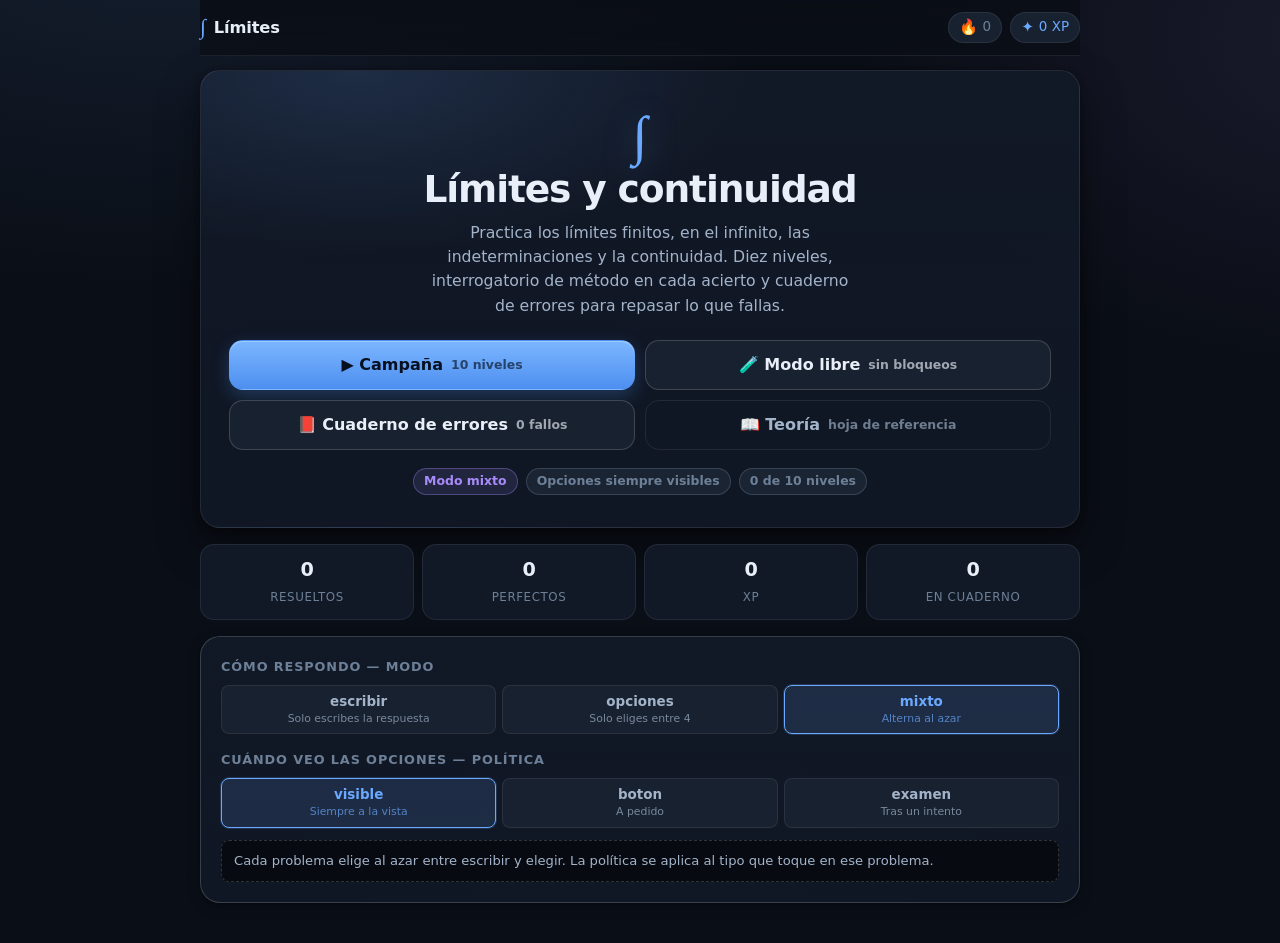
<file: index.html>
<!DOCTYPE html>
<html lang="es">
<head>
<meta charset="utf-8">
<meta name="viewport" content="width=device-width, initial-scale=1, viewport-fit=cover">
<meta name="color-scheme" content="dark">
<meta name="description" content="Juego interactivo para practicar y dominar el cálculo de límites y continuidad de 2º de Bachillerato.">
<title>Límites — Juego de cálculo</title>
<link rel="icon" href="data:image/svg+xml,<svg xmlns='http://www.w3.org/2000/svg' viewBox='0 0 100 100'><text y='.9em' font-size='90'>&#8734;</text></svg>">
<style>
/* =========================================================================
 * styles.css — Interfaz del juego de límites (2º de Bachillerato)
 * -------------------------------------------------------------------------
 * Tema oscuro, mobile-first, sin dependencias.
 * Todas las variables del contrato §10 están definidas aquí.
 * ========================================================================= */

/* =========================================================================
 * 1. Tokens
 * ========================================================================= */

:root {
  color-scheme: dark;

  /* --- Superficies --- */
  --bg: #0a0e16;
  --bg-elev: #111826;
  --bg-elev-2: #18212f;
  --bg-sunken: #070a10;

  /* --- Texto --- */
  --fg: #e9eff8;
  --fg-dim: #a3b4ca;
  --fg-faint: #6d8098;

  /* --- Acento --- */
  --accent: #6aa9ff;
  --accent-2: #a78bfa;
  --ok: #3ddc97;
  --warn: #ffb454;
  --err: #ff6b7f;

  /* --- Variantes suaves (fondos de chips y estados) --- */
  --ok-soft: rgba(61, 220, 151, 0.14);
  --err-soft: rgba(255, 107, 127, 0.14);
  --warn-soft: rgba(255, 180, 84, 0.14);
  --accent-soft: rgba(106, 169, 255, 0.14);
  --accent-2-soft: rgba(167, 139, 250, 0.14);

  /* --- Bordes --- */
  --border: rgba(255, 255, 255, 0.08);
  --border-strong: rgba(255, 255, 255, 0.17);

  /* --- Colores por tópico (CONTRATO §7) --- */
  --c-sustitucion: #5ac8fa;
  --c-infinito: #a78bfa;
  --c-indet: #ffb454;
  --c-continuidad: #3ddc97;

  /* --- Radios --- */
  --r-sm: 8px;
  --r-md: 14px;
  --r-lg: 20px;
  --r-full: 999px;

  /* --- Sombras --- */
  --shadow-1: 0 1px 2px rgba(0, 0, 0, 0.35), 0 4px 14px rgba(0, 0, 0, 0.22);
  --shadow-2: 0 2px 6px rgba(0, 0, 0, 0.4), 0 18px 44px rgba(0, 0, 0, 0.42);

  /* --- Tipografías --- */
  --font: system-ui, -apple-system, "Segoe UI", Roboto, "Helvetica Neue", Arial, "Noto Sans", sans-serif;
  --font-math: "Cambria Math", "Latin Modern Math", "STIX Two Math", "TeX Gyre Termes Math",
    "DejaVu Math TeX Gyre", "XITS Math", Cambria, Georgia, "Times New Roman", serif;
  --font-mono: ui-monospace, SFMono-Regular, "SF Mono", Menlo, Consolas,
    "Liberation Mono", "Courier New", monospace;

  /* --- Ritmo --- */
  --gap: 12px;
  --pad: 16px;
  --maxw: 760px;
  --t-fast: 150ms;
  --t: 200ms;
  --t-slow: 250ms;
  --ease: cubic-bezier(0.2, 0.7, 0.3, 1);
}

/* =========================================================================
 * 2. Reset
 * ========================================================================= */

*,
*::before,
*::after { box-sizing: border-box; }

html,
body {
  margin: 0;
  padding: 0;
  min-height: 100%;
  overflow-x: hidden;
}

html { -webkit-text-size-adjust: 100%; }

body {
  font-family: var(--font);
  font-size: 16px;
  line-height: 1.55;
  color: var(--fg);
  background-color: var(--bg);
  /* Degradado muy sutil: dos focos suaves sobre el fondo base. */
  background-image:
    radial-gradient(1100px 620px at 12% -10%, rgba(106, 169, 255, 0.11), transparent 62%),
    radial-gradient(900px 560px at 108% 4%, rgba(167, 139, 250, 0.10), transparent 60%),
    radial-gradient(800px 520px at 50% 112%, rgba(61, 220, 151, 0.06), transparent 64%);
  background-attachment: fixed;
  -webkit-font-smoothing: antialiased;
  text-rendering: optimizeLegibility;
}

h1, h2, h3, h4, p, ol, ul, figure, blockquote {
  margin: 0;
  padding: 0;
}

ol, ul { list-style: none; }

button, input, select, textarea {
  font: inherit;
  color: inherit;
}

button { cursor: pointer; }

button:disabled { cursor: not-allowed; }

a { color: var(--accent); }

::selection { background: rgba(106, 169, 255, 0.32); }

:focus-visible {
  outline: 2px solid var(--accent);
  outline-offset: 2px;
  border-radius: var(--r-sm);
}

/* =========================================================================
 * 3. Utilidades de composición
 * ========================================================================= */

.app {
  width: 100%;
  max-width: var(--maxw);
  margin: 0 auto;
  padding: 0 var(--pad) calc(40px + env(safe-area-inset-bottom, 0px));
}

.row {
  display: flex;
  align-items: center;
  gap: var(--gap);
}

.row-wrap { flex-wrap: wrap; }

.row-top { align-items: flex-start; }

.grow { flex: 1 1 auto; min-width: 0; }

.spacer { flex: 1 1 auto; }

.muted { color: var(--fg-dim); }

.faint { color: var(--fg-faint); }

.mono { font-family: var(--font-mono); font-variant-numeric: tabular-nums; }

.small { font-size: 0.86rem; }

.tiny { font-size: 0.78rem; }

.center { text-align: center; }

.right { text-align: right; }

.divider {
  height: 1px;
  background: var(--border);
  border: 0;
  margin: 14px 0;
}

.visually-hidden {
  position: absolute;
  width: 1px; height: 1px;
  padding: 0; margin: -1px;
  overflow: hidden;
  clip: rect(0 0 0 0);
  white-space: nowrap;
  border: 0;
}

.stack > * + * { margin-top: 12px; }

/* =========================================================================
 * 4. Cabecera
 * ========================================================================= */

.topbar {
  position: sticky;
  top: 0;
  z-index: 30;
  display: flex;
  align-items: center;
  gap: 10px;
  min-height: 56px;
  padding: 10px 0;
  margin-bottom: 14px;
  background: linear-gradient(to bottom, rgba(10, 14, 22, 0.94), rgba(10, 14, 22, 0.78));
  backdrop-filter: blur(12px);
  -webkit-backdrop-filter: blur(12px);
  border-bottom: 1px solid var(--border);
}

.topbar .brand {
  font-weight: 700;
  letter-spacing: -0.01em;
  font-size: 1.02rem;
  display: flex;
  align-items: center;
  gap: 8px;
}

.topbar .brand-mark {
  font-family: var(--font-math);
  font-size: 1.35rem;
  color: var(--accent);
  line-height: 1;
}

.topbar-stats {
  display: flex;
  align-items: center;
  gap: 8px;
  margin-left: auto;
}

.stat {
  display: inline-flex;
  align-items: center;
  gap: 5px;
  padding: 4px 10px;
  border-radius: var(--r-full);
  background: var(--bg-elev-2);
  border: 1px solid var(--border);
  font-size: 0.84rem;
  font-variant-numeric: tabular-nums;
  white-space: nowrap;
}

.stat .stat-ico { font-size: 0.95rem; line-height: 1; }

.stat-xp { color: var(--accent); }
.stat-streak { color: var(--warn); }
.stat-streak.cold { color: var(--fg-faint); }

/* =========================================================================
 * 5. Pantallas y tarjetas
 * ========================================================================= */

.screen {
  display: block;
}

/* Sólo al cambiar de pantalla: el resto de renders no parpadean */
.screen-enter { animation: fadeUp var(--t) var(--ease); }

.screen-head {
  margin-bottom: 16px;
}

.screen-title {
  font-size: 1.45rem;
  font-weight: 750;
  letter-spacing: -0.02em;
  line-height: 1.2;
}

.screen-sub {
  margin-top: 4px;
  color: var(--fg-dim);
  font-size: 0.93rem;
}

.card {
  background: linear-gradient(180deg, var(--bg-elev) 0%, rgba(17, 24, 38, 0.92) 100%);
  border: 1px solid var(--border);
  border-radius: var(--r-lg);
  box-shadow: var(--shadow-1);
  padding: var(--pad);
}

.card + .card { margin-top: 12px; }

.card-tight { padding: 12px; }

.card-head {
  display: flex;
  align-items: center;
  gap: 8px;
  flex-wrap: wrap;
  margin-bottom: 12px;
}

/* =========================================================================
 * 6. Botones
 * ========================================================================= */

.btn {
  --btn-bg: var(--bg-elev-2);
  --btn-fg: var(--fg);
  --btn-bd: var(--border-strong);
  display: inline-flex;
  align-items: center;
  justify-content: center;
  gap: 8px;
  min-height: 42px;
  padding: 9px 16px;
  border-radius: var(--r-md);
  border: 1px solid var(--btn-bd);
  background: var(--btn-bg);
  color: var(--btn-fg);
  font-size: 0.93rem;
  font-weight: 600;
  line-height: 1.2;
  text-align: center;
  transition: background var(--t) var(--ease), border-color var(--t) var(--ease),
    transform var(--t-fast) var(--ease), opacity var(--t) var(--ease);
  user-select: none;
  -webkit-tap-highlight-color: transparent;
}

.btn:hover:not(:disabled) {
  background: color-mix(in srgb, var(--btn-bg) 70%, #ffffff 8%);
  border-color: var(--border-strong);
}

.btn:active:not(:disabled) { transform: translateY(1px) scale(0.995); }

.btn:disabled {
  opacity: 0.42;
  transform: none;
}

.btn-primary {
  --btn-bg: linear-gradient(180deg, #7cb6ff, #4d8ff0);
  --btn-fg: #06101f;
  --btn-bd: transparent;
  box-shadow: 0 1px 0 rgba(255, 255, 255, 0.25) inset, 0 6px 18px rgba(77, 143, 240, 0.28);
}

.btn-primary:hover:not(:disabled) {
  background: linear-gradient(180deg, #8ec1ff, #5a99f5);
}

.btn-ghost {
  --btn-bg: transparent;
  --btn-fg: var(--fg-dim);
  --btn-bd: var(--border);
}

.btn-ghost:hover:not(:disabled) {
  --btn-fg: var(--fg);
  --btn-bd: var(--border-strong);
  background: rgba(255, 255, 255, 0.04);
}

.btn-danger {
  --btn-bg: transparent;
  --btn-fg: var(--err);
  --btn-bd: rgba(255, 107, 127, 0.4);
}

.btn-danger:hover:not(:disabled) {
  --btn-bg: var(--err-soft);
  --btn-bd: var(--err);
}

.btn-ok {
  --btn-bg: linear-gradient(180deg, #4ee6a6, #27c184);
  --btn-fg: #04160e;
  --btn-bd: transparent;
  box-shadow: 0 1px 0 rgba(255, 255, 255, 0.25) inset, 0 6px 18px rgba(39, 193, 132, 0.26);
}

.btn-sm {
  min-height: 34px;
  padding: 5px 12px;
  font-size: 0.84rem;
  border-radius: var(--r-sm);
}

.btn-block { width: 100%; }

.btn-row {
  display: flex;
  flex-wrap: wrap;
  gap: 8px;
}

.btn-row > .btn { flex: 1 1 132px; }

.icon-btn {
  width: 42px;
  min-height: 42px;
  padding: 0;
  flex: 0 0 auto;
}

.kbd {
  display: inline-block;
  min-width: 18px;
  padding: 1px 5px;
  border-radius: 5px;
  border: 1px solid var(--border-strong);
  background: var(--bg-elev-2);
  font-family: var(--font-mono);
  font-size: 0.7rem;
  line-height: 1.5;
  color: var(--fg-faint);
  text-align: center;
}

/* =========================================================================
 * 7. Chips
 * ========================================================================= */

.chip {
  --chip-c: var(--fg-dim);
  --chip-bg: rgba(255, 255, 255, 0.045);
  display: inline-flex;
  align-items: center;
  gap: 6px;
  padding: 3px 10px;
  border-radius: var(--r-full);
  border: 1px solid color-mix(in srgb, var(--chip-c) 35%, transparent);
  background: color-mix(in srgb, var(--chip-c) 12%, transparent);
  color: var(--chip-c);
  font-size: 0.78rem;
  font-weight: 600;
  line-height: 1.5;
  white-space: nowrap;
  max-width: 100%;
  overflow: hidden;
  text-overflow: ellipsis;
}

.chip-ok { --chip-c: var(--ok); }
.chip-err { --chip-c: var(--err); }
.chip-warn { --chip-c: var(--warn); }
.chip-accent { --chip-c: var(--accent); }
.chip-accent2 { --chip-c: var(--accent-2); }
.chip-mute { --chip-c: var(--fg-faint); }

.chip-solid {
  background: var(--chip-c);
  color: #06101f;
  border-color: transparent;
}

.chip-lvl { --chip-c: var(--accent); }
.chip-modo { --chip-c: var(--accent-2); }
.chip-facil { --chip-c: var(--ok); }
.chip-media { --chip-c: var(--warn); }
.chip-dificil { --chip-c: var(--err); }

/* Chips por tópico: el color lo fija app.js con la variable del contrato. */
.chip-topic[data-topic="sustitucion"] { --chip-c: var(--c-sustitucion); }
.chip-topic[data-topic="infinito"] { --chip-c: var(--c-infinito); }
.chip-topic[data-topic="indeterminacion"] { --chip-c: var(--c-indet); }
.chip-topic[data-topic="continuidad"] { --chip-c: var(--c-continuidad); }

/* Puntos de dificultad ●●○○○ */
.diff-dots {
  font-family: var(--font-mono);
  font-size: 0.72rem;
  letter-spacing: 1px;
  color: var(--chip-c, var(--warn));
}

.diff-dots .off { opacity: 0.28; }

/* =========================================================================
 * 8. Portada
 * ========================================================================= */

.hero {
  padding: 26px 20px 24px;
  border-radius: var(--r-lg);
  border: 1px solid var(--border);
  background:
    radial-gradient(560px 260px at 18% 0%, rgba(106, 169, 255, 0.14), transparent 70%),
    linear-gradient(180deg, var(--bg-elev), rgba(17, 24, 38, 0.9));
  box-shadow: var(--shadow-2);
  text-align: center;
  margin-bottom: 16px;
}

.hero-mark {
  font-family: var(--font-math);
  font-size: 3.4rem;
  line-height: 1;
  color: var(--accent);
  margin-bottom: 6px;
  filter: drop-shadow(0 4px 16px rgba(106, 169, 255, 0.35));
}

.hero-title {
  font-size: clamp(1.7rem, 7vw, 2.35rem);
  font-weight: 800;
  letter-spacing: -0.03em;
  line-height: 1.1;
}

.hero-sub {
  margin: 10px auto 0;
  max-width: 44ch;
  color: var(--fg-dim);
  font-size: 0.98rem;
}

.hero-actions {
  display: grid;
  grid-template-columns: 1fr;
  gap: 10px;
  margin-top: 22px;
}

.hero-actions .btn { min-height: 50px; font-size: 1rem; }

.hero-foot {
  margin-top: 18px;
  display: flex;
  justify-content: center;
  gap: 8px;
  flex-wrap: wrap;
}

.stat-strip {
  display: grid;
  grid-template-columns: repeat(auto-fit, minmax(96px, 1fr));
  gap: 8px;
  margin-bottom: 16px;
}

.stat-cell {
  text-align: center;
  padding: 10px 6px;
  border-radius: var(--r-md);
  background: var(--bg-elev);
  border: 1px solid var(--border);
}

.stat-cell b {
  display: block;
  font-size: 1.2rem;
  font-variant-numeric: tabular-nums;
  letter-spacing: -0.02em;
}

.stat-cell span {
  font-size: 0.74rem;
  color: var(--fg-faint);
  text-transform: uppercase;
  letter-spacing: 0.05em;
}

/* =========================================================================
 * 9. Campaña: rejilla de niveles
 * ========================================================================= */

.levels {
  display: grid;
  grid-template-columns: repeat(auto-fill, minmax(150px, 1fr));
  gap: 10px;
}

.level {
  position: relative;
  display: block;
  width: 100%;
  text-align: left;
  padding: 13px 14px;
  border-radius: var(--r-md);
  border: 1px solid var(--border);
  background: linear-gradient(180deg, var(--bg-elev), rgba(17, 24, 38, 0.9));
  box-shadow: var(--shadow-1);
  transition: transform var(--t-fast) var(--ease), border-color var(--t) var(--ease),
    box-shadow var(--t) var(--ease);
}

.level:hover:not(:disabled) {
  transform: translateY(-2px);
  border-color: var(--border-strong);
  box-shadow: var(--shadow-2);
}

.level:disabled {
  opacity: 0.5;
  box-shadow: none;
}

.level.passed {
  border-color: color-mix(in srgb, var(--ok) 45%, transparent);
  background:
    linear-gradient(180deg, rgba(61, 220, 151, 0.10), rgba(17, 24, 38, 0.92));
}

.level-top {
  display: flex;
  align-items: center;
  gap: 8px;
  margin-bottom: 2px;
}

.level-n {
  display: inline-grid;
  place-items: center;
  width: 24px;
  height: 24px;
  border-radius: var(--r-full);
  background: var(--bg-elev-2);
  border: 1px solid var(--border-strong);
  font-family: var(--font-mono);
  font-size: 0.78rem;
  font-weight: 700;
  color: var(--fg-dim);
  flex: 0 0 auto;
}

.level.passed .level-n {
  background: var(--ok);
  color: #04160e;
  border-color: transparent;
}

.level-name {
  font-weight: 700;
  font-size: 0.96rem;
  letter-spacing: -0.01em;
  min-width: 0;
  overflow-wrap: anywhere;
  line-height: 1.25;
}

.level-meta {
  margin-top: 6px;
  display: flex;
  align-items: center;
  gap: 8px;
  flex-wrap: wrap;
  font-size: 0.76rem;
  color: var(--fg-faint);
}

.stars {
  margin-left: auto;
  font-size: 0.9rem;
  letter-spacing: 2px;
  color: var(--fg-faint);
  white-space: nowrap;
}

.stars .off {
  filter: grayscale(1);
  opacity: 0.32;
}

.stars .on {
  color: var(--warn);
  text-shadow: 0 0 10px rgba(255, 180, 84, 0.45);
}

.level-lock {
  font-size: 0.82rem;
  opacity: 0.8;
  flex: 0 0 auto;
}

.level-bar {
  margin-top: 8px;
  height: 5px;
  border-radius: var(--r-full);
  background: rgba(255, 255, 255, 0.07);
  overflow: hidden;
}

.level-bar > i {
  display: block;
  height: 100%;
  border-radius: var(--r-full);
  background: linear-gradient(90deg, var(--accent), var(--accent-2));
  transition: width var(--t-slow) var(--ease);
}

/* Barra de progreso genérica */
.bar {
  height: 7px;
  border-radius: var(--r-full);
  background: rgba(255, 255, 255, 0.07);
  overflow: hidden;
}

.bar > i {
  display: block;
  height: 100%;
  border-radius: var(--r-full);
  background: linear-gradient(90deg, var(--accent), var(--accent-2));
  transition: width var(--t-slow) var(--ease);
}

.bar.bar-ok > i { background: linear-gradient(90deg, var(--ok), #7fe7c2); }
.bar.bar-warn > i { background: linear-gradient(90deg, var(--warn), #ffd7a0); }

.progress-line {
  display: flex;
  align-items: center;
  gap: 10px;
  margin-bottom: 10px;
  font-size: 0.8rem;
  color: var(--fg-dim);
}

/* =========================================================================
 * 10. Juego: enunciado
 * ========================================================================= */

.stmt {
  text-align: center;
  padding: 6px 0 2px;
}

.stmt-lead {
  color: var(--fg-dim);
  font-size: 0.88rem;
  margin-bottom: 4px;
}

.stmt-eq {
  margin-top: 10px;
  display: flex;
  align-items: center;
  justify-content: center;
  gap: 10px;
  flex-wrap: wrap;
  padding-top: 10px;
  border-top: 1px dashed var(--border);
  color: var(--fg-dim);
  font-size: 0.9rem;
}

/* Enunciado: la fórmula se desplaza si no cabe, pero el "= ?" siempre se ve */
.stmt-eqbox {
  display: flex;
  align-items: center;
  justify-content: center;
  gap: 8px;
  max-width: 100%;
  margin-top: 2px;
}

.stmt-math {
  flex: 0 1 auto;
  min-width: 0;
  max-width: 100%;
  overflow-x: auto;
  overflow-y: hidden;
}

.eq-tail {
  flex: 0 0 auto;
  font-family: var(--font-math);
  font-size: 1.3em;
  color: var(--accent);
  white-space: nowrap;
}

.stmt-eq .what { color: var(--fg); font-weight: 700; }

.piecewise {
  display: flex;
  flex-direction: column;
  align-items: center;
  gap: 2px;
  margin: 4px 0 2px;
  overflow-x: auto;
  max-width: 100%;
}

.piece {
  display: flex;
  align-items: center;
  gap: 10px;
  padding: 4px 10px;
  border-radius: var(--r-sm);
}

.piece .brace {
  align-self: stretch;
  display: flex;
  align-items: center;
  font-family: var(--font-math);
  font-size: 2.1em;
  color: var(--fg-faint);
  line-height: 0.85;
}

.piece .cond {
  font-family: var(--font-math);
  color: var(--fg-dim);
  font-size: 0.92em;
}

.piece-ask {
  margin-top: 8px;
  color: var(--accent);
  font-weight: 600;
  font-size: 0.95rem;
}

/* Objetivo: x → a, x → a⁻, x → a⁺, x → +∞, x → −∞ */
.target {
  display: inline-flex;
  align-items: center;
  gap: 10px;
  padding: 8px 14px;
  margin-top: 10px;
  border-radius: var(--r-md);
  background: var(--bg-elev-2);
  border: 1px solid var(--border);
  max-width: 100%;
  overflow-x: auto;
}

.target-label {
  font-size: 0.74rem;
  text-transform: uppercase;
  letter-spacing: 0.08em;
  color: var(--fg-faint);
  white-space: nowrap;
}

.target-eq {
  color: var(--fg-dim);
  font-size: 1rem;
  white-space: nowrap;
}

.target-answer {
  color: var(--accent);
  font-weight: 700;
}

/* =========================================================================
 * 11. MathML
 * ========================================================================= */

.math,
math {
  font-family: var(--font-math);
  font-size: 1.35em;
  line-height: 1.5;
  display: block;
  max-width: 100%;
  overflow-x: auto;
  overflow-y: hidden;
  vertical-align: middle;
  white-space: nowrap;          /* una fórmula larga se desplaza, no se parte */
  -webkit-overflow-scrolling: touch;
}

.stmt .math,
.stmt math,
.piecewise math,
.step-m math,
.formula math { display: inline-block; width: auto; max-width: 100%; }

math {
  display: block;
  overflow-x: auto;
  max-width: 100%;
  padding: 2px 0;
}

/* Scrollbars discretas: un límite largo se desplaza, pero sin cantar */
.math, math, .table-wrap, .target, .piecewise, .step-m, .formula, .toc,
.qopt, .opt, .field, .nb-title {
  scrollbar-width: thin;
  scrollbar-color: rgba(255, 255, 255, 0.2) transparent;
}

*::-webkit-scrollbar { width: 6px; height: 6px; }
*::-webkit-scrollbar-track { background: transparent; }
*::-webkit-scrollbar-thumb {
  background: rgba(255, 255, 255, 0.16);
  border-radius: 3px;
}
*::-webkit-scrollbar-thumb:hover { background: rgba(255, 255, 255, 0.28); }

math mrow { display: inline-block; }

math mfrac {
  display: inline-block;
  vertical-align: middle;
  margin: 0 0.12em;
  font-size: 0.95em;
}

/* La barra de fracción la dibuja el navegador: no la duplicamos */
math mfrac > * { padding: 0 0.28em; }
math mfrac > *:first-child { padding-bottom: 0.1em; }
math mfrac > *:last-child { padding-top: 0.1em; }

math msqrt {
  padding: 0 0.15em;
  border-top: 1px solid currentColor;
}

math mn, math mi, math mo, math mtext {
  font-family: var(--font-math);
  font-size: 1em;
}

math mo { padding: 0 0.12em; }

math mtable { margin: 0 auto; }

/* Tabla normal (no MathML) con la misma paleta */
.table-wrap {
  overflow-x: auto;
  border-radius: var(--r-md);
  border: 1px solid var(--border);
  -webkit-overflow-scrolling: touch;
}

.table {
  width: 100%;
  border-collapse: collapse;
  font-size: 0.88rem;
}

.table th,
.table td {
  padding: 9px 11px;
  text-align: left;
  border-bottom: 1px solid var(--border);
  vertical-align: top;
}

.table thead th {
  background: var(--bg-elev-2);
  color: var(--fg-dim);
  font-weight: 600;
  font-size: 0.78rem;
  text-transform: uppercase;
  letter-spacing: 0.05em;
  white-space: nowrap;
}

.table tbody tr:last-child td { border-bottom: 0; }

.table tbody tr:hover td { background: rgba(255, 255, 255, 0.025); }

.table .t-math { font-family: var(--font-math); font-size: 1.05em; white-space: nowrap; }

/* Dentro de las tablas la fórmula no lleva caja ni scroll propio:
   manda el scroll horizontal de .table-wrap */
.table td .formula {
  display: block;
  overflow: visible;
  padding: 0;
  margin: 0;
  background: none;
  border: 0;
  border-radius: 0;
  min-width: 0;
}

.table td .formula math { overflow: visible; max-width: none; }

/* =========================================================================
 * 12. Entrada y opciones
 * ========================================================================= */

.answer-row {
  display: flex;
  gap: 8px;
  align-items: stretch;
}

.field-wrap {
  display: flex;
  flex: 1 1 auto;
  min-width: 0;
  position: relative;
}

.field {
  flex: 1 1 auto;
  width: 100%;
  min-width: 0;
  min-height: 46px;
  padding: 11px 14px;
  border-radius: var(--r-md);
  border: 1px solid var(--border-strong);
  background: var(--bg-sunken);
  color: var(--fg);
  font-family: var(--font-mono);
  font-size: 1.02rem;
  font-variant-numeric: tabular-nums;
  transition: border-color var(--t) var(--ease), box-shadow var(--t) var(--ease),
    background var(--t) var(--ease);
}

.field::placeholder {
  color: var(--fg-faint);
  font-family: var(--font);
  font-size: 0.92rem;
}

.field:focus {
  outline: none;
  border-color: var(--accent);
  box-shadow: 0 0 0 3px rgba(106, 169, 255, 0.2);
  background: #050810;
}

.field:disabled { opacity: 0.5; }

.field-wrap { flex: 1 1 auto; min-width: 0; position: relative; }

.field-hint {
  margin-top: 6px;
  font-size: 0.78rem;
  color: var(--fg-faint);
}

.field-hint code {
  font-family: var(--font-mono);
  background: var(--bg-elev-2);
  border: 1px solid var(--border);
  border-radius: 5px;
  padding: 0 4px;
}

.answer-row > .btn { flex: 0 0 auto; }

/* Opciones múltiples */
.opts {
  display: grid;
  grid-template-columns: 1fr;
  gap: 8px;
  margin-top: 12px;
}

.opt {
  display: flex;
  align-items: center;
  gap: 10px;
  width: 100%;
  min-height: 48px;
  padding: 10px 13px;
  border-radius: var(--r-md);
  border: 1px solid var(--border-strong);
  background: var(--bg-elev-2);
  color: var(--fg);
  font-family: var(--font-mono);
  font-size: 1rem;
  font-variant-numeric: tabular-nums;
  text-align: left;
  transition: background var(--t) var(--ease), border-color var(--t) var(--ease),
    transform var(--t-fast) var(--ease), opacity var(--t) var(--ease);
}

.opt:hover:not(:disabled) {
  background: rgba(106, 169, 255, 0.1);
  border-color: var(--accent);
  transform: translateY(-1px);
}

.opt:active:not(:disabled) { transform: translateY(0) scale(0.995); }

.opt:disabled { opacity: 0.55; }

.opt-key {
  display: inline-grid;
  place-items: center;
  flex: 0 0 auto;
  width: 22px;
  height: 22px;
  border-radius: var(--r-sm);
  background: var(--bg-sunken);
  border: 1px solid var(--border);
  font-family: var(--font-mono);
  font-size: 0.72rem;
  color: var(--fg-faint);
}

.opt-text { flex: 1 1 auto; min-width: 0; overflow-wrap: anywhere; }

.opt-mark { flex: 0 0 auto; font-size: 1rem; opacity: 0; transition: opacity var(--t) var(--ease); }

.opt.correct {
  border-color: var(--ok);
  background: var(--ok-soft);
  animation: pop var(--t-slow) var(--ease);
}

.opt.correct .opt-mark { opacity: 1; color: var(--ok); }

.opt.correct .opt-key {
  background: var(--ok);
  border-color: transparent;
  color: #04160e;
  font-weight: 700;
}

.opt.wrong {
  border-color: var(--err);
  background: var(--err-soft);
  animation: shake 260ms var(--ease);
}

.opt.wrong .opt-mark { opacity: 1; color: var(--err); }

.opt.wrong .opt-key {
  background: var(--err);
  border-color: transparent;
  color: #2a0308;
  font-weight: 700;
}

.opt.dimmed { opacity: 0.4; }

/* Barra de herramientas */
.tools {
  display: flex;
  flex-wrap: wrap;
  gap: 8px;
  margin-top: 12px;
  padding-top: 12px;
  border-top: 1px dashed var(--border);
}

.tools .btn { flex: 0 1 auto; }

.tools .icon-btn { flex: 0 0 auto; }

.tools-right { margin-left: auto; }

.locked-note {
  display: inline-flex;
  align-items: center;
  gap: 6px;
  color: var(--fg-faint);
  font-size: 0.8rem;
}

/* =========================================================================
 * 13. Feedback
 * ========================================================================= */

.feedback {
  display: flex;
  gap: 10px;
  align-items: flex-start;
  padding: 12px 14px;
  border-radius: var(--r-md);
  border: 1px solid var(--border-strong);
  background: var(--bg-elev-2);
  animation: fadeUp var(--t) var(--ease);
}

.feedback-ico {
  flex: 0 0 auto;
  width: 26px;
  height: 26px;
  display: grid;
  place-items: center;
  border-radius: var(--r-full);
  font-size: 0.9rem;
  font-weight: 700;
}

.feedback-body { flex: 1 1 auto; min-width: 0; }

.feedback-title { font-weight: 700; font-size: 0.97rem; }

.feedback-reason { font-size: 0.89rem; color: var(--fg-dim); margin-top: 2px; }

.feedback.gone { border-color: color-mix(in srgb, var(--ok) 50%, transparent); background: var(--ok-soft); }
.feedback.gone .feedback-ico { background: var(--ok); color: #04160e; }
.feedback.gone .feedback-title { color: var(--ok); }

.feedback.miss { border-color: color-mix(in srgb, var(--err) 50%, transparent); background: var(--err-soft); }
.feedback.miss .feedback-ico { background: var(--err); color: #2a0308; }
.feedback.miss .feedback-title { color: var(--err); }

.feedback.faded {
  border-color: color-mix(in srgb, var(--warn) 45%, transparent);
  background: var(--warn-soft);
}
.feedback.faded .feedback-ico { background: var(--warn); color: #241301; }
.feedback.faded .feedback-title { color: var(--warn); }

.fb-xp {
  display: inline-flex;
  align-items: center;
  gap: 4px;
  margin-top: 6px;
  padding: 2px 8px;
  border-radius: var(--r-full);
  background: rgba(106, 169, 255, 0.16);
  border: 1px solid rgba(106, 169, 255, 0.35);
  color: var(--accent);
  font-size: 0.78rem;
  font-weight: 700;
  animation: pop var(--t-slow) var(--ease);
}

/* =========================================================================
 * 14. Interrogatorio de método
 * ========================================================================= */

.quiz {
  border-color: rgba(167, 139, 250, 0.34);
  background:
    radial-gradient(560px 200px at 80% 0%, rgba(167, 139, 250, 0.10), transparent 70%),
    linear-gradient(180deg, var(--bg-elev), rgba(17, 24, 38, 0.92));
}

.quiz-head {
  display: flex;
  align-items: center;
  gap: 8px;
  margin-bottom: 10px;
}

.quiz-q {
  font-size: 1.02rem;
  font-weight: 700;
  letter-spacing: -0.01em;
  line-height: 1.35;
  margin-bottom: 12px;
}

.quiz-q .method-name { color: var(--accent-2); }

.quiz-opts {
  display: grid;
  grid-template-columns: 1fr;
  gap: 8px;
}

.qopt {
  display: flex;
  align-items: flex-start;
  gap: 10px;
  width: 100%;
  min-height: 46px;
  padding: 11px 13px;
  border-radius: var(--r-md);
  border: 1px solid var(--border-strong);
  background: var(--bg-elev-2);
  color: var(--fg);
  font-family: var(--font);
  font-size: 0.92rem;
  line-height: 1.45;
  text-align: left;
  transition: background var(--t) var(--ease), border-color var(--t) var(--ease),
    transform var(--t-fast) var(--ease), opacity var(--t) var(--ease);
}

.qopt:hover:not(:disabled) {
  background: rgba(167, 139, 250, 0.12);
  border-color: var(--accent-2);
  transform: translateY(-1px);
}

.qopt:disabled { cursor: default; }

.qopt .opt-key { margin-top: 1px; }

.qopt.correct {
  border-color: var(--ok);
  background: var(--ok-soft);
  animation: pop var(--t-slow) var(--ease);
}

.qopt.wrong {
  border-color: var(--err);
  background: var(--err-soft);
  animation: shake 260ms var(--ease);
}

.qopt.dimmed { opacity: 0.38; }

.explain {
  margin-top: 12px;
  padding: 11px 13px;
  border-radius: var(--r-md);
  border-left: 3px solid var(--accent-2);
  background: var(--accent-2-soft);
  font-size: 0.9rem;
  color: var(--fg);
  animation: fadeUp var(--t) var(--ease);
}

.explain b { color: var(--accent-2); }

/* =========================================================================
 * 15. Panel de solución
 * ========================================================================= */

.panel-solution {
  border-color: rgba(106, 169, 255, 0.3);
  background:
    radial-gradient(620px 220px at 12% 0%, rgba(106, 169, 255, 0.09), transparent 70%),
    linear-gradient(180deg, var(--bg-elev), rgba(17, 24, 38, 0.94));
}

.panel-solution .sol-head {
  font-size: 0.9rem;
  color: var(--fg-dim);
  margin-bottom: 12px;
  padding-bottom: 10px;
  border-bottom: 1px dashed var(--border);
}

.panel-solution .sol-head strong { color: var(--accent); font-family: var(--font-mono); }

.sol-steps {
  counter-reset: sol;
  display: flex;
  flex-direction: column;
  gap: 10px;
}

/* Alias: el motor real usa <ol class="steps"> con .step-n / .step-body */
.steps {
  counter-reset: none;
  display: flex;
  flex-direction: column;
  gap: 10px;
  list-style: none;
  margin: 12px 0 0;
}

.step-body { min-width: 0; }

.step-n {
  position: absolute;
  left: 11px;
  top: 11px;
  display: grid;
  place-items: center;
  width: 20px;
  height: 20px;
  border-radius: var(--r-full);
  background: var(--bg-sunken);
  border: 1px solid var(--border-strong);
  font-family: var(--font-mono);
  font-size: 0.7rem;
  font-weight: 700;
  color: var(--fg-dim);
}

.step.is-key .step-n,
.step.key .step-n {
  background: var(--accent);
  color: #06101f;
  border-color: transparent;
}

.sol-statement {
  display: flex;
  align-items: center;
  justify-content: center;
  gap: 12px;
  flex-wrap: wrap;
  padding: 10px;
  margin-bottom: 4px;
  border-radius: var(--r-md);
  background: var(--bg-sunken);
  border: 1px solid var(--border);
  overflow-x: auto;
}

.sol-target {
  font-family: var(--font-math);
  font-size: 1.05em;
  color: var(--accent);
  white-space: nowrap;
}

.step {
  position: relative;
  padding: 11px 13px 11px 40px;
  border-radius: var(--r-md);
  border: 1px solid var(--border);
  background: var(--bg-elev-2);
  counter-increment: sol;
  animation: fadeUp var(--t) var(--ease);
}

.step::before {
  content: counter(sol);
  position: absolute;
  left: 11px;
  top: 11px;
  display: grid;
  place-items: center;
  width: 20px;
  height: 20px;
  border-radius: var(--r-full);
  background: var(--bg-sunken);
  border: 1px solid var(--border-strong);
  font-family: var(--font-mono);
  font-size: 0.7rem;
  font-weight: 700;
  color: var(--fg-dim);
}

.step-t,
.step-title { font-weight: 700; font-size: 0.95rem; letter-spacing: -0.01em; }

.step-d,
.step-detail {
  margin-top: 3px;
  font-size: 0.88rem;
  color: var(--fg-dim);
  line-height: 1.5;
}

.step-m,
.step-math {
  margin-top: 8px;
  padding: 8px 10px;
  border-radius: var(--r-sm);
  background: var(--bg-sunken);
  border: 1px solid var(--border);
  overflow-x: auto;
  max-width: 100%;
}

.step-math > math,
.step-m > math { display: inline-block; }

.steps .step { padding-left: 40px; }

.step.is-key {
  border-color: color-mix(in srgb, var(--accent) 55%, transparent);
  background: linear-gradient(180deg, rgba(106, 169, 255, 0.12), var(--bg-elev-2));
  box-shadow: 0 0 0 1px rgba(106, 169, 255, 0.14);
}

.step.is-key::before {
  background: var(--accent);
  color: #06101f;
  border-color: transparent;
}

.step.is-key .step-t,
.step.is-key .step-title,
.step.key .step-title { color: var(--accent); }

/* Si el motor numera los pasos por su cuenta, quitamos nuestro contador
   (su .step-n ya hace de número) pero dejamos el hueco para que no solape */
.engine-numbered .step { padding-left: 40px; }

.engine-numbered .step::before { display: none; }

.step-badge {
  display: inline-block;
  margin-left: 8px;
  padding: 1px 7px;
  border-radius: var(--r-full);
  background: var(--accent);
  color: #06101f;
  font-size: 0.66rem;
  font-weight: 800;
  text-transform: uppercase;
  letter-spacing: 0.06em;
  vertical-align: 2px;
}

.sol-note {
  margin-top: 12px;
  padding: 11px 13px;
  border-radius: var(--r-md);
  border-left: 3px solid var(--warn);
  background: var(--warn-soft);
  font-size: 0.89rem;
}

/* =========================================================================
 * 16. Ajustes
 * ========================================================================= */

.settings {
  border-color: var(--border-strong);
}

.settings h3 {
  font-size: 0.8rem;
  text-transform: uppercase;
  letter-spacing: 0.07em;
  color: var(--fg-faint);
  margin-bottom: 8px;
  font-weight: 700;
}

.seg {
  display: grid;
  grid-template-columns: repeat(3, 1fr);
  gap: 6px;
}

.seg-btn {
  min-height: 40px;
  padding: 8px 6px;
  border-radius: var(--r-sm);
  border: 1px solid var(--border);
  background: var(--bg-elev-2);
  color: var(--fg-dim);
  font-size: 0.84rem;
  font-weight: 600;
  line-height: 1.25;
  transition: all var(--t) var(--ease);
}

.seg-btn:hover { border-color: var(--border-strong); color: var(--fg); }

.seg-btn.on {
  background: var(--accent-soft);
  border-color: var(--accent);
  color: var(--accent);
  box-shadow: 0 0 0 1px rgba(106, 169, 255, 0.2);
}

.seg-btn small {
  display: block;
  font-size: 0.68rem;
  font-weight: 500;
  opacity: 0.7;
  margin-top: 1px;
}

.settings-note {
  margin-top: 12px;
  padding: 10px 12px;
  border-radius: var(--r-sm);
  background: var(--bg-sunken);
  border: 1px dashed var(--border-strong);
  font-size: 0.82rem;
  color: var(--fg-dim);
}

/* =========================================================================
 * 17. Cuaderno de errores
 * ========================================================================= */

.nb-summary {
  display: grid;
  grid-template-columns: repeat(auto-fit, minmax(110px, 1fr));
  gap: 8px;
  margin-bottom: 14px;
}

.nb-group { margin-bottom: 16px; }

.nb-group-head {
  display: flex;
  align-items: center;
  gap: 8px;
  margin-bottom: 8px;
}

.nb-list {
  display: flex;
  flex-direction: column;
  gap: 8px;
}

.nb-item {
  display: block;
  padding: 11px 12px;
  border-radius: var(--r-md);
  border: 1px solid var(--border);
  background: var(--bg-elev-2);
  transition: border-color var(--t) var(--ease);
}

.nb-item:hover { border-color: var(--border-strong); }

.nb-top {
  display: flex;
  align-items: center;
  gap: 6px;
  flex-wrap: wrap;
  margin-bottom: 6px;
}

.nb-why {
  flex: 0 0 auto;
}

.nb-info { min-width: 0; }

.nb-title {
  font-size: 0.93rem;
  font-weight: 600;
  line-height: 1.35;
  overflow-wrap: anywhere;
}

.nb-meta {
  margin-top: 4px;
  font-size: 0.76rem;
  color: var(--fg-faint);
  display: flex;
  gap: 6px 10px;
  flex-wrap: wrap;
}

.how-fallo { --chip-c: var(--err); }
.how-metodo { --chip-c: var(--accent-2); }
.how-saltado { --chip-c: var(--fg-faint); }
.how-solucion { --chip-c: var(--warn); }
.how-ayudado { --chip-c: var(--accent); }
.how-acierto { --chip-c: var(--ok); }

.empty {
  text-align: center;
  padding: 30px 16px;
  color: var(--fg-dim);
}

.empty-mark {
  font-family: var(--font-math);
  font-size: 2.6rem;
  color: var(--ok);
  opacity: 0.55;
  margin-bottom: 8px;
}

.empty-title { font-weight: 700; color: var(--fg); margin-bottom: 4px; }

/* =========================================================================
 * 18. Avisos
 * ========================================================================= */

.notice {
  display: flex;
  align-items: flex-start;
  gap: 9px;
  padding: 9px 12px;
  border-radius: var(--r-md);
  font-size: 0.85rem;
  border: 1px solid var(--border);
  background: var(--bg-elev-2);
  color: var(--fg-dim);
}

.notice-ico { flex: 0 0 auto; }

.notice-warn {
  border-color: rgba(255, 180, 84, 0.4);
  background: var(--warn-soft);
  color: #ffd9a8;
}

.notice-accent {
  border-color: rgba(106, 169, 255, 0.36);
  background: var(--accent-soft);
  color: #bcd7ff;
}

.notice-info {
  border-color: rgba(167, 139, 250, 0.36);
  background: var(--accent-2-soft);
  color: #d6c8ff;
}

.review-banner {
  margin-bottom: 12px;
  border-left: 3px solid var(--warn);
}

/* Fin de partida */
.finish {
  text-align: center;
}

.finish-title {
  font-size: 1.6rem;
  font-weight: 800;
  letter-spacing: -0.03em;
}

.finish-score {
  margin: 14px 0;
  display: flex;
  justify-content: center;
  gap: 18px;
  flex-wrap: wrap;
}

.finish-score b {
  display: block;
  font-size: 1.6rem;
  font-variant-numeric: tabular-nums;
  letter-spacing: -0.02em;
}

.finish-score span {
  font-size: 0.75rem;
  color: var(--fg-faint);
  text-transform: uppercase;
  letter-spacing: 0.05em;
}

.finish-stars { font-size: 1.7rem; letter-spacing: 6px; margin: 6px 0 4px; }

/* =========================================================================
 * 19. Teoría
 * ========================================================================= */

.theory {
  display: grid;
  grid-template-columns: 1fr;
  gap: 14px;
}

.toc {
  position: sticky;
  top: 66px;
  align-self: start;
  padding: 12px;
  border-radius: var(--r-md);
  border: 1px solid var(--border);
  background: var(--bg-elev);
}

.toc-title {
  font-size: 0.72rem;
  text-transform: uppercase;
  letter-spacing: 0.08em;
  color: var(--fg-faint);
  font-weight: 700;
  margin-bottom: 8px;
}

.toc-list { display: flex; flex-direction: column; gap: 2px; }

.toc a {
  display: block;
  padding: 6px 9px;
  border-radius: var(--r-sm);
  font-size: 0.85rem;
  color: var(--fg-dim);
  text-decoration: none;
  transition: background var(--t) var(--ease), color var(--t) var(--ease);
}

.toc a:hover { background: var(--bg-elev-2); color: var(--fg); }

.toc a.on { background: var(--accent-soft); color: var(--accent); font-weight: 600; }

.theory-body { display: flex; flex-direction: column; gap: 14px; min-width: 0; }

.theory-sec {
  scroll-margin-top: 70px;
  padding: 16px;
  border-radius: var(--r-lg);
  border: 1px solid var(--border);
  background: linear-gradient(180deg, var(--bg-elev), rgba(17, 24, 38, 0.9));
  box-shadow: var(--shadow-1);
}

.theory-sec > h2 {
  font-size: 1.1rem;
  font-weight: 750;
  letter-spacing: -0.02em;
  margin-bottom: 10px;
  display: flex;
  align-items: center;
  gap: 8px;
}

.theory-sec h3 {
  font-size: 0.93rem;
  font-weight: 700;
  margin: 14px 0 6px;
  color: var(--accent);
}

.theory-sec p {
  font-size: 0.93rem;
  color: var(--fg-dim);
  line-height: 1.6;
  margin-bottom: 8px;
}

.theory-sec p b,
.theory-sec li b { color: var(--fg); }

.theory-sec ul,
.theory-sec ol {
  margin: 0 0 10px;
  padding-left: 2px;
  display: flex;
  flex-direction: column;
  gap: 6px;
}

.theory-sec li {
  position: relative;
  padding-left: 20px;
  font-size: 0.91rem;
  color: var(--fg-dim);
  line-height: 1.55;
}

.theory-sec li::before {
  content: "";
  position: absolute;
  left: 4px;
  top: 0.62em;
  width: 6px;
  height: 6px;
  border-radius: 50%;
  background: var(--accent);
  opacity: 0.65;
}

.theory-sec ol { counter-reset: th; }
.theory-sec ol li { counter-increment: th; padding-left: 26px; }
.theory-sec ol li::before {
  content: counter(th);
  inset: auto;
  left: 0;
  top: 0;
  width: 18px;
  height: 18px;
  display: grid;
  place-items: center;
  font-family: var(--font-mono);
  font-size: 0.66rem;
  color: var(--accent);
  background: var(--accent-soft);
  border-radius: var(--r-full);
  opacity: 1;
}

.formula {
  display: flex;
  justify-content: center;
  align-items: baseline;
  gap: 0.55em;
  flex-wrap: wrap;
  padding: 12px 10px;
  margin: 10px 0;
  border-radius: var(--r-md);
  background: var(--bg-sunken);
  border: 1px solid var(--border);
  overflow-x: auto;
  max-width: 100%;
}

/* Jerarquía: es texto con separadores, no una fórmula que deba ir en <math> */
.formula-text {
  font-family: var(--font-math);
  font-size: 1.12em;
  font-weight: 700;
  color: var(--fg);
  text-align: center;
  line-height: 1.9;
}

.formula-text mo {
  padding: 0 0.1em;
  color: var(--accent);
  font-weight: 700;
}

.callout {
  margin: 10px 0;
  padding: 11px 13px;
  border-radius: var(--r-md);
  border-left: 3px solid var(--accent);
  background: var(--accent-soft);
  font-size: 0.89rem;
  color: var(--fg);
  line-height: 1.55;
}

.callout-warn { border-left-color: var(--warn); background: var(--warn-soft); }
.callout-ok { border-left-color: var(--ok); background: var(--ok-soft); }

.callout b { color: var(--fg); }

/* =========================================================================
 * 20. Animaciones
 * ========================================================================= */

@keyframes fadeUp {
  from { opacity: 0; transform: translateY(6px); }
  to { opacity: 1; transform: translateY(0); }
}

@keyframes pop {
  0% { transform: scale(1); }
  45% { transform: scale(1.035); }
  100% { transform: scale(1); }
}

@keyframes shake {
  0%, 100% { transform: translateX(0); }
  22% { transform: translateX(-5px); }
  46% { transform: translateX(4px); }
  70% { transform: translateX(-2px); }
}

@keyframes barGrow {
  from { transform: scaleX(0); }
  to { transform: scaleX(1); }
}

/* =========================================================================
 * 21. Responsive
 * ========================================================================= */

@media (min-width: 560px) {
  :root { --pad: 20px; }

  .hero-actions { grid-template-columns: repeat(2, 1fr); }

  .opts { grid-template-columns: repeat(2, 1fr); }

  .quiz-opts { grid-template-columns: repeat(2, 1fr); }
}

/* En pantallas estrechas las fórmulas se achican un poco para que quepan */
@media (max-width: 420px) {
  .math, math { font-size: 1.1em; }

  .formula math, .step-m math { font-size: 1.05em; }

  .stmt-lead { font-size: 0.84rem; }
}

@media (min-width: 900px) {
  :root { --maxw: 920px; }

  .theory { grid-template-columns: 210px 1fr; align-items: start; }

  .hero { padding: 38px 28px 32px; }

  .opts { grid-template-columns: repeat(2, 1fr); }

  .levels { grid-template-columns: repeat(auto-fill, minmax(200px, 1fr)); }
}

/* =========================================================================
 * 22. Accesibilidad: sin movimiento si el usuario lo pide
 * ========================================================================= */

@media (prefers-reduced-motion: reduce) {
  *,
  *::before,
  *::after {
    animation-duration: 0.001ms !important;
    animation-iteration-count: 1 !important;
    transition-duration: 0.001ms !important;
    scroll-behavior: auto !important;
  }

  .opt.correct,
  .opt.wrong,
  .qopt.correct,
  .qopt.wrong {
    animation: none;
  }

  .screen, .screen-enter { animation: none; }
}

/* =========================================================================
 * 23. Impresión (por si alguien saca el tema en papel)
 * ========================================================================= */

@media print {
  body {
    background: #fff;
    color: #000;
  }

  .topbar, .tools, .btn, .toc { display: none !important; }

  .card, .theory-sec {
    box-shadow: none;
    border-color: #ccc;
    background: #fff;
  }
}
</style>
</head>
<body>
<noscript>
  <p style="padding:2rem;font-family:system-ui">
    Este juego necesita JavaScript activado para funcionar.
  </p>
</noscript>
<div id="app"></div>

<script>
/* =====================================================================
 * engine.js — Motor matemático exacto y generador de ejercicios
 *             de límites (2º Bachillerato, LOMLOE).
 *
 * Expone un único global: window.Lim
 * Sin dependencias. Sin import/export. Sin eval ni new Function.
 *
 * Estructura del fichero:
 *   §1  Q        Racionales exactos sobre BigInt
 *   §2  Poly     Polinomios con coeficientes racionales
 *   §3  ast      AST de expresiones + render MathML / LaTeX / plano
 *   §4  limit    Motor de límites
 *   §5  rng      Generador pseudoaleatorio determinista
 *   §6  utils    Ayudas internas (formatos, quiz, distractores)
 *   §7  generadores (los 23)
 *   §8  niveles, tópicos y métodos
 *   §9  API de alto nivel (generate, checkAnswer, ...)
 *   §10 extensión al contrato (documentada)
 *
 * Para poder cargarse también en Node (tests) se deja al final:
 *   if (typeof module !== "undefined" && module.exports) module.exports = Lim;
 * ===================================================================== */

'use strict';

/* Para Node: si no existe window, la variable global sigue siendo válida.
 * En navegador, `window.Lim = Lim` se hace al final del fichero. */
var Lim = {};

/* =====================================================================
 * §1  RACIONALES EXACTOS SOBRE BigInt
 * ===================================================================== */

/** Máximo común divisor de dos BigInt (siempre positivo). */
function bgcd(a, b) {
  if (a < 0n) a = -a;
  if (b < 0n) b = -b;
  while (b !== 0n) {
    const t = a % b;
    a = b;
    b = t;
  }
  return a;
}

/** Mínimo común múltiplo de dos BigInt positivos. */
function blcm(a, b) {
  if (a === 0n || b === 0n) return 0n;
  return (a / bgcd(a, b)) * b;
}

/** Racional exacto n/d normalizado: d > 0 y gcd(n,d) = 1. */
function Q(n, d) {
  if (!(this instanceof Q)) return new Q(n, d);
  if (n instanceof Q && d === undefined) {
    this.n = n.n;
    this.d = n.d;
    return;
  }
  if (n instanceof Q && d !== undefined) {
    return Q(n.mul(Q(d)));
  }
  let nn, dd;
  if (typeof n === "string" && n.indexOf("/") >= 0 && d === undefined) {
    const parts = n.split("/");
    const a = decimalToRatio(parts[0]);
    const b = decimalToRatio(parts[1]);
    nn = a[0];
    dd = a[1] * b[0];
  } else {
    const a = decimalToRatio(n);
    nn = a[0];
    dd = a[1];
    if (d !== undefined) {
      const b = decimalToRatio(d);
      dd = dd * b[0];
      nn = nn * b[1];
    }
  }
  if (dd === 0n) throw new Error("División por cero: denominador 0");
  if (dd < 0n) {
    nn = -nn;
    dd = -dd;
  }
  const g = bgcd(nn, dd);
  if (g > 1n) {
    nn = nn / g;
    dd = dd / g;
  }
  this.n = nn;
  this.d = dd;
}

/**
 * Convierte un número decimal (posible notación exponencial) al par
 * [numerador, denominador] exacto en BigInt.
 */
function decimalToRatio(x) {
  if (typeof x === "bigint") return [x, 1n];
  if (typeof x === "number") {
    if (!isFinite(x)) throw new TypeError("Número no finito");
    if (Number.isInteger(x)) return [BigInt(x), 1n];
    return decimalToRatio(String(x)); // "2.5" | "1e-7" | "1.25e+21"
  }
  let s = String(x).trim().replace(",", ".");
  let exp = 0;
  const e = s.search(/[eE]/);
  if (e >= 0) {
    exp = parseInt(s.slice(e + 1), 10) || 0;
    s = s.slice(0, e);
  }
  if (s.indexOf(".") >= 0) {
    const parts = s.split(".");
    exp -= parts[1].length;
    s = parts[0] + parts[1];
  }
  if (s === "" || s === "-" || s === "+") return [0n, 1n];
  const n = BigInt(s);
  if (exp > 0) return [n * 10n ** BigInt(exp), 1n];
  if (exp < 0) return [n, 10n ** BigInt(-exp)];
  return [n, 1n];
}

Q.prototype = {
  constructor: Q,
  num() { return this.n; },
  den() { return this.d; },
  add(r) { r = Q(r); return new Q(this.n * r.d + r.n * this.d, this.d * r.d); },
  sub(r) { r = Q(r); return new Q(this.n * r.d - r.n * this.d, this.d * r.d); },
  mul(r) { r = Q(r); return new Q(this.n * r.n, this.d * r.d); },
  div(r) {
    r = Q(r);
    if (r.n === 0n) throw new Error("División por cero en un racional");
    return new Q(this.n * r.d, this.d * r.n);
  },
  neg() { return new Q(-this.n, this.d); },
  inv() {
    if (this.n === 0n) throw new Error("El 0 no tiene inverso");
    return new Q(this.d, this.n);
  },
  abs() { return this.n < 0n ? this.neg() : this; },
  sign() { return this.n === 0n ? 0 : (this.n < 0n ? -1 : 1); },
  cmp(r) {
    r = Q(r);
    const l = this.n * r.d;
    const rr = r.n * this.d;
    return l < rr ? -1 : (l > rr ? 1 : 0);
  },
  eq(r) { return this.cmp(r) === 0; },
  lt(r) { return this.cmp(r) < 0; },
  le(r) { return this.cmp(r) <= 0; },
  gt(r) { return this.cmp(r) > 0; },
  ge(r) { return this.cmp(r) >= 0; },
  isZero() { return this.n === 0n; },
  isPos() { return this.n > 0n; },
  isNeg() { return this.n < 0n; },
  isOne() { return this.n === 1n && this.d === 1n; },
  isInt() { return this.d === 1n; },
  toString() {
    return this.d === 1n ? String(this.n) : String(this.n) + "/" + String(this.d);
  },
  toDisplay() { return this.toString(); },
  toNumber() { return Number(this.n) / Number(this.d); },
  pow(k) {
    if (k instanceof Q) {
      if (!k.isInt()) throw new Error("Exponente racional no entero");
      k = Number(k.n / k.d);
    }
    k = typeof k === "bigint" ? Number(k) : k;
    if (!Number.isInteger(k)) throw new Error("Exponente no entero: " + k);
    if (k >= 0) return new Q(this.n ** BigInt(k), this.d ** BigInt(k));
    if (this.n === 0n) throw new Error("0 elevado a exponente negativo");
    return new Q(this.d ** BigInt(-k), this.n ** BigInt(-k));
  },
  toJSON() { return this.toString(); }
};

/* Estáticos */
Q.ZERO = new Q(0n, 1n);
Q.ONE = new Q(1n, 1n);
Q.TWO = new Q(2n, 1n);
Q.minusOne = new Q(-1n, 1n);
Q.fromNumber = function (f) { const pr = decimalToRatio(f); return new Q(pr[0], pr[1]); };
Q.fromString = function (s) { return new Q(s); };
/** Raíz cuadrada exacta si el racional es un cuadrado perfecto; si no, null. */
Q.sqrtExact = function (q) {
  q = Q(q);
  if (q.n < 0n) return null;
  const rn = isqrt(q.n);
  const rd = isqrt(q.d);
  if (rn * rn !== q.n || rd * rd !== q.d) return null;
  return new Q(rn, rd);
};
/** Raíz entera por Newton (BigInt). */
function isqrt(n) {
  if (n < 0n) throw new Error("Raíz de un número negativo");
  if (n < 2n) return n;
  let x = n;
  let y = (x + 1n) / 2n;
  while (y < x) {
    x = y;
    y = (x + n / x) / 2n;
  }
  return x;
}

/* =====================================================================
 * §2  POLINOMIOS CON COEFICIENTES RACIONALES
 *     coefs[0] = término independiente
 * ===================================================================== */

/** Normaliza una lista de coeficientes: a Q, sin ceros finales. */
function normCoeffs(list) {
  const out = [];
  for (let i = 0; i < list.length; i++) {
    const c = list[i];
    out.push(c === undefined || c === null ? Q.ZERO : Q(c));
  }
  while (out.length > 0 && out[out.length - 1].isZero()) out.pop();
  return out;
}

function Poly(coeffs) {
  if (!(this instanceof Poly)) return new Poly(coeffs);
  this.coeffs = normCoeffs(coeffs || []);
}

Poly.prototype = {
  constructor: Poly,
  degree() { return this.coeffs.length - 1; },
  isZero() { return this.coeffs.length === 0; },
  isOne() { return this.coeffs.length === 1 && this.coeffs[0].isOne(); },
  isConstant() { return this.coeffs.length === 1; },
  /** Coeficiente de grado k (0 si no existe). */
  coef(k) { return k >= 0 && k < this.coeffs.length ? this.coeffs[k] : Q.ZERO; },
  leading() { return this.coeffs.length ? this.coeffs[this.coeffs.length - 1] : Q.ZERO; },
  eval(q) {
    q = Q(q);
    let acc = Q.ZERO;
    for (let i = this.coeffs.length - 1; i >= 0; i--) acc = acc.mul(q).add(this.coeffs[i]);
    return acc;
  },
  deriv() {
    if (this.coeffs.length <= 1) return Poly.zero;
    const out = [];
    for (let i = 1; i < this.coeffs.length; i++) out.push(this.coeffs[i].mul(Q(BigInt(i))));
    return new Poly(out);
  },
  add(o) {
    o = asPoly(o);
    const n = Math.max(this.coeffs.length, o.coeffs.length);
    const out = [];
    for (let i = 0; i < n; i++) out.push(this.coef(i).add(o.coef(i)));
    return new Poly(out);
  },
  sub(o) {
    o = asPoly(o);
    const n = Math.max(this.coeffs.length, o.coeffs.length);
    const out = [];
    for (let i = 0; i < n; i++) out.push(this.coef(i).sub(o.coef(i)));
    return new Poly(out);
  },
  mul(o) {
    o = asPoly(o);
    if (this.isZero() || o.isZero()) return Poly.zero;
    const out = new Array(this.coeffs.length + o.coeffs.length - 1);
    for (let i = 0; i < out.length; i++) out[i] = Q.ZERO;
    for (let i = 0; i < this.coeffs.length; i++) {
      for (let j = 0; j < o.coeffs.length; j++) {
        out[i + j] = out[i + j].add(this.coeffs[i].mul(o.coeffs[j]));
      }
    }
    return new Poly(out);
  },
  /** Multiplica por una constante racional. */
  scale(c) { c = Q(c); return this.mul(Poly.constant(c)); },
  /** División euclídea: devuelve { q, r }. */
  divmod(o) {
    o = asPoly(o);
    if (o.isZero()) return { q: Poly.zero, r: Poly.zero };
    let r = this;
    let q = [];
    const nd = o.degree();
    const lr = o.leading();
    while (!r.isZero() && r.degree() >= nd) {
      const k = r.degree() - nd;
      const c = r.leading().div(lr);
      q[k] = (q[k] || Q.ZERO).add(c);
      r = r.sub(o.mul(new Poly([...Array(k).fill(Q.ZERO), c])));
    }
    return { q: new Poly(q), r: r };
  },
  /** División exacta: lanza Error si el resto no es cero. */
  divExact(o) {
    const d = this.divmod(o);
    if (!d.r.isZero()) throw new Error("La división no es exacta");
    return d.q;
  },
  degreeDiff(o) { o = asPoly(o); return this.degree() - o.degree(); },
  /** Divide por x^grado(o) (para comparar infinitos). */
  scaleToFit(o) {
    o = asPoly(o);
    const k = o.degree();
    if (k <= 0) return this;
    return new Poly(this.coeffs.slice(k));
  },
  /** División interna por (x - root); devuelve null si el resto no es 0. */
  _divLinear(root) {
    root = Q(root);
    if (this.isZero()) return null;
    const k = this.coeffs.length - 1;
    const out = new Array(k + 1);
    out[k] = this.coeffs[k];
    for (let i = k - 1; i >= 0; i--) {
      out[i] = this.coeffs[i].add(out[i + 1].mul(root));
    }
    if (!out[0].isZero()) return null;
    return new Poly(out.slice(1));
  },
  /** Divide por (x - root). Lanza si no es exacta. */
  factorLinear(root) {
    const r = this._divLinear(root);
    if (!r) throw new Error("(x - " + Q(root).toString() + ") no divide " + this.toString());
    return r;
  },
  /** Raíces racionales SIMPLES (teorema de las raíces racionales).
   *  a_n/p·q:  p | |a_0|  y  q | |a_n|  (considerando los coef. como fracción). */
  rationalRoots() {
    if (this.isZero()) return [];
    /* Se pasan los coeficientes a enteros (mcm de los denominadores)
       para poder aplicar el teorema de las raíces racionales. */
    let lcmD = 1n;
    for (const c of this.coeffs) lcmD = blcm(lcmD, c.d);
    const ic = this.coeffs.map((c) => c.mul(Q(lcmD)));
    const c0 = ic[0];
    const cd = ic[ic.length - 1];
    const n0 = c0.n < 0n ? -c0.n : c0.n;
    const nn = cd.n < 0n ? -cd.n : cd.n;
    const ps = divisorsOf(n0 === 0n ? 1n : n0);
    const qs = (nn === 1n) ? [1n] : divisorsOf(nn);
    const found = [];
    for (const p of ps) {
      for (const q of qs) {
        for (const s of [1n, -1n]) {
          const cand = new Q(s * p, q);
          if (this.eval(cand).isZero()) {
            let dup = false;
            for (const f of found) if (f.eq(cand)) { dup = true; break; }
            if (!dup) found.push(cand);
          }
        }
      }
    }
    found.sort((a, b) => a.cmp(b));
    return found;
  },
  /** Factorización completa sobre Q: { linear:[{root,mult}], rest }. */
  factorAll() {
    let rest = this;
    const linear = [];
    for (const r of this.rationalRoots()) {
      let mult = 0;
      for (;;) {
        const d = rest._divLinear(r);
        if (!d) break;
        rest = d;
        mult++;
        if (rest.isZero()) break;
      }
      if (mult > 0) linear.push({ root: r, mult: mult });
    }
    return { linear: linear, rest: rest };
  },
  toAST() { return polyToAST(this); },
  toString() { return this.isZero() ? "0" : AST.toPlain(this.toAST()); }
};

/* Divisores positivos de un BigInt pequeño (trial por sqrt). */
function divisorsOf(n) {
  const out = [];
  let i = 1n;
  while (i * i <= n) {
    if (n % i === 0n) {
      out.push(i);
      const j = n / i;
      if (j !== i) out.push(j);
    }
    i++;
  }
  out.sort((a, b) => (a < b ? -1 : a > b ? 1 : 0));
  return out;
}

function asPoly(o) {
  if (o instanceof Poly) return o;
  if (typeof o === "number" || typeof o === "string" || o instanceof Q) return Poly.constant(Q(o));
  throw new TypeError("Se esperaba un polinomio");
}

Poly.from = function (list) { return new Poly(list); };
Poly.zero = new Poly([]);
Poly.one = new Poly([Q.ONE]);
Poly.x = new Poly([Q.ZERO, Q.ONE]);
/** Polinomio constante. */
Poly.constant = function (c) { return new Poly([Q(c)]); };
/** Polinomio m·x + b */
Poly.lin = function (m, b) { return new Poly([Q(b), Q(m)]); };
/** Polinomio a·x² + b·x + c */
Poly.quad = function (a, b, c) { return new Poly([Q(c), Q(b), Q(a)]); };
/** Polinomio a·x³ + b·x² + c·x + d */
Poly.cubic = function (a, b, c, d) { return new Poly([Q(d), Q(c), Q(b), Q(a)]); };/* =====================================================================
 * §3  AST DE EXPRESIONES Y RENDER
 *     Nodos inmutables: { t: "...", ... }
 * ===================================================================== */

var AST = {};

/** Constructor interno de nodos (congela para evitar mutaciones). */
function node(t, props) {
  const o = { t: t };
  for (const k in props) o[k] = props[k];
  return Object.freeze(o);
}

AST.num = function (v) {
  if (v && typeof v === "object" && typeof v.t === "string") return v;   // ya es un nodo
  return node("num", { v: v instanceof Q ? v : Q(v) });
};
AST.var = function (name) { return node("var", { name: name || "x" }); };
AST.pow = function (a, b) { return node("pow", { a: asNode(a), b: asNode(b) }); };
AST.neg = function (a) { return node("neg", { a: asNode(a) }); };
/** Coacciona un argumento a nodo AST (acepta Q o número). */
function asNode(v) {
  if (v instanceof Q || typeof v === "number" || typeof v === "bigint" || typeof v === "string") {
    return AST.num(Q(v));
  }
  return v;
}

AST.add = function () {
  const terms = [];
  for (let i = 0; i < arguments.length; i++) {
    const t = asNode(arguments[i]);
    if (t && t.t === "add") terms.push.apply(terms, t.terms);
    else terms.push(t);
  }
  if (terms.length === 1) return terms[0];
  return node("add", { terms: terms });
};
AST.sub = function (a, b) { return node("sub", { a: asNode(a), b: asNode(b) }); };
AST.mul = function () {
  const fs = [];
  for (let i = 0; i < arguments.length; i++) {
    const f = asNode(arguments[i]);
    if (f && f.t === "mul") fs.push.apply(fs, f.fs);
    else fs.push(f);
  }
  if (fs.length === 1) return fs[0];
  return node("mul", { fs: fs });
};
AST.div = function (a, b) { return node("div", { a: asNode(a), b: asNode(b) }); };
AST.sqrt = function (a) { return node("sqrt", { a: asNode(a) }); };
AST.ln = function (a) { return node("ln", { a: asNode(a) }); };
AST.exp = function (a) { return node("exp", { a: asNode(a) }); };
AST.cos = function (a) { return node("cos", { a: asNode(a) }); };
AST.sin = function (a) { return node("sin", { a: asNode(a) }); };
AST.tan = function (a) { return node("tan", { a: asNode(a) }); };
AST.abs = function (a) { return node("abs", { a: asNode(a) }); };
AST.pi = node("pi", {});

/* --- helpers de construcción frequently usados en los generadores --- */
AST.powN = function (base, k) {
  if (k && typeof k === "object" && k.t) return AST.pow(base, k);
  return AST.pow(base, AST.num(Q(BigInt(k))));
};
AST.x = function () { return AST.var("x"); };
AST.divOf = function (num, den) { return AST.div(num, den); };
AST.lin = function (m, b) {
  const c = Q(b), mm = Q(m);
  if (mm.isZero()) return AST.num(c);
  if (c.isZero()) return mm.isOne() ? AST.x() : AST.mul(mm, AST.x());
  const mon = mm.isOne() ? AST.x() : AST.mul(mm, AST.x());
  return AST.add(mon, AST.num(c));
};

/** Polinomio → AST, en orden descendente de grado y con signos correctos. */
function polyToAST(p) {
  if (p.isZero()) return AST.num(Q.ZERO);
  const parts = [];
  for (let i = p.degree(); i >= 0; i--) {
    const c = p.coeffs[i];
    if (c.isZero()) continue;
    const mon = i === 0 ? null
      : (i === 1 ? AST.x() : AST.powN(AST.x(), i));
    const ac = c.abs();
    const term = mon === null ? AST.num(ac) : (ac.isOne() ? mon : AST.mul(AST.num(ac), mon));
    parts.push({ sign: c.sign(), ast: term });
  }
  let acc = null;
  for (const part of parts) {
    if (acc === null) acc = part.sign < 0 ? AST.neg(part.ast) : part.ast;
    else if (part.sign < 0) acc = AST.sub(acc, part.ast);
    else acc = AST.add(acc, part.ast);
  }
  return acc;
}

/* --- aplanado de sumas y productos ---------------------------------- */

/** Devuelve [{sign:±1, node}] con la suma totalmente descompuesta. */
function flattenSum(n, sign) {
  sign = sign || 1;
  switch (n.t) {
    case "add": {
      const out = [];
      for (const t of n.terms) out.push.apply(out, flattenSum(t, sign));
      return out;
    }
    case "sub": return flattenSum(n.a, sign).concat(flattenSum(n.b, -sign));
    case "neg": return flattenSum(n.a, -sign);
    default: {
      const sp = splitLeadingSign(n);
      return [{ sign: sign * sp.sign, node: sp.node }];
    }
  }
}

/** Saca el signo negativo inicial de un término (numérico o factor). */
function splitLeadingSign(n) {
  if (n.t === "num") {
    if (n.v.isNeg()) return { sign: -1, node: AST.num(n.v.neg()) };
    return { sign: 1, node: n };
  }
  if (n.t === "neg") return { sign: -1, node: n.a };
  if (n.t === "mul" && n.fs.length > 0) {
    const first = n.fs[0];
    if (first.t === "num" && first.v.isNeg()) {
      const rest = n.fs.slice(1);
      const av = first.v.neg();
      const fs = (av.isOne() ? rest : [AST.num(av)].concat(rest));
      return { sign: -1, node: fs.length === 1 ? fs[0] : AST.mul.apply(AST, fs) };
    }
  }
  return { sign: 1, node: n };
}

/** Factores de un producto, quitando los coeficientes 1 y la x^b implícita. */
function productFactors(n) {
  const fs = flattenMul(n);
  const out = [];
  for (const f of fs) {
    if (f.t === "num" && f.v.isOne()) continue;
    out.push(f);
  }
  return out.length ? out : fs;
}

function flattenMul(n) {
  if (n.t === "mul") {
    const out = [];
    for (const f of n.fs) {
      if (f.t === "mul") out.push.apply(out, flattenMul(f));
      else out.push(f);
    }
    return out;
  }
  return [n];
}

/* --- render plano ---------------------------------------------------- */

var PREC = { sum: 1, prod: 2, neg: 3, pow: 4, atom: 5 };

function wrapPlain(s, p, need) { return p < need ? "(" + s + ")" : s; }

/** ¿Se puede poner el factor siguiente sin asterisco? (3x, 2(x+1), x²) */
function implicitJoin(prev, next) {
  return /^[0-9.]+$/.test(prev) && /^[a-zA-Z(√|]/.test(next);
}

function plain(n, need) {
  need = need || 0;
  switch (n.t) {
    case "num": return n.v.toString();
    case "var": return n.name;
    case "pi": return "pi";
    case "pow": {
      const b = plain(n.a, PREC.pow);
      let e = plain(n.b, PREC.pow + 1);
      // x^2 y no x^(2)
      if (n.b.t === "num" && n.b.v.isInt()) e = n.b.v.toString();
      return wrapPlain(b + "^" + e, PREC.pow, need);
    }
    case "neg": return wrapPlain("-" + plain(n.a, PREC.prod), PREC.neg, need);
    case "div": {
      return wrapPlain(plain(n.a, PREC.prod) + "/" + plain(n.b, PREC.prod + 1), PREC.prod, need);
    }
    case "mul": {
      const sp = splitLeadingSign(n);
      const items = productFactors(sp.node).map((f) => plain(f, PREC.prod));
      let s = "";
      for (let i = 0; i < items.length; i++) {
        if (i > 0) s += implicitJoin(s, items[i]) ? "" : "*";
        s += items[i];
      }
      if (sp.sign < 0) s = "-" + s;
      return wrapPlain(s, PREC.prod, need);
    }
    case "add": case "sub": {
      const items = flattenSum(n);
      let s = "";
      for (let i = 0; i < items.length; i++) {
        const it = items[i];
        const txt = plain(it.node, PREC.prod);
        if (i === 0) s += it.sign < 0 ? "-" : "";
        else s += it.sign < 0 ? "-" : "+";
        s += txt;
      }
      return wrapPlain(s, PREC.sum, need);
    }
    case "sqrt": return "sqrt(" + plain(n.a, 0) + ")";
    case "ln": return "ln(" + plain(n.a, 0) + ")";
    case "exp": return "e^(" + plain(n.a, 0) + ")";
    case "cos": return "cos(" + plain(n.a, 0) + ")";
    case "sin": return "sen(" + plain(n.a, 0) + ")";
    case "tan": return "tan(" + plain(n.a, 0) + ")";
    case "abs": return "abs(" + plain(n.a, 0) + ")";
    default: return "?";
  }
}

AST.toPlain = function (n) { return plain(n, 0); };

/* --- LaTeX (para tests y depuración) -------------------------------- */

function latex(n, need) {
  need = need || 0;
  const par = (s, p) => (p < need ? "\\left(" + s + "\\right)" : s);
  switch (n.t) {
    case "num": return n.v.toString();
    case "var": return n.name;
    case "pi": return "\\pi";
    case "pow": return par(latex(n.a, PREC.pow) + "^{" + latex(n.b, 0) + "}", PREC.pow);
    case "neg": return par("-" + latex(n.a, PREC.prod), PREC.neg);
    case "div": return par("\\frac{" + latex(n.a, 0) + "}{" + latex(n.b, 0) + "}", PREC.prod);
    case "mul": {
      const sp = splitLeadingSign(n);
      const items = productFactors(sp.node).map((f) => latex(f, PREC.prod));
      return par((sp.sign < 0 ? "-" : "") + items.join("\\,"), PREC.prod);
    }
    case "add": case "sub": {
      const items = flattenSum(n);
      let s = "";
      items.forEach((it, i) => {
        const txt = latex(it.node, PREC.prod);
        s += i === 0 ? (it.sign < 0 ? "-" : "") : (it.sign < 0 ? " - " : " + ");
        s += txt;
      });
      return par(s, PREC.sum);
    }
    case "sqrt": return "\\sqrt{" + latex(n.a, 0) + "}";
    case "ln": return "\\ln\\left(" + latex(n.a, 0) + "\\right)";
    case "exp": return "e^{" + latex(n.a, 0) + "}";
    case "cos": return "\\cos\\left(" + latex(n.a, 0) + "\\right)";
    case "sin": return "\\sen\\left(" + latex(n.a, 0) + "\\right)";
    case "tan": return "\\tan\\left(" + latex(n.a, 0) + "\\right)";
    case "abs": return "\\left|" + latex(n.a, 0) + "\\right|";
    default: return "?";
  }
}

AST.toLatex = function (n) { return latex(n, 0); };

/* --- MathML ---------------------------------------------------------- *
 * Se construye un árbol de descriptores {name, attrs, kids|text} y luego
 * se convierte a DOM real (navegador) o a string XML (Node / tests).
 * -------------------------------------------------------------------- */

function md(name, attrs, kids) {
  return { name: name, attrs: attrs || {}, kids: kids || null, text: null };
}
function mt(name, text, attrs) {
  return { name: name, attrs: attrs || {}, kids: null, text: String(text) };
}

var MO_MINUS = "−";

function mathmlDesc(n) {
  switch (n.t) {
    case "num": {
      if (n.v.d === 1n) return mt("mn", n.v.toString());
      const neg = n.v.isNeg();
      const mag = neg ? n.v.neg() : n.v;
      return md("mfrac", {}, [
        md("mrow", {}, [neg ? mt("mo", MO_MINUS) : mt("mn", String(mag.n))]),
        mt("mn", String(n.v.d))
      ]);
    }
    case "var": return mt("mi", n.name);
    case "pi": return mt("mi", "π");
    case "pow": {
      return md("msup", {}, [mathmlDesc(n.a), expDesc(n.b)]);
    }
    case "neg": {
      return md("mrow", {}, [mt("mo", MO_MINUS), mathmlDesc(n.a)]);
    }
    case "div": {
      return md("mfrac", { displaystyle: "true" }, [mathmlDesc(n.a), mathmlDesc(n.b)]);
    }
    case "mul": {
      const fs = productFactors(n);
      const kids = [];
      fs.forEach((f, i) => {
        if (i > 0) {
          const numNext = fs[i].t === "num";
          kids.push(mt("mo", numNext ? "·" : "⁢"));
        }
        kids.push(mathmlDesc(f));
      });
      return md("mrow", {}, kids);
    }
    case "add": case "sub": {
      const items = flattenSum(n);
      const kids = [];
      items.forEach((it, i) => {
        if (i === 0) {
          if (it.sign < 0) kids.push(mt("mo", MO_MINUS));
        } else {
          kids.push(mt("mo", it.sign < 0 ? MO_MINUS : "+"));
        }
        kids.push(mathmlDesc(it.node));
      });
      return md("mrow", {}, kids);
    }
    case "sqrt": return md("msqrt", {}, [mathmlDesc(n.a)]);
    case "ln": return fnDesc("ln", n.a);
    case "cos": return fnDesc("cos", n.a);
    case "sin": return fnDesc("sen", n.a);
    case "tan": return fnDesc("tan", n.a);
    case "exp": {
      return md("msup", {}, [mt("mi", "e"), md("mrow", {}, [mt("mo", "("), mathmlDesc(n.a), mt("mo", ")")])]);
    }
    case "abs": {
      return md("mrow", {}, [mt("mo", "|", { stretchy: true }), mathmlDesc(n.a), mt("mo", "|", { stretchy: true })]);
    }
    default: return mt("mi", "?");
  }
}

/** Exponente: entero simple → mn; negativo → mrow con signo. */
function expDesc(e) {
  if (e.t === "num" && e.v.isInt()) {
    const v = e.v;
    if (v.isNeg()) return md("mrow", {}, [mt("mo", MO_MINUS), mt("mn", String(-v.n))]);
    return mt("mn", String(v.n));
  }
  if (e.t === "neg") return md("mrow", {}, [mt("mo", MO_MINUS), mathmlDesc(e.a)]);
  return mathmlDesc(e);
}

function fnDesc(name, a) {
  return md("mrow", {}, [
    mt("mi", name),
    mt("mo", "⁡"),
    md("mrow", { stretchy: "true" }, [mt("mo", "("), mathmlDesc(a), mt("mo", ")")])
  ]);
}

const MATHML_NS = "http://www.w3.org/1998/Math/MathML";

function descToElement(d) {
  let el;
  if (typeof document !== "undefined" && document.createElementNS) {
    el = document.createElementNS(MATHML_NS, d.name);
  } else {
    /* Shim mínimo para Node (tests). */
    el = {
      nodeName: d.name,
      attributes: {},
      childNodes: [],
      textContent: "",
      setAttribute(k, v) { this.attributes[k] = String(v); return this; },
      appendChild(c) { this.childNodes.push(c); return c; }
    };
  }
  for (const k in d.attrs) el.setAttribute(k, d.attrs[k]);
  if (d.text !== null && d.text !== undefined) el.textContent = d.text;
  if (d.kids) for (const k of d.kids) el.appendChild(descToElement(k));
  return el;
}

const XML_ESC = { "&": "&amp;", "<": "&lt;", ">": "&gt;", '"': "&quot;" };

function xmlEscape(s) {
  return String(s).replace(/[&<>"]/g, (c) => XML_ESC[c]);
}

function descToString(d) {
  let s = "<" + d.name;
  for (const k in d.attrs) s += " " + k + '="' + xmlEscape(d.attrs[k]) + '"';
  if (d.kids && d.kids.length) {
    s += ">";
    for (const k of d.kids) s += descToString(k);
    return s + "</" + d.name + ">";
  }
  if (d.text !== null && d.text !== undefined) return s + ">" + xmlEscape(d.text) + "</" + d.name + ">";
  return s + "/>";
}

/** AST → Elemento MathML del DOM (con aria-label). */
AST.toMathML = function (n) {
  const root = md("math", { xmlns: MATHML_NS, display: "inline" }, [mathmlDesc(n)]);
  const el = descToElement(root);
  if (el.setAttribute) el.setAttribute("aria-label", AST.toPlain(n));
  return el;
};

/** AST → cadena XML MathML (útil en tests y para innerHTML controlado). */
AST.toMathMLString = function (n) {
  return descToString(md("math", { xmlns: MATHML_NS, display: "inline" }, [mathmlDesc(n)]));
};

/** Comparación estructural simplificada (conmutatividad de + y ×). */
AST.equals = function (a, b) {
  if (a === b) return true;
  if (!a || !b) return false;
  if (a.t !== b.t) return false;
  switch (a.t) {
    case "num": return a.v.eq(b.v);
    case "var": return a.name === b.name;
    case "pi": return true;
    case "pow": return AST.equals(a.a, b.a) && AST.equals(a.b, b.b);
    case "neg": return AST.equals(a.a, b.a);
    case "div": return AST.equals(a.a, b.a) && AST.equals(a.b, b.b);
    case "sqrt": case "ln": case "exp": case "cos": case "sin": case "tan": case "abs":
      return AST.equals(a.a, b.a);
    case "add": case "sub": {
      const xs = flattenSum(a).map((i) => i.sign + "|" + AST.toPlain(i.node)).sort();
      const ys = flattenSum(b).map((i) => i.sign + "|" + AST.toPlain(i.node)).sort();
      return xs.length === ys.length && xs.every((v, i) => v === ys[i]);
    }
    case "mul": {
      const xs = flattenMul(a).map(AST.toPlain).sort();
      const ys = flattenMul(b).map(AST.toPlain).sort();
      return xs.length === ys.length && xs.every((v, i) => v === ys[i]);
    }
    default: return false;
  }
};

/** Valida la forma del árbol (extensión útil para los tests). */
AST.validate = function (n, depth) {
  depth = depth || 0;
  if (!n || typeof n !== "object" || typeof n.t !== "string" || depth > 200) return false;
  const okChild = (c) => AST.validate(c, depth + 1);
  switch (n.t) {
    case "num": return n.v instanceof Q;
    case "var": return typeof n.name === "string";
    case "pi": return true;
    case "pow": return okChild(n.a) && okChild(n.b);
    case "neg": return okChild(n.a);
    case "add": return Array.isArray(n.terms) && n.terms.length >= 2 && n.terms.every(okChild);
    case "sub": return okChild(n.a) && okChild(n.b);
    case "mul": return Array.isArray(n.fs) && n.fs.length >= 2 && n.fs.every(okChild);
    case "div": case "sqrt": case "ln": case "exp": case "cos": case "sin": case "tan": case "abs":
      return okChild(n.a);
    default: return false;
  }
};/* =====================================================================
 * §4  MOTOR DE LÍMITES
 * ===================================================================== */

var limit = {};

limit.FINITE = function (q) { return { kind: "finite", value: Q(q) }; };
limit.INF = function (s) { return { kind: "inf", sign: s >= 0 ? 1 : -1 }; };
limit.DNE = function () { return { kind: "dne" }; };

/** Clave comparable de un resultado. */
limit.key = function (r) {
  if (!r) return "?";
  if (r.kind === "finite") return "f:" + r.value.toString();
  if (r.kind === "inf") return "i:" + (r.sign > 0 ? "+" : "-");
  return "dne";
};

limit.equals = function (a, b) { return limit.key(a) === limit.key(b); };

/** Descripción en español del resultado (para textos y feedback). */
limit.describe = function (r) {
  if (r.kind === "finite") return "el límite es " + r.value.toDisplay();
  if (r.kind === "inf") return "el límite es " + (r.sign > 0 ? "+infinito" : "−infinito");
  return "el límite no existe";
};

/**
 * Multiplicidad de `at` como raíz de p, y valor de esa derivada.
 * p = (x-at)^m · g con g(at) ≠ 0  →  devuelve { m, der }.
 */
function multiplicityAt(p, at) {
  at = Q(at);
  let d = p;
  let k = 0;
  for (let guard = 0; guard < 64; guard++) {
    if (d.isZero()) return { m: Infinity, der: Q.ZERO };
    const v = d.eval(at);
    if (!v.isZero()) return { m: k, der: v };
    d = d.deriv();
    k++;
  }
  return { m: Infinity, der: Q.ZERO };
}

/**
 * Signo del denominador justo al lado pedido de `at` (+1 = derecha, -1 = izquierda).
 * Se usa el desarrollo de Taylor: den(x) ≈ den^(m)(at)/m! · (x-at)^m.
 */
function signDenNear(den, at, side) {
  const s = side === "-" ? -1 : 1;
  const info = multiplicityAt(den, at);
  if (info.m === Infinity) return 0;
  const c = info.der.sign();
  if (c === 0) return 0;
  const right = c;
  const left = c * (info.m % 2 === 0 ? 1 : -1);
  return s > 0 ? right : left;
}

/**
 * Límite de num/den en el punto `at`.
 *   side: "+" (derecha), "-" (izquierda), null (los dos lados).
 * El contrato lo llama `limit.rational`; `atPoint` es el mismo método.
 */
function limitAtPoint(opts) {
  let num = asPoly(opts.num);
  let den = asPoly(opts.den);
  const at = Q(opts.at);
  const side = (opts.side === "+" || opts.side === "-") ? opts.side : null;

  if (den.isZero()) return limit.DNE();
  if (side === null) return limit.bothSides({ num: num, den: den, at: at }).at;
  if (num.isZero()) {
    // 0/(x-a) vale 0 en cualquier lado (salvo si el denominador es el polinomio 0)
    return limit.FINITE(Q.ZERO);
  }

  /* Se cancelan los factores (x-at) comunes hasta que se pueda decidir. */
  for (let guard = 0; guard < 64; guard++) {
    const denAt = den.eval(at);
    const numAt = num.eval(at);
    if (!denAt.isZero()) return limit.FINITE(numAt.div(denAt));
    if (!numAt.isZero()) {
      const sn = numAt.sign();
      const sd = signDenNear(den, at, side);
      if (sd === 0) return limit.DNE();
      return limit.INF(sn * sd);
    }
    // num(at) = den(at) = 0: comprobamos multiplicidades
    const mn = multiplicityAt(num, at);
    const md = multiplicityAt(den, at);
    const common = Math.min(mn.m, md.m);
    if (!isFinite(common) || !isFinite(md.m) || common < 1) return limit.DNE();
    for (let i = 0; i < common; i++) {
      const dn = den._divLinear(at);
      const nu = num._divLinear(at);
      if (!dn || !nu) return limit.DNE();
      den = dn;
      num = nu;
    }
    if (num.isZero() || den.isZero()) return limit.DNE();
  }
  return limit.DNE();
}

/* El contrato lo llama `limit.rational`; `atPoint` es su alias. */
limit.rational = limitAtPoint;
limit.atPoint = limitAtPoint;

/**
 * Límite en el infinito de num/den.
 *   sign: "+" (x → +∞) o "-" (x → −∞)
 */
limit.infinity = function (opts) {
  const num = asPoly(opts.num);
  const den = asPoly(opts.den);
  const sign = opts.sign === "-" ? "-" : "+";
  if (den.isZero()) return limit.DNE();
  if (num.isZero()) return limit.FINITE(Q.ZERO);

  const dd = num.degree() - den.degree();

  /* Signo de p(x) cuando x tiende a ±infinito. */
  const leadSignAtInf = function (p) {
    const lc = p.leading();
    const s = lc.sign();
    if (s === 0) return 0;
    return sign === "-" ? s * (p.degree() % 2 === 0 ? 1 : -1) : s;
  };

  if (dd > 0) {
    const s = leadSignAtInf(num) * leadSignAtInf(den);
    if (s === 0) return limit.DNE();
    return limit.INF(s);
  }
  if (dd < 0) return limit.FINITE(Q.ZERO);
  return limit.FINITE(num.leading().div(den.leading()));
};

/** Los dos laterales y el valor en el punto (dne si no coinciden). */
limit.bothSides = function (opts) {
  const base = { num: asPoly(opts.num), den: asPoly(opts.den), at: Q(opts.at) };
  const left = limit.atPoint(Object.assign({}, base, { side: "-" }));
  const right = limit.atPoint(Object.assign({}, base, { side: "+" }));
  const at = limit.equals(left, right) ? left : limit.DNE();
  return { left: left, right: right, at: at };
};

/* =====================================================================
 * §5  GENERADOR PSEUDOALEATORIO DETERMINISTA
 * ===================================================================== */

/** Mezclador de semillas de 32 bits (xmur3). */
function seedMix(seed) {
  let h = seed >>> 0;
  return function () {
    h += 0x6d2b79f5;
    let t = h;
    t = Math.imul(t ^ (t >>> 15), t | 1);
    t ^= t + Math.imul(t ^ (t >>> 7), t | 61);
    return ((t ^ (t >>> 14)) >>> 0) / 4294967296;
  };
}

/** sfc32: rápido, determinista y con buena distribución. */
function makeRng(seed) {
  const mix = seedMix(seed);
  let a = mix() * 4294967296 >>> 0;
  let b = mix() * 4294967296 >>> 0;
  let c = mix() * 4294967296 >>> 0;
  let d = mix() * 4294967296 >>> 0;
  const next = function () {
    a >>>= 0; b >>>= 0; c >>>= 0; d >>>= 0;
    let t = (a + b) | 0;
    a = b ^ (b >>> 9);
    b = (c + (c << 3)) | 0;
    c = (c << 21) | (c >>> 11);
    d = (d + 1) | 0;
    t = (t + d) | 0;
    c = (c + t) | 0;
    return (t >>> 0) / 4294967296;
  };
  /* Descarta los primeros valores para des-correlacionar semillas parecidas. */
  for (let i = 0; i < 12; i++) next();

  const rng = next;
  rng.seed = seed;
  rng.int = function (min, max) {
    min = Math.ceil(min);
    max = Math.floor(max);
    if (max < min) return min;
    return min + Math.floor(next() * (max - min + 1));
  };
  rng.pick = function (arr) { return arr[Math.floor(next() * arr.length) % arr.length]; };
  rng.bool = function (p) { return next() < (p === undefined ? 0.5 : p); };
  rng.shuffle = function (arr) {
    const out = arr.slice();
    for (let i = out.length - 1; i > 0; i--) {
      const j = Math.floor(next() * (i + 1));
      const t = out[i];
      out[i] = out[j];
      out[j] = t;
    }
    return out;
  };
  /** Entero no nulo en [-m, m]. */
  rng.nonzero = function (m) {
    let v = 0;
    for (let i = 0; i < 30 && v === 0; i++) v = rng.int(-m, m);
    return v === 0 ? 1 : v;
  };
  /** Coeficiente "bonito": entero no nulo en [-m, m], nunca 0 ni 1 si se puede. */
  rng.coef = function (m, allowOne) {
    const opts = [];
    for (let i = -m; i <= m; i++) {
      if (i === 0) continue;
      if (!allowOne && (i === 1 || i === -1)) continue;
      opts.push(i);
    }
    return opts.length ? rng.pick(opts) : 1;
  };
  return rng;
}/* =====================================================================
 * §6  AYUDAS INTERNAS (respuestas, quizzes, pasos, formateo)
 * ===================================================================== */

/* --- Respuestas (objetos Answer del contrato) --- */
function ansRational(q) { return { kind: "rational", value: Q(q) }; }
function ansInf(s) { return { kind: "infinite", sign: s >= 0 ? 1 : -1 }; }
function ansDne() { return { kind: "dne" }; }
function ansChoice(options, correct) {
  return { kind: "choice", options: options.slice(), correct: correct };
}
function ansText(value) { return { kind: "text", value: String(value) }; }
function ansNumeric(v) { return { kind: "numeric", value: round6(v) }; }

/** Redondeo a 6 decimales (para resultados no racionales). */
function round6(v) {
  if (!isFinite(v)) return 0;
  return Number(v.toFixed(6));
}

/**
 * Formato para textos: los negativos usan el signo tipográfico "−"
 * (igual que en las fórmulas) y se omiten los signos + delante.
 */
/** Con signo, sin espacio detrás: "−3", "+4", "−2/x". */
function fmtSign(v) {
  return (v < 0 ? "−" : "+") + Math.abs(v);
}

/** Término con signo y espacio: "x² + 4", "x² − 3". */
function fmtTerm(v) {
  return (v < 0 ? "− " : "+ ") + Math.abs(v);
}


/** Formato español con coma decimal (solo para textos). */
function fmtDec(v, dec) {
  dec = dec === undefined ? 6 : dec;
  let s = Number(v).toFixed(dec);
  if (s.indexOf(".") >= 0) s = s.replace(/0+$/, "").replace(/\.$/, "");
  return s.replace("-", "−").replace(".", ",");
}

/**
 * Clave comparable de una Answer (para no repetir distractores).
 * Las respuestas racionales y numéricas que valen lo mismo se consideran
 * la misma clave: si no, un distractor 0 colaría cuando la respuesta es 0.
 */
function answerKeyOf(a) {
  if (!a) return "?";
  switch (a.kind) {
    case "rational": return "#:" + Q(a.value).toNumber();
    case "infinite": return "i:" + (a.sign > 0 ? "+" : "-");
    case "dne": return "dne";
    case "numeric": return "#:" + Number(a.value);
    case "text": return "t:" + normText(a.value);
    case "choice": return "c:" + a.options.map(normText).join("|") + ":" + a.correct;
    default: return "?";
  }
}

/** Normaliza un texto para comparar: minúsculas, sin espacios sobrantes. */
function normText(s) {
  return String(s).toLowerCase()
    .replace(/[−–—]/g, "-")
    .normalize("NFD").replace(/[\u0300-\u036f]/g, "")
    .replace(/\s+/g, " ").trim();
}

/** Normalización fuerte para comparar respuestas de texto ("x = 3" ≈ "x=3"). */
function normAnswerText(s) {
  return String(s).toLowerCase()
    .replace(/[−–—]/g, "-")
    .normalize("NFD").replace(/[\u0300-\u036f]/g, "")
    .replace(/\s*(=)\s*/g, "=")
    .replace(/\s+/g, "");
}

/** Elige 3 distractores distintos de la respuesta correcta. */
function dist3(answer, candidates) {
  const good = [];
  const seen = {};
  seen[answerKeyOf(answer)] = true;
  const push = function (c) {
    if (!c) return;
    const k = answerKeyOf(c);
    if (seen[k]) return;
    seen[k] = true;
    good.push(c);
  };
  for (const c of (candidates || [])) push(c);
  /* Reserva de seguridad: siempre hay 3 alternativas con sentido. */
  const pool = [
    ansInf(1), ansInf(-1), ansDne(),
    ansRational(Q.ZERO), ansRational(Q.ONE), ansRational(Q.minusOne)
  ];
  if (answer.kind === "rational") {
    pool.push(ansRational(answer.value.add(Q.ONE)));
    pool.push(ansRational(answer.value.sub(Q.ONE)));
    pool.push(ansRational(answer.value.mul(Q.TWO)));
  }
  if (answer.kind === "numeric") {
    pool.push(ansNumeric(answer.value + 1));
    pool.push(ansNumeric(answer.value - 1));
  }
  if (answer.kind === "text") {
    pool.push(ansText(answer.value + " (otra)"));
  }
  for (const c of pool) { if (good.length >= 3) break; push(c); }
  if (good.length < 3) throw new Error("No se han podido construir 3 distractores");
  return good.slice(0, 3);
}

/* --- Quizzes --- */
const INDET_OPCIONES = ["0/0", "∞/∞", "∞−∞", "0·∞", "1^∞", "no hay indeterminación"];

/** Interrogatorio de indeterminación: 4 de las 6 etiquetas posibles. */
function quizIndet(correctLabel, rand, explain) {
  const others = INDET_OPCIONES.filter((o) => o !== correctLabel);
  const picked = rand.shuffle(others).slice(0, 3);
  const options = rand.shuffle([correctLabel].concat(picked));
  return {
    kind: "indeterminacion",
    question: "¿Qué indeterminación aparece al sustituir?",
    options: options,
    correct: options.indexOf(correctLabel),
    explain: explain
  };
}

/** Pregunta múltiple con el método correcto y 3 métodos que los alumnos confunden. */
function quizMC(kind, question, correctText, distractors, rand, explain) {
  const options = rand.shuffle([correctText].concat(distractors.slice(0, 3)));
  return {
    kind: kind,
    question: question,
    options: options,
    correct: options.indexOf(correctText),
    explain: explain
  };
}

/* --- Pasos y problemas --- */
function mkStep(title, detail, math, key) {
  return { title: title, detail: detail, math: math || null, key: !!key };
}

function buildProblem(gen, rand, parts) {
  const p = {
    id: gen.id + "-" + rand.seed,
    seed: rand.seed,
    generatorId: gen.id,
    title: gen.title,
    topic: gen.topic,
    difficulty: gen.difficulty,
    method: gen.method,
    statement: parts.statement,
    answer: parts.answer,
    quiz: parts.quiz,
    steps: parts.steps,
    keyStep: parts.keyStep === undefined ? 0 : parts.keyStep,
    distractors: parts.distractors
  };
  if (parts.internal) p.internal = parts.internal;
  return p;
}

function targetPoint(at, side) { return { type: "point", at: Q(at), side: side || null }; }
function targetInf(sign) { return { type: "infinity", sign: sign === "-" ? "-" : "+" }; }

/** Expresión AST de un cociente num/den. */
function ratioAST(num, den) { return AST.div(polyToAST(num), polyToAST(den)); }

/** Etiqueta legible del punto o dirección del límite. */
function targetLabel(t) {
  if (!t) return "";
  if (t.type === "infinity") return "x → " + (t.sign === "-" ? "−infinito" : "+infinito");
  const a = t.at.toDisplay();
  if (t.side === "+") return "x → " + a + "⁺";
  if (t.side === "-") return "x → " + a + "⁻";
  return "x → " + a;
}

/** Factorización legible de un polinomio como AST: lc·(x−r)(x−r)·resto. */
function factorAST(p) {
  if (p.isZero()) return AST.num(Q.ZERO);
  const fa = p.factorAll();
  const fs = [];
  for (const item of fa.linear) {
    const base = AST.sub(AST.x(), AST.num(item.root));
    fs.push(item.mult > 1 ? AST.pow(base, AST.num(Q(BigInt(item.mult)))) : base);
  }
  if (!fa.rest.isZero() && fa.rest.degree() >= 1) fs.push(polyToAST(fa.rest));
  const lc = p.leading();
  if (!lc.isOne() || fs.length === 0) fs.unshift(AST.num(lc));
  if (fs.length === 1) return fs[0];
  return AST.mul.apply(AST, fs);
}

/** Polinomio x^k. */
function xPow(k) {
  const cf = [];
  for (let i = 0; i < k; i++) cf.push(Q.ZERO);
  cf.push(Q.ONE);
  return new Poly(cf);
}

/**
 * Texto de p(x)/x^deg, mostrando los términos que han bajado de grado
 * como 1/x^k. Se usa en los pasos de "dividir entre x^n".
 */
function fitText(p, deg) {
  if (p.isZero()) return "0";
  const partes = [];
  for (let i = p.degree(); i >= 0; i--) {
    const c = p.coeffs[i];
    if (c.isZero()) continue;
    const k = i - deg;
    const mag = c.abs();
    /* con potencias positivas no se escribe el 1 (x^3); en las negativas sí
       (1/x^3), que se lee mejor */
    const coef = (mag.isOne() && k > 0) ? "" : mag.toDisplay();
    const signo = c.isNeg() ? (partes.length ? " − " : "−") : (partes.length ? " + " : "");
    if (k === 0) partes.push(signo + coef);
    else if (k > 0) partes.push(signo + coef + "x" + (k === 1 ? "" : "^" + k));
    else partes.push(signo + coef + "/x" + (-k === 1 ? "" : "^" + -k));
  }
  return partes.length ? partes.join("") : "0";
}

/** Texto de un polinomio para los `detail` de los pasos. */
function polyText(p) { return p.isZero() ? "0" : p.toString(); }

/**
 * Texto de m·x + b con signos y espacios correctos ("−4x − 3", "2x + 2",
 * "3", "−3"). Se usa en los pasos donde la expresión es larga.
 */
function linTxt(m, b) {
  const M = Number(m), B = Number(b);
  if (M === 0) return B === 0 ? "0" : fmtTerm(B).trim();
  const ini = M === 1 ? "x" : (M === -1 ? "−x" : fmtSign(M) + "x");
  if (B === 0) return ini;
  return ini + " " + fmtTerm(B).trim();
}

/** Texto de un cociente de racionales, con el signo bien puesto: "-1/3". */
function ratioTxt(a, b) {
  a = Q(a); b = Q(b);
  const r = a.div(b);
  return (r.isNeg() ? "−" : "") + r.abs().toDisplay();
}

/** Texto de k + b/x (útil al dividir entre x^n). */
function invTxt(k, b) {
  const K = Number(k), B = Number(b);
  if (K === 0 && B === 0) return "0";
  let out = K === 0 ? "" : (K === 1 ? "1" : K === -1 ? "−1" : String(K));
  if (B !== 0) out += (out ? " " + fmtSign(B).replace(/([−+])/, "$1 ") : (B === 1 ? "1" : B === -1 ? "−1" : String(B))) + "/x";
  return out;
}

/* =====================================================================
 * §7  GENERADORES (23)
 * ===================================================================== */

var GENERATORS = {};

/* ---------- 1. sustitución directa ---------- */
GENERATORS["subst-directa"] = {
  id: "subst-directa",
  title: "Sustitución directa",
  topic: "sustitucion",
  method: "sustitucion",
  difficulty: 1,
  make: function (rand) {
    const a = rand.int(-3, 4);
    let m = rand.coef(4, true);
    let b = rand.int(-4, 4);
    while (m * a + b === 0) b = rand.int(-4, 4);
    const num = Poly.quad(rand.int(-3, 3) || 1, rand.int(-4, 4), rand.int(-4, 4));
    const den = Poly.lin(m, b);
    const at = Q(a);
    const res = limit.atPoint({ num: num, den: den, at: at, side: null });
    const ans = ansRational(res.value);
    const numAt = num.eval(at);
    const denAt = den.eval(at);

    const steps = [
      mkStep("Sustituimos x = " + at.toDisplay(),
        "En un cociente de polinomios, si el denominador no se anula, el límite es el cociente de los valores.",
        AST.div(AST.num(numAt), AST.num(denAt))),
      mkStep("El denominador no se anula",
        "Al sustituir, el denominador vale " + denAt.toDisplay() + ", que no es cero. No hay ninguna indeterminación.",
        AST.num(denAt), true),
      mkStep("Resultado",
        "Dividimos: " + numAt.toDisplay() + " / " + denAt.toDisplay() + " = " + res.value.toDisplay() + ".",
        AST.div(AST.num(numAt), AST.num(denAt)))
    ];

    const other = Poly.quad(rand.int(-3, 3) || 1, rand.int(-4, 4), rand.int(-4, 4));
    const cands = [
      ansRational(numAt),
      ansRational(denAt),
      ansRational(other.eval(at).div(denAt)),
      ansRational(res.value.add(Q.ONE))
    ];
    return buildProblem(this, rand, {
      statement: { expr: ratioAST(num, den), target: targetPoint(at, null), kind: "limit" },
      answer: ans,
      quiz: quizIndet("no hay indeterminación", rand,
        "El denominador vale " + denAt.toDisplay() + " ≠ 0 al sustituir, así que no hay ninguna indeterminación: basta con sustituir."),
      steps: steps,
      keyStep: 1,
      distractors: dist3(ans, cands),
      internal: { num: num, den: den, at: at, side: null }
    });
  }
};

/* ---------- 2. sustitución con elementos (ln, e, cos, sen, raíces) ---------- */
GENERATORS["subst-elemental"] = {
  id: "subst-elemental",
  title: "Sustitución con elementos",
  topic: "sustitucion",
  method: "sustitucion",
  difficulty: 2,
  make: function (rand) {
    const v = rand.int(0, 6);
    let expr, at, ans, expl, pasos, cands;

    const lin = (m, b) => AST.lin(m, b);

    if (v === 0) {
      /* ln(g)/g con g(a) = 1 */
      const m = rand.int(2, 4);
      const a = rand.int(-3, 3);
      const b = 1 - m * a;
      const g = AST.lin(m, b);
      expr = AST.div(AST.ln(g), g);
      at = Q(a);
      ans = ansRational(Q.ZERO);
      expl = "En x = " + a + " la expresión de dentro vale " + (m * a + b) + ", es decir ln(1)/1 = 0.";
      pasos = [
        mkStep("Sustituimos x = " + a, "La expresión del logaritmo vale " + (m * a + b) + " ≠ 0, así que el logaritmo está definido.", expr),
        mkStep("Evaluamos las dos partes", "El numerador es ln(" + (m * a + b) + ") = ln(1) = 0 y el denominador vale " + (m * a + b) + ". El denominador no se anula.", AST.div(AST.num(Q.ZERO), AST.num(Q(BigInt(m * a + b)))), true),
        mkStep("Resultado", "0 / " + (m * a + b) + " = 0.", AST.num(Q.ZERO))
      ];
      cands = [ansRational(Q.ONE), ansRational(Q(BigInt(m * a + b))), ansInf(1), ansInf(-1)];
    } else if (v === 1) {
      /* cos(x)/(m x + b) */
      const a = rand.int(-3, 3);
      let m = rand.coef(4, true);
      let b = rand.int(-4, 4);
      while (m * a + b === 0) b = rand.int(-4, 4);
      const den = m * a + b;
      expr = AST.div(AST.cos(AST.x()), lin(m, b));
      at = Q(a);
      const val = Math.cos(a) / den;
      ans = ansNumeric(val);
      expl = "cos(" + a + ") = " + fmtDec(Math.cos(a)) + " y el denominador vale " + den + ".";
      pasos = [
        mkStep("Sustituimos x = " + a, "El denominador vale " + den + ", que no es cero: no hay indeterminación.", lin(m, b)),
        mkStep("Evaluamos el coseno", "cos(" + a + ") = " + fmtDec(Math.cos(a)) + ". El límite es ese valor dividido por " + den + ".", AST.div(AST.cos(AST.x()), lin(m, b)), true),
        mkStep("Resultado", "El límite es " + fmtDec(val) + " (aproximadamente).", AST.num(Q.fromNumber(round6(val))))
      ];
      cands = [
        ansNumeric(Math.cos(a)),
        ansNumeric(Math.cos(a + 1) / (m * (a + 1) + b)),
        ansNumeric(val * 2),
        ansRational(Q(BigInt(den)))
      ];
    } else if (v === 2) {
      /* e^(g)/g con g(a) = k ≠ 0 */
      const m = rand.int(1, 3);
      const a = rand.int(-2, 2);
      const k = rand.pick([-2, -1, 1, 2]);
      const b = k - m * a;
      const g = AST.lin(m, b);
      expr = AST.div(AST.exp(g), g);
      at = Q(a);
      const val = Math.exp(k) / k;
      ans = ansNumeric(val);
      expl = "El exponente y el denominador valen " + k + ": sale e^" + k + " / " + k + ".";
      pasos = [
        mkStep("Sustituimos x = " + a, "El exponente vale " + (m * a + b) + " ≠ 0, así que el denominador no se anula y se puede sustituir.", g),
        mkStep("Evaluamos la exponencial", "El exponente vale " + k + ", así que sale e^" + k + " = " + fmtDec(Math.exp(k)) + ". El límite es e^" + k + " / " + k + ".", AST.div(AST.exp(g), g), true),
        mkStep("Resultado", "El límite es " + fmtDec(val) + " (aproximadamente).", AST.num(Q.fromNumber(round6(val))))
      ];
      cands = [
        ansNumeric(Math.exp(k)),
        ansNumeric(Math.exp(k) * k),
        ansNumeric(val * 2),
        ansRational(Q(BigInt(k)))
      ];
    } else if (v === 3) {
      /* sqrt(g)/g con g(a) cuadrado perfecto */
      const sq = rand.pick([4, 9, 16]);
      const m = rand.int(1, 3);
      const a = rand.int(-3, 3);
      const b = sq - m * a;
      const g = AST.lin(m, b);
      expr = AST.div(AST.sqrt(g), g);
      at = Q(a);
      const root = Math.round(Math.sqrt(sq));
      const val = Q(BigInt(root)).div(Q(BigInt(sq)));
      ans = ansRational(val);
      expl = "La raíz es exacta (" + root + ") y el denominador vale " + sq + ": el resultado es un racional.";
      pasos = [
        mkStep("Sustituimos x = " + a, "El denominador vale " + sq + ", que no es cero.", g),
        mkStep("Evaluamos la raíz", "sqrt(" + sq + ") = " + root + " (raíz exacta). Entonces " + root + " / " + sq + ".", AST.div(AST.sqrt(g), g), true),
        mkStep("Resultado", "El límite es " + val.toDisplay() + ".", AST.num(val))
      ];
      cands = [ansRational(Q(BigInt(root))), ansRational(Q(BigInt(sq))), ansRational(Q(BigInt(root * root * root))), ansInf(1)];
    } else if (v === 4) {
      /* ln(g)/c */
      const g0 = rand.pick([2, 3, 5, 7, 10]);
      const c = rand.int(2, 4);
      const m = rand.int(1, 3);
      const a = rand.int(-3, 3);
      const b = g0 - m * a;
      const g = AST.lin(m, b);
      expr = AST.div(AST.ln(g), AST.num(Q(BigInt(c))));
      at = Q(a);
      const val = Math.log(g0) / c;
      ans = ansNumeric(val);
      expl = "El logaritmo no da un número racional: el resultado se deja como logaritmo o se aproxima.";
      pasos = [
        mkStep("Sustituimos x = " + a, "El argumento del logaritmo vale " + g0 + " > 0, así que el logaritmo existe.", g),
        mkStep("Evaluamos", "El logaritmo vale ln(" + g0 + ") = " + fmtDec(Math.log(g0)) + " y el denominador es " + c + ".", expr, true),
        mkStep("Resultado", "El límite es ln(" + g0 + ")/" + c + " ≈ " + fmtDec(val) + ".", AST.num(Q.fromNumber(round6(val))))
      ];
      cands = [
        ansNumeric(Math.log(g0)),
        ansNumeric(Math.log(g0) * c),
        ansNumeric(val * 2),
        ansRational(Q(BigInt(g0)))
      ];
    } else if (v === 5) {
      /* sen(x)/(m x + b) */
      const a = rand.int(-3, 3);
      let m = rand.coef(4, true);
      let b = rand.int(-4, 4);
      while (m * a + b === 0) b = rand.int(-4, 4);
      const den = m * a + b;
      expr = AST.div(AST.sin(AST.x()), lin(m, b));
      at = Q(a);
      const val = Math.sin(a) / den;
      ans = ansNumeric(val);
      expl = "sen(" + a + ") = " + fmtDec(Math.sin(a)) + " y el denominador vale " + den + ".";
      pasos = [
        mkStep("Sustituimos x = " + a, "El denominador vale " + den + " ≠ 0, así que no hay indeterminación.", lin(m, b)),
        mkStep("Evaluamos el seno", "sen(" + a + ") = " + fmtDec(Math.sin(a)) + ". El límite es ese valor entre " + den + ".", expr, true),
        mkStep("Resultado", "El límite es " + fmtDec(val) + " (aproximadamente).", AST.num(Q.fromNumber(round6(val))))
      ];
      cands = [
        ansNumeric(Math.sin(a)),
        ansNumeric(Math.sin(a + 1) / (m * (a + 1) + b)),
        ansNumeric(val * 2),
        ansRational(Q(BigInt(den)))
      ];
    } else {
      /* |x² − a²| / |x − a|  →  |x + a|  →  2|a| */
      const a = rand.nonzero(4);
      const dentro = Poly.from([Q(BigInt(-a * a)), Q.ZERO, Q.ONE]);   // x² − a²
      const fuera = AST.abs(AST.sub(AST.x(), AST.num(Q(BigInt(a)))));
      expr = AST.div(AST.abs(dentro.toAST()), fuera);
      at = Q(a);
      const valor = 2 * Math.abs(a);
      ans = ansRational(Q(BigInt(valor)));
      expl = "Sustituir da 0/0, pero dentro del valor absoluto se puede factorizar: |x² − a²| = " +
        "|(x − " + a + ")(x + " + a + ")| = |x − " + a + "|·|x + " + a + "|.";
      pasos = [
        mkStep("Sustituimos y sale 0/0",
          "En x = " + a + " el numerador vale |" + a + "² − " + a + "²| = 0 y el denominador vale |0| = 0.",
          AST.div(AST.num(Q.ZERO), AST.num(Q.ZERO)), true),
        mkStep("Factorizamos dentro del valor absoluto",
          "|x² − " + (a * a) + "| = |(x − " + a + ")(x + " + a + ")| = |x − " + a + "|·|x + " + a +
          "|. Ese |x − " + a + "| es justo el denominador, así que se cancela.",
          AST.div(AST.abs(dentro.toAST()), fuera)),
        mkStep("Sustituimos de nuevo",
          "Queda |x + " + a + "|, y al sustituir x = " + a + " vale |" + (2 * a) + "| = " + valor + ".",
          AST.num(Q(BigInt(valor))))
      ];
      cands = [ansRational(Q.ZERO), ansRational(Q(BigInt(-valor))), ansRational(Q(BigInt(2 * a))), ansInf(1)];
    }

    const quiz = quizIndet("no hay indeterminación", rand, expl);
    return buildProblem(this, rand, {
      statement: { expr: expr, target: targetPoint(at, null), kind: "limit", question: "Calcula el límite del enunciado." },
      answer: ans,
      quiz: quiz,
      steps: pasos,
      keyStep: 1,
      distractors: dist3(ans, cands)
    });
  }
};

/* ---------- 3. lateral con análisis de signos ---------- */
GENERATORS["lateral-signo"] = {
  id: "lateral-signo",
  title: "Límite lateral: signo del denominador",
  topic: "sustitucion",
  method: "lateral",
  difficulty: 2,
  make: function (rand) {
    const a = rand.int(-4, 4);
    let m = rand.coef(4, true);
    let b = rand.int(-4, 4);
    while (m * a + b === 0) b = rand.int(-4, 4);
    const side = rand.pick(["+", "-"]);
    const num = Poly.lin(m, b);
    const den = Poly.lin(1, -a);
    const at = Q(a);
    const res = limit.atPoint({ num: num, den: den, at: at, side: side });
    const ans = ansInf(res.sign);
    const numAt = num.eval(at);
    const signo = res.sign > 0 ? "positivo" : "negativo";
    const lado = side === "+" ? "la derecha" : "la izquierda";

    const pasos = [
      mkStep("Sustituimos x = " + at.toDisplay(),
        "El numerador vale " + numAt.toDisplay() + " (no se anula) y el denominador vale 0. No es 0/0, pero el cociente se dispara.",
        AST.div(AST.num(numAt), AST.num(Q.ZERO)), true),
      mkStep("Dividimos entre (x − " + at.toDisplay() + ")",
        "Como " + polyText(num) + " = " + m + "(x − " + at.toDisplay() + ") + " + numAt.toDisplay() + ", el cociente es " + m + " + " + numAt.toDisplay() + "/(x − " + at.toDisplay() + ").",
        ratioAST(num, den)),
      mkStep("Signo por " + lado,
        "Al acercarnos por " + lado + ", x − " + at.toDisplay() + " es " + (side === "+" ? "positivo" : "negativo") + ", así que " + numAt.toDisplay() + "/(x − " + at.toDisplay() + ") tiende a " + (res.sign > 0 ? "+infinito" : "−infinito") + ". El signo " + signo + " no depende de " + m + ".",
        AST.num(Q.ZERO))
    ];

    return buildProblem(this, rand, {
      statement: {
        expr: ratioAST(num, den),
        target: targetPoint(at, side),
        kind: "limit",
        question: "Calcula el límite por " + lado + "."
      },
      answer: ans,
      quiz: quizMC("metodo", "¿Qué hay que hacer para decidir el signo?",
        "Dividir entre (x − a) y estudiar el signo en el lado pedido",
        ["Sustituir directamente el denominador por su valor",
          "Clasificar la indeterminación y aplicar L'Hôpital",
          "Racionalizar con el conjugado"],
        rand,
        "El denominador se anula pero el numerador no, así que basta con saber si x − " + at.toDisplay() + " es positivo o negativo en el lado pedido."),
      steps: pasos,
      keyStep: 2,
      distractors: dist3(ans, [ansInf(-res.sign), ansRational(Q.ZERO), ansDne(), ansRational(numAt)]),
      internal: { num: num, den: den, at: at, side: side }
    });
  }
};

/* ---------- 4. laterales distintos: no existe ---------- */
GENERATORS["lateral-dne"] = {
  id: "lateral-dne",
  title: "Los dos laterales no coinciden",
  topic: "sustitucion",
  method: "lateral",
  difficulty: 3,
  make: function (rand) {
    const a = rand.int(-4, 4);
    let m = rand.coef(4, true);
    let b = rand.int(-4, 4);
    while (m * a + b === 0) b = rand.int(-4, 4);
    const num = Poly.lin(m, b);
    const den = Poly.lin(1, -a);
    const at = Q(a);
    const bs = limit.bothSides({ num: num, den: den, at: at });
    const ans = ansDne();
    const numAt = num.eval(at);

    const pasos = [
      mkStep("Sustituimos x = " + at.toDisplay(),
        "El numerador vale " + numAt.toDisplay() + " y el denominador vale 0. Aquí no hay 0/0: el denominador se anula solo.",
        AST.div(AST.num(numAt), AST.num(Q.ZERO)), true),
      mkStep("Límite por la derecha",
        "Con x − " + at.toDisplay() + " > 0 el cociente " + numAt.toDisplay() + "/(x − " + at.toDisplay() + ") tiende a " + (bs.right.sign > 0 ? "+infinito" : "−infinito") + ".",
        AST.num(Q.ZERO)),
      mkStep("Límite por la izquierda",
        "Con x − " + at.toDisplay() + " < 0 el mismo cociente tiende a " + (bs.left.sign > 0 ? "+infinito" : "−infinito") + ".",
        AST.num(Q.ZERO)),
      mkStep("Conclusión",
        "Los dos laterales son distintos (" + (bs.left.sign > 0 ? "+infinito" : "−infinito") +
        " y " + (bs.right.sign > 0 ? "+infinito" : "−infinito") + "), así que el límite no existe.",
        AST.div(AST.num(numAt), AST.num(Q.ZERO)))
    ];

    return buildProblem(this, rand, {
      statement: {
        expr: ratioAST(num, den),
        target: targetPoint(at, null),
        kind: "limit",
        question: "Calcula el límite en el punto."
      },
      answer: ans,
      quiz: quizMC("porque", "¿Por qué no existe este límite?",
        "Los límites por izquierda y por derecha son distintos",
        ["El denominador se anula",
          "La función no está definida en el punto",
          "El numerador se anula"],
        rand,
        "El denominador se anula, pero eso solo provoca infinitos: el límite no existe porque un lado va a " +
        (bs.left.sign > 0 ? "+infinito" : "−infinito") + " y el otro a " + (bs.right.sign > 0 ? "+infinito" : "−infinito") + "."),
      steps: pasos,
      keyStep: 3,
      distractors: dist3(ans, [ansInf(bs.left.sign), ansInf(bs.right.sign), ansRational(Q.ZERO)]),
      internal: { num: num, den: den, at: at, side: null }
    });
  }
};

/* ---------- 5. denominador anulado: ±infinito ---------- */
GENERATORS["den-anulado"] = {
  id: "den-anulado",
  title: "Denominador anulado: límite infinito",
  topic: "sustitucion",
  method: "denominador",
  difficulty: 3,
  make: function (rand) {
    const a = rand.int(-4, 4);
    let m = rand.coef(4, true);
    let b = rand.int(-4, 4);
    while (m * a + b === 0) b = rand.int(-4, 4);
    const k = rand.pick([1, 1, -1, 2]);
    const num = Poly.lin(m, b);
    const den = Poly.from([k * a * a, -2 * k * a, k]); // k(x − a)²
    const at = Q(a);
    const res = limit.atPoint({ num: num, den: den, at: at, side: null });
    const ans = ansInf(res.sign);
    const numAt = num.eval(at);

    const pasos = [
      mkStep("Sustituimos x = " + at.toDisplay(),
        "El numerador vale " + numAt.toDisplay() + " y el denominador vale 0. Como el numerador no se anula, no hay 0/0.",
        AST.div(AST.num(numAt), AST.num(Q.ZERO)), true),
      mkStep("El denominador es un cuadrado",
        polyText(den) + " = " + (k === 1 ? "" : (k === -1 ? "−" : k + "·")) + "(x − " + at.toDisplay() +
        ")². Un cuadrado no cambia de signo, así que el denominador es " +
        (k > 0 ? "positivo" : "negativo") + " en los dos lados.",
        ratioAST(num, den)),
      mkStep("Resultado",
        "El cociente mantiene el signo del numerador (" + numAt.toDisplay() + ", " + (numAt.isPos() ? "positivo" : "negativo") +
        ") y tiende a " + (res.sign > 0 ? "+infinito" : "−infinito") + " por los dos lados.",
        AST.num(Q.ZERO))
    ];

    return buildProblem(this, rand, {
      statement: {
        expr: ratioAST(num, den),
        target: targetPoint(at, null),
        kind: "limit",
        question: "Calcula el límite en el punto."
      },
      answer: ans,
      quiz: quizIndet("no hay indeterminación", rand,
        "El numerador vale " + numAt.toDisplay() + " y el denominador 0: no hay 0/0, sino un cociente que se va a infinito."),
      steps: pasos,
      keyStep: 1,
      distractors: dist3(ans, [ansInf(-res.sign), ansRational(Q.ZERO), ansDne()]),
      internal: { num: num, den: den, at: at, side: null }
    });
  }
};

/* ---------- 6. asíntota vertical ---------- */
GENERATORS["asintote-vertical"] = {
  id: "asintote-vertical",
  title: "Asíntota vertical",
  topic: "sustitucion",
  method: "factorizar",
  difficulty: 3,
  make: function (rand) {
    const r = rand.int(-4, 4);
    const c = r * r * r + r;               // raíz única de x³ + x − c
    const den = Poly.from([-c, 1, 0, 1]);  // x³ + x − c
    const num = rand.pick([
      Poly.quad(1, rand.int(-3, 3), rand.int(-4, 4)),
      Poly.lin(rand.coef(4, true), rand.int(-4, 4)),
      Poly.from([rand.int(-4, 4), rand.int(-3, 3), 0, 1])
    ]);
    /* El numerador NO puede anularse en la raíz: si se anula, no hay asíntota vertical. */
    let guard = 0;
    while (num.eval(Q(r)).isZero() && guard++ < 40) {
      num.coeffs[0] = num.coeffs[0].add(Q.ONE);
    }
    const ans = ansText("x = " + r);
    const otra = -r;

    const pasos = [
      mkStep("Buscar las raíces del denominador",
        "Las asíntotas verticales están donde el denominador se anula y el numerador no. Tenemos que resolver " +
        polyText(den) + " = 0.",
        polyToAST(den), true),
      mkStep("La única raíz real es x = " + r,
        "La derivada de x³ + x es 3x² + 1, que siempre es positiva, así que el polinomio es estrictamente creciente y " +
        "tiene una sola raíz real. Se comprueba sustituyendo: " + r + "³ + " + r + " = " + c + ".",
        AST.num(Q.ZERO)),
      mkStep("La asíntota vertical",
        "Como el numerador vale " + num.eval(Q(r)).toDisplay() + " en ese punto (no se anula), la asíntota vertical es la recta x = " + r + ".",
        AST.sub(AST.x(), AST.num(Q(BigInt(r)))))
    ];

    return buildProblem(this, rand, {
      statement: {
        expr: ratioAST(num, den),
        target: targetPoint(Q(r), null),
        kind: "asyptote",
        question: "¿Cuál es la asíntota vertical de f?"
      },
      answer: ans,
      quiz: quizMC("metodo", "¿Cómo se localiza una asíntota vertical?",
        "Hallando las raíces del denominador y escribiendo x = raíz",
        ["Igualando el numerador y el denominador",
          "Buscando las raíces del numerador",
          "Dividiendo el polinomio entre x − a"],
        rand,
        "Una asíntota vertical aparece donde el denominador se hace cero y el numerador no: " + polyText(den) +
        " = 0 tiene una única raíz real, x = " + r + "."),
      steps: pasos,
      keyStep: 0,
      distractors: dist3(ans, [
        ansText("x = " + otra),
        ansText("y = 0"),
        ansText("x = " + c),
        ansText("x = 0")
      ])
    });
  }
};

/* ---------- 7. en el infinito: término dominante ---------- */
GENERATORS["inf-polinomio"] = {
  id: "inf-polinomio",
  title: "Término dominante de un polinomio",
  topic: "infinito",
  method: "dominantePolinomio",
  difficulty: 2,
  make: function (rand) {
    const deg = rand.int(2, 4);
    const lead = rand.coef(3, true);
    const p = randPoly(rand, deg, lead);
    const sign = rand.pick(["+", "-"]);
    const res = limit.infinity({ num: p, den: Poly.one, sign: sign });
    const ans = ansInf(res.sign);
    const dir = sign === "+" ? "+infinito" : "−infinito";
    const paridad = deg % 2 === 0 ? "par" : "impar";

    const pasos = [
      mkStep("Es un polinomio: manda el término de mayor grado",
        "En " + polyText(p) + " el término dominante es " +
        (lead === 1 ? "x^" + deg : lead === -1 ? "−x^" + deg : lead + "x^" + deg) +
        ", porque es el de mayor exponente.",
        AST.powN(AST.x(), deg), true),
      mkStep("Dividimos entre x^" + deg,
        "Al dividir entre " + (deg === 1 ? "x" : "x^" + deg) + " queda (" + fitText(p, deg) + "): solo sobrevive el término " +
        (lead === 1 ? "1" : (lead === -1 ? "−1" : lead)) +
        ", y los demás se anulan porque 1/x, 1/x²… van a 0.",
        polyToAST(p.scaleToFit(xPow(deg)))),
      mkStep("Signo en " + dir,
        "x^" + deg + " tiende a +infinito siempre, así que el signo lo pone " +
        (lead === 1 ? "el 1" : (lead === -1 ? "el −1" : "el " + lead)) +
        (sign === "-" ? ". Como el grado " + deg + " es " + paridad + ", al ir a −infinito el signo se " + (deg % 2 === 0 ? "mantiene" : "invierte") + "." : "."),
        AST.num(Q(BigInt(lead))))
    ];

    return buildProblem(this, rand, {
      statement: { expr: polyToAST(p), target: targetInf(sign), kind: "limit" },
      answer: ans,
      quiz: quizIndet("no hay indeterminación", rand,
        "No hay cociente: es un polinomio, así que basta con el término de mayor grado, que aquí es " + lead + "x^" + deg + "."),
      steps: pasos,
      keyStep: 0,
      distractors: dist3(ans, [ansInf(-res.sign), ansRational(Q.ZERO), ansDne(), ansRational(Q(BigInt(lead)))]),
      internal: { num: p, den: Poly.one, infSign: sign }
    });
  }
};

/** Polinomio de grado exactamente `deg`, con coeficientes LEADING y aleatorios. */
function randPoly(rand, deg, lead, constLead) {
  const cf = [rand.int(-4, 4), rand.int(-4, 4), rand.int(-4, 4), rand.int(-4, 4)];
  if (lead === undefined) lead = rand.coef(3, constLead !== false);
  switch (deg) {
    case 0: return Poly.constant(cf[0]);
    case 1: return Poly.lin(lead, cf[0]);
    case 2: return Poly.quad(lead, cf[0], cf[1]);
    case 3: return Poly.cubic(lead, cf[0], cf[1], cf[2]);
    default: return Poly.from([cf[0], cf[1], cf[2], cf[3], lead]);
  }
}

/* ---------- 8. en el infinito: grados (∞/∞) ---------- */
GENERATORS["inf-grados"] = {
  id: "inf-grados",
  title: "Comparar grados en el infinito",
  topic: "infinito",
  method: "grados",
  difficulty: 3,
  make: function (rand) {
    const ddeg = rand.int(1, 2);
    const extra = rand.int(1, 2);
    const ndeg = ddeg + extra;
    const num = randPoly(rand, ndeg);
    const den = randPoly(rand, ddeg);
    const sign = rand.pick(["+", "-"]);
    const res = limit.infinity({ num: num, den: den, sign: sign });
    const ans = ansInf(res.sign);
    const ratio = num.leading().div(den.leading());

    const pasos = [
      mkStep("Ambos polinomios crecen: ∞/∞",
        "El numerador es de grado " + ndeg + " y el denominador de grado " + ddeg +
        ". Los dos se van a infinito, así que no basta con sustituir.",
        ratioAST(num, den), true),
      mkStep("Dividimos por la mayor potencia de x",
        "Al dividir numerador y denominador entre x^" + ddeg + " (el grado del denominador) queda (" + fitText(num, ddeg) + ") / (" +
        fitText(den, ddeg) + "): en el numerador sobrevive " + (extra === 1 ? "una x" : "x^" + extra) +
        " y el denominador ya solo tiene constantes.",
        null),
      mkStep("Resultado",
        "x^" + extra + " tiende a " + (sign === "-" && extra % 2 === 1 ? "−infinito" : "+infinito") +
        " y el cociente de principales es " + ratio.toDisplay() + ", así que el límite es " +
        (res.sign > 0 ? "+infinito" : "−infinito") + ".",
        AST.num(ratio))
    ];

    return buildProblem(this, rand, {
      statement: { expr: ratioAST(num, den), target: targetInf(sign), kind: "limit" },
      answer: ans,
      quiz: quizIndet("∞/∞", rand,
        "Numeral y denominador se van a infinito: la indeterminación es ∞/∞ y se resuelve comparando los grados."),
      steps: pasos,
      keyStep: 1,
      distractors: dist3(ans, [
        ansRational(den.leading().div(num.leading())),
        ansInf(-res.sign),
        ansRational(Q.ZERO),
        ansRational(ratio)
      ]),
      internal: { num: num, den: den, infSign: sign }
    });
  }
};

/* ---------- 9. en el infinito: grado menor → 0 ---------- */
GENERATORS["inf-cero"] = {
  id: "inf-cero",
  title: "Grado del numerador menor: límite 0",
  topic: "infinito",
  method: "grados",
  difficulty: 3,
  make: function (rand) {
    const ndeg = rand.int(1, 2);
    const ddeg = ndeg + rand.int(1, 2);
    const num = randPoly(rand, ndeg);
    const den = randPoly(rand, ddeg);
    const sign = rand.pick(["+", "-"]);
    const res = limit.infinity({ num: num, den: den, sign: sign });
    const ans = ansRational(res.value);
    const ratio = num.leading().div(den.leading());

    const pasos = [
      mkStep("Los dos términos se van a infinito: ∞/∞",
        "Grado del numerador: " + ndeg + ". Grado del denominador: " + ddeg + ". Hay que comparar.",
        ratioAST(num, den), true),
      mkStep("Dividimos entre x^" + ndeg,
        "Al dividir entre " + (ndeg === 1 ? "x" : "x^" + ndeg) + " queda (" + fitText(num, ndeg) + ") / (" + fitText(den, ndeg) +
        "): en el numerador solo queda el término constante " + num.leading().toDisplay() +
        " y en el denominador sobrevive el término de mayor grado, x^" + (ddeg - ndeg) +
        ". El denominador se lleva la mano.",
        AST.div(AST.num(Q.ONE), AST.powN(AST.x(), ddeg - ndeg))),
      mkStep("Resultado",
        "El cociente tiende a " + (ddeg - ndeg === 1 ? "1/x" : "1/x^" + (ddeg - ndeg)) + ", y eso tiende a 0. El límite es 0.",
        AST.num(Q.ZERO))
    ];

    return buildProblem(this, rand, {
      statement: { expr: ratioAST(num, den), target: targetInf(sign), kind: "limit" },
      answer: ans,
      quiz: quizIndet("∞/∞", rand,
        "Los dos polinomios se van a infinito: hay una indeterminación ∞/∞ que se resuelve comparando los grados."),
      steps: pasos,
      keyStep: 1,
      distractors: dist3(ans, [ansInf(1), ansInf(-1), ansRational(ratio), ansRational(ratio.mul(Q.minusOne))]),
      internal: { num: num, den: den, infSign: sign }
    });
  }
};

/* ---------- 10. en el infinito: mismos grados ---------- */
GENERATORS["inf-mismo-grado"] = {
  id: "inf-mismo-grado",
  title: "Mismos grados: cociente de principales",
  topic: "infinito",
  method: "grados",
  difficulty: 3,
  make: function (rand) {
    const deg = rand.int(1, 3);
    const num = randPoly(rand, deg, undefined, true);
    const den = randPoly(rand, deg, undefined, true);
    const sign = rand.pick(["+", "-"]);
    const res = limit.infinity({ num: num, den: den, sign: sign });
    const ans = ansRational(res.value);
    const ln = num.leading(), ld = den.leading();

    const pasos = [
      mkStep("Mismo grado: ∞/∞",
        "Numerador y denominador son de grado " + deg + ". Al dividir entre x^" + deg +
        " desaparece la indeterminación.",
        ratioAST(num, den), true),
      mkStep("Dividimos entre x^" + deg,
        "Al dividir entre " + (deg === 1 ? "x" : "x^" + deg) + " queda (" + fitText(num, deg) + ") / (" + fitText(den, deg) +
        "): en ambos queda un coeficiente constante y los demás términos se anulan.",
        AST.div(AST.num(ln), AST.num(ld))),
      mkStep("Resultado",
        "El límite es el cociente de principales " + ln.toDisplay() + " : " + ld.toDisplay() + " = " +
        res.value.toDisplay() + ". Da igual si vamos a +infinito o a −infinito: los grados son los mismos.",
        AST.num(res.value))
    ];

    return buildProblem(this, rand, {
      statement: { expr: ratioAST(num, den), target: targetInf(sign), kind: "limit" },
      answer: ans,
      quiz: quizIndet("∞/∞", rand,
        "Los dos cocientes crecen igual de rápido: hay ∞/∞ y se resuelve con el cociente de los coeficientes principales."),
      steps: pasos,
      keyStep: 1,
      distractors: dist3(ans, [ansRational(ld.div(ln)), ansInf(1), ansRational(Q.ZERO)]),
      internal: { num: num, den: den, infSign: sign }
    });
  }
};

/* ---------- 11. jerarquía de crecimiento ---------- */
GENERATORS["inf-jerarquia"] = {
  id: "inf-jerarquia",
  title: "Jerarquía de crecimiento en el infinito",
  topic: "infinito",
  method: "jerarquia",
  difficulty: 4,
  make: function (rand) {
    const v = rand.int(0, 3);
    const a = rand.int(2, 3);
    const b = rand.int(2, 4);
    let expr, ans, pasos, cands, expl;

    if (v === 0) {
      /* a^x + x^b → +infinito */
      expr = AST.add(AST.powN(AST.num(Q(BigInt(a))), AST.x()), AST.powN(AST.x(), AST.num(Q(BigInt(b)))));
      ans = ansInf(1);
      expl = "Una exponencial de base mayor que 1 crece más rápido que cualquier polinomio, así que el término que manda es " + a + "^x.";
      pasos = [
        mkStep("Comparamos los dos sumandos", "Tenemos una exponencial (" + a + "^x) y un polinomio (x^" + b + "). La exponencial siempre gana a la larga.", expr, true),
        mkStep("Jerarquía de crecimiento", "Exponencial > polinomio > logaritmo > constante. No hace falta saber cuánto vale cada uno.", AST.num(Q.ONE)),
        mkStep("Resultado", "El término dominante es " + a + "^x, así que el límite es +infinito.", AST.num(Q.ONE))
      ];
      cands = [ansInf(-1), ansRational(Q.ZERO), ansDne()];
    } else if (v === 1) {
      /* x^b / e^(c x) → 0 */
      const c = rand.int(1, 3);
      expr = AST.div(AST.powN(AST.x(), AST.num(Q(BigInt(b)))), AST.exp(AST.mul(AST.num(Q(BigInt(c))), AST.x())));
      ans = ansRational(Q.ZERO);
      expl = "El denominador es una exponencial y el numerador un polinomio: en el cociente manda el denominador.";
      pasos = [
        mkStep("Es un cociente ∞/∞", "Arriba hay x^" + b + " y abajo e^(" + c + "x). Los dos se van a infinito.", expr, true),
        mkStep("La exponencial crece más rápido", "La jerarquía es exponencial > polinomio, así que el denominador crece mucho más deprisa que el numerador.", AST.div(AST.powN(AST.x(), AST.num(Q(BigInt(b)))), AST.exp(AST.num(Q(BigInt(c)))))),
        mkStep("Resultado", "El cociente se hace cada vez más pequeño: el límite es 0.", AST.num(Q.ZERO))
      ];
      cands = [ansInf(1), ansInf(-1), ansRational(Q.ONE)];
    } else if (v === 2) {
      /* (1/a)^x → 0 */
      expr = AST.pow(AST.div(AST.num(Q.ONE), AST.num(Q(BigInt(a)))), AST.x());
      ans = ansRational(Q.ZERO);
      expl = "La base 1/" + a + " es menor que 1, así que la exponencia es decreciente y se acerca a 0.";
      pasos = [
        mkStep("Base menor que 1", "La base es 1/" + a + ", que está entre 0 y 1. Al elevado a x, la potencia se hace cada vez más pequeña.", expr, true),
        mkStep("Comportamiento cuando 0 < base < 1", "Si 0 < a < 1, entonces a^x → 0 cuando x → +infinito. Es al revés que con las bases mayores que 1.", AST.num(Q.ZERO)),
        mkStep("Resultado", "El límite es 0.", AST.num(Q.ZERO))
      ];
      cands = [ansInf(1), ansInf(-1), ansRational(Q.ONE)];
    } else {
      /* ln(x)/x^b → 0 */
      expr = AST.div(AST.ln(AST.x()), AST.powN(AST.x(), AST.num(Q(BigInt(b)))));
      ans = ansRational(Q.ZERO);
      expl = "El logaritmo crece más despacio que cualquier potencia de x, así que en el cociente manda el denominador.";
      pasos = [
        mkStep("Es un cociente ∞/∞", "El numerador es un logaritmo y el denominador x^" + b + ". Los dos crecen sin límite.", expr, true),
        mkStep("El logaritmo es el más lento", "Jerarquía: exponencial > polinomio > logaritmo > constante. El polinomio del denominador crece mucho más que ln(x).", AST.div(AST.ln(AST.x()), AST.num(Q.ONE))),
        mkStep("Resultado", "El límite es 0.", AST.num(Q.ZERO))
      ];
      cands = [ansInf(1), ansInf(-1), ansRational(Q.ONE)];
    }

    return buildProblem(this, rand, {
      statement: { expr: expr, target: targetInf("+"), kind: "limit" },
      answer: ans,
      quiz: quizMC("metodo", "¿Cómo se decide cuál de los dos términos manda?",
        "Comparando el crecimiento: exponencial > polinomio > logaritmo > constante",
        ["Sustituyendo x por un número muy grande y calculando",
          "Sumando los valores que toma cada término por separado",
          "Aplicando la fórmula del número e a los dos sumandos"],
        rand, expl),
      steps: pasos,
      keyStep: 0,
      distractors: dist3(ans, cands)
    });
  }
};

/* ---------- 12. asíntota horizontal ---------- */
GENERATORS["inf-horizontal"] = {
  id: "inf-horizontal",
  title: "Asíntota horizontal",
  topic: "infinito",
  method: "grados",
  difficulty: 3,
  make: function (rand) {
    const iguales = rand.bool(0.45);
    const ndeg = rand.int(1, 2);
    const ddeg = iguales ? ndeg : ndeg + rand.int(1, 2);
    const num = randPoly(rand, ndeg, undefined, true);
    const den = randPoly(rand, ddeg, undefined, true);
    const sign = rand.pick(["+", "-"]);
    const res = limit.infinity({ num: num, den: den, sign: sign });
    const valor = res.kind === "finite" ? res.value : Q.ZERO;
    const y = "y = " + valor.toDisplay();
    const ans = ansText(y);

    const pasos = [
      mkStep("La asíntota horizontal es el límite en el infinito",
        "La asíntota horizontal es la recta y = " + valor.toDisplay() + ", es decir el valor del límite cuando x tiende a infinito.",
        AST.div(polyToAST(num), polyToAST(den)), true),
      mkStep("Comparamos los grados",
        "El numerador es de grado " + ndeg + " y el denominador de grado " + ddeg + ". " +
        (iguales
          ? "Tienen el mismo grado, así que el límite es el cociente de los coeficientes principales: " +
            ratioTxt(num.leading(), den.leading()) + "."
          : "El numerador tiene menos grado: al dividir entre x^" + ndeg + " el numerador se queda con una constante y " +
            "el denominador se va a infinito, así que el límite es 0."),
        null),
      mkStep("Resultado",
        "El límite es " + valor.toDisplay() + ", así que la asíntota horizontal es " + y + ".",
        AST.num(valor))
    ];

    const otro = den.leading().div(num.leading());
    return buildProblem(this, rand, {
      statement: {
        expr: ratioAST(num, den),
        target: targetInf(sign),
        kind: "asyptote",
        question: "¿Cuál es la asíntota horizontal de f?"
      },
      answer: ans,
      quiz: quizMC("metodo", "¿Cómo se calcula la asíntota horizontal?",
        "Dividiendo numerador y denominador entre la mayor potencia de x y calculando el límite",
        ["Buscando las raíces del denominador (esas son las verticales)",
          "Sustituyendo x = 0 en la función",
          "Igualando los grados del numerador y del denominador"],
        rand,
        "La asíntota horizontal es el valor del límite en el infinito; aquí sale " + valor.toDisplay() + "."),
      steps: pasos,
      keyStep: 0,
      distractors: dist3(ans, [
        ansText("y = " + otro.toDisplay()),
        ansText(iguales ? "y = 0" : "x = 0"),
        ansText("x = 0"),
        ansText("no tiene asíntota horizontal")
      ]),
      internal: { num: num, den: den, infSign: sign }
    });
  }
};

/* ---------- 13. ∞ − ∞ en cocientes: común denominador ---------- */
GENERATORS["inf-menos-inf-factor"] = {
  id: "inf-menos-inf-factor",
  title: "∞ − ∞: común denominador",
  topic: "indeterminacion",
  method: "restar",
  difficulty: 4,
  make: function (rand) {
    const t = rand.pick([1, 2]);
    const p = rand.int(-4, 4), q = rand.int(-4, 4);
    let c = rand.int(-4, 4), d = rand.int(-3, 3);
    while (c === 0 || d === 0) { c = rand.int(-4, 4); d = rand.int(-3, 3); }
    if (t === 2 && d === c) d = d + 1;
    const A = Poly.quad(1, 0, p);          // x² + p
    const B1 = Poly.lin(1, c);             // x + c
    let num, den, expr, trozo2;
    if (t === 1) {
      const B2 = Poly.quad(1, 0, d);       // x² + d
      const C = Poly.from([Q.ZERO, Q.ZERO, Q.ZERO, Q.ONE]); // x³
      num = A.mul(B2).sub(C.mul(B1));
      den = B1.mul(B2);
      expr = AST.sub(AST.div(A.toAST(), B1.toAST()), AST.div(C.toAST(), B2.toAST()));
      trozo2 = "x³/(x² " + fmtTerm(d).trim() + ")";
    } else {
      const A2 = Poly.quad(1, 0, q);       // x² + q
      const B2 = Poly.lin(1, d);           // x + d
      num = A.mul(B2).sub(A2.mul(B1));
      den = B1.mul(B2);
      expr = AST.sub(AST.div(A.toAST(), B1.toAST()), AST.div(A2.toAST(), B2.toAST()));
      trozo2 = "(x² " + fmtTerm(q).trim() + ")/(x " + fmtTerm(d).trim() + ")";
    }
    const sign = rand.pick(["+", "-"]);
    const res = limit.infinity({ num: num, den: den, sign: sign });
    const ans = ansRational(res.value);
    const mal = t === 1 ? ansRational(Q(BigInt(c))) : ansRational(Q(BigInt(c - d)));
    const trozo1 = "(x² " + fmtTerm(p).trim() + ")/(x " + fmtTerm(c).trim() + ")";

    const pasos = [
      mkStep("Los dos cocientes se van a infinito: ∞ − ∞",
        "No se pueden restar infinitos directamente. Hay que convertirlos en un solo cociente.",
        expr, true),
      mkStep("Ponemos en común denominador",
        "(" + trozo1 + ") − " + trozo2 + ". Multiplicamos el primer cociente por " +
        (t === 1 ? "x² " + fmtTerm(d).trim() : "x " + fmtTerm(d).trim()) +
        " y el segundo por " + linTxt(1, c) + ", y queda " +
        AST.toPlain(AST.div(polyToAST(num), polyToAST(den))) + ".",
        AST.div(polyToAST(num), polyToAST(den))),
      mkStep("Simplificamos y comparamos grados",
        "El cociente se reduce a (" + polyText(num) + ") / (" + polyText(den) + "). Numerador y denominador tienen el mismo grado (" +
        num.degree() + "), así que el límite es el cociente de sus coeficientes principales.",
        AST.div(polyToAST(num.scaleToFit(num)), polyToAST(den.scaleToFit(den)))),
      mkStep("Resultado",
        "El límite es " + res.value.toDisplay() + ". Da igual que vayamos a +infinito o a −infinito.",
        AST.num(res.value))
    ];

    return buildProblem(this, rand, {
      statement: { expr: expr, target: targetInf(sign), kind: "limit" },
      answer: ans,
      quiz: quizIndet("∞−∞", rand,
        "Se restan dos cocientes que se van a infinito: la indeterminación es ∞−∞ y se resuelve poniendo en común denominador."),
      steps: pasos,
      keyStep: 0,
      distractors: dist3(ans, [mal, ansInf(1), ansInf(-1)]),
      internal: { num: num, den: den, infSign: sign }
    });
  }
};

/* ---------- 14. ∞ − ∞ con conjugado ---------- */
GENERATORS["inf-menos-inf-conjugado"] = {
  id: "inf-menos-inf-conjugado",
  title: "∞ − ∞ con raíces: el conjugado",
  topic: "indeterminacion",
  method: "racionalizar",
  difficulty: 4,
  make: function (rand) {
    const t = rand.pick([1, 2]);
    let expr, ans, pasos, cands;
    if (t === 1) {
      const p = rand.int(1, 6), q = rand.int(1, 6);
      const x2 = AST.powN(AST.x(), 2);
      expr = AST.sub(AST.sqrt(AST.sub(x2, AST.num(Q(BigInt(p))))),
        AST.sqrt(AST.add(x2, AST.num(Q(BigInt(q))))));
      ans = ansRational(Q.ZERO);
      const suma = p + q;
      pasos = [
        mkStep("∞ − ∞: no se pueden restar",
          "Las dos raíces se van a infinito y su diferencia no se puede calcular sin más.",
          expr, true),
        mkStep("Multiplicamos por el conjugado",
          "(A − B)(A + B) / (A + B) = (A² − B²)/(A + B) = [(x² − " + p + ") − (x² + " + q + ")] / " +
          "[√(x² − " + p + ") + √(x² + " + q + ")] = −" + suma + " / [√(x² − " + p + ") + √(x² + " + q + ")].",
          AST.div(AST.neg(AST.num(Q(BigInt(suma)))),
            AST.add(AST.sqrt(AST.sub(x2, AST.num(Q(BigInt(p))))), AST.sqrt(AST.add(x2, AST.num(Q(BigInt(q)))))))),
        mkStep("El denominador tiende a infinito",
          "Las dos raíces se van a infinito, así que su suma también. Un número partido por algo que tiende a infinito es 0.",
          AST.num(Q.ZERO)),
        mkStep("Resultado", "El límite es 0.", AST.num(Q.ZERO))
      ];
      cands = [ansRational(Q.ONE), ansRational(Q(BigInt(-suma))), ansInf(1)];
    } else {
      const a = rand.pick([2, -2, 4, -4]);
      const b = rand.int(-4, 4);
      const rad = Poly.quad(1, a, b);
      const radTxt = rad.toString();
      expr = AST.sub(AST.sqrt(rad.toAST()), AST.x());
      ans = ansRational(Q(BigInt(a / 2)));
      pasos = [
        mkStep("∞ − ∞: no se pueden restar",
          "La raíz y el polinomio se van a infinito a la vez, así que no se pueden restar directamente.",
          expr, true),
        mkStep("Multiplicamos por el conjugado",
          "(√(" + radTxt + ") − x) · (√(" + radTxt + ") + x) / (√(" + radTxt + ") + x) = (" + radTxt +
          " − x²) / (√(" + radTxt + ") + x) = (" + (Poly.lin(a, b).toString()) +
          ") / (√(" + radTxt + ") + x).",
          AST.div(AST.add(AST.mul(AST.num(Q(BigInt(a))), AST.x()), AST.num(Q(BigInt(b)))),
            AST.add(AST.sqrt(rad.toAST()), AST.x()))),
        mkStep("Dividimos entre x",
          "Al dividir numerador y denominador entre x, y usando √(" + radTxt + ")/x → 1, queda (" +
          invTxt(a, b) + ") / (1 + 1) = " + a + " / 2 = " + (a / 2) + ".",
          AST.div(AST.num(Q(BigInt(a / 2))), AST.num(Q.TWO))),
        mkStep("Resultado", "El límite es " + (a / 2) + ".", AST.num(Q(BigInt(a / 2))))
      ];
      cands = [ansRational(Q(BigInt(-a / 2))), ansRational(Q(BigInt(a))), ansRational(Q.ONE)];
    }
    const sign = "+";
    return buildProblem(this, rand, {
      statement: { expr: expr, target: targetInf(sign), kind: "limit" },
      answer: ans,
      quiz: quizIndet("∞−∞", rand,
        "Se restan dos expresiones que se van a infinito: la indeterminación es ∞−∞ y se resuelve multiplicando por el conjugado."),
      steps: pasos,
      keyStep: 0,
      distractors: dist3(ans, cands)
    });
  }
};

/* ---------- 15. 0/0 con factores notables ---------- */
GENERATORS["cero-cero-notables"] = {
  id: "cero-cero-notables",
  title: "0/0 con factor notable",
  topic: "indeterminacion",
  method: "factorizar",
  difficulty: 3,
  make: function (rand) {
    const t = rand.pick([1, 2, 3]);
    const a = rand.int(-4, 4);
    const denBase = Poly.lin(1, -a);            // x − a
    /* b nunca puede ser −a: el denominador no debe tener raíz doble */
    let b = rand.nonzero(4);
    if (b === -a) b = (a + 1 <= 4) ? a + 1 : a - 1;
    let num, den, esperado, cands;

    den = denBase;
    if (t === 1) {
      /* (x − a)(x + b) / (x − a)  →  a + b */
      num = Poly.quad(1, b - a, -a * b);
      esperado = Q(BigInt(a + b));
      cands = [ansRational(Q(BigInt(b))), ansRational(Q.ZERO), ansRational(Q(BigInt(a * b)))];
    } else if (t === 2) {
      /* (x − a)(x + c) / (x − a)(x + b)  →  (a + c)/(a + b) */
      const cc = rand.nonzero(4);
      const num1 = Poly.quad(1, cc - a, -a * cc);   // (x − a)(x + c)
      const den1 = Poly.quad(1, b - a, -a * b);    // (x − a)(x + b)
      num = num1;
      den = den1;
      esperado = Q(BigInt(a + cc)).div(Q(BigInt(a + b)));
      cands = [ansRational(Q(BigInt(a + cc))), ansRational(Q.ZERO), ansRational(Q(BigInt(a + cc - a - b)))];
    } else {
      /* (x − a)(x + b)(x + c) / (x − a)  →  (a + b)(a + c) */
      const cc = rand.nonzero(4);
      num = Poly.lin(1, -a).mul(Poly.lin(1, b)).mul(Poly.lin(1, cc));
      esperado = Q(BigInt(a + b)).mul(Q(BigInt(a + cc)));
      cands = [
        ansRational(Q(BigInt(a + b))),
        ansRational(Q(BigInt(a + cc))),
        ansRational(Q.ZERO)
      ];
    }
    const at = Q(a);
    const res = limit.atPoint({ num: num, den: den, at: at, side: null });
    const valor = res.kind === "finite" ? res.value : esperado;

    const pasos = [
      mkStep("Sustituimos y sale 0/0",
        "El numerador vale " + num.eval(at).toDisplay() + " y el denominador vale 0. Aquí no se puede sustituir directamente.",
        AST.div(AST.num(Q.ZERO), AST.num(Q.ZERO)), true),
      mkStep("Factorizamos y cancelamos",
        polyText(num) + " = " + AST.toPlain(factorAST(num)) + " y el denominador es (x − " + at.toDisplay() +
        "). Cancelamos el factor común (x − " + at.toDisplay() + "), que solo vale 0 en el punto y no altera el límite.",
        AST.div(factorAST(num), factorAST(den))),
      mkStep("Sustituimos de nuevo",
        "Ya sin indeterminación: en x = " + at.toDisplay() + " el cociente vale " + valor.toDisplay() + ".",
        AST.num(valor))
    ];

    return buildProblem(this, rand, {
      statement: { expr: ratioAST(num, den), target: targetPoint(at, null), kind: "limit" },
      answer: ansRational(valor),
      quiz: quizIndet("0/0", rand,
        "Al sustituir, numerador y denominador se anulan a la vez: la indeterminación es 0/0. Se factoriza, se cancela (x − " +
        at.toDisplay() + ") y se vuelve a sustituir."),
      steps: pasos,
      keyStep: 1,
      distractors: dist3(ansRational(valor), cands),
      internal: { num: num, den: den, at: at, side: null }
    });
  }
};

/* ---------- 16. 0/0 en un cúbico (Ruffini) ---------- */
GENERATORS["cero-cero-ruffini"] = {
  id: "cero-cero-ruffini",
  title: "0/0 en un cúbico: Ruffini",
  topic: "indeterminacion",
  method: "factorizar",
  difficulty: 4,
  make: function (rand) {
    const ra = [];
    while (ra.length < 3) {
      const v = rand.int(-4, 4);
      if (ra.indexOf(v) < 0) ra.push(v);
    }
    const r1 = ra[0], r2 = ra[1], r3 = ra[2];
    const num = Poly.lin(1, -r1).mul(Poly.lin(1, -r2)).mul(Poly.lin(1, -r3));
    const den = Poly.lin(1, -r2);
    const at = Q(r2);
    const res = limit.atPoint({ num: num, den: den, at: at, side: null });
    const ans = ansRational(res.value);
    const cociente = num.divExact(den);

    const pasos = [
      mkStep("Sustituimos y sale 0/0",
        "El numerador vale 0 en x = " + r2 + " y el denominador también. Hay que factorizar antes de cancelar.",
        AST.div(AST.num(Q.ZERO), AST.num(Q.ZERO)), true),
      mkStep("Síntesis de Ruffini con " + (r2 < 0 ? "(x + " + (-r2) + ")" : "(x − " + r2 + ")"),
        "Al dividir " + polyText(num) + " entre " + (r2 < 0 ? "(x + " + (-r2) + ")" : "(x − " + r2 + ")") +
        " con el teorema del resto sale el cociente " +
        polyText(cociente) + ", y el resto es 0. O sea: " + AST.toPlain(factorAST(num)) + ".",
        AST.div(polyToAST(cociente), AST.num(Q.ONE))),
      mkStep("Factorizamos el cociente",
        "El cociente tiene las raíces " + r1 + " y " + r3 + ": " + polyText(cociente) + " = " +
        AST.toPlain(factorAST(cociente)) + ".",
        factorAST(cociente)),
      mkStep("Cancelamos y sustituimos",
        "Queda " + AST.toPlain(factorAST(cociente)) + ". En x = " + r2 + ": (" + r2 + " − " + r1 + ")(" + r2 + " − " + r3 + ") = " +
        res.value.toDisplay() + ".",
        AST.num(res.value))
    ];

    return buildProblem(this, rand, {
      statement: { expr: ratioAST(num, den), target: targetPoint(at, null), kind: "limit" },
      answer: ans,
      quiz: quizIndet("0/0", rand,
        "Sale 0/0 al sustituir. La técnica es la síntesis de Ruffini: dividir el numerador entre (x − " + r2 + "), cancelar y volver a sustituir."),
      steps: pasos,
      keyStep: 1,
      distractors: dist3(ans, [
        ansRational(Q(BigInt(r2 - r1))),
        ansRational(Q(BigInt(r2 - r3))),
        ansRational(Q.ZERO)
      ]),
      internal: { num: num, den: den, at: at, side: null }
    });
  }
};

/* ---------- 17. 0/0 con factor común repetido ---------- */
GENERATORS["cero-cero-comun"] = {
  id: "cero-cero-comun",
  title: "Factor común en varios sumandos",
  topic: "indeterminacion",
  method: "restar",
  difficulty: 4,
  make: function (rand) {
    const t = rand.pick([1, 2]);
    const a = rand.int(-3, 3);
    const m1 = rand.int(1, 4);
    const m2 = rand.int(1, 4);
    const ans = ansRational(Q(BigInt(m1 + m2)));
    let num, den, expr, pasos;

    if (t === 1) {
      const r = rand.int(1, 3);
      const n1 = Poly.lin(m1, -m1 * a + r);
      const n2 = Poly.lin(m2, -m2 * a - r);
      den = Poly.lin(1, -a);
      num = n1.add(n2);
      expr = AST.add(AST.div(n1.toAST(), den.toAST()), AST.div(n2.toAST(), den.toAST()));
      pasos = [
        mkStep("Cada sumando por separado no tiene límite",
          "El primer sumando tiende a " + (r > 0 ? "+infinito" : "−infinito") + " y el segundo a " + (r > 0 ? "−infinito" : "+infinito") +
          ": tenemos ∞ − ∞ y no se pueden sumar por separado.",
          expr, true),
        mkStep("Ponemos en común denominador",
          "Los dos sumandos comparten el denominador, así que solo hay que sumar los numeradores: [" + polyText(n1) + " + " +
          polyText(n2) + "] / (x − " + a + ") = " + polyText(num) + " / (x − " + a + ") = " + (m1 + m2) + "(x − " + a + ") / (x − " + a + ").",
          AST.div(polyToAST(num), polyToAST(den))),
        mkStep("Cancelamos el factor común",
          "Se cancela (x − " + a + "), que solo vale 0 justo en el punto y por tanto no cambia el límite. Queda la constante " + (m1 + m2) + ".",
          AST.num(Q(BigInt(m1 + m2))))
      ];
    } else {
      const d1 = Poly.lin(1, -a);
      const d2 = Poly.from([a * a, -2 * a, 1]);
      const n1 = Poly.lin(m1, -m1 * a);
      const n2 = d2.scale(Q(BigInt(m2)));
      den = d1.mul(d2);
      num = n1.mul(d2).add(n2.mul(d1));
      expr = AST.add(AST.div(n1.toAST(), d1.toAST()), AST.div(n2.toAST(), d2.toAST()));
      pasos = [
        mkStep("Aparece (x − " + a + ") dos veces",
          "El factor (x − " + a + ") aparece en los dos denominadores, así que está al cuadrado. Cada sumando se va a infinito: ∞ − ∞.",
          expr, true),
        mkStep("Ponemos en común denominador",
          "El denominador común es (x − " + a + ")²: [" + polyText(n1) + "·(x − " + a + ") + " + polyText(n2) +
          "] / (x − " + a + ")² = " + (m1 + m2) + "(x − " + a + ")² / (x − " + a + ")².",
          AST.div(polyToAST(num), polyToAST(den))),
        mkStep("Cancelamos el factor común",
          "Se cancela (x − " + a + ")² y queda la constante " + (m1 + m2) + ".",
          AST.num(Q(BigInt(m1 + m2))))
      ];
    }
    const at = Q(a);
    const res = limit.atPoint({ num: num, den: den, at: at, side: null });
    return buildProblem(this, rand, {
      statement: {
        expr: expr, target: targetPoint(at, null), kind: "limit",
        question: "Calcula el límite del enunciado."
      },
      answer: ans,
      quiz: quizMC("metodo", "¿Qué hay que hacer con esos sumandos?",
        "Poner en común denominador y cancelar el factor (x − " + a + ")",
        ["Sustituir x = " + a + " en cada sumando por separado",
          "Racionalizar cada sumando con su conjugado",
          "Comparar los grados de cada numerador y denominador"],
        rand,
        "Los sumandos se van a infinito por separado (∞ − ∞), pero juntos comparten el factor (x − " + a + "): hay que poner en común denominador y cancelar."),
      steps: pasos,
      keyStep: 0,
      distractors: dist3(ans, [
        ansRational(Q(BigInt(m1))),
        ansRational(Q(BigInt(m2))),
        ansRational(Q.ZERO)
      ]),
      internal: { num: num, den: den, at: at, side: null }
    });
  }
};

/* ---------- 18. 0 · ∞ ---------- */
GENERATORS["cero-por-infinito"] = {
  id: "cero-por-infinito",
  title: "Indeterminación 0 · ∞",
  topic: "indeterminacion",
  method: "transformar",
  difficulty: 4,
  make: function (rand) {
    const v = rand.int(0, 2);
    const p = rand.int(1, 4);
    const q = rand.int(1, 3);
    const r = v + 1;
    const mono = AST.powN(AST.x(), p);
    const expo = AST.neg(AST.mul(AST.num(Q(BigInt(q))), AST.powN(AST.x(), r)));
    const expr = AST.mul(mono, AST.exp(expo));
    const ans = ansRational(Q.ZERO);
    const pasos = [
      mkStep("Una parte se anula y la otra se dispara: 0 · ∞",
        "x^" + p + " se va a infinito y e^(−" + (q === 1 ? "" : q + "·") + "x^" + r +
        ") se anula. Cuidado: 0 · ∞ no se puede resolver multiplicando los dos límites por separado.",
        expr, true),
      mkStep("Lo pasamos a cociente",
        "x^" + p + " · e^(−" + (q === 1 ? "" : q + "·") + "x^" + r + ") = x^" + p + " / e^(" +
        (q === 1 ? "" : q + "·") + "x^" + r + "). Ahora la pregunta es: ¿qué crecimiento manda?",
        AST.div(mono, AST.exp(AST.mul(AST.num(Q(BigInt(q))), AST.powN(AST.x(), r))))),
      mkStep("Comparamos el crecimiento",
        "Una exponencial crece siempre más rápido que cualquier polinomio: e^(" + (q === 1 ? "" : q + "·") +
        "x^" + r + ") supera a x^" + p + " para x grande, así que el denominador se lleva la mano.",
        AST.div(AST.num(Q.ONE), AST.exp(AST.num(Q.ONE)))),
      mkStep("Resultado",
        "El denominador se lleva la mano, así que el cociente (y el producto original) tiende a 0.",
        AST.num(Q.ZERO))
    ];

    return buildProblem(this, rand, {
      statement: { expr: expr, target: targetInf("+"), kind: "limit" },
      answer: ans,
      quiz: quizIndet("0·∞", rand,
        "Un factor tiende a 0 y el otro a infinito: la indeterminación es 0·∞. Se pasa a cociente y se compara el crecimiento."),
      steps: pasos,
      keyStep: 0,
      distractors: dist3(ans, [ansInf(1), ansInf(-1), ansDne()])
    });
  }
};

/* ---------- 19. 1^∞ y el número e ---------- */
GENERATORS["uno-elevado-infinito"] = {
  id: "uno-elevado-infinito",
  title: "Indeterminación 1^∞",
  topic: "indeterminacion",
  method: "numeroE",
  difficulty: 5,
  make: function (rand) {
    let m = rand.pick([1, 2, -1, -2]);
    let pr = rand.int(-3, 3);
    while (pr === 0) pr = rand.int(-3, 3);
    let n = rand.int(-3, 3);
    const q = rand.int(-4, 4);
    const s = rand.int(-4, 4);
    let p = pr + rand.int(-2, 2);
    while (p === pr) p = pr + rand.int(-2, 2) || 1;
    const L = m * (p - pr);
    const numAST = Poly.quad(1, p, q);
    const denAST = Poly.quad(1, pr, s);
    const base = AST.div(numAST.toAST(), denAST.toAST());
    const expo = m === 1 ? AST.add(AST.x(), AST.num(Q(BigInt(n))))
      : (m === -1 ? AST.sub(AST.neg(AST.x()), AST.num(Q(BigInt(n))))
        : AST.add(AST.mul(AST.num(Q(BigInt(m))), AST.x()), AST.num(Q(BigInt(n)))));
    const expr = AST.pow(base, expo);
    const valor = Math.exp(L);
    const ans = ansNumeric(valor);

    const pasos = [
      mkStep("La base tiende a 1 y el exponente a infinito: 1^∞",
        "Al dividir la base entre x² los coeficientes principales se igualan (los dos son 1), así que la base → 1; " +
        "el exponente (" + m + "x " + fmtTerm(n).trim() + ") → " + (m > 0 ? "+infinito" : "−infinito") +
        ". Estamos ante 1^∞ sin más datos: hay que usar la fórmula del número e.",
        expr, true),
      mkStep("Usamos 1^∞ = e^L",
        "Escribimos base = 1 + (base − 1) y usamos (1 + u)^v → e^(v·u) cuando u → 0. " +
        "Entonces L = lim (" + m + "x " + fmtTerm(n).trim() + ") · (base − 1).",
        AST.pow(AST.num(Q.ONE), expo)),
      mkStep("Calculamos base − 1",
        "base − 1 = [" + polyText(numAST) + " − (" + polyText(denAST) + ")] / (" + polyText(denAST) + ") = [" +
        linTxt(p - pr, q - s) + "] / (" + polyText(denAST) + "), y al dividir entre x² queda (" +
        invTxt(p - pr, q - s) + ") / (1 " + (pr === 0 ? "" : fmtSign(pr).replace(/([−+])/, "$1 ") + "/x ") +
        (s === 0 ? "" : fmtSign(s).replace(/([−+])/, "$1 ") + "/x²") + "). Eso tiende a " +
        fmtSign(p - pr) + "/x.",
        AST.div(AST.add(AST.mul(AST.num(Q(BigInt(p - pr))), AST.x()), AST.num(Q(BigInt(q - s)))),
          denAST.toAST())),
      mkStep("Obtenemos L",
        "L = lim (" + m + "x) · " + (p - pr) + "/x = " + m + " · " + (p - pr) + " = " + L + ".",
        AST.num(Q(BigInt(L)))),
      mkStep("Resultado",
        "El límite es e^" + L + " ≈ " + fmtDec(valor) + ".",
        AST.num(Q.fromNumber(round6(valor))))
    ];

    return buildProblem(this, rand, {
      statement: { expr: expr, target: targetInf("+"), kind: "limit" },
      answer: ans,
      quiz: quizIndet("1^∞", rand,
        "La base tiende a 1 y el exponente a infinito: la indeterminación es 1^∞ y se resuelve con la fórmula del número e."),
      steps: pasos,
      keyStep: 0,
      distractors: dist3(ans, [ansNumeric(Math.exp(-L)), ansNumeric(L), ansRational(Q.ONE), ansInf(1)])
    });
  }
};

/* ---------- 20. límites notables ---------- */
GENERATORS["sen-x-partido-x"] = {
  id: "sen-x-partido-x",
  title: "Límites notables del seno",
  topic: "indeterminacion",
  method: "notable",
  difficulty: 4,
  make: function (rand) {
    const v = rand.pick([1, 2, 3, 4]);
    let expr, ans, pasos, cands, nombre;
    const ax = function (k) { return AST.mul(AST.num(Q(BigInt(k))), AST.x()); };

    if (v === 1) {
      const k = rand.int(1, 4);
      expr = AST.div(AST.sin(ax(k)), ax(k));
      ans = ansRational(Q.ONE);
      nombre = "lim sen(kx)/(kx) = 1";
      pasos = [
        mkStep("Sustituimos y sale 0/0", "En x = 0, sen(0) = 0 y el denominador también es 0.", AST.div(AST.num(Q.ZERO), AST.num(Q.ZERO)), true),
        mkStep("Usamos el límite notable", "sen u / u → 1 cuando u → 0. Aquí u = " + k + "x, que también tiende a 0.", expr),
        mkStep("Resultado", "El límite es 1, sea cual sea el valor de " + k + ".", AST.num(Q.ONE))
      ];
    } else if (v === 2) {
      const k = rand.int(1, 3);
      const u = AST.mul(AST.num(Q(BigInt(k))), AST.x());
      expr = AST.div(AST.sub(AST.num(Q.ONE), AST.cos(u)), AST.pow(u, AST.num(Q.TWO)));
      ans = ansRational(new Q(1n, 2n));
      nombre = "lim (1 − cos u)/u² = 1/2";
      pasos = [
        mkStep("Sustituimos y sale 0/0", "En x = 0: 1 − cos(0) = 0 y el denominador 0² = 0.", AST.div(AST.num(Q.ZERO), AST.num(Q.ZERO)), true),
        mkStep("Usamos el límite notable del coseno", "Se sabe que (1 − cos u)/u² → 1/2 cuando u → 0. Con u = " + k + "x → 0 el resultado no cambia.", expr),
        mkStep("Resultado", "El límite es 1/2.", AST.num(new Q(1n, 2n)))
      ];
    } else if (v === 3) {
      const j = rand.int(1, 3);
      const k = rand.int(1, 4);
      const m = j * k;
      expr = AST.div(AST.sin(ax(k)), AST.sin(ax(m)));
      ans = ansRational(Q(BigInt(k)).div(Q(BigInt(m))));
      nombre = "lim sen(kx)/sen(mx) = k/m";
      pasos = [
        mkStep("Sustituimos y sale 0/0", "Los dos senos valen 0 al sustituir x = 0.", AST.div(AST.num(Q.ZERO), AST.num(Q.ZERO)), true),
        mkStep("Dividimos numerador y denominador entre x", "sen(" + k + "x)/sen(" + m + "x) = [sen(" + k + "x)/(" + k + "x)] / [sen(" + m + "x)/(" + m + "x)] · " + k + "/" + m + ". Los dos corchetes valen 1.", expr, true),
        mkStep("Resultado", "Queda " + k + "/" + m + " = " + ans.value.toDisplay() + ".", AST.num(ans.value))
      ];
    } else {
      const k = rand.int(1, 4);
      expr = AST.div(AST.x(), AST.sin(ax(k)));
      ans = ansRational(Q.ONE.div(Q(BigInt(k))));
      nombre = "lim x/sen(kx) = 1/k";
      pasos = [
        mkStep("Sale 0/0 al sustituir", "x = 0 y sen(" + k + "x) = 0.", AST.div(AST.num(Q.ZERO), AST.num(Q.ZERO)), true),
        mkStep("Invertimos el límite notable", "sen u / u → 1, así que u / sen u → 1. Con u = " + k + "x: sen(" + k + "x)/(" + k + "x) → 1 y por tanto x/sen(" + k + "x) = (1/" + k + ")·(" + k + "x)/sen(" + k + "x) → 1/" + k + ".", expr, true),
        mkStep("Resultado", "El límite es 1/" + k + ".", AST.num(ans.value))
      ];
    }

    return buildProblem(this, rand, {
      statement: { expr: expr, target: targetPoint(Q.ZERO, null), kind: "limit" },
      answer: ans,
      quiz: quizMC("metodo", "¿Qué técnica se usa aquí?",
        "Usar un límite notable: sen u / u = 1 (y sus variantes)",
        ["Sustituir directamente los valores de seno y coseno",
          "Racionalizar con el conjugado",
          "Comparar los grados de numerador y denominador"],
        rand,
        "Al sustituir sale 0/0 y la función se anula. Se aplica el límite notable " + nombre + ", que ya está demostrado."),
      steps: pasos,
      keyStep: 1,
      distractors: dist3(ans, [ansRational(Q.ZERO), ansRational(ans.value.mul(Q.TWO)), ansInf(1)])
    });
  }
};

/* ---------- 21. función a trozos: límites laterales ---------- */
/**
 * Construye una función a trozos cuyo punto de unión es `a`.
 * Devuelve el primer trozo (polinomio), el segundo (polinomio o cociente),
 * su texto y el valor del límite por la derecha (todo exacto con Q).
 *
 * @param forzarContinua si es true se busca un segundo trozo que coincida
 *        con el primero en el punto, para que el ejercicio tenga sentido.
 */
function makePieces(rand, a, forzarContinua) {
  const at = Q(a);
  const p1 = Poly.quad(1, rand.int(-3, 3), rand.int(-4, 4));
  const izquierda = p1.eval(at);
  const lder = Poly.lin(1, rand.int(-5, 5));
  const derecha = lder.eval(at);

  if (rand.bool(0.5)) {
    /* Segundo trozo lineal: se elige la pendiente para que cuadre o no. */
    const c = forzarContinua ? derecha.toNumber() : rand.int(-5, 5);
    const m = c - a;
    if (m === 0 || Math.abs(m) > 8) return makePieces(rand, a, forzarContinua);
    const p2 = Poly.lin(m, -m * a + c);
    return {
      p1: p1, ast1: p1.toAST(), ast2: p2.toAST(), texto2: polyText(p2),
      izquierda: izquierda, derecha: p2.eval(at), racional: false
    };
  }

  /* Segundo trozo racional (m·x + n)/(x + w), con w ≠ −a */
  const m = rand.coef(3, true);
  let w = rand.int(-2, 2);
  let intentos = 0;
  while (w === -a && intentos++ < 8) w = rand.int(-2, 2);
  if (w === -a) w = -a + 1;
  /* n se elige para que el cociente valga `objetivo` en x = a */
  const objetivo = forzarContinua ? izquierda : Q(BigInt(rand.int(-4, 4)));
  const n = objetivo.mul(at.add(Q(BigInt(w)))).sub(Q(BigInt(m)).mul(at));
  const num = Poly.lin(m, n);
  const den = Poly.lin(1, w);
  return {
    p1: p1, ast1: p1.toAST(), ast2: AST.div(num.toAST(), den.toAST()),
    texto2: "(" + polyText(num) + ")/" + polyText(den),
    izquierda: izquierda, derecha: num.eval(at).div(den.eval(at)), racional: true
  };
}

GENERATORS["trozos-limites"] = {
  id: "trozos-limites",
  title: "Límites laterales en una función a trozos",
  topic: "continuidad",
  method: "continuidad",
  difficulty: 4,
  make: function (rand) {
    const a = rand.int(-3, 3);
    const piezas = makePieces(rand, a, rand.bool(0.5));
    const at = Q(a);
    const izq = piezas.izquierda, der = piezas.derecha;
    const iguales = izq.eq(der);
    const ans = iguales ? ansRational(izq) : ansDne();

    const pasos = [
      mkStep("Límite por la izquierda (x < " + a + ")",
        "En ese trozo f(x) = " + polyText(piezas.p1) + ", así que el límite por la izquierda es el valor que toma: " + izq.toDisplay() + ".",
        piezas.ast1, true),
      mkStep("Límite por la derecha (x > " + a + ")",
        "En ese trozo f(x) = " + piezas.texto2 + ". El límite por la derecha es el valor de ese trozo en x = " + a + ": " +
        der.toDisplay() + "." + (piezas.racional ? " El denominador no se anula en ese punto." : ""),
        piezas.ast2),
      mkStep("Comparamos los dos laterales",
        iguales
          ? "Los dos laterales valen " + izq.toDisplay() + ", así que el límite en el punto existe y vale " + izq.toDisplay() + "."
          : "El límite por la izquierda es " + izq.toDisplay() + " y por la derecha " + der.toDisplay() +
            ": al no coincidir, el límite en el punto no existe.",
        AST.num(izq))
    ];

    return buildProblem(this, rand, {
      statement: {
        expr: piezas.ast1,
        target: targetPoint(at, null),
        kind: "continuity",
        pieces: [
          { expr: piezas.ast1, cond: "x ≤ " + a, condType: "le" },
          { expr: piezas.ast2, cond: "x > " + a, condType: "gt" }
        ],
        question: "Calcula el límite de f en x = " + a + " (estudia antes los dos laterales)."
      },
      answer: ans,
      quiz: quizMC("metodo", "¿Cómo se calcula el límite en el punto de unión de los trozos?",
        "Calculando el límite de cada trozo por separado y comparando los dos resultados",
        ["Sustituyendo x = " + a + " en la fórmula del primer trozo",
          "Sumando las dos fórmulas de f",
          "Buscando las raíces del numerador del segundo trozo"],
        rand,
        "Cada trozo vale en un entorno del punto, así que el límite por la izquierda sale del primer trozo y el de la derecha del segundo. Si coinciden, el límite existe."),
      steps: pasos,
      keyStep: 2,
      distractors: dist3(ans, [
        ansRational(der),
        ansRational(izq),
        ansRational(izq.add(Q.ONE))
      ]),
      internal: { left: izq, right: der, at: at }
    });
  }
};

/* ---------- 22. función a trozos: continuidad ---------- */
const OPCIONES_CONT = [
  "sí, es continua",
  "no, es discontinua",
  "no existe el límite",
  "no está definida en el punto"
];

GENERATORS["trozos-continua"] = {
  id: "trozos-continua",
  title: "¿Es continua la función a trozos?",
  topic: "continuidad",
  method: "continuidad",
  difficulty: 4,
  make: function (rand) {
    const a = rand.int(-3, 3);
    /* Se reparten los tres casos para que salgan todos:
       continua, discontinuidad removible (valor aparte en el punto) y salto. */
    const tipo = rand.int(0, 2);              // 0 continua · 1 removable · 2 salto
    const tercera = tipo === 1;
    const piezas = makePieces(rand, a, tipo !== 2);
    const izq = piezas.izquierda, der = piezas.derecha;
    let p3 = Poly.constant(Q(BigInt(rand.int(-3, 3))));
    /* queremos un valor en el punto DISTINTO del límite: si coinciden,
       lo corremos una unidad (si no, la función sería continua) */
    if (tercera && p3.eval(Q(a)).eq(izq)) p3 = Poly.constant(p3.eval(Q(a)).add(Q.ONE));
    const f_a = tercera ? p3.eval(Q(a)) : izq;
    let correcta;
    if (tercera) {
      /* Con tercer trozo: salto (no existe el límite) vs removible */
      if (!izq.eq(der)) correcta = 2;
      else if (!izq.eq(f_a)) correcta = 1;
      else correcta = 0;
    } else {
      correcta = izq.eq(der) ? 0 : 2;
    }
    const ans = ansChoice(OPCIONES_CONT, correcta);

    const pasos = [
      mkStep("Primera condición: ¿está definida en x = " + a + "?",
        tercera
          ? "El segundo trozo es solo para x = " + a + ", así que f(" + a + ") = " + f_a.toDisplay() + ". La función sí está definida."
          : "El primer trozo incluye x = " + a + ", así que f(" + a + ") = " + izq.toDisplay() + ". La función está definida.",
        tercera ? p3.toAST() : piezas.ast1, true),
      mkStep("Segunda condición: ¿existe el límite?",
        "Límite por la izquierda: " + izq.toDisplay() + " (primer trozo). Límite por la derecha: " + der.toDisplay() +
        " (segundo trozo). " + (izq.eq(der) ? "Coinciden, así que el límite existe y vale " + izq.toDisplay() + "." : "No coinciden, así que el límite no existe."),
        piezas.ast2),
      mkStep("Tercera condición: ¿el límite vale f(" + a + ")?",
        "f(" + a + ") = " + f_a.toDisplay() + " y el límite " + (izq.eq(der) ? "vale " + izq.toDisplay() : "no existe") + ". " +
        (correcta === 0 ? "Las tres condiciones se cumplen: f es continua."
          : correcta === 1 ? "El límite existe pero no coincide con f(" + a + "): hay una discontinuidad removible."
            : correcta === 2 ? "Como los laterales no coinciden, hay una discontinuidad de salto y el límite no existe."
              : "La función no está definida en el punto, así que no puede ser continua allí."),
        AST.num(f_a))
    ];

    const distractors = [];
    for (let i = 0; i < OPCIONES_CONT.length; i++) {
      if (i !== correcta) distractors.push(ansChoice(OPCIONES_CONT, i));
    }

    return buildProblem(this, rand, {
      statement: {
        expr: piezas.ast1,
        target: targetPoint(Q(a), null),
        kind: "continuity",
        pieces: tercera ? [
          { expr: piezas.ast1, cond: "x < " + a, condType: "lt" },
          { expr: piezas.ast2, cond: "x > " + a, condType: "gt" },
          { expr: p3.toAST(), cond: "x = " + a, condType: "eq" }
        ] : [
          { expr: piezas.ast1, cond: "x ≤ " + a, condType: "le" },
          { expr: piezas.ast2, cond: "x > " + a, condType: "gt" }
        ],
        question: "¿Es f continua en x = " + a + "?"
      },
      answer: ans,
      quiz: quizMC("metodo", "¿Qué hay que comprobar para saber si f es continua?",
        "Que f esté definida en el punto, que el límite exista y que el límite valga f(a)",
        ["Que el límite exista, sin mirar el valor de f(a)",
          "Que f esté definida en el punto, sin mirar el límite",
          "Que las dos fórmulas de los trozos coincidan en todo su tramo"],
        rand,
        "Una función es continua en un punto si se cumplen las tres condiciones: estar definida, que el límite exista y que ese límite sea igual a f(" + a + ")."),
      steps: pasos,
      keyStep: 2,
      distractors: distractors
    });
  }
};

/* ---------- 23. parámetro para que sea continua ---------- */
GENERATORS["trozos-parametro"] = {
  id: "trozos-parametro",
  title: "Hallar el parámetro de continuidad",
  topic: "continuidad",
  method: "continuidad",
  difficulty: 5,
  make: function (rand) {
    const sinSolucion = rand.bool(0.25);
    const a = sinSolucion ? 0 : rand.nonzero(3);
    const pv = rand.coef(4, true);
    const b = rand.int(-4, 4);
    const p1 = Poly.lin(pv, b);
    let m = rand.coef(3, true);
    while (m === pv) m = (m + 1 <= 3 ? m + 1 : m - 1);   /* el 2º trozo no puede ser igual al 1º */
    let ast2, texto2, der;
    if (rand.bool(0.5)) {
      /* segundo trozo lineal: m·x + n, con n elegido para el límite L */
      const L = sinSolucion ? b + rand.nonzero(3) : pv * a + b;
      const p2 = Poly.lin(m, L - m * a);
      ast2 = p2.toAST();
      texto2 = polyText(p2);
      der = Q(BigInt(L));
    } else {
      /* segundo trozo cociente (u·x + v)/(x + w), con el numerador elegido
         para que el cociente valga L en x = a */
      let u = rand.coef(3, true);
      while (u === pv) u = (u + 1 <= 3 ? u + 1 : u - 1);
      let w = rand.int(-2, 2);
      let intentos = 0;
      while (w === -a && intentos++ < 8) w = rand.int(-2, 2);
      if (w === -a) w = -a + 1;
      const L = sinSolucion ? b + rand.nonzero(3) : pv * a + b;
      const num = Poly.lin(u, L * (u * a + w) - u * a * a);
      const den = Poly.lin(1, w);
      ast2 = AST.div(num.toAST(), den.toAST());
      texto2 = "(" + polyText(num) + ")/(" + polyText(den) + ")";
      der = num.eval(Q(a)).div(den.eval(Q(a)));
    }

    const piezas = [
      { expr: p1.toAST(), cond: "x ≤ " + a, condType: "le" },
      { expr: ast2, cond: "x > " + a, condType: "gt" }
    ];

    const pasos = [
      mkStep("Condición de continuidad en el punto de unión",
        "Para que f sea continua en x = " + a + " tiene que cumplirse que el valor del primer trozo, f(" + a +
        "), sea igual al límite del segundo trozo por la derecha.",
        p1.toAST(), true),
      mkStep("El primer trozo da f(" + a + ")",
        "Como " + a + " pertenece al primer trozo, f(" + a + ") = " + pv + "·" + a + " " + fmtTerm(b).trim() +
        " = " + Q(BigInt(pv * a + b)).toDisplay() + ".",
        p1.toAST()),
      mkStep("El segundo trozo da el límite por la derecha",
        "El segundo trozo es " + texto2 + ". Su límite por la derecha en x = " + a + " es " + der.toDisplay() +
        ", y el denominador no se anula en ese punto, así que basta con sustituir.",
        ast2)
    ];

    let ans, cands, detalleFinal;
    if (sinSolucion) {
      ans = ansText("no existe ningún valor de p");
      cands = [ansRational(Q.ZERO), ansRational(Q.ONE), ansRational(Q.minusOne)];
      pasos.push(mkStep("Conclusión",
        "f(" + a + ") = " + b + " no depende de p, pero el límite por la derecha es " + der.toDisplay() +
        ". Son distintos, así que ningún valor de p arregla la discontinuidad: es una discontinuidad de salto.",
        AST.num(Q(BigInt(b)))));
      detalleFinal = "Ningún valor de p hace la función continua: f(0) = " + b + " y el límite por la derecha es " + der.toDisplay() + ".";
    } else {
      const pBuscado = der.sub(Q(BigInt(b))).div(Q(BigInt(a)));   // p = (L − b)/a
      ans = ansRational(pBuscado);
      cands = [ansRational(pBuscado.neg()), ansRational(Q(BigInt(b))), ansRational(Q.ZERO)];
      pasos.push(mkStep("Igualamos y despejamos",
        pv + "·" + a + " " + fmtTerm(b).trim() + " = " + der.toDisplay() + " → " + pv + "·" + a + " = " +
        der.sub(Q(BigInt(b))).toDisplay() + " → p = " + pBuscado.toDisplay() + ".",
        AST.num(pBuscado)));
      detalleFinal = "El único valor que funciona es p = " + pBuscado.toDisplay() + ".";
    }
    return buildProblem(this, rand, {
      statement: {
        expr: p1.toAST(),
        target: targetPoint(Q(a), null),
        kind: "continuity",
        pieces: piezas,
        pieceParams: { p: "p" },
        question: sinSolucion
          ? "¿Existe algún valor de p para que f sea continua en x = " + a + "? Si no existe, di cuál es la discontinuidad."
          : "Calcula el valor de p para que f sea continua en x = " + a + "."
      },
      answer: ans,
      quiz: quizMC("metodo", "¿Qué condición hay que imponer?",
        "Igualar el valor del primer trozo en el punto con el límite del segundo",
        ["Igualar los coeficientes de las dos fórmulas",
          "Hacer que las dos fórmulas coincidan en todo su tramo",
          "Basta con que el denominador del segundo trozo no se anule"],
        rand,
        "La continuidad solo exige que f(" + a + ") (primer trozo) coincida con el límite por la derecha (segundo trozo). " + detalleFinal),
      steps: pasos,
      keyStep: 0,
      distractors: dist3(ans, cands),
      internal: { f_a: Q(BigInt(pv * a + b)), limiteDer: der, at: Q(a), p: Q(BigInt(pv)) }
    });
  }
};/* =====================================================================
 * §8  TÓPICOS, MÉTODOS Y NIVELES
 * ===================================================================== */

Lim.TOPICS = [
  { id: "sustitucion", name: "Sustitución y laterales", color: "--c-sustitucion" },
  { id: "infinito", name: "Límites en el infinito", color: "--c-infinito" },
  { id: "indeterminacion", name: "Indeterminaciones", color: "--c-indet" },
  { id: "continuidad", name: "Continuidad", color: "--c-continuidad" }
];

Lim.METHODS = {
  sustitucion: { name: "Sustitución directa", desc: "Se sustituye y ya está." },
  denominador: { name: "Denominador anulado", desc: "Se anula el denominador: hay que mirar el signo y los lados." },
  lateral: { name: "Límites laterales", desc: "Se estudia por izquierda y por derecha por separado." },
  dominantePolinomio: { name: "Término dominante (polinomio)", desc: "En un polinomio manda el término de mayor grado." },
  jerarquia: { name: "Jerarquía de crecimiento", desc: "Exponencial > Polinómica > Logarítmica > Constante." },
  grados: { name: "Comparar grados", desc: "Se divide numerador y denominador entre x elevado al grado mayor." },
  factorizar: { name: "Factorizar y simplificar", desc: "Indeterminación 0/0: se factoriza y se cancela el factor común." },
  racionalizar: { name: "Racionalizar", desc: "Se multiplica por el conjugado para quitar la raíz del denominador." },
  restar: { name: "Desarrollar la resta", desc: "Indeterminación ∞−∞ en cocientes: común denominador y término dominante." },
  transformar: { name: "Transformar a otra forma", desc: "0·∞ se pasa a 0/0 o a ∞/∞." },
  numeroE: { name: "Fórmula del número e", desc: "1^∞ se resuelve con la fórmula de la e." },
  notable: { name: "Límite notable", desc: "Se usa un límite conocido, como sen x / x = 1." },
  continuidad: { name: "Las tres condiciones", desc: "f definida, límite existente y límite = f(a)." }
};

Lim.LEVELS = [
  { id: "sustituir", n: 1, name: "Sustituir", generators: ["subst-directa"], required: 8, total: 10 },
  { id: "elementos", n: 2, name: "Elementos", generators: ["subst-directa", "subst-elemental"], required: 8, total: 10 },
  { id: "laterales", n: 3, name: "Laterales", generators: ["lateral-signo", "den-anulado", "lateral-dne"], required: 8, total: 10 },
  { id: "asintotas", n: 4, name: "Asíntotas", generators: ["asintote-vertical", "inf-horizontal"], required: 8, total: 10 },
  { id: "polinomios", n: 5, name: "Polinomios en el infinito", generators: ["inf-polinomio", "inf-jerarquia"], required: 8, total: 10 },
  { id: "grados", n: 6, name: "Comparar grados", generators: ["inf-grados", "inf-cero", "inf-mismo-grado"], required: 8, total: 10 },
  { id: "restas", n: 7, name: "Restas de infinitos", generators: ["inf-menos-inf-factor", "inf-menos-inf-conjugado"], required: 8, total: 10 },
  { id: "factores", n: 8, name: "Factorizar", generators: ["cero-cero-notables", "cero-cero-ruffini", "cero-cero-comun"], required: 8, total: 10 },
  { id: "transformar", n: 9, name: "Transformar", generators: ["cero-por-infinito", "uno-elevado-infinito", "sen-x-partido-x"], required: 8, total: 10 },
  { id: "continuidad", n: 10, name: "Continuidad", generators: ["trozos-limites", "trozos-continua", "trozos-parametro"], required: 8, total: 10 }
];

/* =====================================================================
 * §9  API DE ALTO NIVEL
 * ===================================================================== */

Lim.Q = Q;
Lim.Poly = Poly;
Lim.ast = AST;
Lim.limit = limit;
Lim.rng = makeRng;
Lim.GENERATORS = GENERATORS;
Lim.generatorList = function () { return Object.keys(GENERATORS); };
Lim.targetLabel = targetLabel;

/* --- Parser de respuestas del alumno (sin eval ni new Function) --- */

const NUM_RE = /^[-+]?(?:\d+(?:[.,]\d*)?|[.,]\d+)(?:[eE][-+]?\d+)?$/;
const FUNC_NAMES = {
  ln: Math.log, log: Math.log, log10: function (x) { return Math.log(x) / Math.LN10; },
  exp: Math.exp, raiz: Math.sqrt, sqrt: Math.sqrt, raiz2: Math.sqrt,
  cos: Math.cos, coseno: Math.cos, sen: Math.sin, seno: Math.sin, sin: Math.sin,
  tan: Math.tan, tangente: Math.tan, logaritmo: Math.log,
  abs: Math.abs, valorabsoluto: Math.abs
};
const CONST_NAMES = { pi: Math.PI, π: Math.PI, e: Math.E };

/** Normaliza símbolos tipográficos para el análisis de la respuesta. */
function normalizeRaw(s) {
  return String(s)
    .replace(/−/g, "-")     // menos tipográfico
    .replace(/[·⋅×✕]/g, "*")
    .replace(/[÷]/g, "/")
    .replace(/[–—]/g, "-")
    .replace(/\s+/g, "")
    .replace(/\*/g, "*");
}

/** Tokenizador diminuto (números, identificadores, operadores). */
function tokenize(s) {
  const t = [];
  let i = 0;
  while (i < s.length) {
    const ch = s[i];
    if (/[0-9]/.test(ch) || (ch === "." && /[0-9]/.test(s[i + 1] || ""))) {
      let j = i;
      while (j < s.length && /[0-9.]/.test(s[j])) j++;
      if (s[j] === "e" && /[0-9+\-]/.test(s[j + 1] || "")) {
        j++;
        if (/[+\-]/.test(s[j])) j++;
        while (j < s.length && /[0-9]/.test(s[j])) j++;
      }
      t.push({ t: "num", v: parseFloat(s.slice(i, j).replace(",", ".")) });
      i = j;
      continue;
    }
    if (ch === "√") { t.push({ t: "sqrt" }); i++; continue; }
    if (/[a-zA-Zα-ωπ]/.test(ch)) {
      let j = i;
      while (j < s.length && /[a-zA-Zα-ωπ]/.test(s[j])) j++;
      t.push({ t: "id", v: s.slice(i, j).toLowerCase() });
      i = j;
      continue;
    }
    if ("+-*/^()|,".indexOf(ch) >= 0) { t.push({ t: ch }); i++; continue; }
    return null;
  }
  return t;
}

/** Evalúa una expresión matemática simple. Devuelve NaN si no se puede. */
function evalExpr(src) {
  const toks = tokenize(src);
  if (!toks || !toks.length) return NaN;
  let pos = 0;
  const peek = function () { return toks[pos]; };
  const eat = function (t) { if (toks[pos] && toks[pos].t === t) { pos++; return true; } return false; };

  function parseExpr() {
    let v = parseTerm();
    if (isNaN(v)) return NaN;
    for (;;) {
      if (eat("+")) { const d = parseTerm(); if (isNaN(d)) return NaN; v = v + d; }
      else if (eat("-")) { const d = parseTerm(); if (isNaN(d)) return NaN; v = v - d; }
      else return v;
    }
  }
  function startsFactor() {
    const k = peek();
    return !!k && (k.t === "num" || k.t === "id" || k.t === "(" || k.t === "sqrt");
  }
  function parseTerm() {
    let v = parseFactor();
    if (isNaN(v)) return NaN;
    for (;;) {
      const k = peek();
      if (k && k.t === "*") { pos++; const d = parseFactor(); if (isNaN(d)) return NaN; v = v * d; }
      else if (k && k.t === "/") { pos++; const d = parseFactor(); if (isNaN(d)) return NaN; v = v / d; }
      else if (startsFactor()) { const d = parseFactor(); if (isNaN(d)) return NaN; v = v * d; }
      else return v;
    }
  }
  function parseFactor() {
    const base = parseUnary();
    if (isNaN(base)) return NaN;
    if (peek() && peek().t === "^") {
      pos++;
      const e = parseFactor();               // asociativo por la derecha
      if (isNaN(e)) return NaN;
      return Math.pow(base, e);
    }
    return base;
  }
  function parseUnary() {
    if (eat("-")) { const v = parseUnary(); return isNaN(v) ? NaN : -v; }
    if (eat("+")) return parseUnary();
    return parseAtom();
  }
  function parseAtom() {
    const k = peek();
    if (!k) return NaN;
    if (k.t === "num") { pos++; return k.v; }
    if (k.t === "(") {
      pos++;
      const v = parseExpr();
      if (!eat(")")) return NaN;
      return v;
    }
    if (k.t === "|") {
      pos++;
      const v = parseExpr();
      if (!eat("|")) return NaN;
      return Math.abs(v);
    }
    if (k.t === "sqrt") {
      pos++;
      const v = parseFactor();
      if (isNaN(v)) return NaN;
      return Math.sqrt(v);
    }
    if (k.t === "id") {
      pos++;
      const name = k.v;
      if (FUNC_NAMES[name] && peek() && peek().t === "(") {
        pos++;
        const v = parseExpr();
        if (!eat(")")) return NaN;
        return FUNC_NAMES[name](v);
      }
      if (FUNC_NAMES[name] && peek() && peek().t !== "(" && name !== "e" && name !== "pi") {
        /* sin paréntesis no se admite: "ln2" no es un formato válido */
        return NaN;
      }
      if (name in CONST_NAMES) return CONST_NAMES[name];
      if (name === "e") return Math.E;
      if (FUNC_NAMES[name]) return FUNC_NAMES[name];
      return NaN;
    }
    return NaN;
  }
  const val = parseExpr();
  if (pos !== toks.length) return NaN;
  return val;
}

const DNE_ALIASES = ["noexiste", "dne", "no", "nolimiteexiste", "noexisteellimite", "indefinido"];

/** ¿El texto del alumno significa "no existe"? */
function isDneText(s) {
  const n = normAnswerText(s);
  if (DNE_ALIASES.indexOf(n) >= 0) return true;
  return /^noexiste/.test(n);
}

/** ¿El texto del alumno significa infinito? Devuelve 1, -1 o 0. */
function infiniteSign(s) {
  const n = normAnswerText(s).replace(/infinity|infinito|inf/g, "inf");
  if (/^\+?inf$/.test(n) || n === "+∞" || n === "∞") return 1;
  if (/^-inf$/.test(n) || n === "-∞") return -1;
  return 0;
}

/**
 * Interpreta lo que ha escrito el alumno.
 * → { type: "rational"|"number"|"infinite"|"dne"|"text"|"unknown", ... }
 */
Lim.parseAnswer = function (raw) {
  const s = String(raw === undefined || raw === null ? "" : raw).trim();
  if (!s) return { type: "unknown", raw: s, normalized: "" };

  /* Texto del tipo "x = 3" */
  const eq = /^([a-zA-Z])\s*=\s*(.+)$/.exec(s);
  if (eq) {
    return {
      type: "text",
      value: normAnswerText(eq[1] + "=" + eq[2].trim()),
      raw: s,
      normalized: normAnswerText(eq[1] + "=" + eq[2].trim())
    };
  }

  const sg = infiniteSign(s);
  if (sg !== 0) return { type: "infinite", sign: sg, raw: s, normalized: (sg > 0 ? "+inf" : "-inf") };
  if (isDneText(s)) return { type: "dne", raw: s, normalized: "no existe" };

  const flat = normalizeRaw(s);
  if (!flat) return { type: "unknown", raw: s, normalized: s };

  /* Número simple (entero, decimal o fracción): exacto con Q */
  const fr = /^([-+]?[0-9.,]+)\/([-+]?[0-9.,]+)$/.exec(flat);
  if (fr) {
    const a = parseFloat(fr[1].replace(",", "."));
    const b = parseFloat(fr[2].replace(",", "."));
    if (isFinite(a) && isFinite(b) && b !== 0 && NUM_RE.test(fr[1]) && NUM_RE.test(fr[2])) {
      const q = Q.fromNumber(a).div(Q.fromNumber(b));
      return { type: "rational", q: q, raw: s, normalized: q.toString() };
    }
    return { type: "unknown", raw: s, normalized: s };
  }
  if (NUM_RE.test(flat)) {
    const v = parseFloat(flat.replace(",", "."));
    if (isFinite(v)) {
      const q = Q.fromNumber(v);
      return { type: "rational", q: q, raw: s, normalized: q.toString() };
    }
  }

  const val = evalExpr(flat);
  if (isFinite(val)) return { type: "number", value: val, raw: s, normalized: fmtPlainNumber(val) };
  return { type: "unknown", raw: s, normalized: s };
};

/** Formato numérico corto para mostrar al alumno. */
function fmtPlainNumber(v) {
  if (Number.isInteger(v)) return String(v);
  const r = Number(v.toFixed(6));
  return String(r);
}

/* --- Comprobación de respuestas --- */

const PISTAS = {
  factorizar: "Antes de sustituir hay que factorizar y cancelar el factor (x − a): cancelar un factor que vale 0 en el punto no cambia el límite.",
  grados: "En el infinito manda el término de mayor grado: divide numerador y denominador entre la mayor potencia de x y compara.",
  jerarquia: "Recuerda la jerarquía: exponencial > polinomio > logaritmo > constante.",
  lateral: "Estudia el límite por la izquierda y por la derecha por separado antes de decidir.",
  denominador: "Si el denominador se anula y el numerador no, el resultado no es un número: mira el signo en el lado pedido.",
  racionalizar: "Multiplicar por el conjugado convierte la resta de dos infinitos en un cociente.",
  restar: "Pon en común denominador y quédate con el término de mayor grado.",
  transformar: "Pasa el producto a cociente y compara el crecimiento de exponencial y polinomio.",
  numeroE: "Usa 1^∞ = e^L, con L = lim (exponente) · (base − 1).",
  notable: "Aquí toca un límite notable, no una sustitución.",
  continuidad: "Para la continuidad hay que mirar los dos trozos: el valor en el punto y el límite por cada lado.",
  dominantePolinomio: "En un polinomio sin cociente, manda el término de mayor grado."
};

function pistaFor(problem) {
  return PISTAS[problem && problem.method] ||
    "Repasa el enunciado y comprueba paso a paso si hay que factorizar, comparar grados o estudiar los dos lados.";
}

/** Convierte una Answer en el texto que escribiría el alumno. */
Lim.answerToString = function (answer) {
  if (!answer) return "";
  switch (answer.kind) {
    case "rational": return answer.value.toString();
    case "infinite": return answer.sign > 0 ? "+inf" : "-inf";
    case "dne": return "no existe";
    case "numeric": return fmtPlainNumber(answer.value);
    case "text": return String(answer.value);
    case "choice": return String(answer.options[answer.correct]);
    default: return "";
  }
};

/** Normaliza una etiqueta de opción múltiple para compararla. */
function normLabel(s) {
  let n = normText(s).replace(/\s+/g, "");
  if (/^noexiste/.test(n.replace(/\s+/g, ""))) return "noexiste";
  if (n === "si" || n === "si,escontinua") return "si";
  if (n === "no,esdiscontinua") return "no-discontinua";
  if (n === "noestadefinidaenelpunto" || n === "no,estadefinidaenelpunto") return "nodef";
  return n;
}

Lim.checkQuiz = function (problem, index) {
  if (!problem || !problem.quiz) return false;
  const i = Number(index);
  if (!Number.isInteger(i)) return false;
  return i === problem.quiz.correct;
};

const NO_ENTIENDO = "No entiendo esa respuesta. Escribe un número (3/4, -2, 2,5), +inf, -inf o no existe.";

Lim.checkAnswer = function (problem, raw) {
  const ans = problem && problem.answer;
  if (!ans) return { correct: false, normalized: "", reason: NO_ENTIENDO };
  const s = String(raw === undefined || raw === null ? "" : raw).trim();
  const pista = pistaFor(problem);

  /* --- Opción múltiple: primero se comparan las etiquetas --- */
  if (ans.kind === "choice") {
    const norm = normLabel(s);
    const buscar = function (test) {
      for (let i = 0; i < ans.options.length; i++) {
        if (test(normLabel(ans.options[i]), norm)) return i;
      }
      return -1;
    };
    let hit = buscar(function (a, b) { return a === b; });
    if (hit < 0 && (norm === "si" || norm === "no" || norm === "noexiste")) {
      hit = buscar(function (a, b) { return a.indexOf(norm) === 0 || b.indexOf(a) === 0; });
    }
    if (hit >= 0) {
      const ok = hit === ans.correct;
      return {
        correct: ok,
        normalized: ans.options[hit],
        reason: ok ? undefined : "La respuesta correcta es «" + ans.options[ans.correct] + "». " + pista
      };
    }
    const parsed = Lim.parseAnswer(s);
    if (parsed.type === "unknown") {
      return { correct: false, normalized: s, reason: NO_ENTIENDO };
    }
    return {
      correct: false,
      normalized: parsed.normalized,
      reason: "Marca una de las cuatro opciones. " + pista
    };
  }

  /* --- Respuesta de texto ("x = 3", "y = 0", "no existe ningún p") --- */
  if (ans.kind === "text") {
    const bien = normAnswerText(ans.value);
    const mio = normAnswerText(s);
    if (mio === bien) return { correct: true, normalized: ans.value };
    /* Se admite escribir solo el número: "3" en lugar de "x = 3". */
    if (/^[a-z]+=/.test(bien) && mio === bien.split("=").slice(1).join("=")) {
      return { correct: true, normalized: ans.value };
    }
    if (isDneText(s) && isDneText(ans.value)) {
      return { correct: true, normalized: ans.value };
    }
    return {
      correct: false,
      normalized: mio,
      reason: "Se esperaba «" + ans.value + "». " + pista
    };
  }

  const parsed = Lim.parseAnswer(s);

  if (parsed.type === "unknown") {
    return { correct: false, normalized: s, reason: NO_ENTIENDO };
  }

  /* --- Respuesta racional: comparación exacta (Q.eq) --- */
  if (ans.kind === "rational") {
    const ok = ans.value.toNumber();
    if (parsed.type === "rational") {
      if (parsed.q.eq(ans.value)) return { correct: true, normalized: parsed.q.toString() };
    } else if (parsed.type === "number") {
      if (cerca(parsed.value, ok)) return { correct: true, normalized: fmtPlainNumber(parsed.value) };
    }
    /* Fallback documentado (EXTENSIÓN AL CONTRATO): si el alumno ha escrito
       una aproximación decimal del racional correcto, se acepta. La
       comparación exacta Q.eq sigue siendo la vía principal. */
    if (parsed.type === "rational" || parsed.type === "number") {
      const v = parsed.type === "rational" ? parsed.q.toNumber() : parsed.value;
      if (cerca(v, ok)) {
        return { correct: true, normalized: parsed.q ? parsed.q.toString() : fmtPlainNumber(v) };
      }
    }
    if (parsed.type === "infinite") {
      return {
        correct: false,
        normalized: parsed.normalized,
        reason: "Este límite vale " + ans.value.toDisplay() + ", no infinito. " + pista
      };
    } else if (parsed.type === "dne") {
      return {
        correct: false,
        normalized: parsed.normalized,
        reason: "El límite sí existe y vale " + ans.value.toDisplay() + ". " + pista
      };
    }
    const escrito = parsed.type === "number" ? fmtPlainNumber(parsed.value) : parsed.normalized;
    return {
      correct: false,
      normalized: escrito,
      reason: "Casi: el límite vale " + ans.value.toDisplay() + " y tú has escrito " + escrito + ". " + pista
    };
  }

  /* --- Respuesta numérica (ln, e, coseno…) con tolerancia 1e-6 --- */
  if (ans.kind === "numeric") {
    if (parsed.type === "number" || parsed.type === "rational") {
      const v = parsed.type === "number" ? parsed.value : parsed.q.toNumber();
      if (cerca(v, ans.value)) {
        return { correct: true, normalized: fmtPlainNumber(v) };
      }
      return {
        correct: false,
        normalized: fmtPlainNumber(v),
        reason: "El límite vale " + fmtPlainNumber(ans.value) + " y tú has escrito " + fmtPlainNumber(v) + ". " + pista
      };
    }
    if (parsed.type === "infinite" || parsed.type === "dne") {
      return {
        correct: false,
        normalized: parsed.normalized,
        reason: "Este límite es un número (" + fmtPlainNumber(ans.value) + "), no infinito ni inexistente. " + pista
      };
    }
  }

  /* --- Respuesta infinita --- */
  if (ans.kind === "infinite") {
    if (parsed.type === "infinite") {
      if (parsed.sign === ans.sign) return { correct: true, normalized: parsed.normalized };
      const lado = problem.statement && problem.statement.target && problem.statement.target.side === "-"
        ? " por la izquierda el denominador cambia de signo" : "";
      return {
        correct: false,
        normalized: parsed.normalized,
        reason: "El signo es el contrario: el límite es " + (ans.sign > 0 ? "+infinito" : "−infinito") +
          ", no " + (parsed.sign > 0 ? "+infinito" : "−infinito") + "." + lado + ". " + pista
      };
    }
    if (parsed.type === "dne") {
      return {
        correct: false,
        normalized: parsed.normalized,
        reason: "El límite sí existe y vale " + (ans.sign > 0 ? "+infinito" : "−infinito") + ". " + pista
      };
    }
    return {
      correct: false,
      normalized: parsed.normalized,
      reason: "Aquí el límite no es un número: " + (ans.sign > 0 ? "+infinito" : "−infinito") + ". " + pista
    };
  }

  /* --- Respuesta "no existe" --- */
  if (ans.kind === "dne") {
    if (parsed.type === "dne") return { correct: true, normalized: "no existe" };
    if (parsed.type === "infinite") {
      return {
        correct: false,
        normalized: parsed.normalized,
        reason: "Los dos laterales van a infinitos de distinto signo, por eso el límite no existe. " + pista
      };
    }
    return {
      correct: false,
      normalized: parsed.normalized,
      reason: "Ese es el valor de uno de los laterales; como son distintos, el límite no existe. " + pista
    };
  }

  return { correct: false, normalized: s, reason: NO_ENTIENDO };
};

/** Comparación numérica con tolerancia mixta (relativa 1e-6, absoluta 1e-6). */
function cerca(a, b) {
  if (!isFinite(a) || !isFinite(b)) return false;
  return Math.abs(a - b) <= 1e-6 * Math.max(1, Math.abs(b));
}

/* --- Generar un problema nuevo --- */
let seedCounter = 0;
function nextSeed() {
  seedCounter++;
  return ((Date.now() + seedCounter * 7919) % 2147483647) | 0;
}

Lim.generate = function (opts) {
  opts = opts || {};
  let ids = Lim.generatorList();
  if (opts.generatorIds && opts.generatorIds.length) {
    ids = ids.filter((id) => opts.generatorIds.indexOf(id) >= 0);
  }
  if (opts.topic) ids = ids.filter((id) => GENERATORS[id].topic === opts.topic);
  if (opts.difficultyMin !== undefined && opts.difficultyMin !== null) {
    ids = ids.filter((id) => GENERATORS[id].difficulty >= opts.difficultyMin);
  }
  if (opts.difficultyMax !== undefined && opts.difficultyMax !== null) {
    ids = ids.filter((id) => GENERATORS[id].difficulty <= opts.difficultyMax);
  }
  if (!ids.length) throw new Error("No hay ningún generador con esos filtros.");
  const seed = (opts.seed === undefined || opts.seed === null) ? nextSeed() : (Number(opts.seed) | 0);
  const rand = makeRng(seed);
  const gen = GENERATORS[rand.pick(ids)];
  const problem = gen.make(rand);
  problem.title = gen.title;
  return problem;
};

/* --- Solución en HTML seguro --- */
function escapeHtml(s) {
  return String(s)
    .replace(/&/g, "&amp;")
    .replace(/</g, "&lt;")
    .replace(/>/g, "&gt;")
    .replace(/"/g, "&quot;")
    .replace(/'/g, "&#39;");
}

Lim.solutionHtml = function (problem) {
  if (!problem) return "";
  const steps = problem.steps || [];
  const keyStep = typeof problem.keyStep === "number" ? problem.keyStep : -1;
  let h = '<div class="panel-solution-inner">';
  h += '<div class="sol-head">Solución paso a paso</div>';

  /* Enunciado */
  if (problem.statement) {
    h += '<div class="sol-statement">';
    if (problem.statement.expr) {
      h += '<div class="step-math" aria-label="' + escapeHtml(Lim.targetLabel(problem.statement.target) + " " +
        AST.toPlain(problem.statement.expr)) + '">' +
        AST.toMathMLString(problem.statement.expr) + "</div>";
      h += '<div class="sol-target">' + escapeHtml(Lim.targetLabel(problem.statement.target)) + "</div>";
    }
    if (problem.statement.question) {
      h += '<div class="sol-question">' + escapeHtml(problem.statement.question) + "</div>";
    }
    /* Función a trozos: se listan todos los tramos con su condición */
    if (Array.isArray(problem.statement.pieces)) {
      h += '<div class="sol-pieces"><table class="pieces"><tbody>';
      for (const piece of problem.statement.pieces) {
        h += '<tr><td class="piece-cond">' + escapeHtml(piece.cond) + '</td><td class="piece-expr">' +
          '<span class="step-math" aria-label="' + escapeHtml(AST.toPlain(piece.expr)) + '">' +
          AST.toMathMLString(piece.expr) + "</span></td></tr>";
      }
      h += "</tbody></table></div>";
    }
    h += "</div>";
  }

  /* Pasos */
  h += '<ol class="steps">';
  steps.forEach((step, i) => {
    const isKey = (i === keyStep || step.key === true);
    h += '<li class="step' + (isKey ? " key" : "") + '">';
    h += '<div class="step-n">' + (i + 1) + "</div>";
    h += '<div class="step-body">';
    h += '<div class="step-title">' + escapeHtml(step.title) + "</div>";
    if (step.detail) h += '<div class="step-detail">' + escapeHtml(step.detail) + "</div>";
    if (step.math) {
      h += '<div class="step-math" aria-label="' + escapeHtml(AST.toPlain(step.math)) + '">' +
        AST.toMathMLString(step.math) + "</div>";
    }
    h += "</div></li>";
  });
  h += "</ol>";

  /* Resultado */
  h += '<div class="sol-final">Respuesta: <strong>' +
    escapeHtml(Lim.answerToString(problem.answer)) + "</strong></div>";

  /* Interrogatorio de método */
  if (problem.quiz) {
    h += '<div class="sol-quiz"><div class="sol-quiz-q">' + escapeHtml(problem.quiz.question) + "</div>";
    h += '<div class="sol-quiz-ok">' + escapeHtml(problem.quiz.options[problem.quiz.correct]) + "</div>";
    if (problem.quiz.explain) {
      h += '<div class="sol-quiz-explain">' + escapeHtml(problem.quiz.explain) + "</div>";
    }
    h += "</div>";
  }
  h += "</div>";
  return h;
};

/* =====================================================================
 * EXTENSIÓN AL CONTRATO
 *
 * Todo lo que se lee aquí es ADICIONAL a CONTRACT.md y no cambia ninguna
 * firma ya publicada: `app.js` puede seguir usando el contrato tal cual.
 * ---------------------------------------------------------------------------
 * 1) Answer con kind "numeric"   → { kind:"numeric", value:Number }
 *    Hace falta porque `subst-elemental` y `uno-elevado-infinito` producen
 *    resultados que NO son racionales (ln(2)/2, e^(-2)…). Se comprueba con
 *    tolerancia mixta: |a−b| ≤ 1e-6 · max(1, |b|) (relativa 1e-6 y
 *    absoluta 1e-6 para valores menores que 1). `answerToString` devuelve el
 *    número con 6 decimales, y `checkAnswer` acepta además la forma exacta
 *    ("e", "e^-2", "ln(2)/2"…).
 *
 * 2) `step.key` (boolean) en cada paso, además de `problem.keyStep`.
 *    El paso clave se marca con `class="step key"` en `solutionHtml`.
 *
 * 3) `problem.title` (string) = título legible del generador.
 *
 * 4) `problem.internal` (objeto) con los datos exactos con los que se ha
 *    construido el problema ({num, den, at, side} o {num, den, infSign},
 *    o {left, right, at} / {f_a, limiteDer, p} en continuidad).
 *    Sirve para depurar, para el cuaderno de errores y para comprobar que
 *    la respuesta coincide con el motor de límites. La interfaz no lo usa.
 *
 * 5) `Lim.parseAnswer(raw)` → descriptor de lo que ha escrito el alumno:
 *    { type:"rational", q } | { type:"number", value }
 *    { type:"infinite", sign } | { type:"dne" } | { type:"text", value }
 *    | { type:"unknown" }. Todas incluyen `raw` y `normalized`.
 *    El parser es propio (NO usa eval ni new Function) y entiende
 *    + - * / ^ ^(), números con coma decimal, fracciones "3/4", x,
 *    e, pi, ln(), log(), exp(), sqrt() (también "√"), cos(), sen()/sin(),
 *    tan(), valor absoluto |…|, multiplicación implícita (2x, 3(4), 2e)
 *    y los nombres en español (seno, coseno, logaritmo, tangente…).
 *
 * 6) `Lim.targetLabel(target)` → texto del punto o dirección del límite:
 *    "x → 3", "x → 3⁺", "x → −infinito". Lo usa la interfaz para pintar el
 *    enunciado sin tener que reconstruirlo.
 *
 * 7) `Lim.ast.toMathMLString(node)` → el mismo MathML que `toMathML` pero
 *    como cadena XML (para tests y para `innerHTML` con contenido generado
 *    por nosotros, nunca por el alumno).
 *
 * 8) `Lim.ast.validate(node)` → true si el árbol está bien formado.
 *
 * 9) `ast.x()`, `ast.powN(base, n)`, `ast.lin(m, b)` y `Poly.lin/quad/cubic`
 *    son azúcar sintáctico para los generadores. Los constructores del
 *    contrato (`num`, `var`, `pow`, `add`, `sub`, `mul`, `div`…) aceptan
 *    tanto nodos como `Q`/números y los convierten.
 *
 * 10) `Lim.limit.key(result)`, `Lim.limit.equals(r1, r2)` y
 *     `Lim.limit.describe(result)` (texto en español: "el límite es
 *     +infinito", "el límite no existe") para comparar y pintar resultados.
 *
 * 11) `Lim.limit.rational({num, den, at, side})` es el nombre del contrato;
 *     `Lim.limit.atPoint` es exactamente el mismo método (alias). Con
 *     `side: null` devuelve el límite de los dos lados (dne si difieren),
 *     que es lo que espera la tabla del contrato.
 *     Se añaden además `Lim.limit.key/equals/describe/FINITE/INF/DNE`.
 *
 * 12) `Poly.prototype.isOne`, `Poly.lin/quad/cubic/constant`, `_divLinear`
 *     (división por x−r sin lanzar si el resto no es 0) y
 *     `Poly.prototype.coef(k)` (coeficiente de grado k, 0 si no existe).
 *
 * 13) Tolerancia extra al comparar una respuesta racional: si el alumno
 *     escribe la aproximación decimal del racional correcto (p. ej. 4.333333
 *     para 13/3), se acepta. La vía principal sigue siendo la comparación
 *     EXACTA con Q.eq, tal y como pide el contrato.
 *
 * 14) Clases de `solutionHtml` (además de `.panel-solution` y `.step`):
 *     `.sol-head`, `.sol-statement`, `.sol-target`, `.sol-question`,
 *     `.sol-pieces`, `.pieces`, `.piece-cond`, `.piece-expr`,
 *     `.steps`, `.step-n`, `.step-body`, `.step-title`, `.step-detail`,
 *     `.step-math`, `.sol-final`, `.sol-quiz`, `.sol-quiz-q`,
 *     `.sol-quiz-ok`, `.sol-quiz-explain`. Todas son opcionales para la
 *     interfaz: puede pintar solo el array `steps`.
 *
 * 15) Los quizzes de indeterminación ofreciendo 4 de las 6 etiquetas
 *     ("0/0", "∞/∞", "∞−∞", "0·∞", "1^∞", "no hay indeterminación"):
 *     siempre 4 opciones, como exige el contrato, e incluyendo la correcta.
 *
 * 16) `trozos-continua` responde con las 4 opciones
 *     ["sí, es continua", "no, es discontinua", "no existe el límite",
 *     "no está definida en el punto"]; `checkAnswer` acepta también
 *     "sí"/"no" a secas y "no existe" para la opción del salto.
 * ===================================================================== */

/* =====================================================================
 * EXPORTACIÓN GLOBAL
 * ===================================================================== */
if (typeof window !== "undefined" && window) window.Lim = Lim;
if (typeof module !== "undefined" && module.exports) module.exports = Lim;
</script>
<script>
/* =========================================================================
 * app.js — Interfaz del juego de límites (2º de Bachillerato)
 * -------------------------------------------------------------------------
 * Depende EXCLUSIVAMENTE del contrato `window.Lim` (ver CONTRACT.md).
 * Sin dependencias, sin módulos, sin frameworks, sin eval.
 *
 * Exporta:  window.App = { start, state, render, generateNext, closeProblem }
 * ========================================================================= */

(function (global) {
  "use strict";

  /* =======================================================================
   * 0. Constantes y utilidades mínimas
   * ===================================================================== */

  var NS_MATH = "http://www.w3.org/1998/Math/MathML";
  var STORE_KEY = "limites:v1";
  var XP_NUMERO = 10;
  var XP_METODO = 5;
  var REINJECT_CADA = 5;          // un repaso del cuaderno cada 5 problemas
  var MODOS = ["escribir", "opciones", "mixto"];
  var POLITICAS = ["visible", "boton", "examen"];
  var HOW = ["fallo", "fallo de método", "saltado", "visto solución", "ayudado", "acierto"];

  var ETIQUETA_MODO = {
    escribir: "escribiendo",
    opciones: "eligiendo",
    mixto: "mixto"
  };

  var ETIQUETA_POLITICA = {
    visible: "Opciones siempre visibles",
    boton: "Opciones bajo demanda",
    examen: "Modo examen"
  };

  var ETIQUETA_HOW = {
    "fallo": "fallo",
    "fallo de método": "fallo de método",
    "saltado": "saltado",
    "visto solución": "visto solución",
    "ayudado": "ayudado",
    "acierto": "acierto"
  };

  var CLASE_HOW = {
    "fallo": "how-fallo",
    "fallo de método": "how-metodo",
    "saltado": "how-saltado",
    "visto solución": "how-solucion",
    "ayudado": "how-ayudado",
    "acierto": "how-acierto"
  };

  var TOPIC_FALLBACK = [
    { id: "sustitucion", name: "Sustitución y laterales", color: "--c-sustitucion" },
    { id: "infinito", name: "Límites en el infinito", color: "--c-infinito" },
    { id: "indeterminacion", name: "Indeterminaciones", color: "--c-indet" },
    { id: "continuidad", name: "Continuidad", color: "--c-continuidad" }
  ];

  /* --- Creación de nodos ------------------------------------------------ */

  function el(tag, attrs, kids) {
    var node = document.createElement(tag);
    if (attrs) {
      for (var k in attrs) {
        if (!Object.prototype.hasOwnProperty.call(attrs, k)) continue;
        var v = attrs[k];
        if (v === null || v === undefined || v === false) continue;
        if (k === "class") node.className = v;
        else if (k === "text") {
          // Si por error se pasa un nodo, lo añadimos en vez de imprimirlo.
          if (v && typeof v === "object" && v.nodeType) node.appendChild(v);
          else node.textContent = v;
        }
        else if (k === "dataset") { for (var d in v) node.dataset[d] = v[d]; }
        else if (k.slice(0, 2) === "on" && typeof v === "function") {
          node.addEventListener(k.slice(2), v);
        } else if (v === true) node.setAttribute(k, "");
        else node.setAttribute(k, String(v));
      }
    }
    if (kids !== null && kids !== undefined) append(node, kids);
    return node;
  }

  // Añade hijos tolerate: acepta nodos, arrays, texto, o null/false (se ignoran).
  // El texto SIEMPRE entra como nodo de texto, nunca como HTML.
  function append(parent, kids) {
    if (Array.isArray(kids)) {
      for (var i = 0; i < kids.length; i++) {
        var c = kids[i];
        if (c === null || c === undefined || c === false) continue;
        if (Array.isArray(c)) append(parent, c);
        else addChild(parent, c);
      }
    } else if (kids !== null && kids !== undefined && kids !== false) {
      addChild(parent, kids);
    }
    return parent;
  }

  function addChild(parent, c) {
    if (typeof c === "string" || typeof c === "number" || typeof c === "bigint") {
      parent.appendChild(document.createTextNode(String(c)));
      return;
    }
    if (!c || typeof c.nodeType !== "number") return;   // basura: se ignora
    parent.appendChild(c);
  }

  /* --- MathML: SIEMPRE con createElementNS, nunca con innerHTML -------- */

  function m(tag, props, kids) {
    var node = document.createElementNS(NS_MATH, tag);
    if (props) {
      for (var k in props) {
        if (!Object.prototype.hasOwnProperty.call(props, k)) continue;
        var v = props[k];
        if (v === null || v === undefined || v === false) continue;
        if (k === "text") node.textContent = v;
        else node.setAttribute(k, v === true ? "" : String(v));
      }
    }
    if (kids) append(node, kids);
    return node;
  }

  function mrow() {
    var kids = Array.prototype.slice.call(arguments);
    return m("mrow", null, kids);
  }

  /* --- Texto ----------------------------------------------------------- */

  // Escape para contextos donde SÍ hace falta: atributos (title, aria-label…).
  // El texto visible nunca pasa por aquí: entra siempre con textContent, que
  // ya escapa por sí mismo (y no muestra entidades en pantalla).
  function esc(s) {
    return String(s === null || s === undefined ? "" : s)
      .replace(/&/g, "&amp;").replace(/</g, "&lt;").replace(/>/g, "&gt;")
      .replace(/"/g, "&quot;").replace(/'/g, "&#39;");
  }

  function clamp(v, a, b) { return v < a ? a : (v > b ? b : v); }

  function timeAgo(ts) {
    var ms = Date.now() - (Number(ts) || 0);
    if (!(ms >= 0)) return "ahora mismo";
    var min = Math.floor(ms / 60000);
    if (min < 1) return "ahora mismo";
    if (min < 60) return "hace " + min + " min";
    var h = Math.floor(min / 60);
    if (h < 24) return "hace " + h + (h === 1 ? " hora" : " horas");
    var d = Math.floor(h / 24);
    if (d === 1) return "ayer";
    if (d < 30) return "hace " + d + " días";
    var mo = Math.floor(d / 30);
    if (mo === 1) return "hace 1 mes";
    if (mo < 12) return "hace " + mo + " meses";
    var y = Math.floor(mo / 12);
    return "hace " + y + (y === 1 ? " año" : " años");
  }

  function plural(n, sing, pl) { return n + " " + (n === 1 ? sing : pl); }

  /* =======================================================================
   * 1. Acceso defensivo al motor
   * ===================================================================== */

  function Lim() { return global.Lim; }

  function topics() {
    var L = Lim();
    return (L && Array.isArray(L.TOPICS) && L.TOPICS.length) ? L.TOPICS : TOPIC_FALLBACK;
  }

  function topicById(id) {
    var list = topics();
    for (var i = 0; i < list.length; i++) if (list[i].id === id) return list[i];
    return null;
  }

  function levels() {
    var L = Lim();
    if (!L || !Array.isArray(L.LEVELS)) return [];
    return L.LEVELS;
  }

  function levelById(id) {
    var list = levels();
    for (var i = 0; i < list.length; i++) if (list[i].id === id) return list[i];
    return null;
  }

  function methodInfo(id) {
    var L = Lim();
    if (L && L.METHODS && L.METHODS[id]) return L.METHODS[id];
    return { name: id || "Método", desc: "" };
  }

  /* =======================================================================
   * 2. Estado + persistencia (localStorage "limites:v1")
   * ===================================================================== */

  function defaultState() {
    return {
      version: 1,
      screen: "portada",
      settings: { modo: "mixto", politica: "visible" },
      stats: {
        solved: 0, correct: 0, streak: 0, bestStreak: 0, xp: 0,
        byTopic: {}
      },
      campaign: {},
      notebook: [],
      /* Estado de sesión (no se persiste) */
      run: null,
      current: null,
      ui: { settingsOpen: false, theoryOpen: {} }
    };
  }

  var state = defaultState();

  function isPlainObject(v) {
    return !!v && typeof v === "object" && !Array.isArray(v);
  }

  function num(v, def) {
    var n = Number(v);
    return isFinite(n) && n >= 0 ? Math.floor(n) : def;
  }

  // Sanea cualquier objeto venga de donde venga. Nunca lanza.
  function sanitizeSettings(s) {
    var out = { modo: "mixto", politica: "visible" };
    if (isPlainObject(s)) {
      if (MODOS.indexOf(s.modo) >= 0) out.modo = s.modo;
      if (POLITICAS.indexOf(s.politica) >= 0) out.politica = s.politica;
    }
    return out;
  }

  function sanitizeStats(s) {
    var out = {
      solved: 0, correct: 0, streak: 0, bestStreak: 0, xp: 0, byTopic: {}
    };
    if (!isPlainObject(s)) return out;
    out.solved = num(s.solved, 0);
    out.correct = num(s.correct, 0);
    out.streak = num(s.streak, 0);
    out.bestStreak = num(s.bestStreak, 0);
    out.xp = num(s.xp, 0);
    if (isPlainObject(s.byTopic)) {
      for (var k in s.byTopic) {
        if (!Object.prototype.hasOwnProperty.call(s.byTopic, k)) continue;
        var t = s.byTopic[k];
        if (!isPlainObject(t)) continue;
        out.byTopic[k] = { ok: num(t.ok, 0), total: num(t.total, 0) };
      }
    }
    if (out.bestStreak < out.streak) out.bestStreak = out.streak;
    if (out.correct > out.solved) out.solved = out.correct;
    return out;
  }

  function sanitizeCampaign(c) {
    var out = {};
    if (!isPlainObject(c)) return out;
    for (var id in c) {
      if (!Object.prototype.hasOwnProperty.call(c, id)) continue;
      var v = c[id];
      if (!isPlainObject(v)) continue;
      out[id] = {
        best: {
          num: num(v.best && v.best.num, 0),
          met: num(v.best && v.best.met, 0)
        },
        stars: clamp(num(v.stars, 0), 0, 3),
        passed: !!v.passed
      };
      if (out[id].passed && !levelReached(id)) out[id].passed = false;
      if (out[id].stars > 0 && !out[id].passed) out[id].stars = 0;
    }
    return out;
  }

  function sanitizeNotebook(nb) {
    var out = [];
    if (!Array.isArray(nb)) return out;
    var seen = {};
    for (var i = 0; i < nb.length && out.length < 400; i++) {
      var e = nb[i];
      if (!isPlainObject(e)) continue;
      var seed = Number(e.seed);
      if (!isFinite(seed)) continue;
      var gen = String(e.generatorId || "");
      if (!gen) continue;
      var key = gen + ":" + seed;
      if (seen[key]) continue;
      seen[key] = 1;
      out.push({
        seed: seed >>> 0,
        generatorId: gen,
        attempts: clamp(num(e.attempts, 1), 1, 999),
        lastTs: num(e.lastTs, Date.now()),
        resolved: false,
        howClosed: HOW.indexOf(e.howClosed) >= 0 ? e.howClosed : "fallo"
      });
    }
    return out;
  }

  function load() {
    var d = defaultState();

    var raw = null;
    try {
      raw = global.localStorage ? global.localStorage.getItem(STORE_KEY) : null;
    } catch (e) {
      raw = null;                       // modo privado / cookies bloqueadas
    }
    if (raw === null || raw === undefined) return;   // sin datos: defaults

    var data;
    try {
      data = JSON.parse(raw);
    } catch (e) {
      data = null;                      // JSON corrupto: empezamos limpio
    }
    if (!isPlainObject(data)) data = null;
    if (data === null) {
      state.settings = d.settings;
      state.stats = d.stats;
      state.campaign = d.campaign;
      state.notebook = d.notebook;
      return;
    }

    state.settings = sanitizeSettings(data.settings);
    state.stats = sanitizeStats(data.stats);
    state.campaign = sanitizeCampaign(data.campaign);
    state.notebook = sanitizeNotebook(data.notebook);
  }

  function save() {
    try {
      if (!global.localStorage) return;
      global.localStorage.setItem(STORE_KEY, JSON.stringify({
        version: 1,
        settings: state.settings,
        stats: state.stats,
        campaign: state.campaign,
        notebook: state.notebook
      }));
    } catch (e) { /* almacenamiento lleno o bloqueado: no es crítico */ }
  }

  function resetProgress() {
    var s = state.settings;
    var keep = { version: 1, settings: s, stats: defaultState().stats, campaign: {}, notebook: [] };
    state.stats = keep.stats;
    state.campaign = keep.campaign;
    state.notebook = keep.notebook;
    state.run = null;
    state.current = null;
    save();
  }

  /* =======================================================================
   * 3. Campaña: desbloqueo, estrellas, progreso
   * ===================================================================== */

  function levelReached(id) {
    var list = levels();
    for (var i = 0; i < list.length; i++) if (list[i].id === id) return true;
    return false;
  }

  function levelUnlocked(id) {
    var list = levels();
    var idx = -1;
    for (var i = 0; i < list.length; i++) if (list[i].id === id) idx = i;
    if (idx <= 0) return true;           // el primero siempre
    var prev = state.campaign[list[idx - 1].id];
    return !!(prev && prev.passed);
  }

  function starsFor(numOk, metOk, total) {
    var req = total - 2;                  // 8 de 10 por defecto
    if (numOk < req || metOk < req) return 0;
    if (numOk >= total && metOk >= total) return 3;
    if (numOk >= total - 1 && metOk >= total - 1) return 2;
    return 1;
  }

  function recordLevelResult(levelId, numOk, metOk, total) {
    if (!levelById(levelId)) return null;
    var prev = state.campaign[levelId] || { best: { num: 0, met: 0 }, stars: 0, passed: false };
    var best = {
      num: Math.max(prev.best.num, numOk),
      met: Math.max(prev.best.met, metOk)
    };
    var stars = Math.max(prev.stars, starsFor(best.num, best.met, total));
    var rec = { best: best, stars: stars, passed: !!prev.passed || stars > 0 };
    state.campaign[levelId] = rec;
    return rec;
  }

  /* =======================================================================
   * 4. Cuaderno de errores
   * ===================================================================== */

  function notebookFind(seed, generatorId) {
    for (var i = 0; i < state.notebook.length; i++) {
      if (state.notebook[i].seed === seed && state.notebook[i].generatorId === generatorId) {
        return state.notebook[i];
      }
    }
    return null;
  }

  function notebookUpsert(problem, how) {
    if (!problem) return;
    var entry = notebookFind(problem.seed, problem.generatorId);
    if (entry) {
      entry.attempts = clamp(entry.attempts + 1, 1, 999);
      entry.lastTs = Date.now();
      entry.resolved = false;
      entry.howClosed = HOW.indexOf(how) >= 0 ? how : "fallo";
    } else {
      state.notebook.push({
        seed: problem.seed,
        generatorId: problem.generatorId,
        attempts: 1,
        lastTs: Date.now(),
        resolved: false,
        howClosed: HOW.indexOf(how) >= 0 ? how : "fallo"
      });
    }
    if (state.notebook.length > 400) state.notebook.splice(0, state.notebook.length - 400);
  }

  function notebookResolve(problem) {
    var idx = -1;
    for (var i = 0; i < state.notebook.length; i++) {
      if (state.notebook[i].seed === problem.seed && state.notebook[i].generatorId === problem.generatorId) {
        idx = i; break;
      }
    }
    if (idx >= 0) state.notebook.splice(idx, 1);
  }

  function notebookByTopic() {
    var groups = [];
    var index = {};
    for (var i = 0; i < state.notebook.length; i++) {
      var e = state.notebook[i];
      var gen = genMeta(e.generatorId);
      var tid = gen ? gen.topic : "sustitucion";
      if (!index[tid]) {
        index[tid] = { topic: topicById(tid) || { id: tid, name: tid, color: "--c-sustitucion" }, items: [] };
        groups.push(index[tid]);
      }
      index[tid].items.push({ entry: e, gen: gen });
    }
    groups.sort(function (a, b) { return b.items.length - a.items.length; });
    return groups;
  }

  function genMeta(id) {
    var L = Lim();
    if (L && L.GENERATORS && L.GENERATORS[id]) return L.GENERATORS[id];
    return null;
  }

  /* =======================================================================
   * 5. Formato de respuestas y opciones
   * ===================================================================== */

  var PRETTY = {
    "+inf": "+∞",
    "infinity": "+∞",
    "-inf": "−∞",
    "dne": "no existe",
    "no existe": "no existe",
    "si": "Sí",
    "sí": "Sí",
    "no": "No"
  };

  function answerText(ans) {
    var L = Lim();
    if (!L || !L.answerToString) return "";
    try { return L.answerToString(ans); }
    catch (e) { return ""; }
  }

  function prettyAnswer(s) {
    if (s === null || s === undefined) return "";
    var key = String(s).trim().toLowerCase();
    if (PRETTY[key]) return PRETTY[key];
    return String(s);
  }

  // Construye las 4 opciones: la correcta + 3 distractores, barajadas.
  function optionList(problem) {
    var L = Lim();
    var correct = prettyAnswer(answerText(problem.answer));
    var pool = [];
    if (Array.isArray(problem.options) && problem.options.length === 4) {
      pool = problem.options.map(prettyAnswer);
    } else {
      pool.push(correct);
      var dis = Array.isArray(problem.distractors) ? problem.distractors : [];
      for (var i = 0; i < dis.length; i++) pool.push(prettyAnswer(answerText(dis[i])));
      pool.push(correct, correct + " no", correct + " ±1", "dne", "+inf", "-inf", "0", "1", "2", "−1");
    }

    var seen = {};
    var uniq = [];
    for (var j = 0; j < pool.length && uniq.length < 4; j++) {
      var v = String(pool[j]);
      if (!v || seen[v]) continue;
      seen[v] = 1;
      uniq.push(v);
    }
    var fallback = ["+∞", "−∞", "no existe", "0"];
    for (var k = 0; uniq.length < 4; k++) {
      if (!seen[fallback[k]]) { seen[fallback[k]] = 1; uniq.push(fallback[k]); }
    }
    while (uniq.length > 4) uniq.pop();

    // Barajado determinista con la semilla del problema (mismas opciones siempre).
    var order = [0, 1, 2, 3];
    if (L && typeof L.rng === "function") {
      try {
        var r = L.rng((Number(problem.seed) >>> 0) ^ 0x5f3a);
        order = r.shuffle(order);
      } catch (e) { /* dejamos el orden natural */ }
    }
    var out = [];
    for (var n = 0; n < order.length; n++) out.push(uniq[order[n]]);
    return out;
  }

  /* =======================================================================
   * 6. Render de fórmulas MathML
   * ===================================================================== */

  // Lim.Q -> MathML (usa SOLO q.n / q.d, definidos en el contrato §1).
  function qMath(q) {
    if (!q || q.n === undefined || q.d === undefined) return m("mtext", { text: "?" });
    var n = String(q.n), d = String(q.d);
    if (d === "1") return m("mn", { text: n });
    return m("mfrac", null, [m("mn", { text: n }), m("mn", { text: d })]);
  }

  function qText(q) {
    try { return q.toDisplay ? q.toDisplay() : String(q.toString()); }
    catch (e) { return "?"; }
  }

  // El motor puede devolver un nodo MathML suelto (mrow, mfrac, …). En un
  // navegador eso NO se pinta: el MathML necesita su raíz <math>. Así que
  // siempre envolvemos, y si ya viene con raíz <math> la reutilizamos.
  function renderExpr(node) {
    var L = Lim();
    if (!L || !L.ast || typeof L.ast.toMathML !== "function") {
      return m("math", null, m("mtext", { text: "f(x)" }));
    }
    var elx;
    try {
      elx = L.ast.toMathML(node);
    } catch (e) {
      elx = null;
    }
    if (!elx || !elx.nodeType) return m("math", null, m("mtext", { text: "f(x)" }));
    if (String(elx.localName || elx.tagName || "").toLowerCase() === "math") return elx;
    return m("math", null, elx);
  }

  // "x → a", "x → a⁻", "x → a⁺", "x → +∞", "x → −∞"
  function targetMath(target) {
    if (!target) return mrow();
    var kids = [m("mi", { text: "x" }), m("mo", { text: "→" })];
    if (target.type === "infinity") {
      kids.push(m("mo", { text: target.sign === "-" ? "−∞" : "+∞" }));
    } else {
      var base = qMath(target.at);
      // El lado va como exponente:  3⁻  ·  3⁺
      kids.push(target.side === "-" ? msup(base, m("mo", { text: "−" }))
        : target.side === "+" ? msup(base, m("mo", { text: "+" }))
          : base);
    }
    return m("mrow", null, kids);
  }

  // "Objetivo · x → a = ?" que se pinta junto al enunciado.
  function renderTarget(target) {
    var box = el("div", { class: "target" });
    box.appendChild(el("span", { class: "target-label", text: "Objetivo" }));
    box.appendChild(m("math", null, [
      targetMath(target), m("mo", { text: "=" }), m("mtext", { text: "?" })
    ]));
    return box;
  }

  /* --- Definición por trozos (continuidad) ------------------------------ */

  var COND = { le: "≤", lt: "<", ge: "≥", gt: ">", eq: "=" };

  function renderPieces(statement) {
    var wrap = el("div", { class: "piecewise" });
    var list = statement.pieces || [];
    var inner = el("div", { class: "grow", style: "display:flex;flex-direction:column;gap:2px" });
    for (var i = 0; i < list.length; i++) {
      var p = list[i];
      var cond = p.cond || ("x " + (COND[p.condType] || "") + " ?");
      var row = el("div", { class: "piece" }, [
        m("mrow", null, [renderExpr(p.expr)]),
        el("span", { class: "cond", text: ",  " + cond })
      ]);
      inner.appendChild(row);
    }
    wrap.appendChild(el("span", { class: "brace", text: "{" }));
    wrap.appendChild(inner);
    return wrap;
  }

  /* =======================================================================
   * 7. Chips reutilizables
   * ===================================================================== */

  function chip(text, variant, extra) {
    var cls = "chip" + (variant ? " chip-" + variant : "") + (extra ? " " + extra : "");
    return el("span", { class: cls, text: text });
  }

  function topicChip(topicId) {
    var t = topicById(topicId);
    return el("span", {
      class: "chip chip-topic",
      dataset: { topic: topicId || "" },
      text: t ? t.name : (topicId || "")
    });
  }

  function diffChip(d) {
    var n = clamp(num(d, 1), 1, 5);
    var label = n <= 1 ? "sustitución" : n === 2 ? "fácil" : n === 3 ? "media" : n === 4 ? "difícil" : "muy difícil";
    var variant = n <= 1 ? "facil" : n === 2 ? "facil" : n === 3 ? "media" : "dificil";
    var dots = el("span", { class: "diff-dots", "aria-hidden": "true" });
    for (var i = 1; i <= 5; i++) {
      dots.appendChild(el("span", { class: i <= n ? "" : "off", text: "●" }));
    }
    return el("span", { class: "chip chip-" + variant, title: "Dificultad " + n + " de 5" }, [
      dots,
      el("span", { text: label })
    ]);
  }

  function streakStat() {
    var s = state.stats;
    return el("span", {
      class: "stat stat-streak" + (s.streak > 0 ? "" : " cold"),
      title: "Racha actual · mejor: " + s.bestStreak
    }, [
      el("span", { class: "stat-ico", text: "🔥" }),
      el("span", { text: String(s.streak) })
    ]);
  }

  function xpStat() {
    return el("span", { class: "stat stat-xp", title: "Puntos de experiencia" }, [
      el("span", { class: "stat-ico", text: "✦" }),
      el("span", { text: String(state.stats.xp) + " XP" })
    ]);
  }

  /* =======================================================================
   * 8. Router y render
   * ===================================================================== */

  var host = null;
  var SCREENS = ["portada", "campana", "juego", "cuaderno", "teoria"];
  var lastRenderedScreen = null;

  function go(screen, opts) {
    if (SCREENS.indexOf(screen) < 0) screen = "portada";
    state.screen = screen;
    state.picker = null;
    if (screen !== "juego") { state.ui.settingsOpen = false; }
    if (opts && opts.settings !== undefined) state.ui.settingsOpen = !!opts.settings;
    render();
  }

  function render() {
    if (!host) return;
    while (host.firstChild) host.removeChild(host.firstChild);
    if (!/(\s|^)app(\s|$)/.test(host.className || "")) {
      host.className = ((host.className || "") + " app").trim();
    }
    var frag = document.createDocumentFragment();
    append(frag, topbar());
    // La entrada animada sólo cuando CAMBIA de pantalla: si no, cada
    // comprobación o cada ajuste reharía parpadear toda la vista.
    var entering = state.screen !== lastRenderedScreen;
    lastRenderedScreen = state.screen;
    var scr = el("section", {
      class: "screen screen-" + state.screen + (entering ? " screen-enter" : ""),
      id: "screen"
    });
    if (state.screen === "portada") append(scr, viewPortada());
    else if (state.screen === "campana") append(scr, viewCampana());
    else if (state.screen === "juego") append(scr, viewJuego());
    else if (state.screen === "cuaderno") append(scr, viewCuaderno());
    else append(scr, viewTeoria());
    frag.appendChild(scr);
    host.appendChild(frag);
  }

  /* --- Cabecera --------------------------------------------------------- */

  function topbar() {
    var bar = el("header", { class: "topbar" });
    if (state.screen === "juego") {
      bar.appendChild(el("button", {
        class: "btn btn-ghost icon-btn", title: "Volver", "aria-label": "Volver",
        onclick: function () { go("campana"); }
      }, "←"));
    } else if (state.screen !== "portada") {
      bar.appendChild(el("button", {
        class: "btn btn-ghost icon-btn", title: "Portada", "aria-label": "Portada",
        onclick: function () { go("portada"); }
      }, "←"));
    }
    bar.appendChild(el("div", { class: "brand" }, [
      el("span", { class: "brand-mark", text: "∫" }),
      el("span", { text: "Límites" })
    ]));
    bar.appendChild(el("div", { class: "topbar-stats" }, [streakStat(), xpStat()]));
    return bar;
  }

  /* =======================================================================
   * 9. Pantalla: PORTADA
   * ===================================================================== */

  function viewPortada() {
    var s = state.stats;
    var wrap = el("div");

    var done = levels().filter(function (l) {
      var c = state.campaign[l.id];
      return c && c.passed;
    }).length;

    var buttons = [
      { label: "▶  Campaña", variant: "btn-primary", sub: "10 niveles", go: "campana" },
      { label: "🧪  Modo libre", variant: "", sub: "sin bloqueos", go: "libre" },
      { label: "📕  Cuaderno de errores", variant: "", sub: plural(state.notebook.length, "fallo", "fallos"), go: "cuaderno" },
      { label: "📖  Teoría", variant: "btn-ghost", sub: "hoja de referencia", go: "teoria" }
    ];

    var actions = el("div", { class: "hero-actions" });
    for (var i = 0; i < buttons.length; i++) {
      (function (b) {
        var btn = el("button", { class: "btn " + b.variant }, [
          el("span", { text: b.label }),
          el("span", { class: "tiny", style: "opacity:.65", text: b.sub })
        ]);
        btn.addEventListener("click", function () {
          if (b.go === "libre") openLevelPicker(true);
          else go(b.go);
        });
        actions.appendChild(btn);
      })(buttons[i]);
    }

    wrap.appendChild(el("div", { class: "hero" }, [
      el("div", { class: "hero-mark", text: "∫" }),
      el("h1", { class: "hero-title", text: "Límites y continuidad" }),
      el("p", { class: "hero-sub", text: "Practica los límites finitos, en el infinito, las indeterminaciones y la continuidad. Diez niveles, interrogatorio de método en cada acierto y cuaderno de errores para repasar lo que fallas." }),
      actions,
      el("div", { class: "hero-foot" }, [
        chip(state.settings.modo === "mixto" ? "Modo mixto" : "Escribiendo", "accent2"),
        chip(ETIQUETA_POLITICA[state.settings.politica], "mute"),
        done < levels().length ? chip(done + " de " + levels().length + " niveles", "mute") : chip("Campaña completa", "ok")
      ])
    ]));

    wrap.appendChild(el("div", { class: "stat-strip" }, [
      statCell(String(s.solved), "resueltos"),
      statCell(String(s.correct), "perfectos"),
      statCell(String(s.xp), "XP"),
      statCell(String(state.notebook.length), "en cuaderno")
    ]));

    if (state.notebook.length > 0) {
      wrap.appendChild(el("div", { class: "card" }, [
        el("div", { class: "row row-top" }, [
          el("div", { class: "grow" }, [
            el("div", { style: "font-weight:700", text: "Tienes " + plural(state.notebook.length, "fallo guardado", "fallos guardados") }),
            el("div", { class: "small muted", text: "Cada 5 problemas se cuela uno de ellos para que no se te olviden." })
          ]),
          el("button", { class: "btn btn-sm", onclick: function () { go("cuaderno"); } }, "Abrir cuaderno")
        ])
      ]));
    }

    wrap.appendChild(settingsCard());
    return wrap;
  }

  function statCell(v, label) {
    return el("div", { class: "stat-cell" }, [
      el("b", { text: String(v) }),
      el("span", { text: label })
    ]);
  }

  /* =======================================================================
   * 10. Pantalla: CAMPAÑA
   * ===================================================================== */

  function viewCampana() {
    var wrap = el("div");
    var list = levels();

    wrap.appendChild(el("div", { class: "screen-head" }, [
      el("h1", { class: "screen-title", text: "Campaña" }),
      el("p", { class: "screen-sub", text: "Un nivel se supera con 8 aciertos de número y 8 de método sobre 10. Dos estrellas con 9, tres con 10." })
    ]));

    var grid = el("div", { class: "levels" });
    for (var i = 0; i < list.length; i++) {
      grid.appendChild(levelCard(list[i], i === 0));
    }
    wrap.appendChild(grid);

    wrap.appendChild(el("div", { class: "card", style: "margin-top:14px" }, [
      el("div", { class: "row row-wrap" }, [
        el("div", { class: "grow" }, [
          el("div", { style: "font-weight:700", text: "Modo libre" }),
          el("div", { class: "small muted", text: "Practica cualquier nivel sin bloqueos y sin que afecte a las estrellas." })
        ]),
        el("button", { class: "btn btn-sm btn-primary", onclick: function () { openLevelPicker(true); } }, "Elegir nivel")
      ])
    ]));

    wrap.appendChild(el("div", { class: "center", style: "margin-top:18px" }, [
      el("button", {
        class: "btn btn-sm btn-ghost btn-danger",
        title: "Borra el progreso, las estrellas y el cuaderno",
        onclick: function () {
          resetProgress();
          render();
        }
      }, "Reiniciar progreso")
    ]));

    return wrap;
  }

  function levelCard(level, isFirst) {
    var rec = state.campaign[level.id] || null;
    var unlocked = isFirst || levelUnlocked(level.id);
    var total = num(level.total, 10);
    var pct = rec ? clamp(Math.round(((rec.best.num + rec.best.met) / (total * 2)) * 100), 0, 100) : 0;

    var stars = el("span", { class: "stars", "aria-label": plural(rec ? rec.stars : 0, "estrella", "estrellas") });
    for (var s = 1; s <= 3; s++) {
      stars.appendChild(el("span", { class: rec && rec.stars >= s ? "on" : "off", text: "★" }));
    }

    var card = el("button", {
      class: "level" + (rec && rec.passed ? " passed" : ""),
      disabled: !unlocked,
      title: unlocked ? ("Nivel " + level.n + ": " + level.name) : "Bloqueado: supera antes el nivel " + (level.n - 1)
    }, [
      el("div", { class: "level-top" }, [
        el("span", { class: "level-n", text: String(level.n) }),
        el("span", { class: "level-name", text: level.name })
      ]),
      el("div", { class: "level-meta" }, [
        unlocked ? null : el("span", { class: "level-lock", text: "🔒", title: "Bloqueado" }),
        el("span", { text: rec ? rec.best.num + "/" + total + " núm." : total + " problemas" }),
        stars
      ]),
      pct > 0 ? el("div", { class: "level-bar" }, el("i", { style: "width:" + pct + "%" })) : null
    ]);

    card.addEventListener("click", function () {
      if (!unlocked) return;
      startRun({ levelId: level.id, free: false });
    });
    return card;
  }

  function openLevelPicker(free) {
    var wrap = el("div");
    var list = levels();
    wrap.appendChild(el("div", { class: "screen-head" }, [
      el("h1", { class: "screen-title", text: free ? "Modo libre" : "Elige nivel" }),
      el("p", { class: "screen-sub", text: free ? "Sin bloqueos y sin_stars: las estrellas solo cuentan en campaña." : "" })
    ]));
    var grid = el("div", { class: "levels" });
    for (var i = 0; i < list.length; i++) {
      var level = list[i];
      var card = el("button", { class: "level" }, [
        el("div", { class: "level-top" }, [
          el("span", { class: "level-n", text: String(level.n) }),
          el("span", { class: "level-name", text: level.name })
        ]),
        el("div", { class: "level-meta" }, [
          el("span", { text: (level.generators || []).length + " tipos" })
        ])
      ]);
      (function (lv) {
        card.addEventListener("click", function () { startRun({ levelId: lv.id, free: !!free }); });
      })(level);
      grid.appendChild(card);
    }
    wrap.appendChild(grid);
    state.picker = wrap;
    state.screen = "juego";
    render();
  }

  /* =======================================================================
   * 11. Pantalla: JUEGO
   * ===================================================================== */

  function viewJuego() {
    var wrap = el("div");
    if (state.picker) { append(wrap, state.picker); return wrap; }
    var run = state.run;
    if (!run) {
      wrap.appendChild(emptyState());
      return wrap;
    }
    if (run.finished) { append(wrap, viewFinish()); return wrap; }
    if (!state.current) generateNext(true);

    append(wrap, runHeader());
    var c = state.current;
    if (!c) { wrap.appendChild(emptyState()); return wrap; }
    if (c.isReview) {
      wrap.appendChild(el("div", { class: "notice notice-warn review-banner" }, [
        el("span", { class: "notice-ico", text: "↻" }),
        el("span", { text: "Ejercicio de repaso de uno de tus fallos. Si lo fallas otra vez, se rompe la racha." })
      ]));
    }
    append(wrap, cardProblem(c));
    append(wrap, cardAnswer(c));
    if (c.feedback) wrap.appendChild(cardFeedback(c));
    if (c.phase === "quiz" || c.quizAnswered) append(wrap, cardQuiz(c));
    if (c.solutionOpen) append(wrap, cardSolution(c));
    if (state.ui.settingsOpen) wrap.appendChild(settingsCard());
    return wrap;
  }

  function emptyState() {
    return el("div", { class: "card" }, [
      el("div", { class: "empty" }, [
        el("div", { class: "empty-mark", text: "∫" }),
        el("div", { class: "empty-title", text: "No hay ningún problema activo" }),
        el("div", { class: "small", text: "Empieza una partida desde la campaña o el modo libre." }),
        el("div", { style: "margin-top:14px" }, [
          el("button", { class: "btn btn-primary", onclick: function () { go("campana"); } }, "Ir a la campaña")
        ])
      ])
    ]);
  }

  function runHeader() {
    var run = state.run;
    var lvl = run.levelId ? levelById(run.levelId) : null;
    var total = run.total;
    var box = el("div", { class: "card card-tight", style: "margin-bottom:12px" });
    var head = el("div", { class: "row row-wrap", style: "margin-bottom:8px" }, [
      el("span", { style: "font-weight:700;font-size:.95rem", text: run.title || "Práctica libre" }),
      el("span", { class: "spacer" }),
      el("span", { class: "small muted mono", text: run.index + " / " + total })
    ]);
    box.appendChild(head);
    box.appendChild(el("div", { class: "bar" }, el("i", { style: "width:" + pct(run.index, total) + "%" })));
    var rec = run.numOk + "/" + num(lvl && lvl.required, 8) + " nº · " + run.metOk + "/" + num(lvl && lvl.required, 8) + " método";
    box.appendChild(el("div", { class: "small muted", style: "margin-top:6px", text: rec }));
    return box;
  }

  function pct(a, b) {
    b = num(b, 1) || 1;
    return clamp(Math.round((a / b) * 100), 0, 100);
  }

  function cardProblem(c) {
    var p = c.problem;
    var st = p.statement || {};
    var card = el("div", { class: "card" });

    var chips = el("div", { class: "card-head" });
    if (c.runTitle) chips.appendChild(chip(c.runTitle, "accent"));
    chips.appendChild(topicChip(p.topic));
    chips.appendChild(diffChip(p.difficulty));
    chips.appendChild(el("span", { class: "chip chip-modo" }, [
      el("span", { "aria-hidden": "true", text: c.kind === "opciones" ? "🔘" : "⌨" }),
      el("span", { text: ETIQUETA_MODO[c.kind] || c.kind })
    ]));
    if (p.method) {
      var mi = methodInfo(p.method);
      chips.appendChild(el("span", { class: "chip chip-mute", title: mi.desc || "" }, [
        el("span", { text: "🧭" }),
        el("span", { text: mi.name })
      ]));
    }
    card.appendChild(chips);

    var body = el("div", { class: "stmt" });
    body.appendChild(el("div", { class: "stmt-lead", text: st.question || "Calcula el siguiente límite:" }));

    if (st.kind === "continuity" && st.pieces && st.pieces.length) {
      body.appendChild(renderPieces(st));
      body.appendChild(el("div", { class: "piece-ask", text: st.question || "¿Es f continua en ese punto?" }));
      body.appendChild(renderTarget(st.target));
    } else {
      var box = el("div", { class: "stmt-eqbox" });
      box.appendChild(el("div", { class: "math stmt-math" }, [
        m("math", null, [
          m("munder", null, [m("mo", { text: "lim" }), targetMath(st.target)]),
          m("mspace", { width: "0.6em" }),
          renderExpr(st.expr)
        ])
      ]));
      box.appendChild(el("span", { class: "eq-tail", text: "= ?" }));
      body.appendChild(box);
    }
    card.appendChild(body);
    return card;
  }

  function cardAnswer(c) {
    var card = el("div", { class: "card" });
    var answered = c.phase !== "answer";

    if (c.kind === "opciones" && c.policy === "examen" && !c.optionsShown && !answered) {
      card.appendChild(el("div", { class: "notice notice-info", style: "margin-bottom:10px" }, [
        el("span", { class: "notice-ico", text: "✍" }),
        el("span", { text: "Modo examen: escribe primero el valor del límite. Si aciertas, las opciones no hacen falta." })
      ]));
    }

    /* El campo de texto solo existe si el modo lo pide: al elegir entre
       opciones no se escribe nada, salvo en el modo examen, donde hay que
       responder ANTES de poder verlas. */
    var showField = c.kind === "escribir" || (c.kind === "opciones" && c.policy === "examen");

    var input = el("input", {
      class: "field",
      type: "text",
      id: "answer-field",
      style: showField ? "" : "display:none",
      value: c.input || "",
      placeholder: c.answerPlaceholder || "Escribe el valor (3/4, +inf, dne…)",
      autocomplete: "off",
      autocapitalize: "off",
      autocorrect: "off",
      spellcheck: "false",
      inputmode: "text",
      disabled: answered,
      "aria-label": "Tu respuesta"
    });
    input.addEventListener("input", function () {
      c.input = input.value;
      updateCheckButton();
    });
    input.addEventListener("keydown", function (ev) {
      if (ev.key === "Enter") { ev.preventDefault(); onCheck(); }
    });

    var checkBtn = el("button", { class: "btn btn-primary", onclick: function () { onCheck(); } }, "Comprobar");
    checkBtn.id = "check-btn";

    var row = el("div", { class: "answer-row" }, [
      el("div", { class: "field-wrap" }, input),
      checkBtn
    ]);
    card.appendChild(row);

    function updateCheckButton() {
      var empty = !c.input || !String(c.input).trim();
      checkBtn.disabled = answered || empty;
    }
    updateCheckButton();

    if (!answered && c.kind === "escribir") {
      card.appendChild(el("div", { class: "field-hint" }, [
        "Se acepta ",
        el("code", { text: "3/4" }), " · ", el("code", { text: "-2" }), " · ",
        el("code", { text: "+inf" }), " · ", el("code", { text: "dne" }), " · ",
        el("code", { text: "no existe" })
      ]));
    }

    // Las opciones solo existen en el DOM si están reveladas (política) y si
    // este problema toca el modo "opciones".
    if (c.optionsShown) card.appendChild(optionsBlock(c));

    card.appendChild(toolsRow(c));
    return card;
  }

  function optionsBlock(c) {
    var box = el("div", { class: "opts", role: "group", "aria-label": "Opciones de respuesta" });
    var opts = c.options || [];
    for (var i = 0; i < opts.length; i++) {
      (function (idx, text) {
        var btn = el("button", {
          class: "opt",
          type: "button",
          disabled: c.phase !== "answer",
          dataset: { opt: String(idx) },
          onclick: function () { onPickOption(idx); }
        }, [
          el("span", { class: "opt-key", text: String(idx + 1) }),
          el("span", { class: "opt-text", text: text }),
          el("span", { class: "opt-mark", text: "" })
        ]);
        if (c.picked === idx && c.phase !== "answer") {
          btn.classList.add(c.pickedOk ? "correct" : "wrong");
          btn.querySelector(".opt-mark").textContent = c.pickedOk ? "✓" : "✕";
        }
        box.appendChild(btn);
      })(i, opts[i]);
    }
    return box;
  }

  function toolsRow(c) {
    var row = el("div", { class: "tools" });
    var answered = c.phase !== "answer";

    var needAttempt = c.policy === "examen";
    var solDisabled = answered || (needAttempt && !c.attempted);
    var solBtn = el("button", {
      class: "btn btn-sm",
      disabled: solDisabled,
      title: needAttempt ? "En modo examen necesitas comprobar una respuesta primero" : "Ver la solución paso a paso",
      onclick: function () { onShowSolution(); }
    }, [el("span", { text: "👁 Ver solución" }), el("span", { class: "kbd", text: "S" })]);

    var optBtn = null;
    if (c.kind === "opciones" || (c.kind === "escribir" && c.policy === "boton")) {
      if (c.optionsShown) {
        optBtn = el("button", { class: "btn btn-sm btn-ghost", disabled: true }, "Opciones visibles");
      } else if (c.optionsLocked) {
        optBtn = el("button", { class: "btn btn-sm btn-ghost", disabled: true }, [
          el("span", { text: "🔒" }),
          el("span", { text: "Opciones bloqueadas: ya fallaste" })
        ]);
      } else {
        var canReveal = !answered && !(needAttempt && !c.attempted);
        optBtn = el("button", {
          class: "btn btn-sm",
          disabled: !canReveal,
          title: needAttempt ? "Primero escribe y comprueba una respuesta" : "Revelar las cuatro opciones",
          onclick: function () { onRevealOptions(); }
        }, [el("span", { text: "🔢 Ver opciones" })]);
      }
      row.appendChild(optBtn);
    }

    row.appendChild(solBtn);
    row.appendChild(el("button", {
      class: "btn btn-sm btn-ghost",
      onclick: function () { onSkip(); }
    }, [el("span", { text: "⏭ Saltar" }), el("span", { class: "kbd", text: "N" })]));

    row.appendChild(el("button", {
      class: "btn btn-sm btn-ghost icon-btn tools-right",
      title: "Ajustes de modo y política",
      "aria-label": "Ajustes",
      "aria-expanded": state.ui.settingsOpen ? "true" : "false",
      onclick: function () { state.ui.settingsOpen = !state.ui.settingsOpen; render(); }
    }, "⚙"));

    return row;
  }

  function cardFeedback(c) {
    var f = c.feedback;
    var cls = f.ok ? "feedback gone" : (f.soft ? "feedback faded" : "feedback miss");
    var box = el("div", {
      class: cls,
      role: "status",
      "aria-live": "polite",
      // Lo que escribió el alumno viaja como atributo: aquí sí hay que
      // escaparlo a mano (el texto visible va por textContent).
      title: f.echo ? ("Has escrito: " + f.echo) : null
    }, [
      el("div", { class: "feedback-ico", text: f.ok ? "✓" : (f.soft ? "👁" : "✕") }),
      el("div", { class: "feedback-body" }, [
        el("div", { class: "feedback-title", text: f.title }),
        f.detail ? el("div", { class: "feedback-reason", text: f.detail }) : null,
        f.xp ? el("div", { class: "fb-xp" }, [el("span", { text: "+" + f.xp + " XP" })]) : null
      ])
    ]);
    return box;
  }

  /* --- Interrogatorio de método ---------------------------------------- */

  function cardQuiz(c) {
    var p = c.problem;
    var quiz = p.quiz;
    if (!quiz) return el("div");
    var card = el("div", { class: "card quiz" });

    card.appendChild(el("div", { class: "quiz-head" }, [
      chip("Interrogatorio", "accent2"),
      c.quizFailed ? chip("has fallado una vez", "err") : null
    ]));

    card.appendChild(el("div", { class: "quiz-q" }, [
      el("span", { text: quiz.question || "¿Qué técnica hay que aplicar?" }),
      p.method ? el("div", { class: "small", style: "margin-top:4px" }, [
        el("span", { class: "method-name", text: "Método: " + methodInfo(p.method).name })
      ]) : null
    ]));

    var opts = el("div", { class: "quiz-opts", role: "group", "aria-label": "Opciones de método" });
    var answers = quiz.options || [];
    for (var i = 0; i < answers.length; i++) {
      (function (idx, text) {
        var btn = el("button", {
          class: "qopt", type: "button",
          disabled: c.quizAnswered,
          onclick: function () { onAnswerQuiz(idx); }
        }, [
          el("span", { class: "opt-key", text: String.fromCharCode(65 + idx) }),
          el("span", { class: "opt-text", text: text })
        ]);
        if (c.quizAnswered) {
          if (idx === Number(quiz.correct)) btn.classList.add("correct");
          else if (idx === c.quizPick) btn.classList.add("wrong");
          else btn.classList.add("dimmed");
        }
        opts.appendChild(btn);
      })(i, textSafe(answers[i]));
    }
    card.appendChild(opts);

    if (c.quizAnswered) {
      if (c.quizFailed) {
        card.appendChild(el("div", { class: "explain" }, [
          el("b", { text: "Por qué: " }),
          el("span", { text: quiz.explain || "Revisa la solución paso a paso." })
        ]));
      } else if (c.quizRetried) {
        card.appendChild(el("div", { class: "explain" }, [
          el("b", { text: "Has acertado, pero a la segunda. " }),
          el("span", { text: "El método se anota como fallado: queda en el cuaderno." })
        ]));
      }
      var row = el("div", { class: "btn-row", style: "margin-top:14px" });
      // Nunca dejamos al alumno atascado: siempre hay salida.
      if (c.quizFailed) {
        row.appendChild(el("button", { class: "btn", onclick: function () { onRetryQuiz(); } }, "Reintentar método"));
        row.appendChild(el("button", {
          class: "btn btn-ghost",
          onclick: function () { c.solutionOpen = true; render(); }
        }, "Ver solución"));
      }
      row.appendChild(el("button", { class: "btn btn-ok", onclick: function () { onNext(); } }, "Siguiente problema →"));
      card.appendChild(row);
    }
    return card;
  }

  function textSafe(s) {
    var t = document.createElement("span");
    t.textContent = String(s === null || s === undefined ? "" : s);
    return t.textContent;
  }

  /* --- Solución --------------------------------------------------------- */

  function cardSolution(c) {
    var L = Lim();
    var p = c.problem;
    var card = el("div", { class: "card panel-solution" });
    card.appendChild(el("div", { class: "row row-wrap", style: "margin-bottom:6px" }, [
      el("div", { class: "grow" }, [
        el("div", { style: "font-weight:700", text: "Solución paso a paso" }),
        el("div", { class: "small muted", text: "Léela antes de volver a intentarlo." })
      ]),
      el("button", {
        class: "btn btn-sm btn-ghost",
        onclick: function () { c.solutionOpen = false; render(); }
      }, "Ocultar")
    ]));

    var host2 = el("div");
    var html = "";
    try {
      if (L && typeof L.solutionHtml === "function") html = L.solutionHtml(p);
    } catch (e) { html = ""; }

    if (html) {
      // El motor devuelve HTML de confianza; se parsea en un <template>
      // inerte (sin scripts) y NUNCA se asigna a un nodo vivo.
      var tpl = document.createElement("template");
      tpl.innerHTML = html;

      // Los huecos .mathslot[data-math] se rellenan con MathML de verdad.
      var slots = tpl.content.querySelectorAll(".mathslot[data-math]");
      for (var i = 0; i < slots.length; i++) {
        var idx = Number(slots[i].getAttribute("data-math"));
        var step = (p.steps || [])[idx];
        var real = step && step.math ? renderExpr(step.math) : el("span", { class: "muted", text: "—" });
        slots[i].parentNode.replaceChild(real, slots[i]);
      }

      // Si el motor ya pone su propio título, no lo repetimos arriba.
      dropDuplicateTitle(tpl.content);

      host2.appendChild(document.importNode(tpl.content, true));
    } else {
      host2.appendChild(solutionFallback(p));
    }

    // Garantizamos el resaltado del paso clave aunque el motor no lo haga.
    var key = num(p.keyStep, -1);
    var steps = host2.querySelectorAll(".step");
    var engineNumbers = false;
    for (var j = 0; j < steps.length; j++) {
      var raw = steps[j].getAttribute("data-step");
      var pos = raw === null || raw === undefined ? j : Number(raw);
      var isKey = (key >= 0) ? (pos === key) : steps[j].classList.contains("key");
      steps[j].classList.toggle("is-key", isKey);
      if (isKey && !steps[j].querySelector(".step-badge")) {
        var title = steps[j].querySelector(".step-t") || steps[j].querySelector(".step-title");
        if (title) title.appendChild(el("span", { class: "step-badge", text: "clave" }));
      }
      if (steps[j].querySelector(".step-n")) engineNumbers = true;
    }

    // Si el motor numera los pasos por su cuenta, quitamos nuestro contador
    // para no ver "1  1".
    if (engineNumbers) {
      var list = host2.querySelector(".sol-steps") || host2.querySelector(".steps") || host2;
      list.classList.add("engine-numbered");
    }

    card.appendChild(host2);

    // El motor escribe la respuesta en su formato crudo ("+inf", "dne"…):
    // la prettificamos para que se lea como el alumno la ve.
    var head = host2.querySelector(".sol-head strong");
    if (head) head.textContent = prettyAnswer(answerText(p.answer));

    return card;
  }

  // El HTML del motor puede traer su propio encabezado "Solución paso a paso".
  // Como el panel ya lo pone, lo quitamos (pero sólo si no lleva la respuesta).
  function dropDuplicateTitle(fragment) {
    var heads = fragment.querySelectorAll ? fragment.querySelectorAll(".sol-head") : [];
    for (var i = 0; i < heads.length; i++) {
      var t = (heads[i].textContent || "").replace(/\s+/g, " ").trim().toLowerCase();
      if (!heads[i].querySelector("strong") && (t.indexOf("solución") >= 0 || t.indexOf("solucion") >= 0)) {
        if (heads[i].parentNode) heads[i].parentNode.removeChild(heads[i]);
      }
    }
  }

  // Red de seguridad si el motor no trae solutionHtml.
  function solutionFallback(p) {
    var box = el("div");
    var good = prettyAnswer(answerText(p.answer));
    box.appendChild(el("p", { class: "sol-head" }, [
      el("span", { text: "Respuesta correcta: " }),
      el("strong", { text: good })
    ]));
    var list = el("ol", { class: "sol-steps" });
    var steps = p.steps || [];
    for (var i = 0; i < steps.length; i++) {
      var s = steps[i];
      var li = el("li", {
        class: "step" + (i === p.keyStep ? " is-key" : ""),
        dataset: { step: String(i) }
      }, [
        el("div", { class: "step-t", text: s.title || ("Paso " + (i + 1)) }),
        s.detail ? el("div", { class: "step-d", text: s.detail }) : null,
        s.math ? el("div", { class: "step-m" }, renderExpr(s.math)) : null
      ]);
      if (i === p.keyStep) {
        var t = li.querySelector(".step-t");
        if (t) t.appendChild(el("span", { class: "step-badge", text: "clave" }));
      }
      list.appendChild(li);
    }
    box.appendChild(list);
    return box;
  }

  /* --- Fin de partida --------------------------------------------------- */

  function viewFinish() {
    var run = state.run;
    var card = el("div", { class: "card finish" });
    var passed = run.numOk >= num(run.required, 8) && run.metOk >= num(run.required, 8);
    var stars = starsFor(run.numOk, run.metOk, run.total);

    var starRow = el("div", { class: "finish-stars", "aria-label": plural(stars, "estrella", "estrellas") });
    for (var i = 0; i < 3; i++) {
      starRow.appendChild(el("span", {
        style: stars > i
          ? "color:var(--warn);text-shadow:0 0 14px rgba(255,180,84,.45)"
          : "filter:grayscale(1);opacity:.3",
        text: "★"
      }));
    }
    card.appendChild(starRow);

    card.appendChild(el("div", { class: "finish-title", text: passed ? "¡Nivel superado!" : "Partida terminada" }));
    card.appendChild(el("div", { class: "screen-sub", text: passed
      ? "Has superado el nivel. Se ha desbloqueado el siguiente."
      : "Te faltan " + num(run.required, 8) + " aciertos de número y " + num(run.required, 8) + " de método." }));

    card.appendChild(el("div", { class: "finish-score" }, [
      el("div", {}, [el("b", { text: run.numOk + "/" + run.total }), el("span", { text: "número" })]),
      el("div", {}, [el("b", { text: run.metOk + "/" + run.total }), el("span", { text: "método" })]),
      el("div", {}, [el("b", { text: "+" + run.xp }), el("span", { text: "XP ganados" })]),
      el("div", {}, [el("b", { text: "🔥" + state.stats.streak }), el("span", { text: "racha" })])
    ]));

    var rec = run.levelId ? state.campaign[run.levelId] : null;
    if (rec) {
      card.appendChild(el("div", { class: "small muted", style: "margin-bottom:4px", text: "Mejor marca del nivel: " + rec.best.num + "/10 en número y " + rec.best.met + "/10 en método." }));
    }

    var nextLevel = run.levelId ? nextLevelId(run.levelId) : null;
    var actions = el("div", { class: "hero-actions", style: "margin-top:18px" });
    if (nextLevel && !run.free && passed) {
      actions.appendChild(el("button", {
        class: "btn btn-primary",
        onclick: function () { state.picker = null; startRun({ levelId: nextLevel, free: false }); }
      }, "Siguiente nivel →"));
    }
    actions.appendChild(el("button", {
      class: "btn",
      onclick: function () { state.picker = null; startRun({ levelId: run.levelId, free: run.free }); }
    }, "Repetir"));
    if (state.notebook.length) {
      actions.appendChild(el("button", {
        class: "btn btn-ghost",
        onclick: function () { state.picker = null; startNotebookRun(); }
      }, "Practicar el cuaderno"));
    }
    actions.appendChild(el("button", {
      class: "btn btn-ghost",
      onclick: function () { state.picker = null; go(run.levelId ? "campana" : "portada"); }
    }, "Salir"));
    card.appendChild(actions);
    return card;
  }

  function nextLevelId(id) {
    var list = levels();
    for (var i = 0; i < list.length; i++) {
      if (list[i].id === id && i + 1 < list.length) return list[i + 1].id;
    }
    return null;
  }

  /* =======================================================================
   * 12. Pantalla: CUADERNO
   * ===================================================================== */

  function viewCuaderno() {
    var wrap = el("div");
    var nb = state.notebook;

    wrap.appendChild(el("div", { class: "screen-head" }, [
      el("h1", { class: "screen-title", text: "Cuaderno de errores" }),
      el("p", { class: "screen-sub", text: "Todo lo que has fallado, saltado o resuelto con ayuda. Cada 5 problemas vuelve a salir uno de aquí." })
    ]));

    var metodo = nb.filter(function (e) { return e.howClosed === "fallo de método"; }).length;
    wrap.appendChild(el("div", { class: "nb-summary" }, [
      statCell(nb.length, "en cuaderno"),
      statCell(metodo, "de método"),
      statCell(state.stats.correct, "aciertos"),
      statCell(state.stats.xp, "XP")
    ]));

    if (!nb.length) {
      wrap.appendChild(el("div", { class: "card" }, [
        el("div", { class: "empty" }, [
          el("div", { class: "empty-mark", text: "✓" }),
          el("div", { class: "empty-title", text: "Cuaderno limpio" }),
          el("div", { class: "small", text: "Aquí aparecerán los ejercicios que falles, los que saltes y los que resuelvas con ayuda." }),
          el("div", { style: "margin-top:14px" }, [
            el("button", { class: "btn btn-primary", onclick: function () { go("campana"); } }, "Ir a practicar")
          ])
        ])
      ]));
      return wrap;
    }

    wrap.appendChild(el("div", { class: "btn-row", style: "margin-bottom:14px" }, [
      el("button", { class: "btn btn-primary", onclick: function () { startNotebookRun(); } },
        "Practicar solo estos (" + nb.length + ")"),
      el("button", { class: "btn", onclick: function () { startRandomNotebook(); } }, "Resolver uno al azar")
    ]));

    var groups = notebookByTopic();
    for (var g = 0; g < groups.length; g++) {
      var group = groups[g];
      var sec = el("div", { class: "nb-group" });
      sec.appendChild(el("div", { class: "nb-group-head" }, [
        el("span", {
          class: "chip chip-topic", dataset: { topic: group.topic.id }, text: group.topic.name
        }),
        el("span", { class: "small faint", text: plural(group.items.length, "caso", "casos") })
      ]));
      var list = el("div", { class: "nb-list" });
      for (var i = 0; i < group.items.length; i++) list.appendChild(nbItem(group.items[i]));
      sec.appendChild(list);
      wrap.appendChild(sec);
    }
    return wrap;
  }

  function nbItem(item) {
    var e = item.entry;
    var g = item.gen;
    var title = g ? (g.title || g.id) : e.generatorId;
    var tid = g ? g.topic : "sustitucion";
    return el("div", { class: "nb-item" }, [
      el("div", { class: "nb-top" }, [
        el("span", { class: "chip chip-topic", dataset: { topic: tid }, text: shortTopic(tid) }),
        el("span", {
          class: "chip " + (CLASE_HOW[e.howClosed] || "how-fallo"),
          text: ETIQUETA_HOW[e.howClosed] || "fallo"
        })
      ]),
      el("div", { class: "nb-info" }, [
        el("div", { class: "nb-title", text: title }),
        el("div", { class: "nb-meta" }, [
          el("span", { text: plural(e.attempts, "intento", "intentos") }),
          el("span", { text: timeAgo(e.lastTs) }),
          el("span", { class: "mono faint", text: "semilla " + e.seed })
        ])
      ])
    ]);
  }

  var TOPIC_CORTO = {
    sustitucion: "Sustitución",
    infinito: "Infinito",
    indeterminacion: "Indeterminación",
    continuidad: "Continuidad"
  };

  function shortTopic(topicId) {
    if (TOPIC_CORTO[topicId]) return TOPIC_CORTO[topicId];
    var t = topicById(topicId);
    return t ? t.name : (topicId || "—");
  }

  /* =======================================================================
   * 13. Pantalla: TEORÍA
   * ===================================================================== */

  function viewTeoria() {
    var wrap = el("div");
    wrap.appendChild(el("div", { class: "screen-head" }, [
      el("h1", { class: "screen-title", text: "Teoría" }),
      el("p", { class: "screen-sub", text: "Chuleta de 2º de Bachillerato: todo lo que hace falta para los niveles de este juego." })
    ]));

    var layout = el("div", { class: "theory" });
    var toc = el("nav", { class: "toc", "aria-label": "Índice de la teoría" });
    toc.appendChild(el("div", { class: "toc-title", text: "Índice" }));
    var tocList = el("div", { class: "toc-list" });
    var body = el("div", { class: "theory-body" });

    var secs = TEORIA;
    for (var i = 0; i < secs.length; i++) {
      var id = "th-" + i;
      (function (sid, label) {
        var a = el("a", { href: "#" + sid, text: label, onclick: function (ev) {
          ev.preventDefault();
          var t = document.getElementById(sid);
          if (t) t.scrollIntoView({ behavior: "smooth", block: "start" });
        } });
        tocList.appendChild(el("div", {}, a));
      })(id, secs[i].title);

      var sec = el("section", { class: "theory-sec", id: id });
      sec.appendChild(el("h2", {}, [
        el("span", { class: "mono", style: "color:var(--accent)", text: String(i + 1).padStart(2, "0") }),
        el("span", { text: secs[i].title })
      ]));
      append(sec, secs[i].build());
      body.appendChild(sec);
    }

    toc.appendChild(tocList);
    layout.appendChild(toc);
    layout.appendChild(body);
    wrap.appendChild(layout);
    return wrap;
  }

  /* --- Contenido de teoría (MathML construido a mano) ------------------- */

  function P(txt) { return el("p", { text: txt }); }
  function Pb(a, b) {
    var p = el("p");
    p.appendChild(el("b", { text: a }));
    p.appendChild(document.createTextNode(b));
    return p;
  }
  function UL(items) {
    var ul = el("ul");
    for (var i = 0; i < items.length; i++) {
      ul.appendChild(el("li", { text: items[i] }));
    }
    return ul;
  }
  function OL(items) {
    var ol = el("ol");
    for (var i = 0; i < items.length; i++) ol.appendChild(el("li", { text: items[i] }));
    return ol;
  }
  function H3(txt) { return el("h3", { text: txt }); }
  function CALLOUT(txt, variant) { return el("div", { class: "callout" + (variant ? " callout-" + variant : ""), text: txt }); }

  // Una fórmula MathML SIEMPRE necesita su raíz <math> para que el navegador
  // la pinte. Todo lo que compone la teoría pasa por aquí.
  function F(children) {
    var box = el("div", { class: "formula" });
    box.appendChild(m("math", null, children));
    return box;
  }

  function mn(v) { return m("mn", { text: String(v) }); }
  function mi(v) { return m("mi", { text: String(v) }); }
  function mo(v) { return m("mo", { text: String(v) }); }
  function par(children) { return m("mrow", null, [mo("(")].concat(children).concat([mo(")")])); }
  function msup(base, sup) { return m("msup", null, [base, sup]); }
  function mfrac(a, b) { return m("mfrac", null, [a, b]); }
  function limTo(target, body) {
    var kids = [m("munder", null, [mo("lim"), target]), m("mspace", { width: "0.5em" })];
    if (body) kids.push(body);
    return m("mrow", null, kids);
  }

  var TEORIA = [
    {
      title: "Qué es un límite",
      build: function () {
        return [
          Pb("La idea intuitiva: ", "la función se va acercando a un número sin llegar nunca a valerlo. Decimos que f tiene límite L en x = a cuando, cuanto más nos acercamos a a, más se parece f(x) a L."),
          F([limTo(m("mrow", null, [mi("x"), mo("→"), mn(2)]), mi("f")), mo("="), mi("L")]),
          UL([
            "L puede ser un número real cualquiera: 0, 3, −7, 1/2.",
            "L puede ser +∞ o −∞: entonces el límite es infinito y no hay un número al que acercarse.",
            "Si los dos lados no coinciden, el límite no existe (DNE)."
          ]),
          CALLOUT("Ojo: x → 2 NO significa x = 2. Es «acercarse a 2». Cuando dentro de una fracción hay una raíz cuadrada o un logaritmo, ese es justamente el motivo por el que aparecerán las indeterminaciones.", "warn")
        ];
      }
    },
    {
      title: "Límites laterales",
      build: function () {
        return [
          P("Cuando no se puede resolver de un golpe, se mira por los dos lados: por la izquierda y por la derecha. Solo existe el límite si los dos coinciden."),
          F([
            limTo(m("mrow", null, [mi("x"), mo("→"), msup(mn(2), mo("−"))]), mi("f")),
            mo("="),
            limTo(m("mrow", null, [mi("x"), mo("→"), msup(mn(2), mo("+"))]), mi("f"))
          ]),
          Pb("Si la izquierda da un valor y la derecha otro, ", "el límite no existe. Si dan el mismo, ese es el límite."),
          el("div", { class: "callout callout-warn" }, [
            el("b", { text: "El paso clave: " }),
            el("span", { text: "el resultado de un límite lateral no es un «valor más pequeño»: es el valor al que se acerca la función por ese lado concreto. Por eso el signo importa." })
          ])
        ];
      }
    },
    {
      title: "Álgebra del infinito",
      build: function () {
        var rows = [
          [[mi("a"), mo("+"), mi("b"), mo("="), mi("a"), mo("+"), mi("b")], "Con números normales y los mismos signos"],
          [[mo("+∞"), mo("+"), mo("+∞"), mo("="), mo("+∞")], "Se suman infinitos del mismo signo"],
          [[mo("−∞"), mo("+"), mo("−∞"), mo("="), mo("−∞")], "Igual si los dos son negativos"],
          [[mo("+∞"), mo("+"), mo("−∞"), mo("="), mtext("indeterminado")], "∞ + (−∞) NO se puede decidir"],
          [[mo("+∞"), mo("·"), mi("b"), mo("="), mo("+∞")], "Si b > 0"],
          [[mo("−∞"), mo("·"), mi("b"), mo("="), mo("−∞")], "Si b < 0 el signo se invierte"],
          [[mo("+∞"), mo("·"), mi("b"), mo("="), mtext("indeterminado")], "Si b = 0 sale la forma 0·∞"],
          [[mi("a"), mo("/"), mi("b"), mo("="), mn(0)], "Si a es finito y b → ∞"],
          [[mi("a"), mo("/"), mi("b"), mo("="), mtext("indeterminado")], "Si los dos son infinitos"]
        ];
        var table = simpleTable(
          ["Operación", "Resultado"],
          rows.map(function (r) { return [F(r[0]), r[1]]; })
        );
        return [
          P("Con valores infinitos se puede operar como con números, pero hay cuatro casos en los que la operación no tiene sentido. Son las indeterminaciones."),
          table,
          CALLOUT("∞ no es un número: es una flecha. «∞ − ∞» no vale cero, como algunas veces parece: depende de qué Crece más deprisa.")
        ];
      }
    },
    {
      title: "Jerarquía de crecimiento",
      build: function () {
        return [
          P("Cuando en un cociente o en una resta hay varias potencias, hay que saber cuál de ellas manda. Para eso está esta jerarquía, de más rápida a más lenta:"),
          el("div", { class: "formula formula-text" }, [
            el("span", { text: "exponencial" }), mo(">"),
            el("span", { text: "polinómica" }), mo(">"),
            el("span", { text: "logarítmica" }), mo(">"),
            el("span", { text: "constante" })
          ]),
          H3("Traducción al cálculo de límites"),
          F([limTo(m("mrow", null, [mi("x"), mo("→"), mo("+∞")]), msup(mi("e"), mi("x"))), mo("="), mo("+∞")]),
          F([limTo(m("mrow", null, [mi("x"), mo("→"), mo("+∞")]), msup(mi("x"), mn(3))), mo("="), mo("+∞")]),
          F([limTo(m("mrow", null, [mi("x"), mo("→"), mo("+∞")]), mi("ln"), par([mi("x")])), mo("="), mo("+∞")]),
          F([limTo(m("mrow", null, [mi("x"), mo("→"), mo("+∞")]), mn(7)), mo("="), mn(7)]),
          UL([
            "Dos exponenciales: gana la de base mayor (y si las bases son iguales, la de exponente mayor).",
            "Exponencial contra polinomio: gana siempre la exponencial.",
            "Contra un polinomio: gana el término de mayor grado.",
            "En una resta, gana el término que más crece (se restan y el que domina decide el signo)."
          ]),
          CALLOUT("La regla práctica para 2º: si hay e^x, x^n o ln x, no dividas por la mayor potencia de x a ciegas. Mira primero la jerarquía.", "ok")
        ];
      }
    },
    {
      title: "Las 7 indeterminaciones",
      build: function () {
        var rows = [
          [[mo("∞"), mo("/"), mo("∞")], "Comparar grados", "Se divide numerador y denominador entre x elevado al mayor grado. Si los grados difieren, manda el mayor; si son iguales, es el cociente de los coeficientes principales."],
          [[mn(0), mo("/"), mn(0)], "Factorizar y cancelar", "Se factorizan numerador y denominador, se saca el factor (x − a) común y se simplifica antes de sustituir."],
          [[mo("∞"), mo("−"), mo("∞")], "Común denominador y término dominante", "No se restan los infinitos: se escribe todo con un mismo denominador y se comparan los grados de los dos polinomios."],
          [[mn(0), mo("·"), mo("∞")], "Transformar", "Se pasa a cociente dividiendo y dividiendo: 0·∞ = 0/(1/∞). El resultado es un 0/0 o un ∞/∞."],
          [[mo("∞"), msup(mn(0), mtext("b"))], "Cambio de base", "Se escribe la potencia como e elevado al logaritmo: a^b = e^(b·ln a). Se acaba en 0·∞ o en ∞/∞."],
          [[mn(0), msup(mn(0), mtext("b"))], "Límites notables", "Se usa la fórmula de la e, porque todo 0^0 es en realidad una forma 1^∞."],
          [[mn(1), msup(mo("∞"), mtext("b"))], "Fórmula del número e", "Se aplica lim f(x)^g(x) = e^(lim g(x)·(f(x) − 1)) cuando f → 1 y g → ∞."]
        ];
        var table = el("div", { class: "table-wrap" });
        var t = el("table", { class: "table" });
        t.appendChild(el("thead", {}, el("tr", {}, [
          el("th", { text: "Indeterminación" }),
          el("th", { text: "Técnica" }),
          el("th", { text: "En qué consiste" })
        ])));
        var tb = el("tbody");
        for (var i = 0; i < rows.length; i++) {
          (function (r) {
            var td = el("td", { class: "t-math" });
            td.appendChild(F(r[0]));
            tb.appendChild(el("tr", {}, [td, el("td", {}, el("b", { text: r[1] })), el("td", { text: r[2] })]));
          })(rows[i]);
        }
        t.appendChild(tb);
        table.appendChild(t);

        return [
          P("Son las siete situaciones en las que los símbolos ∞ y 0 no se pueden operar como si fueran números. Cada una tiene su técnica."),
          table,
          H3("La fórmula del número e (para 1^∞)"),
          Pb("Si f(x) → 1 y g(x) → ∞, entonces ", "el límite de f(x)^g(x) se resuelve así:"),
          F([
            limTo(m("mrow", null, [mi("x")]),
              msup(par([mi("f"), par([mi("x")])]),
                par([mi("g"), par([mi("x")])]))),
            mo("="),
            msup(mi("e"),
              limTo(m("mrow", null, [mi("x")]),
                par([mi("g"), par([mi("x")]), mo("·"), par([mi("f"), par([mi("x")]), mo("−"), mn(1)])])) )
          ]),
          Pb("Ejemplo típico: ", "lim (1 + 1/x)^x = e. En efecto, lim x·(1 + 1/x − 1) = lim 1 = 1, así que el resultado es e^1 = e."),
          CALLOUT("Truco para recordar cuál es cuál: 1^∞, ∞^0 y 0^0 son las tres que necesitan cambio de base o la fórmula de la e. Las otras cuatro (∞/∞, 0/0, ∞−∞, 0·∞) se resuelven algebraizando.", "ok")
        ];
      }
    },
    {
      title: "Continuidad",
      build: function () {
        return [
          Pb("Una función f es continua en un punto a ", "si se cumplen LAS TRES condiciones:"),
          OL([
            "f está definida en a (existe f(a)).",
            "El límite de f en a existe (los dos laterales coinciden).",
            "Ese límite vale lo mismo que f(a)."
          ]),
          F([mo("f"), mo("("), mi("a"), mo(")"), mo("="), limTo(m("mrow", null, [mi("x"), mo("→"), mi("a")]), mi("f"))]),
          H3("Continuidad lateral y en intervalo"),
          UL([
            "Continuidad por la izquierda: el límite por la izquierda existe y coincide con f(a).",
            "Continuidad por la derecha: igual, pero por la derecha.",
            "En un intervalo [a, b]: f es continua si lo es en todos los puntos de (a, b) y los límites en los extremos coinciden con f(a) y f(b)."
          ]),
          CALLOUT("Las funciones racionales (cociente de polinomios) son continuas en todos los puntos salvo en las raíces del denominador. Ahí es donde puede aparecer la discontinuidad.")
        ];
      }
    },
    {
      title: "Tipos de discontinuidad",
      build: function () {
        var rows = [
          ["Evitable", "Quitable", "El límite existe pero no coincide con f(a).", "f(a) se define con un valor distinto del límite.", "Se arregla redefiniendo f(a) con el valor del límite."],
          ["1ª especie", "Salto finito", "Los dos laterales existen pero son distintos.", "f(1⁻) = 2 y f(1⁺) = 5, así que el límite no existe.", "Se ve un salto en la gráfica. No se puede arreglar con una redefinición."],
          ["1ª especie", "Salto infinito", "Un lateral se va a +∞ y el otro a −∞.", "La función tiene asíntota vertical en ese punto.", "La gráfica se dispara hacia arriba por un lado y hacia abajo por el otro."],
          ["2ª especie", "Discontinuidad esencial", "Al menos uno de los laterales no existe.", "Ejemplo: f(x) = sen(1/x) en x = 0.", "La gráfica oscila sin patrón. No se puede arreglar."]
        ];
        var table = el("div", { class: "table-wrap" });
        var t = el("table", { class: "table" });
        t.appendChild(el("thead", {}, el("tr", {}, [
          el("th", { text: "Tipo" }), el("th", { text: "Nombre" }),
          el("th", { text: "Qué pasa" }), el("th", { text: "Ejemplo típico" }), el("th", { text: "Se arregla" })
        ])));
        var tb = el("tbody");
        for (var i = 0; i < rows.length; i++) {
          (function (r) {
            tb.appendChild(el("tr", {}, [
              el("td", {}, el("span", { class: "chip chip-accent2", text: r[0] })),
              el("td", {}, el("b", { text: r[1] })),
              el("td", { text: r[2] }),
              el("td", { class: "mono small", text: r[3] }),
              el("td", { text: r[4] })
            ]));
          })(rows[i]);
        }
        t.appendChild(tb);
        table.appendChild(t);
        return [
          P("Cuando f no es continua en a, la discontinuidad se clasifica en cuatro tipos. El que más se pregunta es la evitable."),
          table,
          Pb("Truco para identificarla: ", "mira primero si el límite existe. Si existe y solo falla el valor de f(a), es evitable. Si el límite no existe, mira si los laterales coinciden entre sí (salto) o si alguno se va a infinito (salto infinito u oscilación).")
        ];
      }
    },
    {
      title: "Límites notables",
      build: function () {
        return [
          Pb("Son tres resultados que se saben de memoria y que se ", "usan tal cual para resolver otras cosas."),
          H3("1 · El seno cardinal"),
          F([limTo(m("mrow", null, [mi("x"), mo("→"), mn(0)]), mfrac(par([mo("sen"), mi("x")]), mi("x"))), mo("="), mn(1)]),
          Pb("Sirve, por ejemplo, para ", "lim (1 − cos x)/x² = 1/2, porque 1 − cos x = 2·sen²(x/2)."),
          H3("2 · El número e"),
          F([limTo(m("mrow", null, [mi("n"), mo("→"), mo("+∞")]), msup(par([mn(1), mo("+"), mfrac(mn(1), mi("n"))]), mi("n"))), mo("="), mi("e")]),
          Pb("Se usa también con ", "x real: lim (1 + 1/x)^x = e cuando x → +∞ o x → −∞."),
          H3("3 · El logaritmo"),
          F([limTo(m("mrow", null, [mi("x"), mo("→"), mn(0)]), mfrac(par([mo("ln"), par([mn(1), mo("+"), mi("x")])]), mi("x"))), mo("="), mn(1)]),
          CALLOUT("Todos salen de la fórmula de la e. Si te la sabes de memoria, los tres se derivan en dos líneas.", "ok")
        ];
      }
    },
    {
      title: "Asíntotas",
      build: function () {
        var rows = [
          ["Vertical", "x = a", "Donde f(a) no está definida o donde el cociente se va a infinito.", "lim en los laterales = +∞ o −∞", "No se puede escribir f(x) para x = a. Ej.: 1/(x − 3) → asíntota x = 3."],
          ["Horizontal", "y = k", "En el infinito, si el límite es un número finito k.", "lim en +∞ o en −∞ = k", "La función se «pega» a la recta y = k. Ej.: (x²+1)/x en +∞ → y = ∞ (no hay asíntota horizontal)."],
          ["Oblíqua", "y = mx + k", "Cuando en el infinito el cociente crece como una recta.", "lim (f − mx) = k", "Rare en 2º de Bachillerato, pero sirve para los grados 3 y 4."]
        ];
        var table = el("div", { class: "table-wrap" });
        var t = el("table", { class: "table" });
        t.appendChild(el("thead", {}, el("tr", {}, [
          el("th", { text: "Tipo" }), el("th", { text: "Ecuación" }), el("th", { text: "Cómo se detecta" }),
          el("th", { text: "Cómo se calcula" }), el("th", { text: "Ejemplo" })
        ])));
        var tb = el("tbody");
        for (var i = 0; i < rows.length; i++) {
          (function (r) {
            tb.appendChild(el("tr", {}, [
              el("td", {}, el("b", { text: r[0] })),
              el("td", { class: "t-math", text: r[1] }),
              el("td", { text: r[2] }), el("td", { class: "mono small", text: r[3] }),
              el("td", { class: "small", text: r[4] })
            ]));
          })(rows[i]);
        }
        t.appendChild(tb);
        table.appendChild(t);
        return [
          P("Una asíntota es una recta a la que la gráfica se acerca pero a la que nunca llega."),
          table,
          Pb("Atajo para el infinito: ", "si el cociente tiene el mismo grado en numerador y denominador, la asíntota horizontal es y = cociente de los coeficientes principales. Si el grado del numerador es una unidad mayor, la asíntota es oblicua. Si es menor, no hay asíntota (el límite es 0).")
        ];
      }
    }
  ];

  function mtext(v) { return m("mtext", { text: String(v) }); }
  function simpleTable(headers, rows) {
    var wrap = el("div", { class: "table-wrap" });
    var t = el("table", { class: "table" });
    t.appendChild(el("thead", {}, el("tr", {}, headers.map(function (h) { return el("th", { text: h }); }))));
    var tb = el("tbody");
    for (var i = 0; i < rows.length; i++) {
      tb.appendChild(el("tr", {}, [el("td", {}, rows[i][0]), el("td", { text: rows[i][1] })]));
    }
    t.appendChild(tb);
    wrap.appendChild(t);
    return wrap;
  }

  /* =======================================================================
   * 14. Ajustes (modo + política)
   * ===================================================================== */

  var DESCR_MODO = {
    escribir: "Solo escribes la respuesta",
    opciones: "Solo eliges entre 4",
    mixto: "Alterna al azar"
  };

  var DESCR_POLITICA = {
    visible: "Siempre a la vista",
    boton: "A pedido",
    examen: "Tras un intento"
  };

  function settingsCard() {
    var card = el("div", { class: "card settings", style: "margin-top:12px" });
    card.appendChild(el("h3", { text: "Cómo respondo — modo" }));
    card.appendChild(seg(
      MODOS,
      state.settings.modo,
      DESCR_MODO,
      function (v) { state.settings.modo = v; save(); render(); }
    ));

    card.appendChild(el("h3", { text: "Cuándo veo las opciones — política", style: "margin-top:16px" }));
    card.appendChild(seg(
      POLITICAS,
      state.settings.politica,
      DESCR_POLITICA,
      function (v) { state.settings.politica = v; save(); render(); }
    ));

    card.appendChild(settingsNote());
    return card;
  }

  function settingsNote() {
    var modo = state.settings.modo, pol = state.settings.politica;
    var txt;
    if (modo === "escribir") {
      txt = pol === "visible"
        ? "Escribes siempre. Las opciones no se pintan en absoluto."
        : pol === "boton"
          ? "Escribes siempre, pero puedes pedir las cuatro opciones como pista. Si aciertas con ellas, el problema cuenta como «ayudado» y rompe la racha."
          : "Escribes siempre. El botón de opciones y el de solución están bloqueados hasta que compruebes un intento.";
    } else if (modo === "opciones") {
      txt = pol === "visible"
        ? "Siempre eliges entre las cuatro opciones."
        : pol === "boton"
          ? "Las cuatro opciones aparecen cuando pulses «Ver opciones», y se quedan."
          : "Primero escribes y compruebas. Si fallas, las opciones se bloquean para siempre en ese problema.";
    } else {
      txt = "Cada problema elige al azar entre escribir y elegir. La política se aplica al tipo que toque en ese problema.";
    }
    return el("div", { class: "settings-note", text: txt });
  }

  function seg(values, active, descriptions, onPick) {
    var box = el("div", { class: "seg", role: "group" });
    for (var i = 0; i < values.length; i++) {
      (function (v) {
        var on = v === active;
        var btn = el("button", {
          class: "seg-btn" + (on ? " on" : ""),
          type: "button",
          "aria-pressed": on ? "true" : "false",
          onclick: function () { onPick(v); }
        }, [
          el("span", { text: v }),
          descriptions[v] ? el("small", { text: descriptions[v] }) : null
        ]);
        box.appendChild(btn);
      })(values[i]);
    }
    return box;
  }

  /* =======================================================================
   * 15. Ciclo de juego
   * ===================================================================== */

  function startRun(opts) {
    opts = opts || {};
    var lvl = opts.levelId ? levelById(opts.levelId) : null;
    state.picker = null;
    state.current = null;
    state.run = {
      levelId: opts.levelId || null,
      free: !!opts.free,
      title: lvl ? ("Nivel " + lvl.n + " · " + lvl.name) : "Práctica libre",
      total: num(lvl && lvl.total, 10),
      required: num(lvl && lvl.required, 8),
      index: 0,
      numOk: 0,
      metOk: 0,
      xp: 0,
      seeds: [],
      generators: lvl && lvl.generators ? lvl.generators.slice() : null,
      reinjectIn: REINJECT_CADA,
      finished: false,
      lastHow: null
    };
    state.screen = "juego";
    save();
    generateNext();
  }

  function startNotebookRun(oneShot) {
    state.picker = null;
    state.current = null;
    var pool = state.notebook.slice().sort(function (a, b) { return b.lastTs - a.lastTs; });
    var seeds = pool.map(function (e) { return { seed: e.seed, generatorId: e.generatorId }; });
    if (oneShot) seeds = [seeds[Math.floor(Math.random() * seeds.length)]];
    var gens = {};
    for (var i = 0; i < seeds.length; i++) gens[seeds[i].generatorId] = true;
    state.run = {
      levelId: null,
      free: true,
      title: oneShot ? "Un fallo al azar" : "Cuaderno de errores",
      total: seeds.length,
      required: 0,
      index: 0,
      numOk: 0,
      metOk: 0,
      xp: 0,
      seeds: seeds,
      generators: Object.keys(gens),
      reinjectIn: REINJECT_CADA - 1,
      finished: false,
      notebookMode: true,
      lastHow: null
    };
    state.screen = "juego";
    generateNext();
  }

  function startRandomNotebook() {
    if (!state.notebook.length) return;
    startNotebookRun(true);
  }

  /* --- Generación del siguiente problema -------------------------------- */

  // Llama a Lim.generate sin dejar que una excepción rompa la partida.
  function safeGenerate(L, opts) {
    try {
      var p = L.generate(opts);
      return (p && p.statement && p.answer) ? p : null;
    } catch (e) {
      return null;
    }
  }

  // Un solo render() reconstruye la pantalla. Esta función pide el siguiente
  // problema: del cuaderno (si toca), o nuevo del nivel.
  function generateNext(silent) {
    var run = state.run;
    if (!run) return null;
    var L = Lim();
    if (!L || typeof L.generate !== "function") return null;

    var baseOpts = run.generators && run.generators.length ? { generatorIds: run.generators } : {};
    var problem = null;
    var isReview = false;

    // 1) Cola del cuaderno (botón "Practicar solo estos")
    var queued = run.seeds && run.seeds.length ? run.seeds.shift() : null;
    if (queued) {
      problem = safeGenerate(L, { seed: queued.seed, generatorIds: [queued.generatorId] })
        || safeGenerate(L, { seed: queued.seed });
      isReview = !!problem;
    }

    // 2) Reinyección automática: de cada 5 problemas, uno sale del cuaderno.
    //    El contador se reinicia al cambiar de nivel (lo hace startRun).
    if (!problem && state.notebook.length > 0 && run.reinjectIn <= 0 && !run.notebookMode) {
      var entry = state.notebook[Math.floor(Math.random() * state.notebook.length)];
      problem = safeGenerate(L, { seed: entry.seed, generatorIds: [entry.generatorId] })
        || safeGenerate(L, { seed: entry.seed });
      isReview = !!problem;
      run.reinjectIn = REINJECT_CADA - 1;
    }

    // 3) Problema nuevo del nivel
    if (!problem) {
      problem = safeGenerate(L, baseOpts);
      if (run.reinjectIn > 0) run.reinjectIn--;
    }

    if (!problem) {
      // Sin problema que mostrar: en modo cuaderno la partida se da por
      // terminada; en campaña seguimos con la pantalla de resumen.
      run.finished = true;
      state.current = null;
      if (!silent) render();
      return null;
    }

    state.current = {
      problem: problem,
      runTitle: run.levelId ? ("N" + num(levelById(run.levelId) && levelById(run.levelId).n, 1)) : "libre",
      kind: resolveKind(problem),
      policy: state.settings.politica,
      options: optionList(problem),
      optionsShown: false,
      optionsLocked: false,
      input: "",
      picked: null,
      pickedOk: false,
      attempted: false,
      feedback: null,
      phase: "answer",
      quizPick: null,
      quizAnswered: false,
      quizFailed: false,
      quizRetried: false,
      methodOk: false,
      solutionOpen: false,
      counted: false,
      closed: false,
      isReview: isReview
    };

    // Política "visible": las opciones se pintan al cargar el problema.
    // En modo "escribir" NO se pintan nunca de forma automática (matriz del
    // enunciado): solo si el alumno pulsa "Ver opciones".
    if (state.current.policy === "visible" && state.current.kind === "opciones") {
      state.current.optionsShown = true;
    }

    state.ui.settingsOpen = false;
    if (!silent) render();
    focusField();
    return problem;
  }

  // modo "mixto": alterna al azar, pero de forma estable para una misma semilla.
  function resolveKind(problem) {
    var modo = state.settings.modo;
    if (modo !== "mixto") return modo;
    var L = Lim();
    var r = 0.5;
    if (L && typeof L.rng === "function") {
      try {
        var f = L.rng((Number(problem.seed) >>> 0) ^ 0x2f19);
        r = f();
      } catch (e) { r = 0.5; }
    } else {
      r = Math.random();
    }
    return r < 0.5 ? "escribir" : "opciones";
  }

  function focusField() {
    if (state.screen !== "juego") return;
    setTimeout(function () {
      var f = document.getElementById("answer-field");
      if (f && !f.disabled && f.offsetParent !== null) {
        try { f.focus({ preventScroll: true }); } catch (e) { f.focus(); }
      }
    }, 30);
  }

  /* --- Comprobar el número --------------------------------------------- */

  function onCheck() {
    var c = state.current;
    if (!c || c.phase !== "answer") return;
    var raw = (c.input || "").trim();
    if (!raw) return;

    var L = Lim();
    if (!L || typeof L.checkAnswer !== "function") return;
    var res;
    try { res = L.checkAnswer(c.problem, raw); }
    catch (e) { res = { correct: false, normalized: raw, reason: "No entiendo esa respuesta" }; }

    c.attempted = true;

    if (res && res.correct) {
      state.stats.xp += XP_NUMERO;
      state.run.xp += XP_NUMERO;
      c.feedback = {
        ok: true,
        title: "¡Correcto!",
        detail: "Has acertado el valor del límite.",
        xp: XP_NUMERO
      };
      c.phase = "quiz";
      save();
      render();
      focusField();
      return;
    }

    // Fallo: racha a 0 y anotación inmediata en el cuaderno.
    state.stats.streak = 0;
    notebookUpsert(c.problem, "fallo");
    save();
    c.feedback = {
      ok: false,
      title: "No es correcto",
      detail: (res && res.reason) ? res.reason
        : ("Entendí «" + String(res && res.normalized ? res.normalized : raw) + "» como respuesta. Inténtalo otra vez o mira la solución."),
      echo: esc(raw)
    };
    if (c.policy === "examen") {
      c.optionsLocked = true;
      c.optionsShown = false;
    }
    render();
    focusField();
  }

  function onPickOption(idx) {
    var c = state.current;
    if (!c || c.phase !== "answer" || !c.optionsShown || c.optionsLocked) return;
    var text = (c.options || [])[idx];
    if (text === undefined) return;

    var L = Lim();
    if (!L || typeof L.checkAnswer !== "function") return;
    var res;
    try { res = L.checkAnswer(c.problem, text); }
    catch (e) { res = { correct: false }; }

    c.input = String(text);
    c.picked = idx;
    c.pickedOk = !!(res && res.correct);
    c.attempted = true;
    c.usedOptions = true;          // usado para el cierre "ayudado"

    if (c.pickedOk) {
      state.stats.xp += XP_NUMERO;
      state.run.xp += XP_NUMERO;
      c.feedback = { ok: true, title: "¡Correcto!", detail: "Has acertado el valor del límite.", xp: XP_NUMERO };
      c.phase = "quiz";
      save();
      render();
      return;
    }

    state.stats.streak = 0;
    notebookUpsert(c.problem, "fallo");
    save();
    c.feedback = {
      ok: false,
      title: "Esa opción no es",
      detail: (res && res.reason) ? res.reason : "Vuelve a intentarlo o mira la solución."
    };
    render();
  }

  function onRevealOptions() {
    var c = state.current;
    if (!c || c.optionsShown || c.optionsLocked) return;
    if (c.policy === "examen" && !c.attempted) return;
    c.optionsShown = true;
    render();
  }

  function onShowSolution() {
    var c = state.current;
    if (!c) return;
    if (c.policy === "examen" && !c.attempted) return;
    if (c.phase === "answer") closeProblem("visto solución");
    c.solutionOpen = true;
    render();
  }

  function onSkip() {
    var c = state.current;
    if (!c) return;
    closeProblem("saltado");
    advance();
  }

  /* --- Interrogatorio de método ---------------------------------------- */

  function onAnswerQuiz(idx) {
    var c = state.current;
    if (!c || c.quizAnswered) return;
    var L = Lim();
    var ok = false;
    try { ok = !!L.checkQuiz(c.problem, idx); }
    catch (e) { ok = false; }

    c.quizPick = idx;
    c.quizAnswered = true;

    if (ok) {
      if (!c.quizRetried) {
        state.stats.xp += XP_METODO;
        state.run.xp += XP_METODO;
        c.feedback = {
          ok: true,
          title: "¡Método correcto!",
          detail: c.problem.quiz.explain || "Has identificado la técnica adecuada.",
          xp: XP_METODO
        };
      }
      closeProblem(c.usedOptions && c.policy === "boton" ? "ayudado" : "acierto");
      render();
      return;
    }

    c.quizFailed = true;
    c.feedback = {
      ok: false,
      soft: true,
      title: "Fallo de método",
      detail: c.problem.quiz.explain || "Ese no es el procedimiento que toca aquí."
    };
    closeProblem("fallo de método");
    render();
  }

  function onRetryQuiz() {
    var c = state.current;
    if (!c) return;
    c.quizAnswered = false;
    c.quizPick = null;
    c.quizRetried = true;
    render();
  }

  function onNext() {
    advance();
  }

  /* =======================================================================
   * 16. Cierre de problema (reglas del cuaderno)
   * ===================================================================== */

  function closeProblem(how) {
    var c = state.current;
    if (!c) return;
    if (HOW.indexOf(how) < 0) how = "fallo";
    c.closed = true;
    if (c.counted) { save(); return; }     // solo se contabiliza una vez

    var p = c.problem;
    var st = state.stats;
    var topic = p.topic || "sustitucion";
    if (!st.byTopic[topic]) st.byTopic[topic] = { ok: 0, total: 0 };

    var fullCredit = (how === "acierto" || how === "ayudado");

    st.solved++;
    st.byTopic[topic].total++;

    if (how === "acierto" || how === "ayudado") {
      // Los 10 XP del número ya se concedieron al comprobar.
      st.byTopic[topic].ok++;
      if (how === "acierto") {
        st.correct++;
        st.streak++;
        if (st.streak > st.bestStreak) st.bestStreak = st.streak;
        notebookResolve(p);
      } else {
        // "ayudado": acertó, pero se sirvió de las opciones reveladas.
        // Racha a 0 y sigue en el cuaderno. A propósito: obliga a hacerlo solo.
        st.streak = 0;
        notebookUpsert(p, "ayudado");
      }
    } else {
      st.streak = 0;
      if (how === "visto solución") notebookUpsert(p, "visto solución");
      else if (how === "fallo de método") notebookUpsert(p, "fallo de método");
      else if (how === "saltado") notebookUpsert(p, "saltado");
      else notebookUpsert(p, "fallo");
    }

    var run = state.run;
    if (run) {
      if (fullCredit) run.numOk++;
      if (how === "acierto") run.metOk++;
      run.lastHow = how;
    }

    save();
  }

  function advance() {
    var run = state.run;
    if (!run) return;
    run.index++;
    state.current = null;
    if (run.index >= run.total) {
      run.finished = true;
      if (run.levelId && !run.free) recordLevelResult(run.levelId, run.numOk, run.metOk, run.total);
      save();
      render();
      return;
    }
    generateNext();
  }

  /* =======================================================================
   * 17. Teclado
   * ===================================================================== */

  var keysBound = false;

  function onKey(ev) {
    var tag = (ev.target && ev.target.tagName) || "";
    if (tag === "INPUT" || tag === "TEXTAREA") {
      if (ev.key === "Escape") ev.target.blur();
      return;
    }
    if (state.screen !== "juego") return;
    var c = state.current;
    if (!c || state.picker) return;

    if (ev.key === "Enter") {
      if (c.phase === "answer") { ev.preventDefault(); onCheck(); }
      else if (c.phase === "quiz" && c.quizAnswered) { ev.preventDefault(); onNext(); }
      return;
    }
    if (ev.key === "s" || ev.key === "S") { ev.preventDefault(); onShowSolution(); return; }
    if (ev.key === "n" || ev.key === "N") { ev.preventDefault(); onSkip(); return; }
    if (c.phase === "quiz" && c.quizAnswered && (ev.key === " " || ev.key === "Enter")) {
      ev.preventDefault(); onNext(); return;
    }
    if (c.phase === "quiz" && !c.quizAnswered && /^[1-4]$/.test(ev.key)) {
      ev.preventDefault(); onAnswerQuiz(Number(ev.key) - 1); return;
    }
    if (c.phase === "answer" && c.optionsShown && /^[1-4]$/.test(ev.key)) {
      ev.preventDefault();
      var i = Number(ev.key) - 1;
      if (i < (c.options || []).length) onPickOption(i);
    }
  }

  /* =======================================================================
   * 18. Arranque
   * ===================================================================== */

  function start(target) {
    host = (target && target.nodeType === 1) ? target : document.getElementById("app") || document.body;
    load();
    state.picker = null;
    state.run = null;
    state.current = null;
    state.screen = "portada";
    if (!keysBound) {
      keysBound = true;
      document.addEventListener("keydown", onKey, false);
    }
    render();
  }

  global.App = {
    start: start,
    state: state,
    render: render,
    generateNext: function () { return generateNext(); },
    closeProblem: closeProblem,
    go: go,
    version: "1.0"
  };

  /* =======================================================================
   * 19. Desviaciones respecto al contrato (documentadas)
   * -------------------------------------------------------------------------
   * 1) `Problem.options` / `Problem.optionOrder`: NO existen en CONTRACT.md.
   *    La UI los construye sola con `Lim.answerToString(problem.answer)` +
   *    `Lim.answerToString(problem.distractors[i])` y los baraja con
   *    `Lim.rng(seed)` para que sean estables. Si el motor real los aporta,
   *    se usan tal cual (se comprueban con `Array.isArray(p.options)`).
   *
   * 2) `Lim.solutionHtml()` debe poder emitir un hueco `<span class="mathslot"
   *    data-math="i">` por cada paso con `math`. La UI lo sustituye por un
   *    nodo MathML de verdad creado con `document.createElementNS`. Si el
   *    motor emite MathML ya serializado, el HTML del motor se parsea en un
   *    `<template>` inerte (nunca se asigna a un nodo vivo) y los nodos
   *    MathML resultantes son válidos. Si `solutionHtml` no existe o falla,
   *    se reconstruye la solución con `problem.steps`.
   *
   * 3) La clave del modo activo en la UI es "escribir"/"opciones" (el valor
   *    persistido `settings.modo` es "escribir"/"opciones"/"mixto"). El chip
   *    muestra el texto "escribiendo"/"eligiendo" pedido por el enunciado.
   *
   * 4) `Lim.Q` se usa únicamente como portador de `q.n`/`q.d` (contrato §1)
   *    para pintar el objetivo del límite; no se recalcula nada en la UI.
   *
   * 5) Reglas de XP no especificadas por el contrato: "ayudado" y los fallos
   *    de método a la segunda NO dan los 5 XP de método; "ayudado" sí deja los
   *    10 XP del número ya concedidos al comprobar. La racha se pone a 0 en
   *    cuanto se falla la comprobación, no al cerrar el problema.
   * ===================================================================== */
})(typeof window !== "undefined" ? window : globalThis);
</script>
<script>
  window.App.start(document.getElementById("app"));
</script>
</body>
</html>
</file>
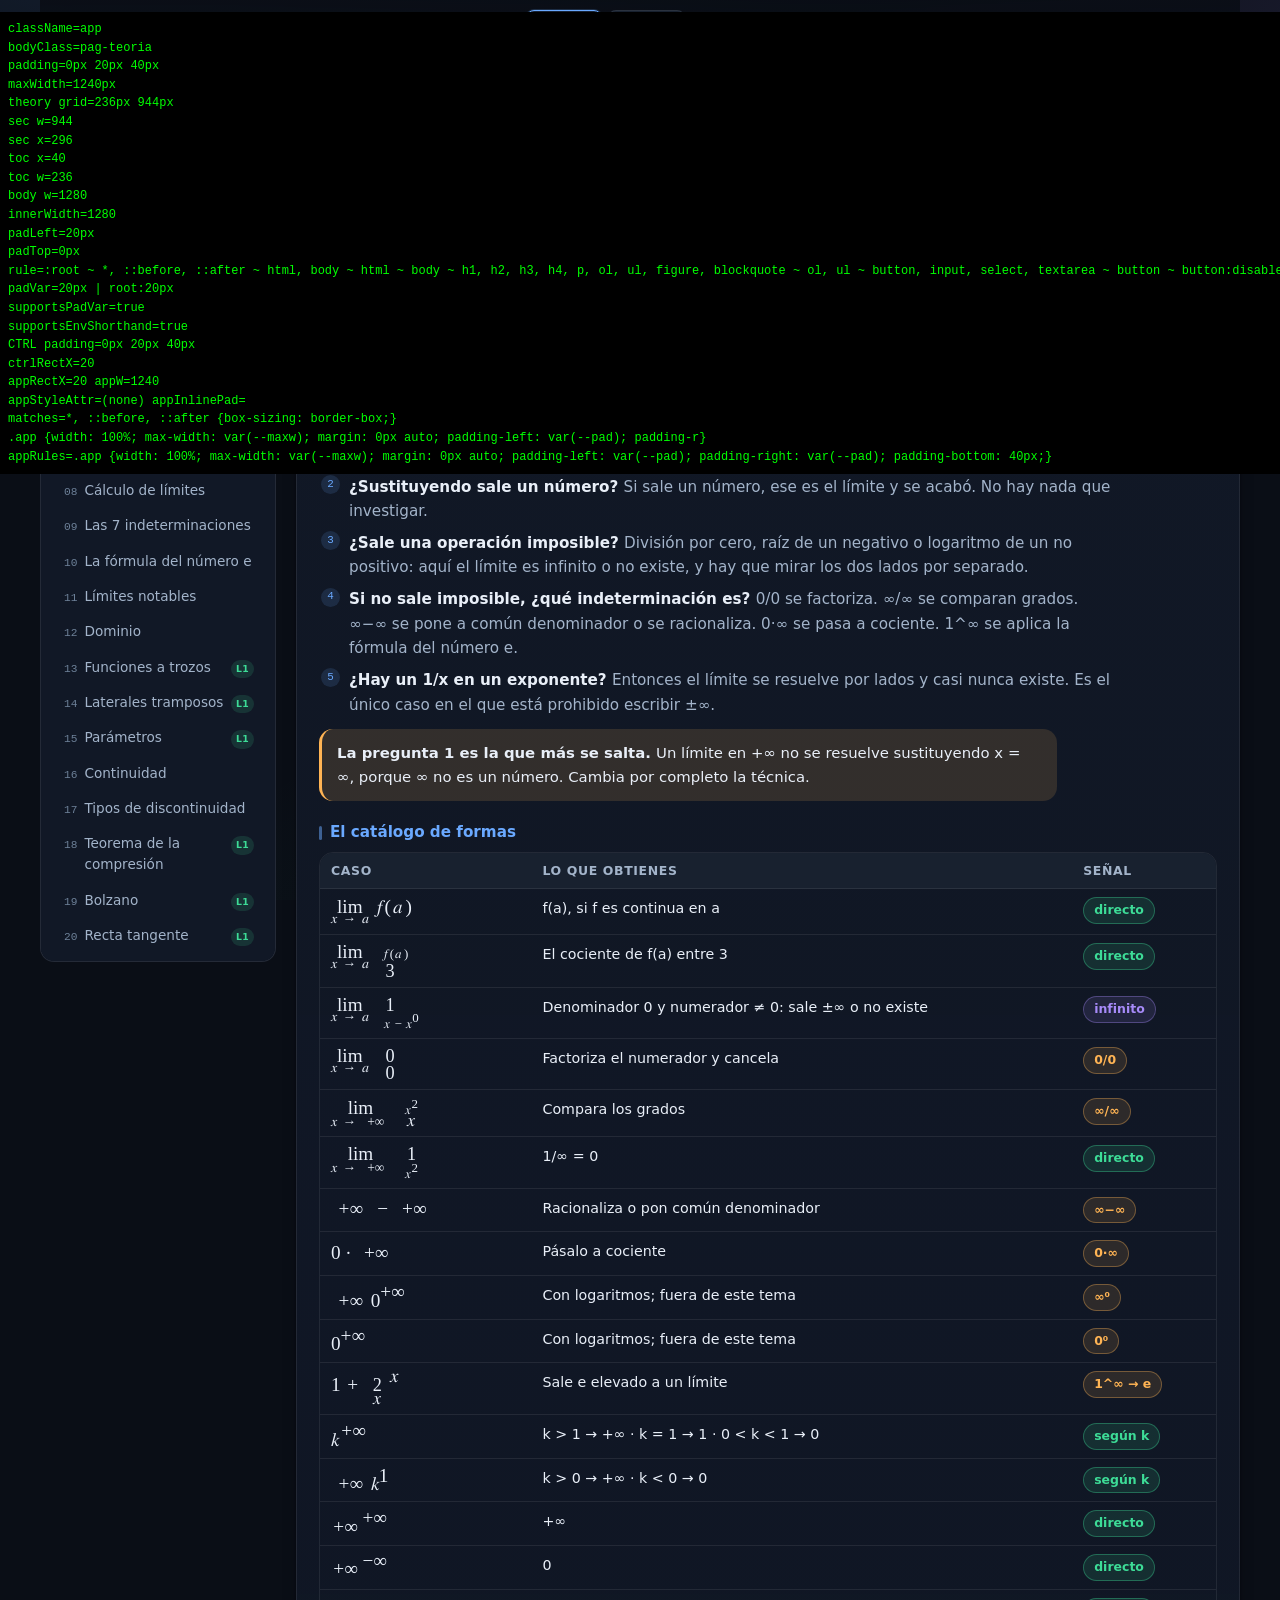
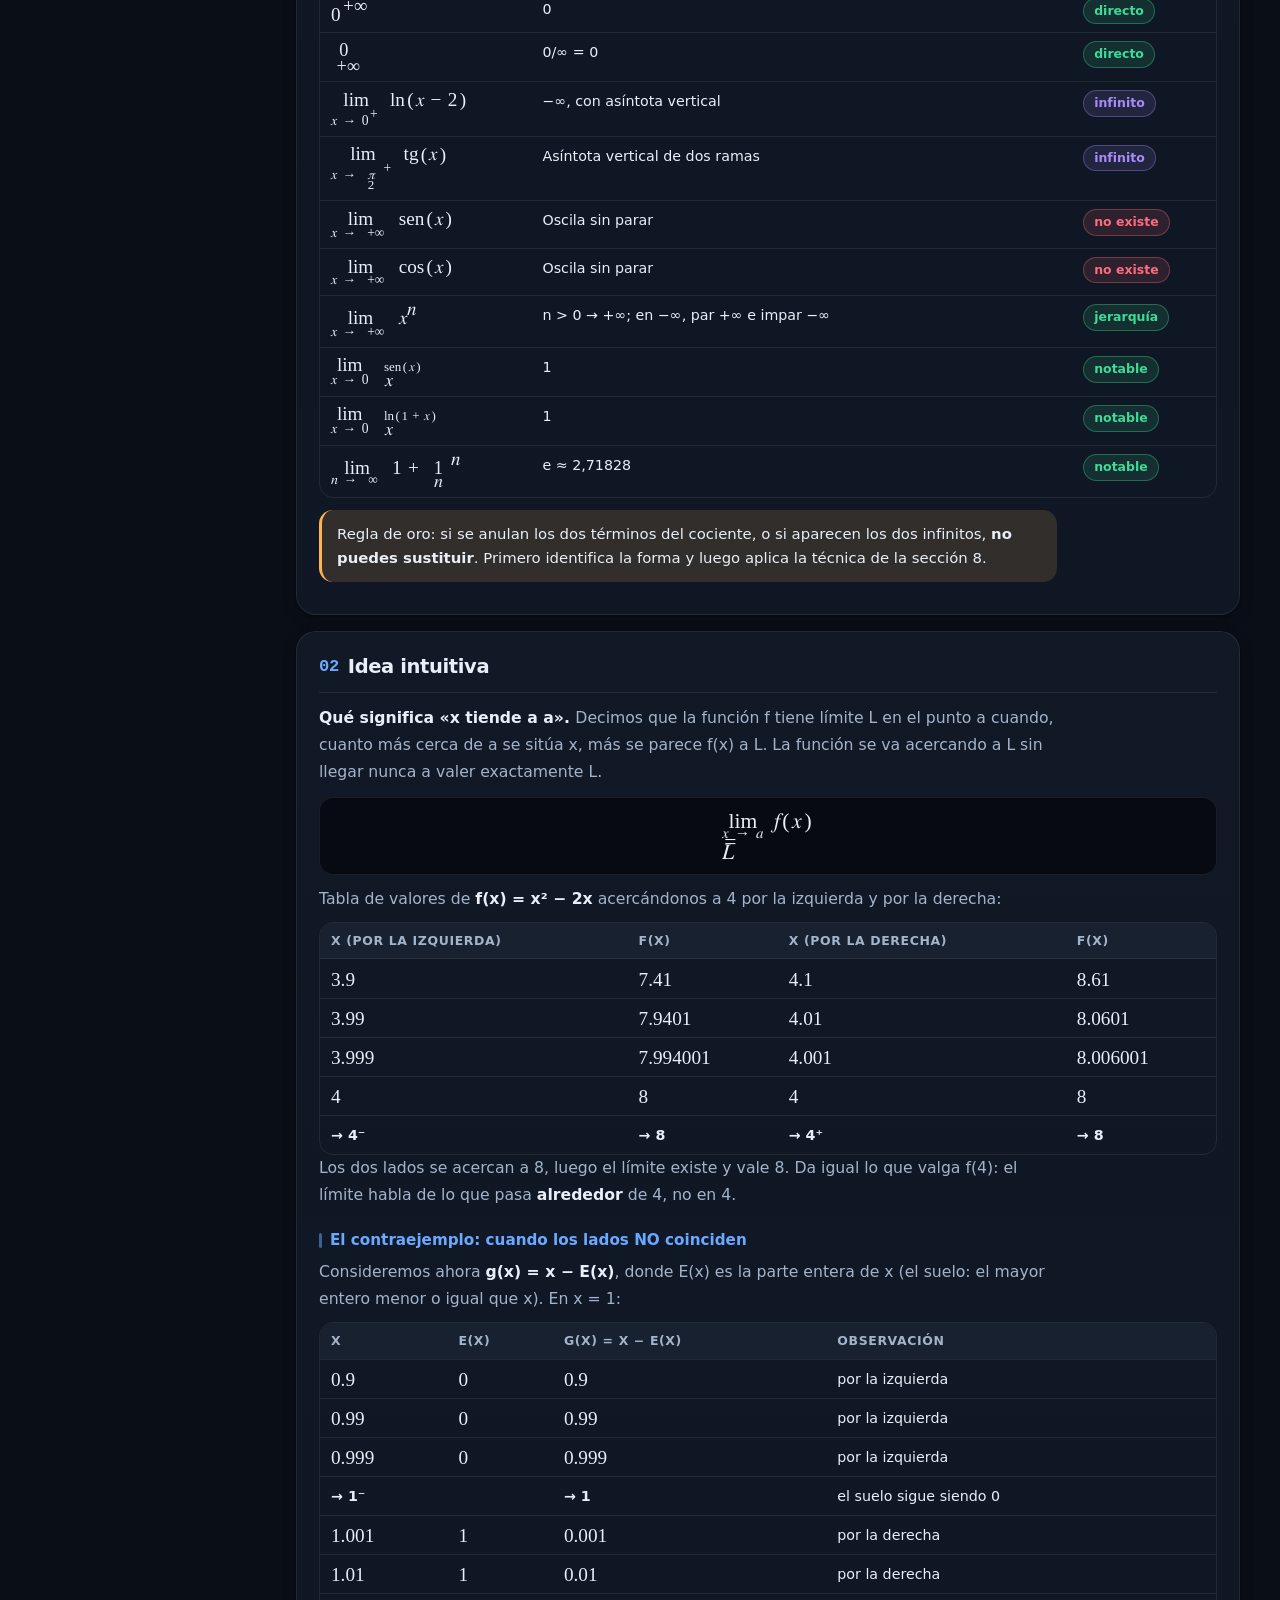
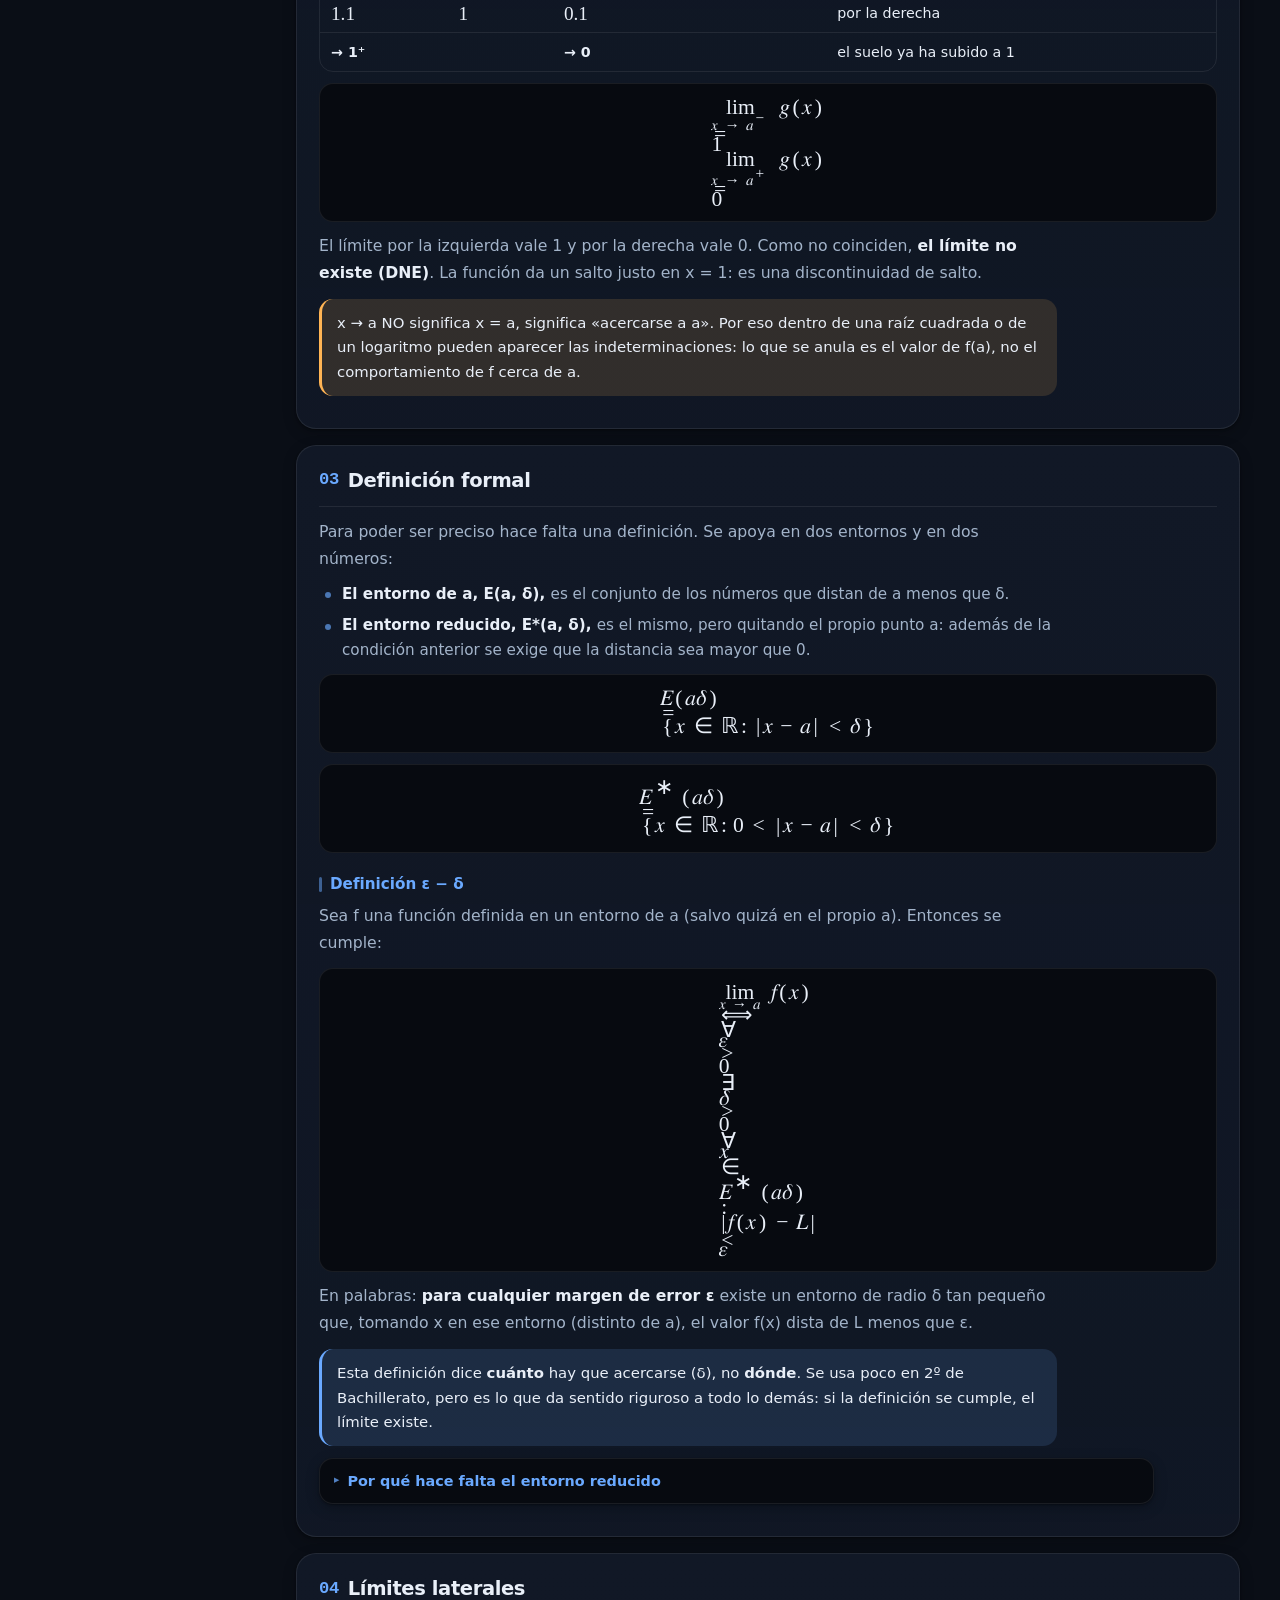
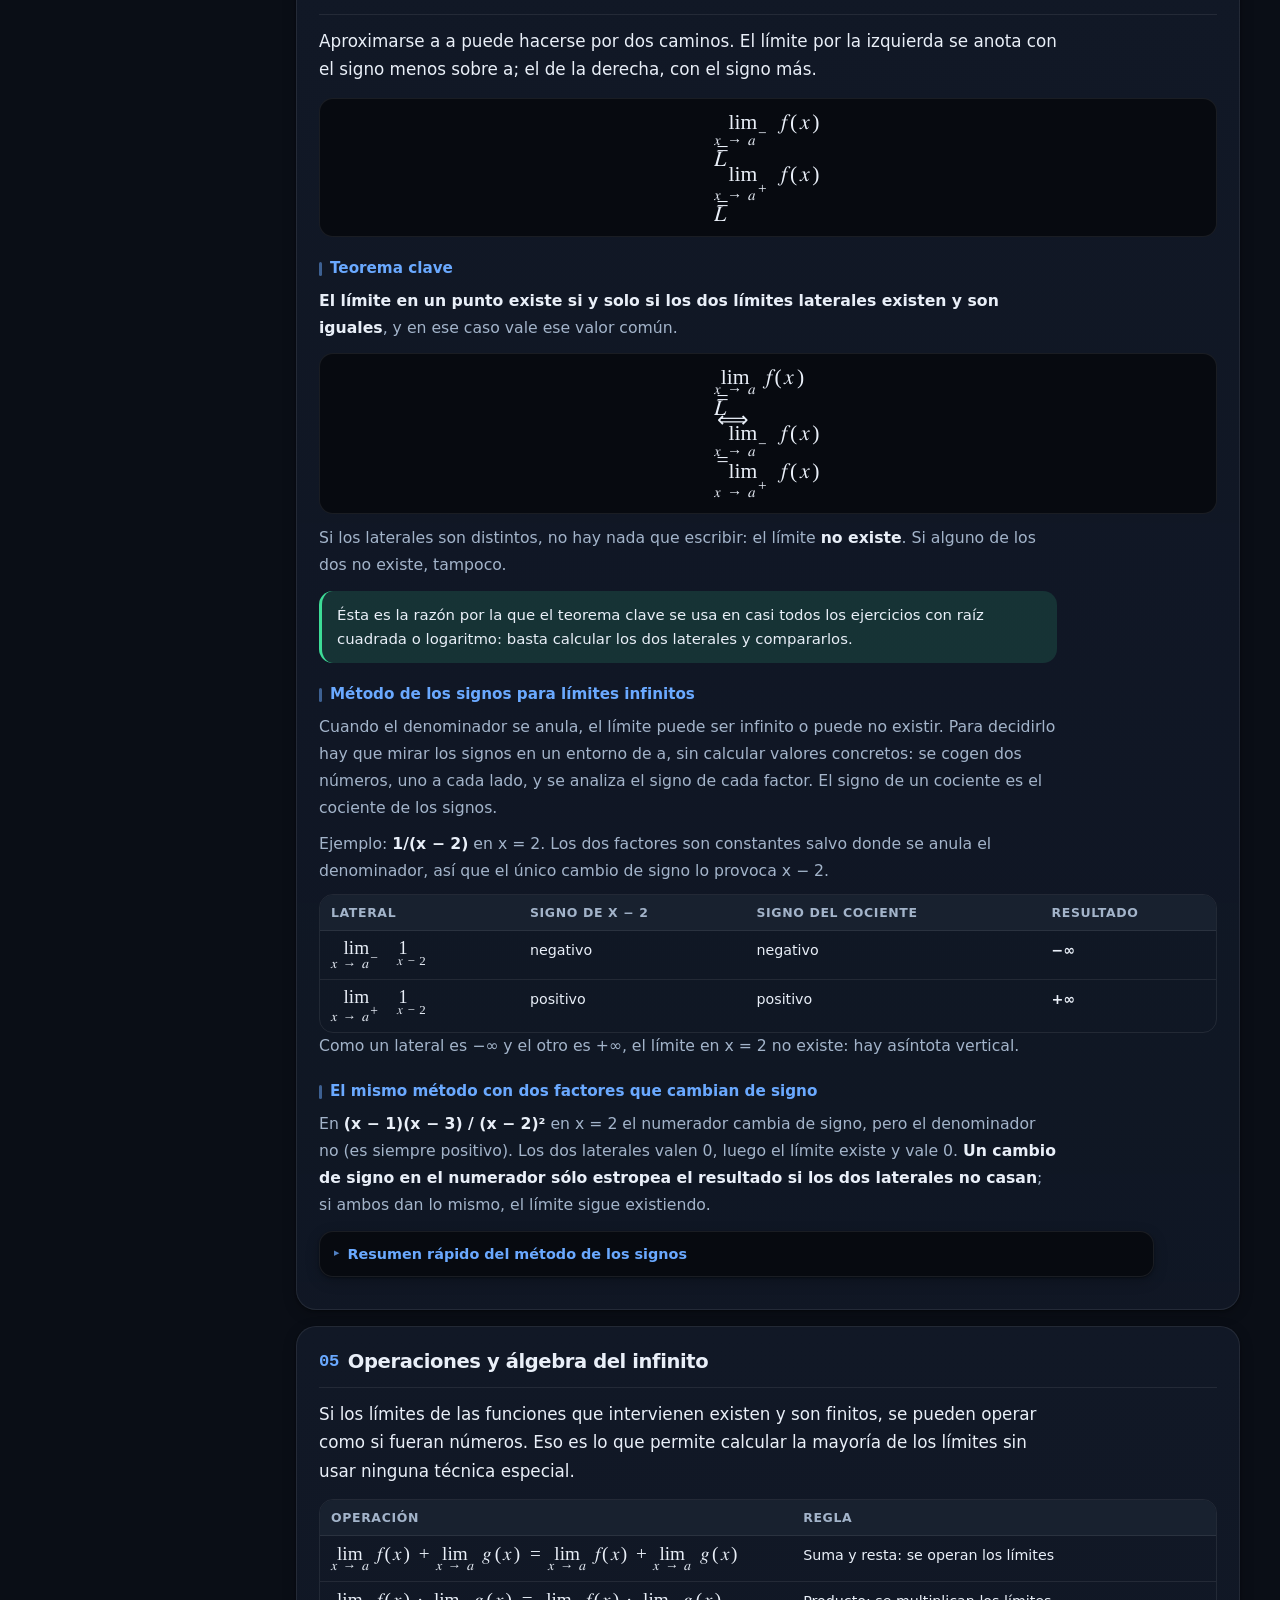
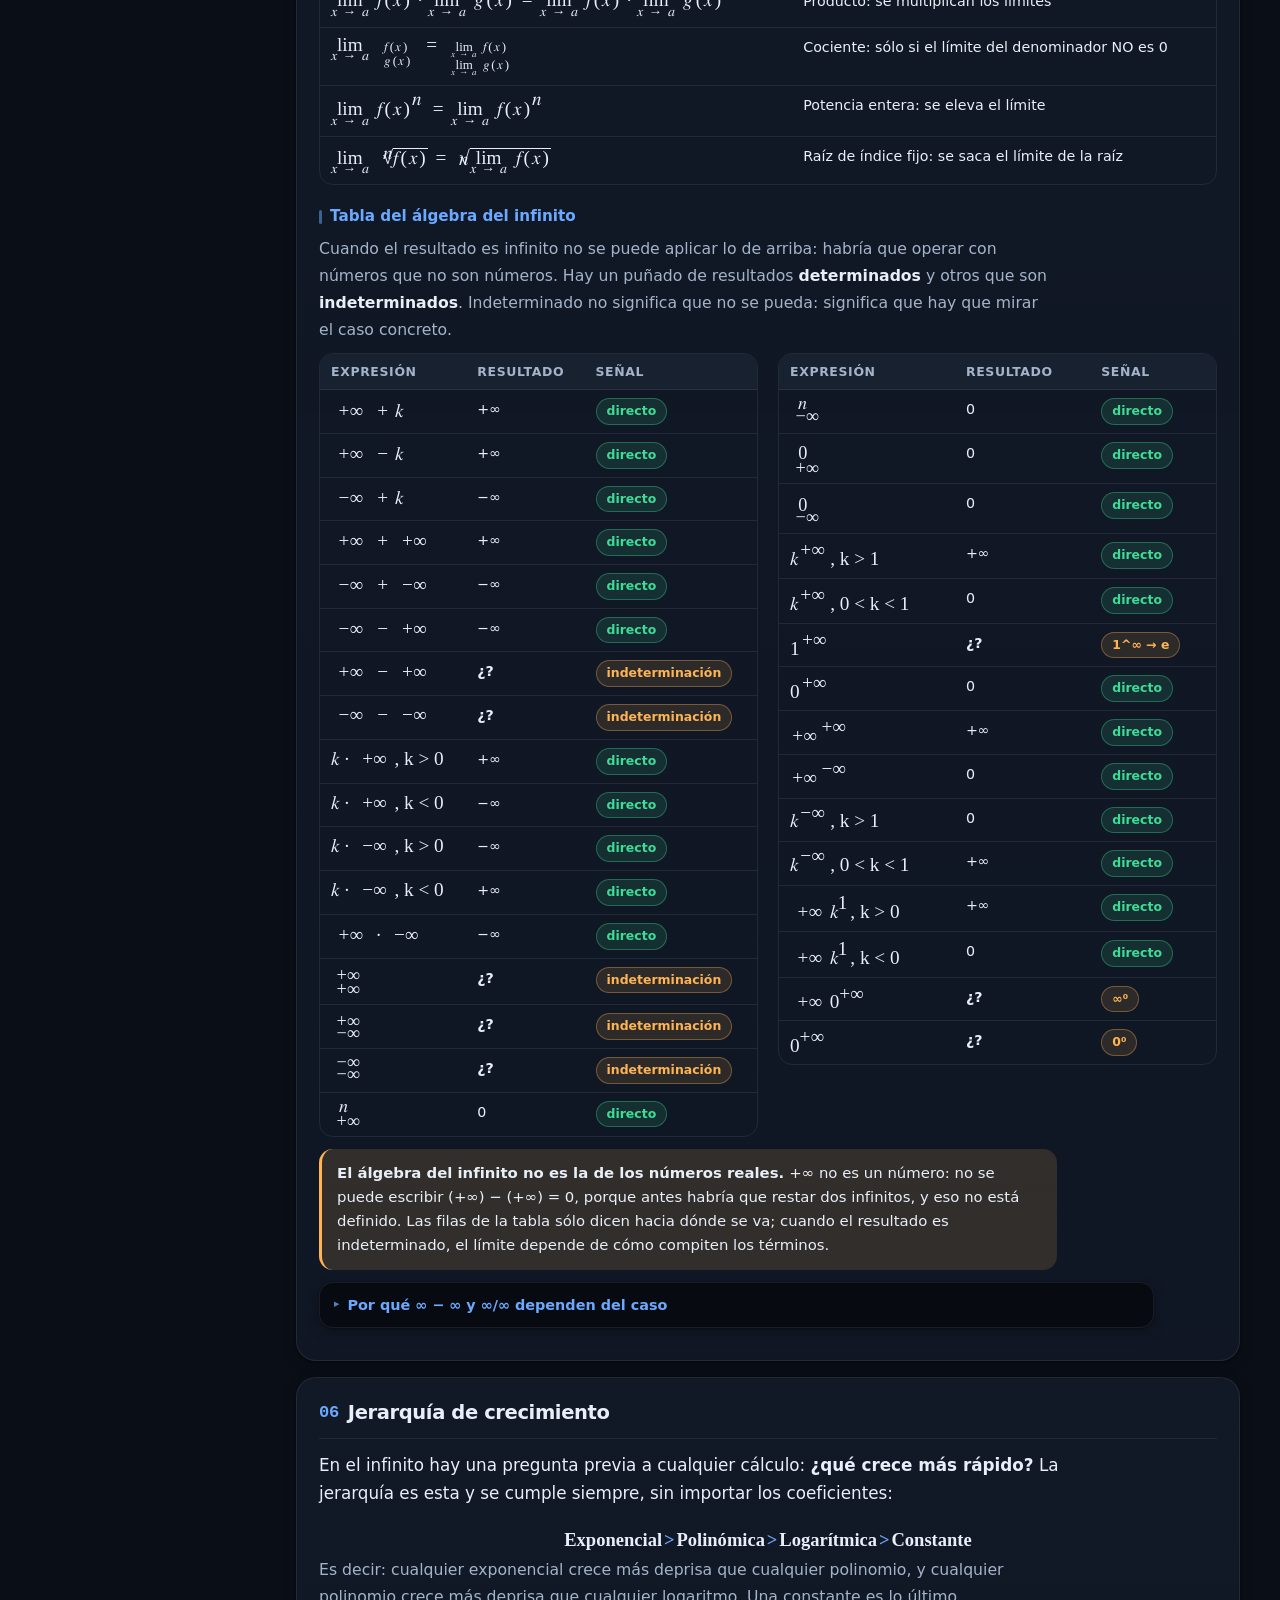
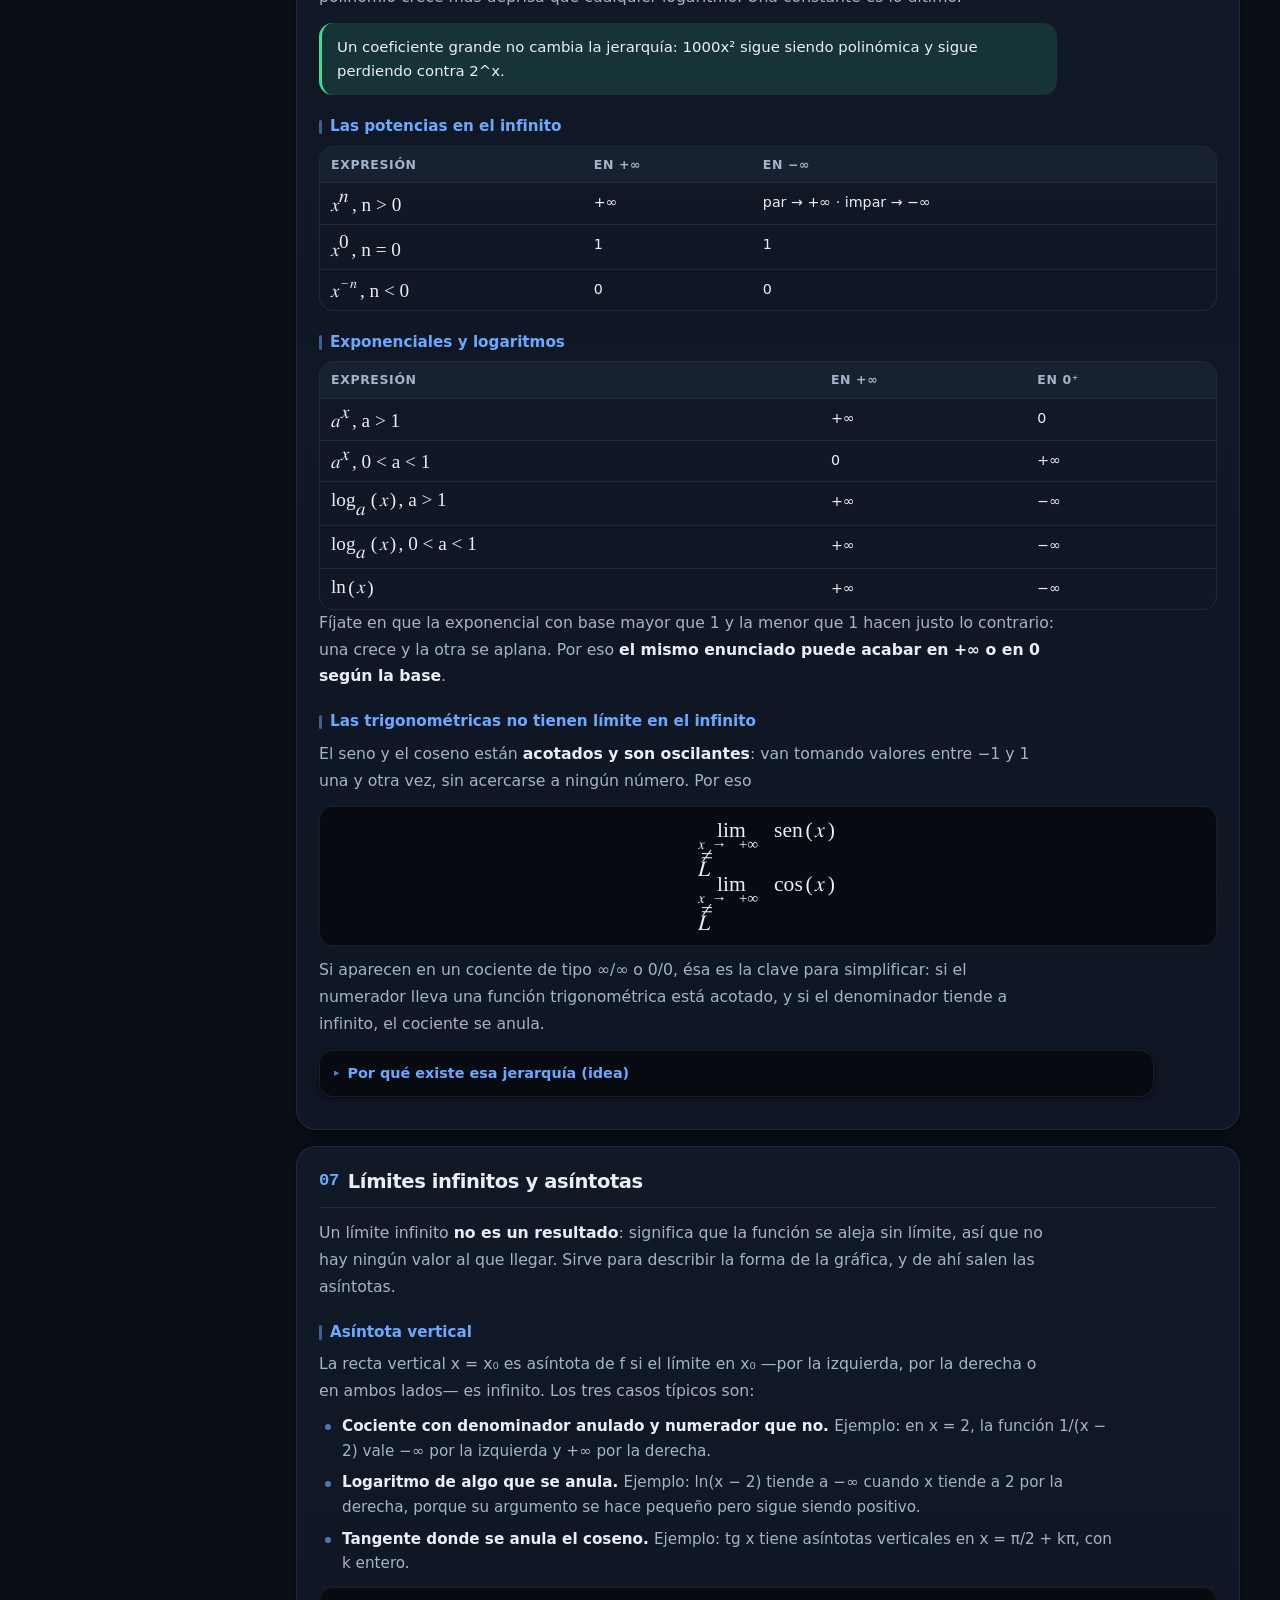
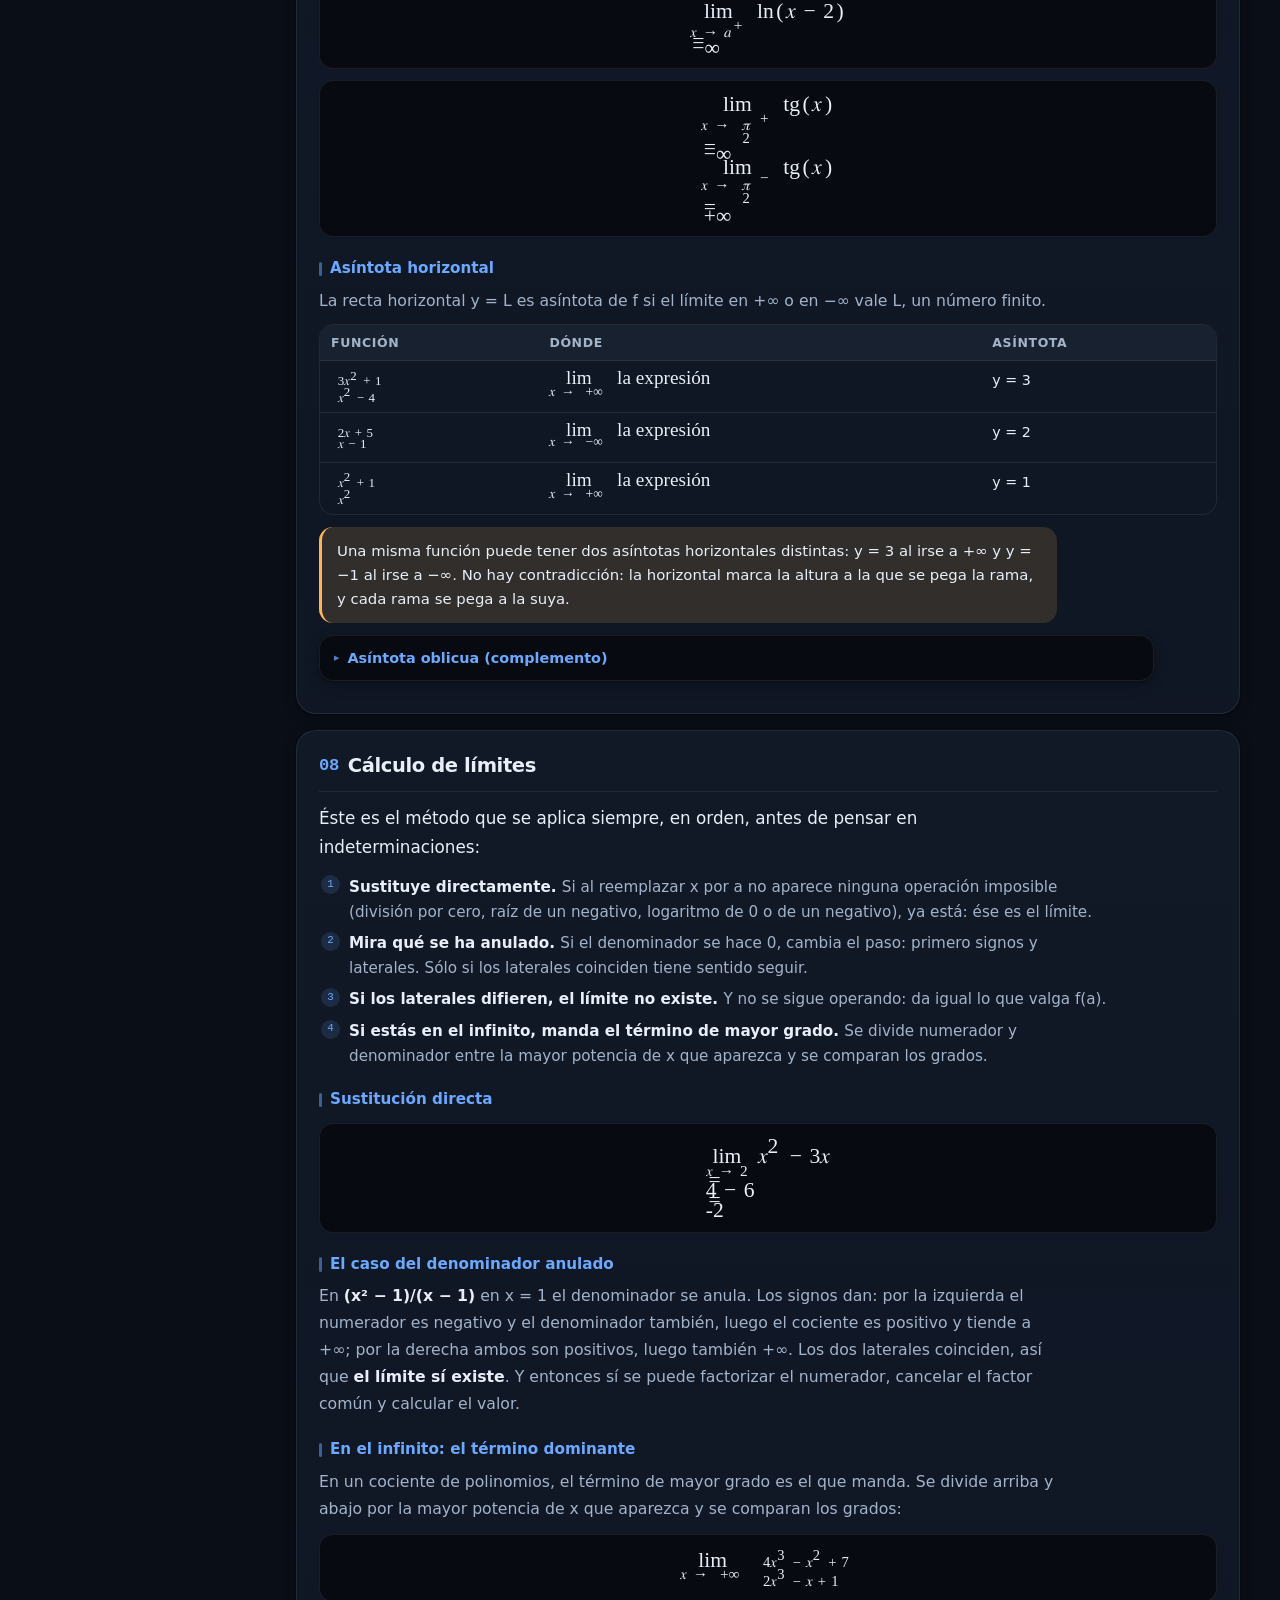
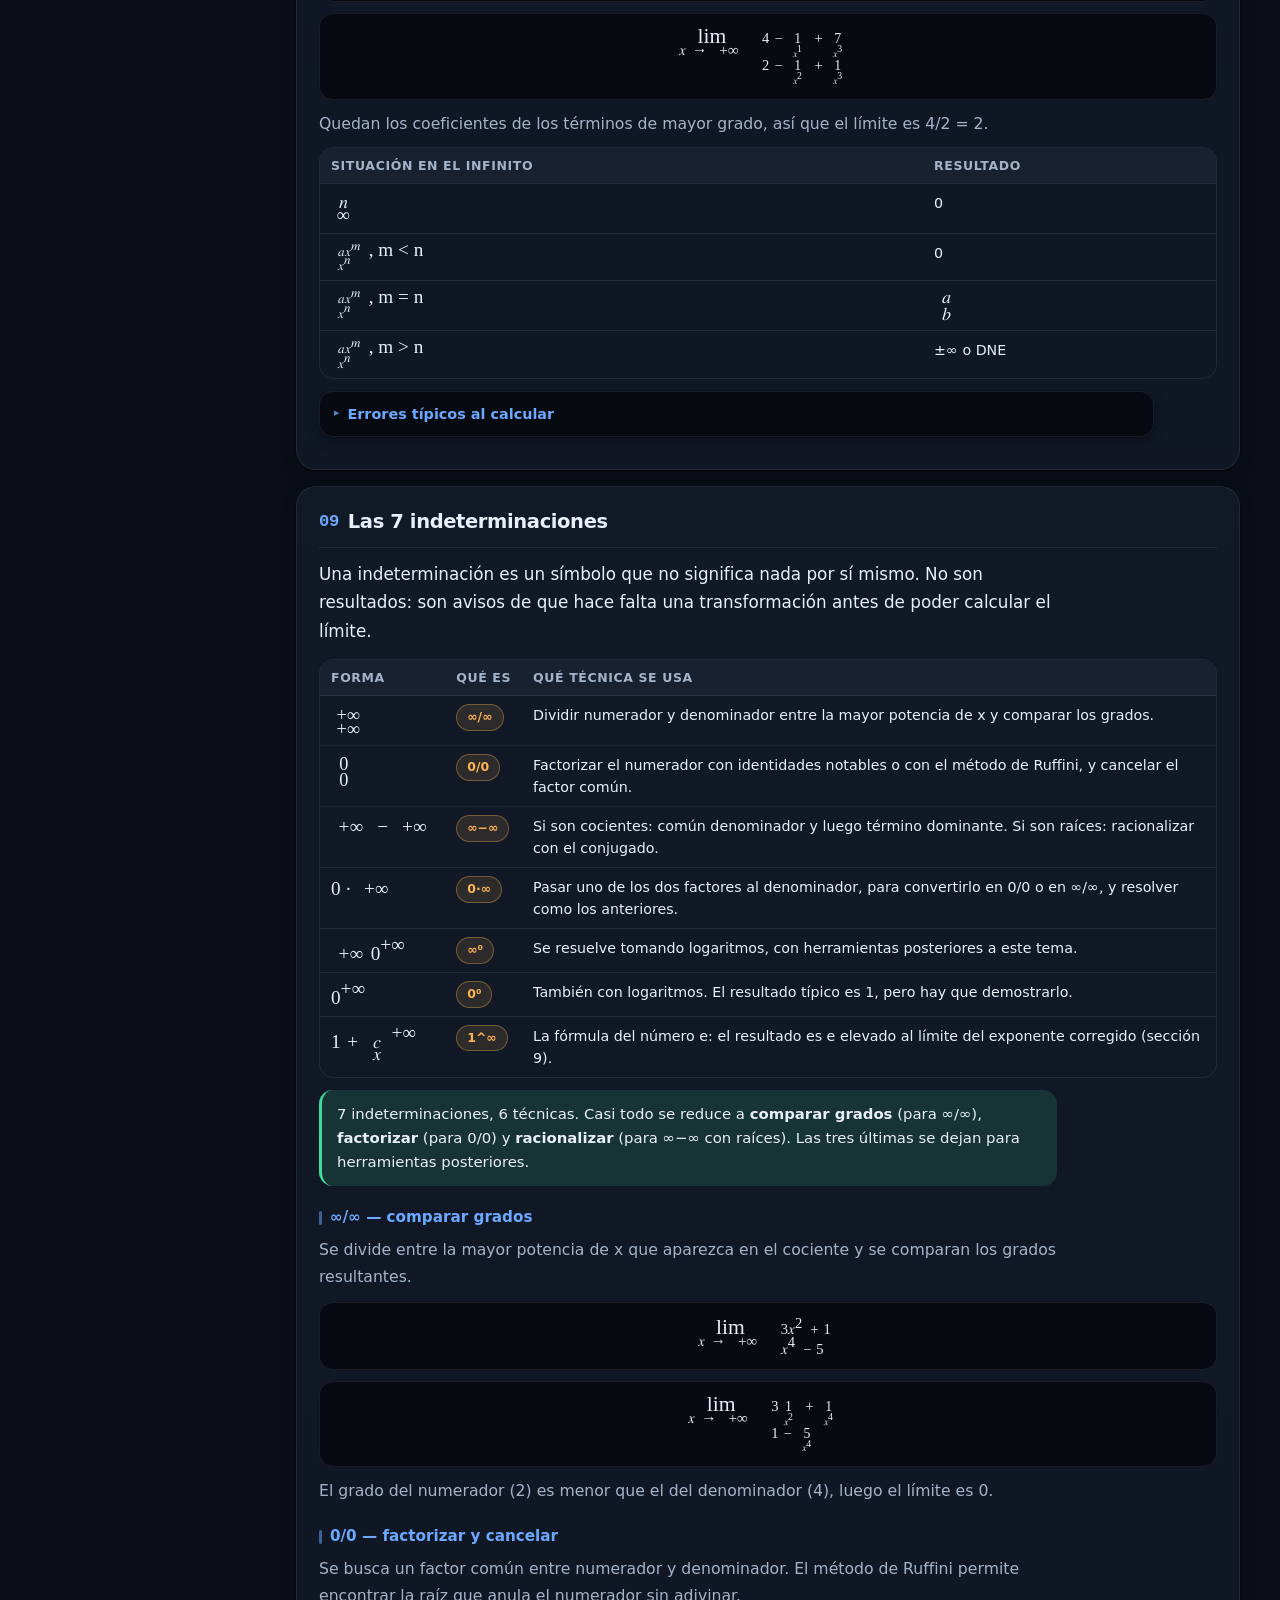
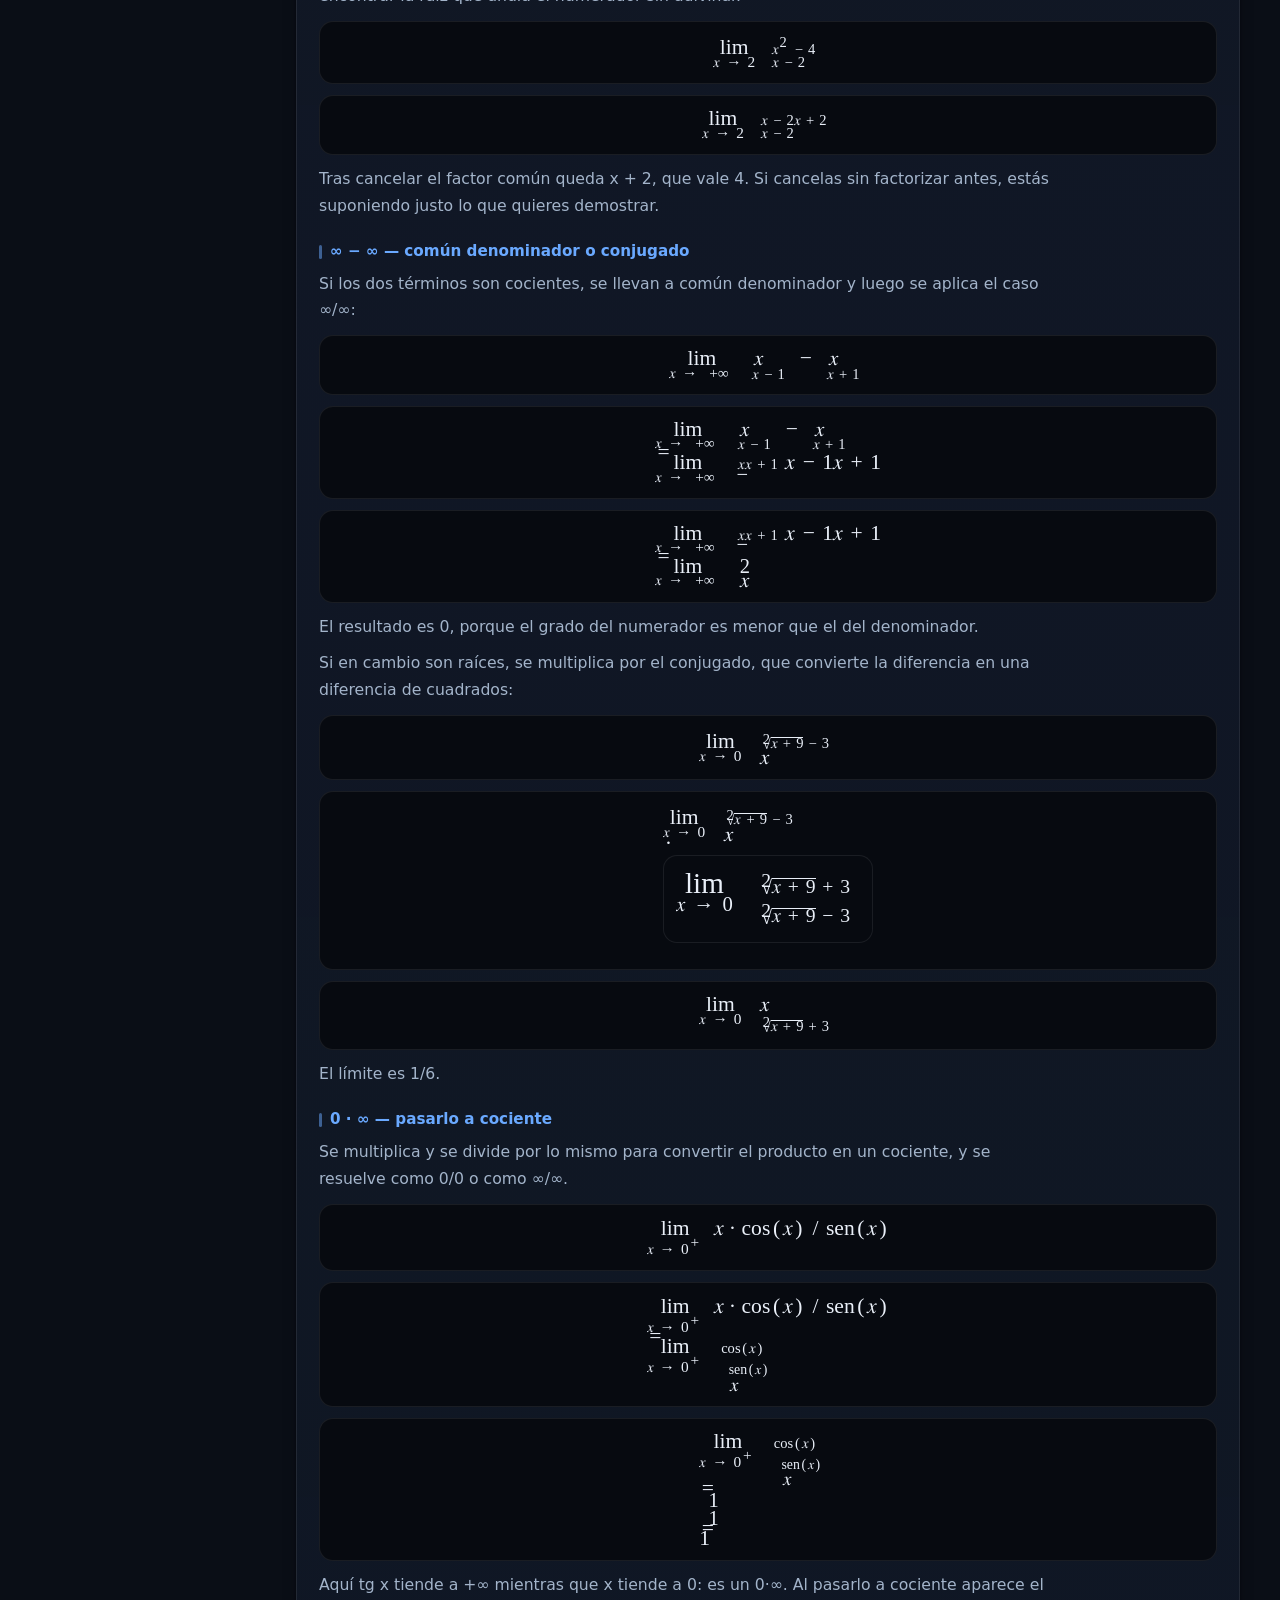
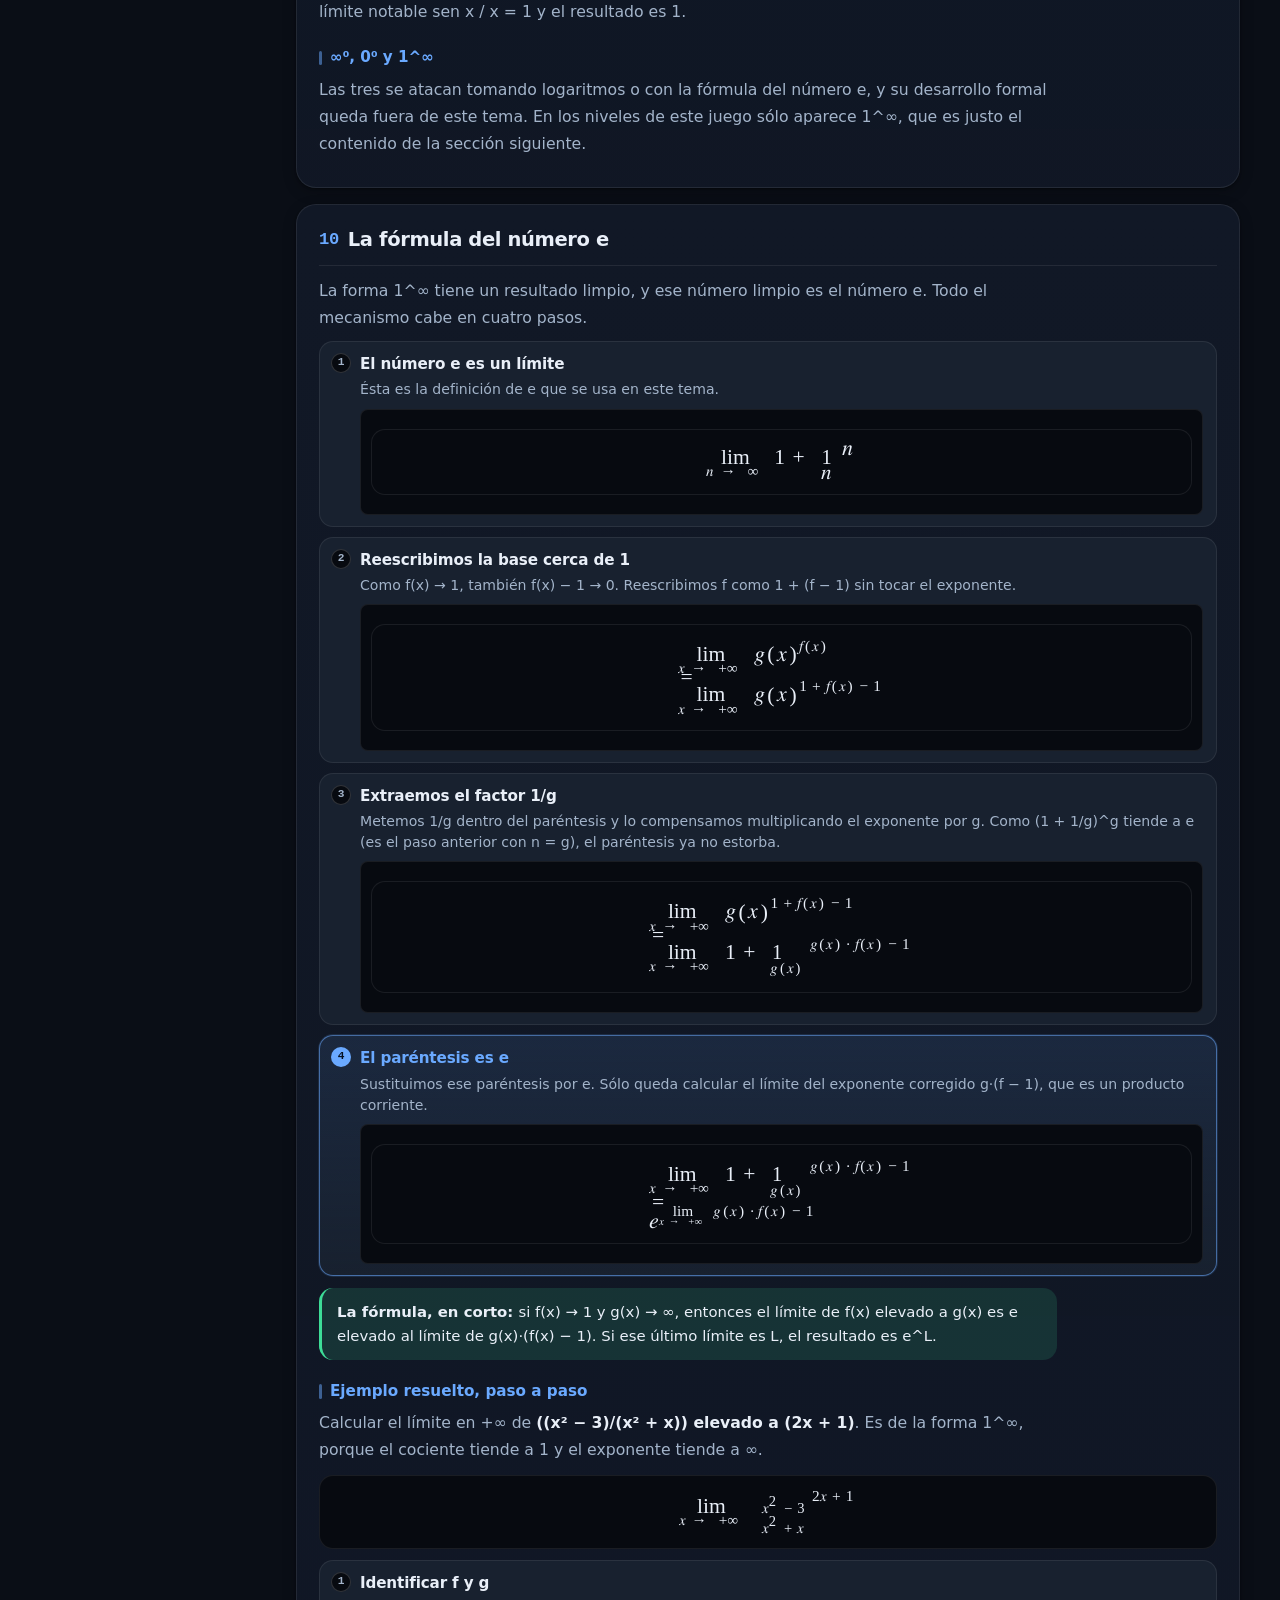
<file: dbg.html>
<!DOCTYPE html><html lang="es"><head><meta charset="utf-8">
<link rel="stylesheet" href="src/styles.css"></head><body>
<div id="app"></div>
<div id="ctrl" class="app">ctrl</div>
<script src="src/engine.js"></script>
<script src="src/ui-core.js"></script>
<script src="src/pagina-teoria.js"></script>
<script>
UI.montar("teoria","Teoría", construirTeoria);
(function(){
  var app=document.getElementById("app");
  var cs=getComputedStyle(app);
  var out=["className="+app.className,
    "bodyClass="+document.body.className,
    "padding="+cs.padding,"maxWidth="+cs.maxWidth,
    "theory grid="+getComputedStyle(document.querySelector(".theory")).gridTemplateColumns,
    "sec w="+document.querySelector(".theory-sec").getBoundingClientRect().width,
    "sec x="+document.querySelector(".theory-sec").getBoundingClientRect().x,
    "toc x="+document.querySelector(".toc").getBoundingClientRect().x,
    "toc w="+document.querySelector(".toc").getBoundingClientRect().width,
    "body w="+document.body.getBoundingClientRect().width,
    "innerWidth="+window.innerWidth,
    "padLeft="+cs.paddingLeft, "padTop="+cs.paddingTop,
    "rule="+Array.prototype.map.call(document.styleSheets[0].cssRules,function(r){return r.selectorText}).filter(Boolean).join(" ~ ").slice(0,400),
    "padVar="+getComputedStyle(app).getPropertyValue("--pad")+" | root:"+getComputedStyle(document.documentElement).getPropertyValue("--pad"),
    "supportsPadVar="+CSS.supports("padding","0px var(--pad) 40px"),
    "supportsEnvShorthand="+CSS.supports("padding","0px var(--pad) calc(40px + env(safe-area-inset-bottom, 0px))"),
    "CTRL padding="+getComputedStyle(document.getElementById("ctrl")).padding,
    "ctrlRectX="+document.getElementById("ctrl").getBoundingClientRect().x,
    "appRectX="+app.getBoundingClientRect().x+" appW="+app.getBoundingClientRect().width,
    "appStyleAttr="+(app.getAttribute("style")||"(none)")+" appInlinePad="+app.style.padding,
    "matches="+(function(){var out=[];var rules=document.styleSheets[0].cssRules;for(var i=0;i<rules.length;i++){var r=rules[i];if(!r.selectorText)continue;try{if(app.matches(r.selectorText))out.push(r.selectorText+" {"+r.style.cssText.slice(0,90)+"}");}catch(e){}}return out.join("\n");})(),
    "appRules="+(Array.prototype.filter.call(document.styleSheets[0].cssRules,function(r){return r.selectorText&&r.selectorText.indexOf(".app")>=0}).map(function(r){return r.selectorText+" {"+r.style.cssText+"}"}).join(" || "))];
  document.title=out.join(" | ");
  var p=document.createElement("pre");p.style.cssText="position:fixed;top:0;left:0;z-index:999;background:#000;color:#0f0;font-size:12px;padding:8px;max-width:100%";
  p.textContent=out.join("\n");document.body.appendChild(p);
})();
</script></body></html>
</file>
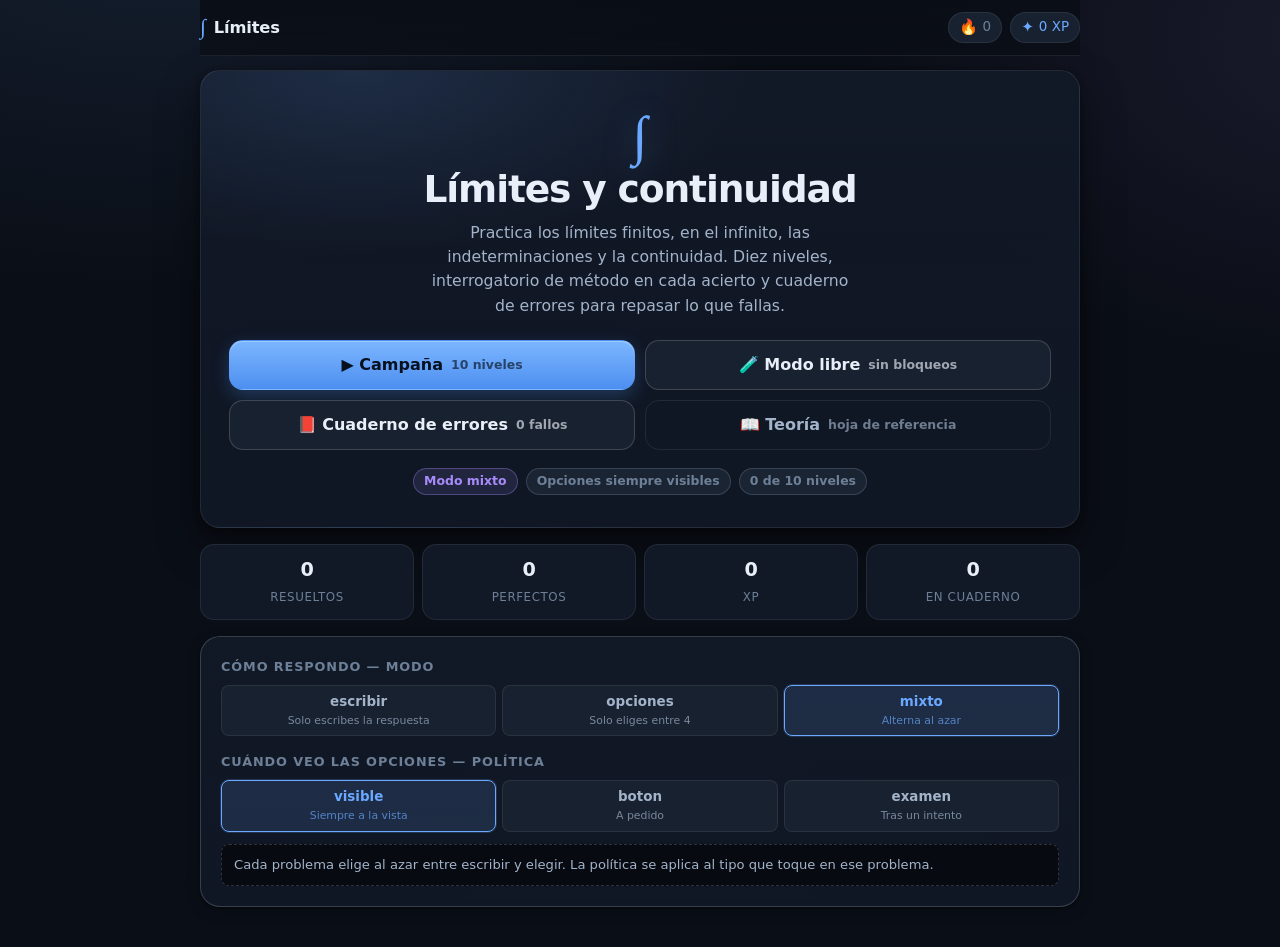
<file: dev.html>
<!DOCTYPE html>
<html lang="es">
<head>
<meta charset="utf-8">
<meta name="viewport" content="width=device-width, initial-scale=1, viewport-fit=cover">
<meta name="color-scheme" content="dark">
<title>Límites (dev)</title>
<link rel="stylesheet" href="src/styles.css">
</head>
<body>
<div id="app"></div>
<script src="src/engine.js"></script>
<script src="src/app.js"></script>
<script>
  window.App.start(document.getElementById("app"));
</script>
</body>
</html>
</file>
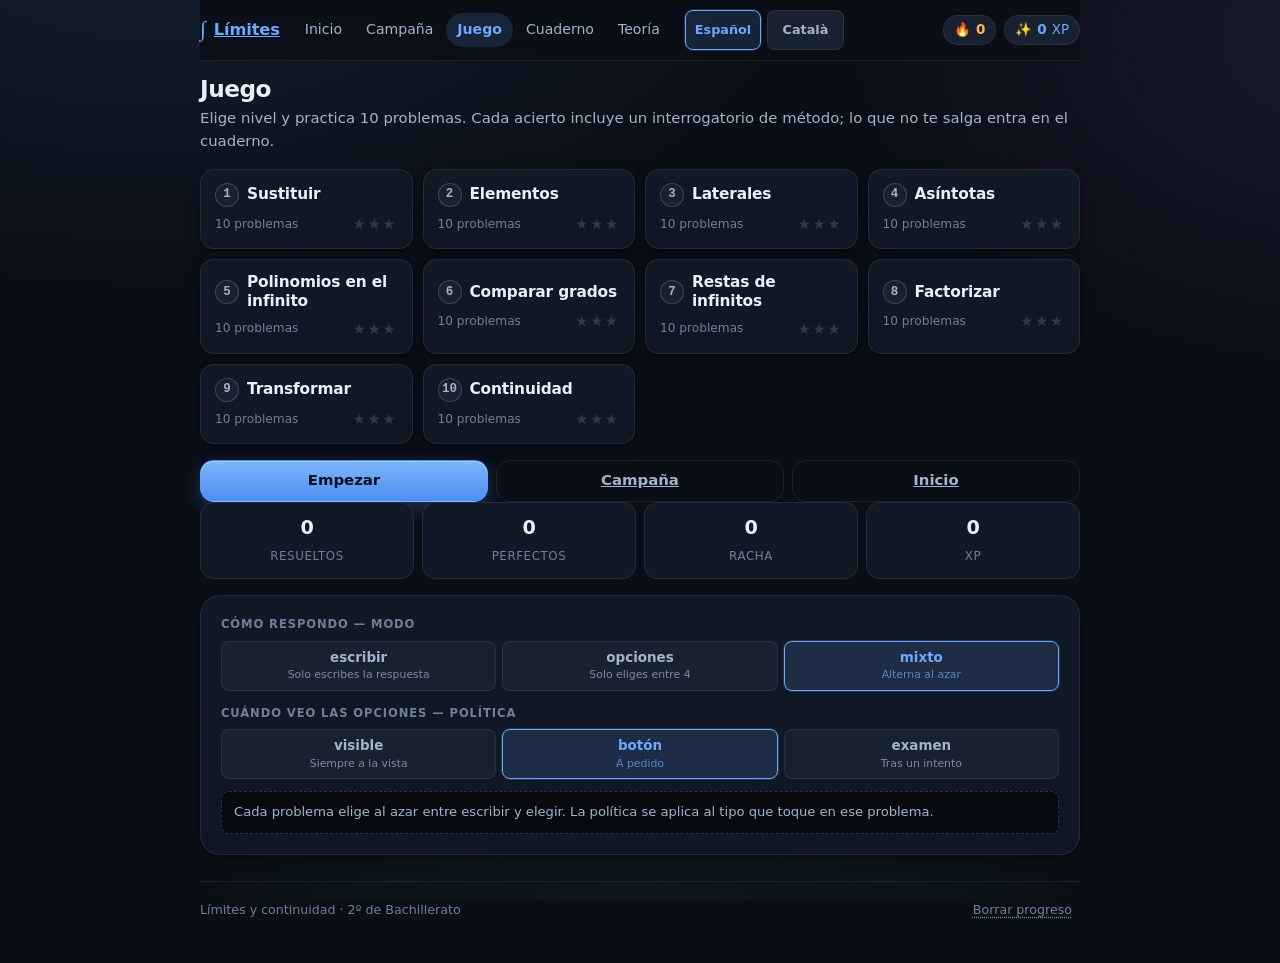
<file: juego.html>
<!DOCTYPE html>
<html lang="es">
<head>
<meta charset="utf-8">
<meta name="viewport" content="width=device-width, initial-scale=1, viewport-fit=cover">
<meta name="color-scheme" content="dark">
<title>Juego — Límites</title>
<link rel="stylesheet" href="src/styles.css">
</head>
<body>
<div id="app"></div>
<script src="src/engine.js"></script>
<script src="src/ui-core.js"></script>
<script src="src/pagina-juego.js"></script>
<script>UI.montar("juego", "Juego", construirJuego);</script>
</body>
</html>
</file>
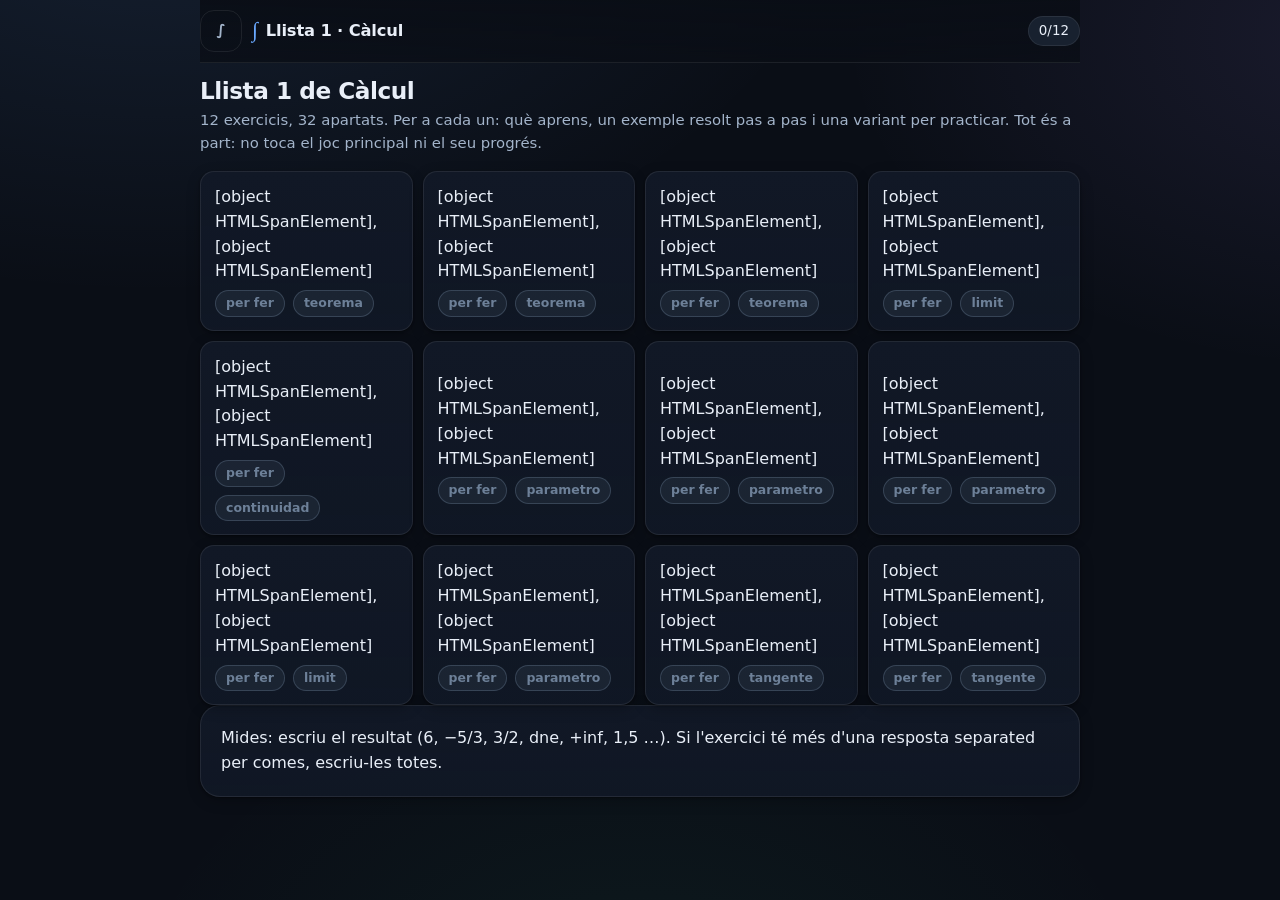
<file: lista1-practice.html>
<!DOCTYPE html>
<html lang="ca">
<head>
<meta charset="utf-8">
<meta name="viewport" content="width=device-width, initial-scale=1, viewport-fit=cover">
<meta name="color-scheme" content="dark">
<title>Llista 1 completa — Aprendre i practicar</title>
<link rel="stylesheet" href="src/styles.css">
</head>
<body>
<div class="app" id="l1">
  <header class="topbar">
    <button class="btn btn-ghost icon-btn" id="l1home" title="Inici" aria-label="Inici">∫</button>
    <div class="brand"><span class="brand-mark">∫</span><span>Llista 1 · Càlcul</span></div>
    <div class="topbar-stats"><span class="stat" id="l1prog">0/12</span></div>
  </header>
  <section class="screen" id="l1view"></section>
</div>

<script src="src/engine.js"></script>
<!-- Extensió opcional developed per un altre agent: si existeix, es carrega
     i es queda com a generadors extra. NO es modifica ni es fa dependència. -->
<script src="src/gen-avanzados.js" onerror="void 0"></script>
<script>
/* =====================================================================
 * lista1-practice.html — MÒDUL AUTOCONTINGUT PER APRENDRE LA LLISTA 1
 * ---------------------------------------------------------------------
 * AQUEST FITXER NO TOCA RES DEL JOC. Llegeix `src/engine.js` (window.Lim)
 * en mode només lectura i afegeix aquí mateix el mòdul `L1` amb el que
 * falta per cobrir la Llista 1 COMPLETA (12 exercicis, 32 apartats):
 *
 *   · tendència numèrica de下文limits (laterals, ±∞, radicals, exponencials)
 *   · Bolzano / Darboux: existirència d'arrels + bisecció
 *   · continuïtat de funcions a trossos (2, 3 i 4 trossos)
 *   · tangents: recta tangent i punts on la tangent passa per un punt
 *   · verificació de respostes amb tolerància
 *
 * TOT el contingut matemàtic ha estat verificat numèricament una per una.
 * No escriu a `limites:v1` (la clau del joc): usa la seva `llista1:v1`.
 * ===================================================================== */
(function () {
"use strict";

var NS_MATH = "http://www.w3.org/1998/Math/MathML";
var KEY = "llista1:v1";
var L = null, Q = null, Poly = null, A = null;
var L1 = {};   /* módulo propio: lo que el motor de 23 generadores NO cubre */
var EX = [];

/* ---------------------------------------------------------------- */
/* 0. Utilitats DOM                                                   */
/* ---------------------------------------------------------------- */
function el(tag, cls, text) {
  var n = document.createElement(tag);
  if (cls) n.className = cls;
  if (text !== undefined && text !== null) n.textContent = String(text);
  return n;
}
function btn(cls, label, on) { var b = el("button", cls, label); if (on) b.addEventListener("click", on); return b; }
function card() { return el("div", "card"); }
function small(t) { return el("div", "small muted", t); }
function mkn(tag, props, kids) {
  var n = document.createElementNS(NS_MATH, tag);
  if (props) for (var k in props) {
    if (props[k] === null || props[k] === undefined || props[k] === false) continue;
    if (k === "text") n.textContent = props[k]; else n.setAttribute(k, String(props[k]));
  }
  if (kids) for (var i = 0; i < kids.length; i++) if (kids[i]) n.appendChild(kids[i]);
  return n;
}
function mathBox(expr) {
  var box = el("div", "formula");
  try { box.appendChild(A.toMathML(expr)); }
  catch (e) { box.appendChild(el("span", "muted", String(expr))); }
  return box;
}
/* Fraccció i potència en MathML, per escriure enunciats a mà */
function frac(a, b) { return mkn("mfrac", null, [a, b]); }
function pw(a, b) { return mkn("msup", null, [a, b]); }
function mn(t) { return mkn("mn", { text: String(t) }); }
function mi(t) { return mkn("mi", { text: String(t) }); }
function mo(t) { return mkn("mo", { text: String(t) }); }
function mtxt(t) { return mkn("mtext", { text: String(t) }); }
function limEn(target, expr, extra) {           /* lim_{x→a} f(x) = ? */
  return mkn("math", { display: "inline" }, [
    mkn("munder", null, [mo("lim"), target]),
    mo(" "), expr, extra ? extra : null, mo("="), mtxt("?")
  ]);
}
function xto(a, side) {                          /* x → a  (o x → 0⁺) */
  var k = [mi("x"), mo("→"), (typeof a === "number" ? mn(a) : a)];
  if (side === "+") k.push(mkn("msup", null, [mn(""), mo("+")]));
  if (side === "-") k.push(mkn("msup", null, [mn(""), mo("−")]));
  return mkn("mrow", null, k);
}
function xinf(s) { return mkn("mrow", null, [mi("x"), mo("→"), mo(s === "-" ? "−∞" : "+∞")]); }

/* ---------------------------------------------------------------- */
/* 1. L1 — evaluator numèric del AST (per al que el motor no resol)   */
/* ---------------------------------------------------------------- */
L1.ev = function (n, x) {
  switch (n.t) {
    case "num": return n.v.toNumber();
    case "var": return x;
    case "pi": return Math.PI;
    case "neg": return -L1.ev(n.a, x);
    case "add": { var s = 0; for (var i = 0; i < n.terms.length; i++) s += L1.ev(n.terms[i], x); return s; }
    case "sub": return L1.ev(n.a, x) - L1.ev(n.b, x);
    case "mul": { var p = 1; for (var j = 0; j < n.fs.length; j++) p *= L1.ev(n.fs[j], x); return p; }
    case "div": return L1.ev(n.a, x) / L1.ev(n.b, x);
    case "sqrt": return Math.sqrt(L1.ev(n.a, x));
    case "cbrt": return Math.cbrt(L1.ev(n.a, x));
    case "ln": return Math.log(L1.ev(n.a, x));
    case "exp": return Math.exp(L1.ev(n.a, x));
    case "cos": return Math.cos(L1.ev(n.a, x));
    case "sin": return Math.sin(L1.ev(n.a, x));
    case "tan": return Math.tan(L1.ev(n.a, x));
    case "abs": return Math.abs(L1.ev(n.a, x));
    case "pow": return Math.pow(L1.ev(n.a, x), L1.ev(n.b, x));
    default: return NaN;
  }
};

/* ---------------------------------------------------------------- */
/* 2. L1 — tendència observada (decideix el límit DE VERDAT)         */
/* ---------------------------------------------------------------- */
function obs(fn, xs) { var o = [], i; for (i = 0; i < xs.length; i++) { try { o.push(fn(xs[i])); } catch (e) { o.push(NaN); } } return o; }
function tendencia(vals) {
  var fin = vals.filter(isFinite), last;
  if (!fin.length) return { tipo: "indefinido", valor: NaN, signo: 0 };
  last = fin[fin.length - 1];
  if (Math.abs(last) > 1e9) {
    var sg = {}, ns = 0, i;
    for (i = 0; i < fin.length; i++) { var s = Math.sign(fin[i]); if (!(s in sg)) { sg[s] = 1; ns++; } }
    if (ns > 1) return { tipo: "oscila", valor: NaN, signo: 0 };
    return { tipo: "infinito", valor: last, signo: Math.sign(last) };
  }
  var estable = true;
  for (i = fin.length - 4; i < fin.length; i++) if (Math.abs(fin[i] - last) > 1e-6 * Math.max(1, Math.abs(last))) estable = false;
  return { tipo: estable ? "finito" : "oscila", valor: last, signo: Math.sign(last) };
}
function muPunt(a, side) { var o = [], i, e; for (i = 1; i <= 11; i++) { e = Math.pow(10, -i); if (side === "+") o.push(a + e); else if (side === "-") o.push(a - e); else { o.push(a - e); o.push(a + e); } } return o; }
function muInf(s) { var o = [], k; for (k = 4; k <= 15; k++) o.push(s * Math.pow(10, k)); return o; }

/** Laterals / total en un punt. side: '+' | '-' | null */
L1.limitePunt = function (fn, a, side) {
  if (side) { var t = tendencia(obs(fn, muPunt(a, side))); return { kind: t.tipo === "finito" ? "finite" : t.tipo === "infinito" ? "inf" : "dne", valor: t.valor, sign: t.signo }; }
  var li = tendencia(obs(fn, muPunt(a, "-"))), ld = tendencia(obs(fn, muPunt(a, "+")));
  var igual = li.tipo === ld.tipo &&
    (li.tipo !== "finito" || Math.abs(li.valor - ld.valor) <= 1e-6 * Math.max(1, Math.abs(li.valor))) &&
    (li.tipo !== "infinito" || li.signo === ld.signo);
  if (!igual) return { kind: "dne", li: li, ld: ld };
  if (li.tipo === "finito") return { kind: "finite", valor: li.valor };
  if (li.tipo === "infinito") return { kind: "inf", sign: li.signo };
  return { kind: "dne" };
};
/** Límit a l'infinit. */
L1.limiteInf = function (fn, signo) {
  var t = tendencia(obs(fn, muInf(signo)));
  return t.tipo === "finito" ? { kind: "finite", valor: t.valor }
    : t.tipo === "infinito" ? { kind: "inf", sign: t.signo } : { kind: "dne" };
};
/* Per a logaritmes el tendència és molt lenta: prova amb molts punts i
   predicat "el quocient de termes dominants". */
L1.limiteLog = function (fn) {
  var xs = [], k; for (k = 8; k <= 18; k++) xs.push(Math.pow(10, k));
  var v = obs(fn, xs).filter(isFinite);
  if (!v.length) return { kind: "dne" };
  var ult = v[v.length - 1], prev = v[v.length - 2];
  /* si els últims dos ja coincideixen a 4 xifres, hi ha convergir */
  return { kind: "finite", valor: ult, convergit: Math.abs(ult - prev) <= 1e-4 * Math.max(1, Math.abs(ult)) };
};

/* ---------------------------------------------------------------- */
/* 3. L1 — Bolzano / Darboux                                          */
/* ---------------------------------------------------------------- */
L1.bolzano = function (fn, a, b, tol) {
  tol = tol || 1e-10;
  var fa = fn(a), fb = fn(b), lo, hi, mid, fm, n = 0;
  if (!(isFinite(fa) && isFinite(fb))) return { ok: false, motiu: "f no és contínua (o no defineda) a [a,b]" };
  if (fa === 0) return { ok: true, fa: fa, fb: fb, raiz: a, n: 0 };
  if (fb === 0) return { ok: true, fa: fa, fb: fb, raiz: b, n: 0 };
  if (fa * fb > 0) return { ok: false, fa: fa, fb: fb, motiu: "mateix signe als dos extrems: Bolzano NO s'aplica" };
  lo = a; hi = b;
  while (hi - lo > tol && n < 300) {
    mid = (lo + hi) / 2; fm = fn(mid); n++;
    if (fa * fm <= 0) { hi = mid; fb = fm; } else { lo = mid; fa = fm; }
  }
  return { ok: true, fa: fa, fb: fb, raiz: (lo + hi) / 2, intervalo: [lo, hi], n: n };
};

/* ---------------------------------------------------------------- */
/* 4. L1 — Continuïtat de funcions a trossos                          */
/* ---------------------------------------------------------------- */
/* trossos: [{op:'<='|'>'|'<'|'>='|':', a:number, expr:AST}, ...] */
L1.continuidad = function (trossos, at) {
  var tEsq = null, tDre = null, tPunt = null, i, t;
  for (i = 0; i < trossos.length; i++) {
    t = trossos[i];
    if (t.op === "<" || t.op === "<=") if (at <= t.a) tEsq = t.expr;
    if (t.op === ">" || t.op === ">=") if (at >= t.a) tDre = t.expr;
    if (t.op === ":") tPunt = t.expr;
  }
  if (!tEsq && !tPunt) return { tipo: "No està definida a l'esquerra", definida: false };
  if (!tDre && !tPunt) return { tipo: "No està definida a la dreta", definida: false };
  /* tEsq / tDre / tPunt ja SÓN el node AST (no un objecte amb .expr) */
  var li = L1.limitePunt(function (x) { return L1.ev(tEsq, x); }, at, "-");
  var ld = L1.limitePunt(function (x) { return L1.ev(tDre || tPunt, x); }, at, "+");
  var existe = li.kind === ld.kind &&
    (li.kind !== "finite" || Math.abs(li.valor - ld.valor) <= 1e-6 * Math.max(1, Math.abs(li.valor))) &&
    (li.kind !== "inf" || li.sign === ld.sign);
  var fa;
  if (tPunt) fa = L1.ev(tPunt, at);
  else {
    var trobat = null;
    for (i = 0; i < trossos.length; i++) {
      var u = trossos[i];
      var dins = (u.op === "<=" && at <= u.a) || (u.op === ">=" && at >= u.a) ||
                 (u.op === "<" && at < u.a) || (u.op === ">" && at > u.a) || (u.op === ":" && at === u.a);
      if (dins) trobat = u.expr;
    }
    fa = trobat ? L1.ev(trobat, at) : NaN;
  }
  var definida = isFinite(fa);
  var limite = existe ? (li.kind === "finite" ? li.valor : (li.kind === "inf" ? li.sign * Infinity : NaN)) : NaN;
  var coincide = definida && existe && isFinite(limite) && Math.abs(limite - fa) <= 1e-6 * Math.max(1, Math.abs(limite));
  var tipo;
  if (!definida) tipo = "No està definida en el punt → no pot ser contínua";
  else if (!existe) tipo = "El límit no existeix (els laterals no coincideixen) → salt de 2a gènere";
  else if (!isFinite(limite)) tipo = "Límit infinit → salt infinit de 1a espècie";
  else if (coincide) tipo = "CONTÍNUA (les 3 condicions es compleixen)";
  else tipo = "Límit = " + limite.toPrecision(6) + " però f(a) = " + fa.toPrecision(6) + " → discontinuïtat evitable";
  return { definida: definida, existe: existe, limite: limite, fa: fa, coincide: coincide, tipo: tipo, li: li, ld: ld };
};

/* ---------------------------------------------------------------- */
/* 5. L1 — Tangents                                                  */
/* ---------------------------------------------------------------- */
L1.tangent = function (num, den, x0) {
  var nq = num.deriv().mul(den).sub(num.mul(den.deriv()));
  var at = Q(x0);
  return { ordenada: num.eval(at).div(den.eval(at)), pendent: nq.eval(at).div(den.eval(at).mul(den.eval(at))) };
};
L1.tangentsPer = function (p, px, py) {
  var cond = p.add(p.deriv().mul(Poly.lin(-1, px))).sub(Poly.constant(py));
  return { cond: cond, raices: cond.rationalRoots() };
};

/* ---------------------------------------------------------------- */
/* 6. L1 — Verificació de respostes                                  */
/* ---------------------------------------------------------------- */
/**
 * Converteix un text en número, entendent la convenció mathematiciansa
 * espanyola: la COMA és separador decimal (1,5) i el PUNT el de milers.
 * Retorna NaN si no és un número.
 */
function aNum(s) {
  s = String(s).trim();
  if (!s) return NaN;
  /* El signe el deixa el parse de cada operand; no el traiem a mà, així
     -3/2 es calcula com -(3/2) i no com +(3/2). */
  if (s.indexOf("/") > 0) {
    var pp = s.split("/");
    if (pp.length !== 2) return NaN;
    var a = aNum(pp[0]), b = aNum(pp[1]);
    return (b === 0) ? NaN : a / b;
  }
  /* 1.234.567,89 → 1234567.89  ·  1,5 → 1.5  ·  1.5 → 1.5 */
  if (/^[-+]?\d{1,3}(\.\d{3})+,\d+$/.test(s)) s = s.replace(/\./g, "").replace(",", ".");
  else if (/^[-+]?\d+,\d+$/.test(s)) s = s.replace(",", ".");
  else if (/^[-+]?\d{1,3}(\.\d{3})+$/.test(s)) s = s.replace(/\./g, "");
  if (!/^[-+]?\d*\.?\d+(e[-+]?\d+)?$/i.test(s)) return NaN;
  return parseFloat(s);
}
/**
 * Divideix una resposta en llista de termes.
 * "1, 3"        → llista de 2 enters
 * "3/2, -3/2"   → llista de fraccions
 * "1,6; 8,2; 3,2" → llista de decimals (coma = decimal, ';' = separador)
 * "1,5"         → UN decimal, no una llista
 */
function aParts(s) {
  s = String(s).trim();
  if (!s) return [];
  /* ';' sempre separa termes de llista */
  if (s.indexOf(";") >= 0) {
    return s.split(";").map(function (x) { return x.trim(); }).filter(Boolean);
  }
  if (s.indexOf(",") < 0) return [s];
  var parts = s.split(",").map(function (x) { return x.trim(); });
  if (parts.length < 2) return [s];
  /* Tots els termes han de ser "nombres simples" (amb o sense fracció).
     Si en un terme hi ha un signe, un parèntesi o lletres, la coma era
     decimal i el text SÓN un únic número. */
  var totsNombres = parts.every(function (x) {
    return /^[-+]?\d+(\.\d+)?([eE][-+]?\d+)?$/.test(x) ||
           /^[-+]?\d+\/\d+$/.test(x) ||
           /^[-+]?\d+(\.\d+)?\/\d+$/.test(x);
  });
  return totsNombres ? parts : [s];
}
/**
 * correct pot ser number | string. Accepta 3/4, 1,5, dne, +inf, x=3, sí/no
 * i llistes ("1,5; 8/5; 16/5" o "1, 3" o "1,5, 8,2, 3,2").
 */
L1.check = function (correct, user) {
  var norm = function (s) {
    return String(s).toLowerCase().replace(/−/g, "-").replace(/∞/g, "inf").replace(/[º°]/g, "").trim();
  };
  var u = norm(user);
  if (!u) return false;
  var c = correct;

  /* respostes alternatives: qualsevol val */
  if (Array.isArray(c)) return c.some(function (z) { return L1.check(z, user); });

  /* --- cas d'una llista de valors a tots dos costats --- */
  var cParts = (typeof c === "string") ? aParts(c) : null;
  var uParts = aParts(u);
  if (cParts && cParts.length > 1 && uParts.length > 1) {
    return mateixaLlista(cParts, uParts);
  }

  if (typeof c === "number") {
    var v = aNum(u);
    return isFinite(v) && Math.abs(v - c) <= 1e-6 * Math.max(1, Math.abs(c));
  }

  var cn = norm(c).replace(/\s+/g, "");
  var un = u.replace(/\s+/g, "");
  if (cn === un) return true;

  if (/^(dne|noexiste)$/.test(cn) && /^(dne|noexiste|no|indefinido|nolimiteexiste|sinlimite)$/.test(un)) return true;
  if (cn === "+inf" && /^(inf|\+inf|infinito|\+infinito|infinity)$/.test(un)) return true;
  if (cn === "-inf" && /^(-inf|-infinito|-infinity)$/.test(un)) return true;
  if (cn === "si" && /^(si|s|yes|continua|continuo)$/.test(un)) return true;
  if (cn === "no" && /^(no|n|false|discontinua|discontinuo)$/.test(un)) return true;
  if (/^[a-z]+=/.test(cn) && /^[a-z]+=/.test(un)) {
    if (cn.replace(/^[a-z]+=/, "") === un.replace(/^[a-z]+=/, "")) return true;
  }

  /* comparació numèrica tolerante: cobreix "3/2" vs "1,5" vs "-1.5" */
  var t1 = aNum(cn), t2 = aNum(un);
  if (isFinite(t1) && isFinite(t2)) return Math.abs(t1 - t2) <= 1e-6 * Math.max(1, Math.abs(t1));

  return false;
};
/* dues llistes de valors són iguals si tenen el mateix nombre de termes,
   tots valen entre si (amb tolerància) i el multiconjunt coincideix */
function mateixaLlista(a, b) {
  if (a.length !== b.length) return false;
  var used = new Array(b.length).fill(false);
  for (var i = 0; i < a.length; i++) {
    var x = aNum(a[i]), hit = -1;
    for (var j = 0; j < b.length; j++) {
      if (used[j]) continue;
      var y = aNum(b[j]);
      var ok;
      if (isFinite(x) && isFinite(y)) ok = Math.abs(x - y) <= 1e-6 * Math.max(1, Math.abs(x));
      else ok = String(a[i]).toLowerCase() === String(b[j]).toLowerCase();
      if (ok) { hit = j; break; }
    }
    if (hit < 0) return false;
    used[hit] = true;
  }
  return true;
}

/* ---------------------------------------------------------------- */
/* 7. RNG determinista (reutilitza el motor)                         */
/* ---------------------------------------------------------------- */
function iint(r, a, b) { return r.int(a, b); }
function f2(n) { return Math.round(n * 1e6) / 1e6; }
function numV(v) { return A.num(v); }
function V(n) { return A.var(n); }
function ratioAST(num, den) { return A.div(num.toAST(), den.toAST()); }

/* ---------------------------------------------------------------- */
/* 8. Els 12 exercicis (tOT verificat numèricament)                   */
/* ---------------------------------------------------------------- */

/* --- 1 · Bolzano: existeix c amb f(c) = -1 ----------------------- */
EX.push({
  n: 1, tipus: "teorema", títol: "Bolzano: existeix c amb f(c) = −1",
  aprens: "Bolzano: si f és contínua a [a,b] i f(a), f(b) tenen signe diferent, hi ha c ∈ (a,b) amb f(c)=0. " +
    "Aquí busquem f(c) = −1, així que definim g(x) = f(x) + 1 i busquem els zeros de g. " +
    "Truc: primer troba un interval on f estigui clarament per damunt i per sota de −1.",
  make: function (r) {
    var k = iint(r, 1, 3);
    /* f(x) = x³ - k x² + x ; g = f + 1 */
    var f = function (x) { return x * x * x - k * x * x + x; };
    var g = function (x) { return f(x) + 1; };
    var bo = L1.bolzano(g, -2, 0);
    return {
      problema: "Sigui f(x) = x³ − " + k + "x² + x. Demostreu que hi ha un c ∈ (−2, 0) tal que f(c) = −1.",
      enunciat: limEn(xto(0, null), mkn("mrow", null, [pw(mi("x"), mn(3)), mo("−"), mn(k), pw(mi("x"), mn(2)), mo("+"), mi("x")])),
      respostes: bo.ok ? [f2(bo.raiz)] : [],
      revisio: [
        "Volem f(c) = −1 ⇔ g(c) = 0 amb g(x) = f(x) + 1 = x³ − " + k + "x² + x + 1 (polinomi → contínua a ℝ).",
        "g(−2) = " + g(-2).toFixed(4) + " i g(0) = " + g(0).toFixed(4) + (bo.ok ? " → signe diferent." : " → mateix signe, canvia l'interval."),
        "Bolzano: hi ha c ∈ (−2,0) amb g(c)=0, és a dir f(c) = −1. ∎",
        "Per bisecció, c ≈ " + (bo.ok ? bo.raiz.toFixed(8) : "—") + "."
      ],
      hint: "g(x) = f(x) + 1. Avalua g als extrems d'un interval on hi hagi canvi de signe."
    };
  }
});

/* --- 2 · Bolzano: sin x + 2x − 1 = 0 a [0, π/2] ------------------ */
EX.push({
  n: 2, tipus: "teorema", títol: "Bolzano: sin x + 2x − 1 = 0 a [0, π/2]",
  aprens: "Mateix teorema que l'exercici 1, però l'interval acaba en π/2 (irracional) i la funció no és polinòmica. " +
    "El que fa funcionar Bolzano és: (a) continuïtat a tot l'interval, (b) canvi de signe als extrems.",
  make: function (r) {
    var k = iint(r, 1, 3);   /* sin x + k x − 1 = 0 */
    var g = function (x) { return Math.sin(x) + k * x - 1; };
    var bo = L1.bolzano(g, 0, Math.PI / 2);
    return {
      problema: "Demostreu que sin x + " + k + "x − 1 = 0 té almenys una arrel a [0, π/2].",
      enunciat: limEn(xto(0, null), A.sin(V("x")), mo("+" + k + "x−1=0")),
      respostes: bo.ok ? [f2(bo.raiz)] : [],
      revisio: [
        "g(x) = sin x + " + k + "x − 1 és contínua a [0, π/2] (sin és contínua i la resta és polinòmica).",
        "g(0) = " + g(0).toFixed(4) + " (negatiu) i g(π/2) = " + g(Math.PI / 2).toFixed(4) + " (positiu).",
        "Signe diferent als extrems i continuïtat → per Bolzano hi ha c ∈ (0, π/2) amb g(c) = 0. ∎",
        "Bisecció: c ≈ " + (bo.ok ? bo.raiz.toFixed(8) : "—") + "."
      ],
      hint: "Aplica Bolzano: comprova continuitat a [0, π/2] i calcula g(0) i g(π/2)."
    };
  }
});

/* --- 3 · Tres reals amb x³ = 3x + 1 ----------------------------- */
EX.push({
  n: 3, tipus: "teorema", títol: "Tres reals tals que x³ = 3x + 1",
  aprens: "Un cúbic té com a molt 3 arrels reals. Per veure'n tres, busca tres intervals on el polinomi " +
    "canviï de signe: a cada canvi de signe li correspon una arrel, i com que el grau és 3, ja les tens totes. " +
    "⚠ Atenció a l'enunciat: el text original diu «x³ = 3(x+1)», que només té UNA arrel real. " +
    "La versió amb tres arrels és x³ = 3x + 1 (verificat: Δ = 81 > 0).",
  make: function (r) {
    var g = function (x) { return x * x * x - 3 * x - 1; };
    var ints = [[-2, -1], [-1, 0], [1, 2]];
    var trob = [], rev = ["Sigui g(x) = x³ − 3x − 1, contínua a ℝ (polinomi)."];
    for (var i = 0; i < ints.length; i++) {
      var bo = L1.bolzano(g, ints[i][0], ints[i][1]);
      if (bo.ok) {
        trob.push(f2(bo.raiz));
        rev.push("A [" + ints[i][0] + ", " + ints[i][1] + "]: g(" + ints[i][0] + ") = " + bo.fa.toFixed(4) +
          " i g(" + ints[i][1] + ") = " + bo.fb.toFixed(4) + " → canvi de signe → hi ha una arrel.");
      } else {
        rev.push("A [" + ints[i][0] + ", " + ints[i][1] + "]: g(" + ints[i][0] + ") = " + bo.fa.toFixed(4) +
          " i g(" + ints[i][1] + ") = " + bo.fb.toFixed(4) + " → mateix signe, cap arrel en aquest interval.");
      }
    }
    rev.push("Heu trobat " + trob.length + " arrels en intervals diferents. Com que el grau és 3, no n'hi ha cap més.");
    rev.push("Les tres arrels: " + trob.map(function (v) { return v.toFixed(4); }).join(", ") + " (Δ = 81 > 0 ho confirma).");
    return {
      problema: "Demostreu que hi ha tres reals tals que el seu cub és igual a tres vegades el nombre MÉS 1. " +
        "(és a dir: x³ = 3x + 1)",
      enunciat: A.sub(pw(mi("x"), mn(3)), A.add(mn(3), mi("x"))),
      respostes: trob,
      revisio: rev,
      hint: "x³ − 3x − 1 = 0. Prova el signe a [-2,-1], [-1,0] i [1,2]."
    };
  }
});

/* --- 4 · Límits laterals (4 apartats reals) ---------------------- */
EX.push({
  n: 4, tipus: "limit", títol: "Límits laterals",
  aprens: "Quan hi ha 1/(x−a), 1/|x| o 1/x dins d'una exponencial, el comportament canvia totalment a cada costat del punt. " +
    "Calcula SEMPRE els dos laterals i compara: si coincideixen el límit existeix, si no → dne.",
  make: function (r) {
    var sub = iint(r, 0, 3);
    if (sub === 0) {           /* 4a (5x+2)/(x²−1) en x=1 */
      return {
        apartat: "(a)",
        problema: "Calcula el límit de (5x+2)/(x²−1) en x = 1.",
        enunciat: limEn(xto(1, null), frac(A.add(A.mul(mn(5), mi("x")), mn(2)), A.sub(pw(mi("x"), mn(2)), mn(1)))),
        respostes: ["dne"],
        revisio: [
          "A x=1: numerador = 5·1+2 = 7 (≠0), denominador = 1−1 = 0. No és 0/0.",
          "x²−1 = (x−1)(x+1). Per x→1⁺: x−1>0 i x+1>0 → denominador >0 → 7/(+0) = +∞.",
          "Per x→1⁻: x−1<0 i x+1>0 → denominador <0 → 7/(−0) = −∞.",
          "Els laterals són diferents → EL LÍMIT NO EXISTEIX. (Asíntota vertical de 1a espècie: salt.)"
        ],
        hint: "Factoritza x²−1 = (x−1)(x+1) i mira el signe del denominador a cada costat de 1."
      };
    }
    if (sub === 1) {           /* 4b −3/(1+e^{1/(x−1)}) en x=1 */
      return {
        apartat: "(b)",
        problema: "Calcula el límit de −3/(1 + e^{1/(x−1)}) en x = 1.",
        enunciat: limEn(xto(1, null), frac(mn(-3), A.add(mn(1), A.exp(A.div(mn(1), A.sub(mi("x"), mn(1))))))),
        respostes: ["dne"],
        revisio: [
          "El problema és l'exponencial e^{1/(x−1)}: 1/(x−1) és +∞ a la dreta i −∞ a l'esquerra.",
          "Per x→1⁺: 1/(x−1)→+∞ → e^{+∞}→+∞ → −3/(1+∞) = 0.",
          "Per x→1⁻: 1/(x−1)→−∞ → e^{−∞}→0 → −3/(1+0) = −3.",
          "Laterals 0 i −3, diferents → EL LÍMIT NO EXISTEIX."
        ],
        hint: "Divideixi's: a cada costat de 1, 1/(x−1) té un comportament diferent."
      };
    }
    if (sub === 2) {           /* 4c e^{1/|x|} en x=0 */
      return {
        apartat: "(c)",
        problema: "Calcula el límit de e^{1/|x|} en x = 0.",
        enunciat: limEn(xto(0, null), A.exp(A.div(mn(1), A.abs(mi("x"))))),
        respostes: ["+inf"],
        revisio: [
          "El valor absolut PROTECTA: |x| > 0 sempre, i en els dos costats |x| → 0⁺.",
          "Per x→0⁺: 1/|x| → +∞ → e^{+∞} = +∞.",
          "Per x→0⁻: 1/|x| → +∞ (perquè |x| és positiu!) → e^{+∞} = +∞.",
          "Els DOS laterals són +∞ i coincideixen → el límit EXISTEIX i val +∞."
        ],
        hint: "Aquesta vegada el |x| fa que els dos costats es comportin igual."
      };
    }
    /* 4d 3^{1/x} en x=0 */
    return {
      apartat: "(d)",
      problema: "Calcula el límit de 3^{1/x} en x = 0.",
      enunciat: limEn(xto(0, null), pw(mn(3), frac(mn(1), mi("x")))),
      respostes: ["dne"],
      revisio: [
        "Per x→0⁺: 1/x → +∞. Com que 3 > 1, 3^{(gran)} = +∞.",
        "Per x→0⁻: 1/x → −∞. Amb base >1 i exponent →−∞, 3^{−∞} = 0.",
        "Laterals +∞ i 0, diferents → EL LÍMIT NO EXISTEIX."
      ],
      hint: "Recorda: base a>1, exponent →+∞ dona +∞; exponent →−∞ dona 0."
    };
  }
});

/* --- 5 · Continuïtat (4 apartats reals) -------------------------- */
EX.push({
  n: 5, tipus: "continuidad", títol: "Estudi de la continuïtat",
  aprens: "Les 3 condicions: (1) f està DEFINIDA a x₀, (2) el LÍMIT existeix (els dos laterals coincideixen), " +
    "(3) el límit és IGUAL a f(x₀). Si (2) falla → salt; si falla (1) o (3) amb límit existent → evitable.",
  make: function (r) {
    var sub = iint(r, 0, 3);
    if (sub === 0) {           /* 5a (x+1)/(3−√(x²+5)) */
      var expr5a = A.div(A.add(mi("x"), mn(1)), A.sub(mn(3), A.sqrt(A.add(pw(mi("x"), mn(2)), mn(5)))));
      return {
        apartat: "(a)",
        problema: "Estudia la continuïtat de f(x) = (x+1)/(3−√(x²+5)).",
        enunciat: expr5a,
        respostes: ["no"],
        extra: "Domini: 3−√(x²+5)=0 ⇔ √(x²+5)=3 ⇔ x²+5=9 ⇔ x=±2. Per tant D(f)=ℝ\\{−2, 2}. " +
          "És contínua a tota ℓ fora de ±2. A x=2: el denominador canvia de signe (perquè el radicand creix) " +
          "→ x→2⁺ dona 3/(−0)=−∞ i x→2⁻ dona 3/(+0)=+∞ → salt infinit. A x=−2 el mateix, en sentit invers.",
        revisio: [
          "Domini: el denominador s'anulla quan x²+5=9 ⇔ x=±2. Fora d'això, quocient de contínues → contínua.",
          "A x=2: numerador = 3 ≠ 0, denominador → 0 canviant de signe.",
          "x→2⁺: √(x²+5)>3 → 3−√<0 → 3/(−0) = −∞.  x→2⁻: √<3 → 3−√>0 → 3/(+0) = +∞.",
          "Laterals diferents → NO contínua a x=2 (salt infinit). Mateix a x=−2."
        ],
        hint: "Primer resol 3−√(x²+5)=0 per saber on està definida."
      };
    }
    if (sub === 1) {           /* 5b 4−(x−3)² a [0,7]; 7x−61 a (7,8] */
      /* 4−(x−3)² = −x²+6x−5  →  Poly.from és ASCENDENT: [-5, 6, -1] */
      var p1b = Poly.from([-5, 6, -1]);
      var p2b = Poly.lin(7, -61);
      return {
        apartat: "(b)",
        problema: "Estudia la continuïtat de f(x) = { 4−(x−3)²  si 0 ≤ x ≤ 7 ;  7x−61  si 7 < x ≤ 8 }.",
        enunciat: null,
        trossosReals: [
          { op: "<", a: 7, expr: p1b.toAST() },
          { op: ">=", a: 7, expr: p2b.toAST() }
        ],
        at: 7,
        respostes: ["si"],
        revisio: [
          "L'únic punt on cal mirar és la UNIÓ dels dos trossos: x = 7 (a 0 i a 8 només hi acaba la funció, no hi ha canvi de tros).",
          "① f(7): el 7 pertany al PRIMER tros (0 ≤ x ≤ 7), així que f(7) = 4−(7−3)² = 4−16 = −12. La funció ESTÀ DEFINIDA. ✓",
          "② Límit per l'esquerra (x→7⁻): el tros que governa és el primer, un polinomi → 4−(7−3)² = −12.",
          "   Límit per la dreta (x→7⁺): governa el segon tros → 7·7−61 = 49−61 = −12.",
          "③ Els dos laterals coincideixen (−12) i el límit és −12 = f(7). Les 3 condicions es compleixen.",
          "CONCLUSIÓ: f és CONTINUA a x = 7, i com que cada tros és continuu al seu interior, f és contínua a tot [0, 8]. ∎",
          "Comprovació automàtica (el botó de baix ho calcula): f(7) = " + p1b.eval(Q(7)).toDisplay() + " i 7·7−61 = " + p2b.eval(Q(7)).toDisplay() + "."
        ],
        hint: "El punt delicat és x = 7: hi has d'avaluar els dos trossos i comparar-los amb f(7)."
      };
    }
    if (sub === 2) {           /* 5c (x+|x−2|)/x si x≠0; 1 si x=0 */
      return {
        apartat: "(c)",
        problema: "Estudia la continuïtat de f(x) = { (x+|x−2|)/x  si x ≠ 0 ;  1  si x = 0 } en x = 0.",
        enunciat: null,
        respostes: ["no"],
        extra: "Per x molt proper a 0 (|x|<2) es té |x−2| = 2−x, de manera que (x+|x−2|)/x = (x+2−x)/x = 2/x. " +
          "A x→0⁺ → +∞ i a x→0⁻ → −∞: salt infinit. Per |x|>2 el |x−2|=x−2 i la funció val 2.",
        revisio: [
          "Condició 1: f(0)=1 → està definida. ✓",
          "Condició 2: per x→0⁺ tenim |x−2| = 2−x (perquè x<2), així que f(x) = (x+2−x)/x = 2/x → +∞.",
          "Per x→0⁻: |x−2| = 2−x igual → f(x) = 2/x → −∞.",
          "Laterals +∞ i −∞ → el límit NO EXISTEIX → f NO és contínua a x=0 (salt infinit).",
          "Per x > 2 o x < −2 el valor absolut canvia i f(x)=2, que és continu."
        ],
        hint: "Prop de 0, |x−2| = 2−x. Aleshores el numerador es simplifica a 2."
      };
    }
    /* 5d x·sin(1/x) si x≠0; 0 si x=0 */
    return {
      apartat: "(d)",
      problema: "Estudia la continuïtat de f(x) = { x·sen(1/x)  si x ≠ 0 ;  0  si x = 0 } en x = 0.",
      enunciat: null,
      respostes: ["si"],
      extra: "Aquí NO es pot simplement substituting: sen(1/x) no té límit (oscila infinitament). " +
        "El que salva la situació és l'ACOTAMENT: |sen(1/x)| ≤ 1, i per tant |x·sen(1/x)| ≤ |x| → 0. " +
        "És el teorema de l'acotació aplicat al producte.",
      revisio: [
        "Condició 1: f(0) = 0 → definida. ✓",
        "Condició 2: el límit. No podem usar els laterals de sen(1/x) (no n'hi ha).",
        "TRAC: |x·sen(1/x)| = |x|·|sen(1/x)| ≤ |x|·1 = |x|  (perquè |sen u| ≤ 1 sempre).",
        "Com que |x| → 0, tenim −|x| ≤ x·sen(1/x) ≤ |x| → per el teorema de l'acotació (squeeze) el límit és 0.",
        "Condició 3: límit = 0 = f(0). → CONTINUA. ∎"
      ],
      hint: "Usa |sen u| ≤ 1: aleshores |x·sen(1/x)| ≤ |x| → 0. Aïllament (squeeze theorem)."
    };
  }
});

/* --- 6 · Paràmetre a en x=1 -------------------------------------- */
EX.push({
  n: 6, tipus: "parametro", títol: "Paràmetre a per continuïtat en x = 1",
  aprens: "Perquè f sigui contínua al punt d'unió, han de coincidir el VALOR del primer tros i el LÍMIT del segon. " +
    "Això dona una equació que determina el paràmetre. Comparem abans i després del punt.",
  make: function (r) {
    var c1 = iint(r, -3, 3), c2 = iint(r, -5, 5);
    var troc2 = Poly.lin(-2, 7);
    var aSol = troc2.eval(Q(1)) - (c1 + c2);   /* a·1 + c1 + c2 = −2+7 = 5 → a = 5 − c1 − c2 */
    return {
      problema: "Determina el valor de a perquè f(x) = { a·x² + " + c1 + "x + " + c2 + "  si x < 1 ;  −2x + 7  si x ≥ 1 } " +
        "sigui contínua en x = 1.",
      enunciat: null,
      respostes: [aSol.toString()],
      revisio: [
        "Continuïtat a x=1 vol dir: límit per l'esquerra = límit per la dreta = f(1).",
        "Límit per l'esquerra (polinomi, continuous): a·1 + " + c1 + " + " + c2 + " = a + " + (c1 + c2) + ".",
        "f(1): el punt x=1 pertany al SEGON tros (x ≥ 1), així que f(1) = −2·1 + 7 = 5.",
        "Igualem: a + " + (c1 + c2) + " = 5 → a = " + aSol + ".",
        "Comprovació: a=" + aSol + " fa que el primer tros valgui " + aSol + "+" + (c1 + c2) + " = 5 = f(1). ∎"
      ],
      hint: "Iguala el valor del primer tros avaluat a 1 amb −2·1+7 = 5."
    };
  }
});

/* --- 7 · Paràmetre a amb logaritme ------------------------------- */
EX.push({
  n: 7, tipus: "parametro", títol: "Paràmetre a amb logaritme",
  aprens: "Idèntica tècnica a l'exercici 6. L'única novetat és que un dels trossos és un logaritme: " +
    "recorda que ln és continu només on el seu argument és > 0.",
  make: function (r) {
    var k = iint(r, 1, 4);
    /* f(x) = a + k x²  (x ≤ 0) ;  ln(x + e)  (x > 0)  →  a + k·0 = ln(e) = 1  → a = 1 */
    var sol = 1;
    return {
      problema: "Troba el valor de a perquè f(x) = { a + " + k + "x²  si x ≤ 0 ;  ln(x + e)  si x > 0 } " +
        "sigui una funció contínua.",
      enunciat: null,
      respostes: [1],
      revisio: [
        "Domini del logaritme: x + e > 0 ⇔ x > −e. A prop de 0 es compleix, no hi ha problema de domini.",
        "Límit per l'esquerra (x→0⁻): a + " + k + "·x² → a + 0 = a.",
        "f(0): el punt 0 pertany al PRIMER tros (x ≤ 0), per tant f(0) = a + 0 = a.",
        "Límit per la dreta (x→0⁺): ln(x + e) → ln(0 + e) = ln e = 1.",
        "Igualem: a = 1. Aleshores les tres condicions es compleixen → CONTINUA. ∎"
      ],
      hint: "Iguala el límit del polinomi (a) amb ln(0+e) = ln(e) = 1."
    };
  }
});

/* --- 8 · Tres paràmetres, 4 trossos ------------------------------ */
EX.push({
  n: 8, tipus: "parametro", títol: "Paràmetres a, b, c amb 4 trossos",
  aprens: "Amb molts trossos apliques la continuïtat a CADA punt d'unió per separat. Cada unions imposa " +
    "una equació. Amb 4 trossos i 3 desconegudes hi ha 3 condicions per 3 incògnites: sistema compatible.",
  make: function (r) {
    /* −(1/2)x + 2/5  (x≤−1);  a x + 3  (−1<x≤2);  −x + b  (2<x≤5);  c  (x>5) */
    /* Resolvem el SISTEMA: 3 unintoncions, 3 incògnites. Els valors no són
       lliures: els fixa la continuitat, i aquí els calculem exactament. */
    var A2 = Q(9, 10);                       /* tros 1 a x=−1: −(1/2)(−1)+2/5 = 1/2+2/5 = 9/10 */
    var aSol = Q(3).sub(A2);                 /* 9/10 = −a + 3  →  a = 3 − 9/10 = 21/10 */
    var bSol = aSol.mul(Q(2)).add(Q(5));     /* 2a + 3 = −2 + b  →  b = 2a + 5 = 46/5 */
    var cSol = bSol.sub(Q(5));               /* c = −5 + b = 21/5 */
    /* Variació del enunciat: canviem el pendent del primer tros perquè
       l'alumne no pugui copiar la resposta, i tornem a resoldre. */
    var k = iint(r, 2, 4);
    var p1v = Q(k, 2).neg();                 /* −(k/2)x + 2/5 */
    var A2b = p1v.mul(Q(-1)).add(Q(2, 5));   /* valor a x=−1 */
    var a2 = Q(3).sub(A2b);
    var b2 = a2.mul(Q(2)).add(Q(5));
    var c2 = b2.sub(Q(5));
    return {
      problema: "Per a quins valors de a, b i c és contínua la funció\n" +
        "  f(x) = { −(" + k + "/2)x + 2/5   si x ≤ −1\n" +
        "        { a·x + 3              si −1 < x ≤ 2\n" +
        "        { −x + b               si 2 < x ≤ 5\n" +
        "        { c                    si x > 5",
      enunciat: null,
      respostes: [a2.toDisplay() + ", " + b2.toDisplay() + ", " + c2.toDisplay()],
      revisio: [
        "Hi ha 3 punts d'unió: x = −1, x = 2 i x = 5. A cadascun imposem que els dos trossos coincideixin.",
        "① x = −1:  valor del tros 1 = −(" + k + "/2)(−1) + 2/5 = " + k + "/2 + 2/5 = " + A2b.toDisplay() +
          ".  Valor del tros 2 = a(−1) + 3 = −a + 3.",
        "   " + A2b.toDisplay() + " = −a + 3  →  a = 3 − " + A2b.toDisplay() + " = " + a2.toDisplay() + ".",
        "② x = 2:  valor del tros 2 = 2a + 3 = " + a2.mul(Q(2)).add(Q(3)).toDisplay() +
          ".  Valor del tros 3 = −2 + b.  →  b = 2a + 5 = " + b2.toDisplay() + ".",
        "③ x = 5:  valor del tros 3 = −5 + b = " + c2.toDisplay() + ".  Valor del tros 4 = c.  →  c = " + c2.toDisplay() + ".",
        "RESPOSTA: a = " + a2.toDisplay() + ",  b = " + b2.toDisplay() + ",  c = " + c2.toDisplay() + ".",
        "Comprovació: −a+3 = " + a2.mul(Q(-1)).add(Q(3)).toDisplay() + " = " + A2b.toDisplay() + " ✓  |  " +
          "2a+3 = " + a2.mul(Q(2)).add(Q(3)).toDisplay() + " = −2+b ✓  |  −5+b = " + c2.toDisplay() + " = c ✓"
      ],
      hint: "Tres unions (−1, 2, 5) → tres equacions. Trosseja: primer resol a, després b, després c."
    };
  }
});

/* --- 9 · Bateria de 16 apartats ---------------------------------- */
EX.push({
  n: 9, tipus: "limit", títol: "Càlcul de límits (16 apartats)",
  aprens: "Tots els subtipus del temari en un sol exercici. El procediment sempre és el mateix: " +
    "(1) substitueix i mira què surt, (2) identifica la indeterminació, (3) aplica la tècnica corresponent.",
  make: function (r) {
    var t = iint(r, 0, 15);
    /* --- (a) 0/0 factor notable → 6 --- */
    if (t === 0) return {
      apartat: "(a)", problema: "lim (x→3) (x²−9)/(x−3).",
      enunciat: limEn(xto(3, null), frac(A.sub(pw(mi("x"), mn(2)), mn(9)), A.sub(mi("x"), mn(3)))),
      respostes: [6],
      revisio: ["Substituïm: (9−9)/(3−3) = 0/0 → INDETERMINACIÓ.",
        "Identitat notable: x²−9 = (x−3)(x+3).", "Cancel·lem (x−3) (només val 0 al punt, i al límit no importa).",
        "Queda x+3; en x=3 → 6."],
      hint: "x²−9 = (x−3)(x+3)."
    };
    /* --- (b) Ruffini --- */
    if (t === 1) {
      /* Llista1 9(b): 2x³−14x²+12x  sobre  x³−10x²+27x−18 , en x→1 */
      var nb = Poly.from([0, 12, -14, 2]), db = Poly.from([-18, 27, -10, 1]);
      var rb = L.limit.atPoint({ num: nb, den: db, at: Q(1), side: null });
      return {
        apartat: "(b)", problema: "lim (x→1) (2x³−14x²+12x)/(x³−10x²+27x−18).",
        enunciat: limEn(xto(1, null), ratioAST(nb, db)),
        respostes: [rb.kind === "finite" ? rb.value.toNumber() : 0],
        revisio: [
          "0/0 a la substitució: 2−14+12 = 0 i 1−10+27−18 = 0.",
          "Ruffini al NUMERADOR amb (x−1):  2x³−14x²+12x = 2x(x²−7x+6) = 2x(x−1)(x−6).",
          "Al DENOMINADOR:  x³−10x²+27x−18 = (x−1)(x²−9x+18) = (x−1)(x−3)(x−6).",
          "Cancel·lem (x−1) i (x−6):  2x/(x−3).",
          "En x=1:  2·1/(1−3) = 2/(−2) = −1."
        ],
        hint: "Ruffini amb (x−1) als dos polinomis. Ojo: 2x³−14x²+12x = 2x(x−1)(x−6)."
      };
    }
    /* --- (c) variable h --- */
    if (t === 2) {
      var xc = iint(r, 1, 5);
      return {
        apartat: "(c)", problema: "lim (h→0) [(x+h)² − x²]/h, amb x fix. Calcula'l en x = " + xc + ".",
        enunciat: limEn(xto(0, null), frac(A.sub(pw(A.add(mi("x"), mi("h")), mn(2)), pw(mi("x"), mn(2))), mi("h"))),
        respostes: [2 * xc],
        revisio: ["Aquí la variable del límit és h, no x! (definició de derivada).",
          "Desenvolupem: (x² + 2xh + h² − x²)/h = (2xh + h²)/h = 2x + h.",
          "Quan h → 0: el terme h → 0 i queda 2x.",
          "En x = " + xc + ": el resultat és 2·" + xc + " = " + (2 * xc) + "."],
        hint: "Desenvoluge el quadrat i divideix per h. Queda 2x + h."
      };
    }
    /* --- (d) conjugat en un punt --- */
    if (t === 3) {
      var k3 = iint(r, 1, 9);
      var sq = k3 * k3;
      return {
        apartat: "(d)", problema: "lim (x→" + sq + ") (√x − √" + sq + ")/(x − " + sq + ").",
        enunciat: limEn(xto(sq, null), frac(A.sub(A.sqrt(mi("x")), A.sqrt(mn(sq))), A.sub(mi("x"), mn(sq)))),
        respostes: [f2(1 / (2 * Math.sqrt(sq)))],
        revisio: ["0/0: √" + sq + " − √" + sq + " = 0.",
          "Racionalitzem multiplicant i dividint pel conjugat √x + √" + sq + ":",
          "(√x − √" + sq + ")(√x + √" + sq + ") = x − " + sq + ".",
          "El límit = 1/(√x + √" + sq + ") avaluat a x=" + sq + " = 1/(2√" + sq + ") = 1/(2·" + k3 + ") = 1/" + (2 * k3) + "."],
        hint: "Conjugat: multiplica per (√x + √" + sq + ")."
      };
    }
    /* --- (e) variable h amb radical --- */
    if (t === 4) {
      var xe = pickSq(r);
      var res = f2(1 / (2 * Math.sqrt(xe)));
      return {
        apartat: "(e)", problema: "lim (h→0) [√(" + xe + "+h) − √" + xe + "]/h.  (és 1/(2√" + xe + "))",
        enunciat: limEn(xto(0, null), frac(A.sub(A.sqrt(A.add(mn(xe), mi("h"))), A.sqrt(mn(xe))), mi("h"))),
        respostes: [res],
        revisio: ["0/0 a h→0.", "Conjugat: (√(" + xe + "+h) − √" + xe + ")(√(" + xe + "+h) + √" + xe + ") = h.",
          "El límit és 1/(√(" + xe + "+h) + √" + xe + ") → 1/(2√" + xe + ") = " + res + "."],
        hint: "Conjugat, igual que el apartado (d)."
      };
    }
    /* --- (f) lateral amb exponencial --- */
    if (t === 5) return {
      apartat: "(f)", problema: "lim (x→0) 1/(2 + e^{1/x}).",
      enunciat: limEn(xto(0, null), frac(mn(1), A.add(mn(2), A.exp(A.div(mn(1), mi("x")))))),
      respostes: ["dne"],
      revisio: ["x→0⁺: 1/x→+∞ → e^{+∞}→∞ → 1/(2+∞) = 0.",
        "x→0⁻: 1/x→−∞ → e^{−∞}→0 → 1/(2+0) = 1/2.",
        "Laterals 0 i 1/2 → NO EXISTEIX."],
      hint: "e^{1/x} canvia completament de comportament a cada costat de 0."
    };
    /* --- (g) a^∞ en un punt --- */
    if (t === 6) {
      var gg = iint(r, 2, 5);
      return {
        apartat: "(g)", problema: "lim (x→1) (x⁴−3x³+4)^{1/(x−1)⁴}.",
        enunciat: limEn(xto(1, null), pw(A.sub(pw(mi("x"), mn(4)), A.mul(mn(3), pw(mi("x"), mn(3))), mn(4)), frac(mn(1), pw(A.sub(mi("x"), mn(1)), mn(4))))),
        respostes: ["+inf"],
        revisio: ["A x=1: base = 1−3+4 = 2 i exponent = 1/0 → +∞.",
          "Aquí NO hi ha indeterminació 1^∞: la base tendeix a 2 (>1), no a 1.",
          "Base >1 i exponent →+∞ → 2^{+∞} = +∞. El límit existeix i val +∞."],
        hint: "No confonguis: la base és 2, no 1. Amb base>1 i exponent→∞, el resultat és +∞."
      };
    }
    /* --- (h) 1^∞ BILATERAL en un punt: NO existeix --- */
    if (t === 7) return {
      apartat: "(h)", problema: "lim (x→1) (3x⁵−2)^{1/(x−1)²}.  (Atenció: el límite NO existeix)",
      enunciat: limEn(xto(1, null), pw(A.sub(A.mul(mn(3), pw(mi("x"), mn(5))), mn(2)), frac(mn(1), pw(A.sub(mi("x"), mn(1)), mn(2))))),
      respostes: ["dne"],
      revisio: [
        "A x=1 la base és 3−2 = 1 i l'exponent 1/(x−1)² és SEMPRE positiu i tendeix a +∞: sembla 1^∞. Però cal mirar els DOS laterals.",
        "PASSEJ 1 — l'exponent: 1/(x−1)² → +∞ pels DOS costats (el quadrat sempre és ≥ 0). No hi ha diferència aquí.",
        "PASSEJ 2 — la BASE canvia de signe respecte de 1: posant u = x−1, 3x⁵−2 = 3(1+u)⁵−2 ≈ 1 + 15u.",
        "  · Per x→1⁺ (u>0): base > 1, és a dir base = 1 + (una mica). Llavors (1+ε)^{1/u²} amb ε ≈ 15u: surt +∞.",
        "  · Per x→1⁻ (u<0): base < 1, és a dir base = 1 − (una mica). Llavors (1−ε)^{1/u²}: surt 0.",
        "PASSEJ 3 — amb la fórmula de la e:  L = lim g(x)·(f(x)−1) = lim (1/u²)·(15u) = lim 15/u.",
        "  A la dreta 15/u → +∞ → e^{+∞} = +∞.  A l'esquerra 15/u → −∞ → e^{−∞} = 0.",
        "CONCLUSIÓ: per la dreta +∞ i per l'esquerra 0. Són diferents → EL LÍMIT NO EXISTEIX.",
        "⚠ L'enunciat demana el límit BILATERAL. Si demanés només x→1⁺, la resposta seria +∞."
      ],
      hint: "L'exponent 1/(x−1)² és +∞ als dos costats, però la BASE és >1 a la dreta i <1 a l'esquerra. Calcula els dos laterals."
    };
    /* --- (i) grau num > den --- */
    if (t === 8) {
      var ni = Poly.from([0, 0, -5, -1, 0, 2]), di = Poly.from([-7, 3, 2]);
      var ri = L.limit.infinity({ num: ni, den: di, sign: "+" });
      return {
        apartat: "(i)", problema: "lim (x→+∞) (2x⁵−x³−5x²)/(2x²+3x−7).",
        enunciat: limEn(xinf("+"), ratioAST(ni, di)),
        respostes: [ri.kind === "inf" ? (ri.sign > 0 ? "+inf" : "-inf") : 0],
        revisio: ["Els dos polinomis → +∞: indeterminació ∞/∞.",
          "Grau del numerador 5, grau del denominador 2. El numerator CREIX més ràpid.",
          "Dividim per x⁵: (2 − 1/x² − 5/x³)/(2/x⁵ + 3/x⁴ − 7/x⁵) → 2/0⁺ = +∞.",
          "El coeficient principal del numerador és 2 > 0 → +∞."],
        hint: "Divideix per x⁵ i mira què queda al denominador."
      };
    }
    /* --- (j) grau num < den --- */
    if (t === 9) {
      var nj = Poly.from([5, -3, 2]), dj = Poly.from([-4, 2, 0, 3]);
      return {
        apartat: "(j)", problema: "lim (x→+∞) (2x²−3x+5)/(3x³+2x−4).",
        enunciat: limEn(xinf("+"), ratioAST(nj, dj)),
        respostes: [0],
        revisio: ["∞/∞.", "Grau num 2 < grau den 3: el denominador creix més ràpid.",
          "Dividim per x³: (2/x − 3/x² + 5/x³)/(3 + 2/x² − 4/x³) → 0/3 = 0."],
        hint: "Divideix pel grau MAIOR (x³)."
      };
    }
    /* --- (k) mateixos graus --- */
    if (t === 10) {
      var nk = Poly.from([-3, -7, -5]), dk = Poly.from([-6, 5, 3]);
      var rk = L.limit.infinity({ num: nk, den: dk, sign: "+" });
      return {
        apartat: "(k)", problema: "lim (x→+∞) (−5x²−7x−3)/(3x²+5x−6).",
        enunciat: limEn(xinf("+"), ratioAST(nk, dk)),
        respostes: [rk.kind === "finite" ? rk.value.toNumber() : 0],
        revisio: ["∞/∞ amb graus iguals (2 i 2).", "Dividim per x²: (−5 − 7/x − 3/x²)/(3 + 5/x − 6/x²) → −5/3.",
          "El resultat és −5/3 (≈ −1,6667), independent del signe de l'infinit."],
        hint: "Divideix per x²: només queden els coeficients principals."
      };
    }
    /* --- (l) ∞−∞ obliqua en −∞ :  √(x² − c·x) + x  →  +c/2 --- */
    if (t === 11) {
      var c3 = iint(r, 1, 6);
      return {
        apartat: "(l)", problema: "lim (x→−∞) (√(x² − " + c3 + "x) + x).",
        enunciat: limEn(xinf("-"), A.add(A.sqrt(A.sub(pw(mi("x"), mn(2)), A.mul(mn(c3), mi("x")))), mi("x"))),
        respostes: [c3 / 2],
        revisio: [
          "PASSEJ 1 — el truc d'aquest exercici: en −∞ tenim |x| = −x (NO x).",
          "PASSEJ 2 — factoritzem x² dins del radical:",
          "  √(x² − " + c3 + "x) = √(x²(1 − " + c3 + "/x)) = √(x²)·√(1 − " + c3 + "/x) = |x|·√(1 − " + c3 + "/x) = −x·√(1 − " + c3 + "/x).",
          "PASSEJ 3 — substituïm i agrupem els dos termes amb factor x:",
          "  [ −x·√(1 − " + c3 + "/x) ] + x  =  x·[ 1 − √(1 − " + c3 + "/x) ].",
          "PASSEJ 4 — racionalitzem el que hi ha entre claudors:",
          "  1 − √(1 − " + c3 + "/x)  =  [ 1 − (1 − " + c3 + "/x) ] / [ 1 + √(1 − " + c3 + "/x) ]  =  (" + c3 + "/x) / [ 1 + √(1 − " + c3 + "/x) ].",
          "  Multiplicant per x:  x·(...)  =  " + c3 + " / [ 1 + √(1 − " + c3 + "/x) ].",
          "PASSEJ 5 — en x → −∞,  " + c3 + "/x → 0,  de manera que √(1 − " + c3 + "/x) → √1 = 1 i el denominador → 1 + 1 = 2.",
          "  LÍMIT = " + c3 + " / 2 = " + (c3 / 2) + ".  (positiu: el x < 0 i el factor entre claudors és < 0, el producte és > 0)"
        ],
        hint: "Surt |x| de la arrel i en −∞, |x| = −x. Després racionalitza i el denominador tendirà a 2."
      };
    }
    /* --- (m) ∞−∞ arrels mateix grau --- */
    if (t === 12) return {
      apartat: "(m)", problema: "lim (x→+∞) (√(x+1) − √x).",
      enunciat: limEn(xinf("+"), A.sub(A.sqrt(A.add(mi("x"), mn(1))), A.sqrt(mi("x")))),
      respostes: [0],
      revisio: ["∞ − ∞.", "Conjugat: (√(x+1) − √x) = [(x+1) − x]/[√(x+1) + √x] = 1/[√(x+1) + √x].",
        "El denominador → +∞, i un nombre finit dividit per infinit → 0."],
      hint: "Conjugat: el numerador es converteix en 1."
    };
    /* --- (n) ∞−∞ arrels graus diferents --- */
    if (t === 13) {
      var cn = iint(r, 2, 5);
      return {
        apartat: "(n)", problema: "lim (x→+∞) (√(x² + 2x) − √(" + cn + "x)).",
        enunciat: limEn(xinf("+"), A.sub(A.sqrt(A.add(pw(mi("x"), mn(2)), A.mul(mn(2), mi("x")))), A.sqrt(A.mul(mn(cn), mi("x"))))),
        respostes: ["+inf"],
        revisio: ["Els dos radicals → +∞: ∞ − ∞.",
          "x² domina x, per tant √(x²+2x) ~ x (creix com un lineal). Però √(" + cn + "x) ~ √" + cn + "·√x, que creix més lentament.",
          "El que hi ha a l'esquerra creix MÉS RÀPID, i el resultat és un nombre → el límit és +∞.",
          "Conjugat: [(x²+2x) − " + cn + "x]/[√(x²+2x) + √(" + cn + "x)] = x² + (2−" + cn + ")x] / [..] ~ x²/x = x → +∞."],
        hint: "Compara les taxes: x (grau 1) vs √x (grau 1/2). Manda el terme de grau major."
      };
    }
    /* --- (o) paràmetre lliure dins del radicand --- */
    if (t === 14) {
      var co = iint(r, 1, 3);
      return {
        apartat: "(o)", problema: "lim (x→+∞) [x² − √(x³ + a)·√(x + b)]. Calcula'l per a = " + co + ", b = 1.",
        enunciat: limEn(xinf("+"), A.sub(pw(mi("x"), mn(2)), A.mul(A.sqrt(A.add(pw(mi("x"), mn(3)), mn(co))), A.sqrt(A.add(mi("x"), mn(1)))))),
        respostes: ["-inf"],
        revisio: ["x² → +∞. El product √(x³+a)·√(x+b) = √((x³+a)(x+b)) ~ √(x⁴) = x².",
          "Els dos termes són de grau 2, així que hi ha ∞ − ∞ CAL APROXIMAR (no podem mirar només el grau dominant).",
          "Conjugat: √((x³+a)(x+b)) = √(x⁴ + b x³ + a x + ab) = x²·√(1 + b/x + a/x³ + ab/x⁴).",
          "Amb b=1: 1/x és dominant, i √(1+1/x) ≈ 1 + 1/(2x). Per tant x² − x²(1 + 1/(2x)) ≈ −x²/(2x) = −x/2 → −∞."],
        hint: "Els dos termes són de grau 2: cal racionalitzar i mirar l'ordre següent."
      };
    }
    /* --- (p) quocient de logaritmes --- */
    return {
      apartat: "(p)", problema: "lim (x→+∞) ln(4x²+5x+7)/ln(x+3).",
      enunciat: limEn(xinf("+"), frac(A.ln(A.add(A.add(A.mul(mn(4), pw(mi("x"), mn(2))), A.mul(mn(5), mi("x"))), mn(7))), A.ln(A.add(mi("x"), mn(3))))),
      respostes: [2],
      revisio: ["Els dos logaritmes tenen arguments → +∞: indeterminació ∞/∞.",
        "A dalt el terme dominant és 4x² (grau 2); avall és x+3 (grau 1).",
        "ln(4x²+5x+7) = ln(x²(4 + 5/x + 7/x²)) = 2·ln(x) + ln(4+…) ≈ 2·ln(x).",
        "ln(x+3) ≈ ln(x). El quocient → 2·ln(x)/ln(x) = 2."],
      hint: "ln(a·x^b) ≈ b·ln(x). El límit és el quocient dels graus: 2/1 = 2."
    };
  }
});
function pickSq(r) { var q = r.int(1, 6); return q * q; }

/* --- 10 · Límit amb paràmetre i lateral x→a⁺ -------------------- */
EX.push({
  n: 10, tipus: "parametro", títol: "Límit amb paràmetre i lateral x → a⁺",
  aprens: "Aquí el PUNT on es calcula el límit és el mateix paràmetre que apareix a la funció. " +
    "Per això cal fer un ESTUDI PER CASOS: separa a = 0 de a ≠ 0.",
  make: function (r) {
    return {
      problema: "Troba el valor de lim (x→a⁺) (x² − (1−a)x − a)/(x² − a²) segons el valor de a.",
      enunciat: mkn("math", { display: "inline" }, [
        mkn("munder", null, [mo("lim"), mkn("mrow", null, [mi("x"), mo("→"), mi("a"), mkn("msup", null, [mn(""), mo("+")])])]),
        mo(" "),
        mkn("mfrac", null, [
          mkn("mrow", null, [pw(mi("x"), mn(2)), mo("−"), mkn("mrow", null, [mo("("), mn("1"), mo("−"), mi("a"), mo(")"), mi("x")]), mo("−"), mi("a")]),
          mkn("mrow", null, [pw(mi("x"), mn(2)), mo("−"), pw(mi("a"), mn(2))])
        ]),
        mo("="), mtxt("?")
      ]),
      /* la resposta és una FUNCIO de a; es pot escriure amb notació de casos */
      respostes: ["1; +inf; -inf", "+inf si a>1; 1 si a=1; -inf si a<1 i a!=0"],
      exSample: {
        problema: "Ara fixa un valor concret de a i calcula el límit. Agafa a = 1.",
        enunciat: null,
        respostes: [1],
        revisio: [
          "Amb a = 1:  numerador = x² − (1−1)x − 1 = x² − 1  i  denominador = x² − 1.",
          "Són EXACTAMENT el mateix polinomi, de manera que el cocient és 1 per a tots x ≠ ±1.",
          "El límit (també per la dreta) és 1."
        ],
        hint: "Si a = 1, el numerador i el denominador són iguals."
      },
      revisio: [
        "PASSEJ 1 — factoritzem. El numerador: x² − (1−a)x − a. Busquem un factor (x − 1):",
        "  x² − (1−a)x − a = (x − 1)(x + a)   [comprova: x² + a x − x − a = x² + (a−1)x − a = x² − (1−a)x − a ✓].",
        "El denominador: x² − a² = (x − a)(x + a).",
        "PASSEJ 2 — CAS a ≠ 0. Podem cancel·lar (x + a) perquè x + a → 2a ≠ 0:",
        "  el límit = lim (x−1)/(x−a) en x→a⁺. El numerador val a − 1 i el denominador → 0⁺.",
        "  Si a > 1: (a−1)/0⁺ = +∞.   Si a < 1: (a−1)/0⁺ = −∞.   El cas a = 1 s'ha de tractar a part:",
        "PASSEJ 3 — CAS a = 1. Aleshores x² − (1−1)x − 1 = x² − 1 i x² − 1 = (x−1)(x+1), i el denominador és x² − 1.",
        "  El cocient és exactament 1 per a tots x ≠ ±1, així que el límit és 1 (per la dreta i per l'esquerra).",
        "RESUM:  a = 1 → 1 ;  a > 1 → +∞ ;  a < 1 i a ≠ 0 → −∞.  (I a = 0: x²−x = x(x−1) sobre x² = 0/0; per x→0⁺ és (x−1)/x → −∞.)"
      ],
      hint: "Factoritza: (x−1)(x+a) / [(x−a)(x+a)]. Després separa el cas a = 0 i el cas a ≠ 0."
    };
  }
});

/* --- 11 · Recta tangent ------------------------------------------ */
EX.push({
  n: 11, tipus: "tangente", títol: "Recta tangent en x = 2",
  aprens: "La tangent a f en el punt d'abscissa a és y = f(a) + f'(a)·(x − a). " +
    "Per a un COCIENTE s'ha de derivar amb la regla del quocient: f' = (f'·g − f·g')/g².",
  make: function (r) {
    var num = Poly.from([0, 1]), den = Poly.from([1, 0, 1]);
    var tg = L1.tangent(num, den, 2);
    return {
      problema: "Sigui f(x) = x/(x²+1). Escriu l'equació de la recta tangent al gràfic en el punt d'abscissa x = 2.",
      enunciat: null,
      respostes: ["y = 2/5 - (3/25)(x-2)", "y = -3x/25 + 16/25", "-3/25"],
      revisio: [
        "PASSEJ 1 — punt de tangència: f(2) = 2/(4+1) = 2/5.",
        "PASSEJ 2 — pendent = derivada. Regla del quocient amb N(x)=x i D(x)=x²+1:",
        "  f'(x) = [1·(x²+1) − x·2x]/(x²+1)² = (x² + 1 − 2x²)/(x²+1)² = (1 − x²)/(x²+1)².",
        "  f'(2) = (1 − 4)/(4+1)² = −3/25.",
        "PASSEJ 3 — equació: y = f(2) + f'(2)(x − 2) = 2/5 + (−3/25)(x − 2) = 2/5 − (3/25)(x − 2).",
        "  Ampliada: y = −(3/25)x + 6/25 + 10/25 = −(3/25)x + 16/25.",
        "Comprovació: a x=2 la recta val −6/25 + 16/25 = 10/25 = 2/5 = f(2) ✓."
      ],
      hint: "f' = (1 − x²)/(x²+1)². Després substitueix x=2 a tots dos llocs."
    };
  }
});

/* --- 12 · Tangent que passa per un punt exterior ----------------- */
EX.push({
  n: 12, tipus: "tangente", títol: "Punts on la tangent passa per (2, 6)",
  aprens: "La tangent a f en t passa pel punt (px, py) si i només si f(t) + f'(t)·(px − t) = py. " +
    "Aquesta és una EQUACIÓ en t (aquí, una quadràtica). Cada arrel és un punt buscat.",
  make: function (r) {
    var p = Poly.from([1, -2, 3]);
    var tg = L1.tangentsPer(p, 2, 6);
    return {
      problema: "Troba els punts de la corba f(x) = 3x²−2x+1 els quals la recta tangent a ells passa pel punt (2, 6) " +
        "(exterior a la corba).",
      enunciat: null,
      respostes: [tg.raices.map(function (z) { return z.toDisplay(); }).join(", ")],
      revisio: [
        "PASSEJ 1 — derivada: f'(x) = 6x − 2.",
        "PASSEJ 2 — condició. La tangent a f en t és y = f(t) + f'(t)(x − t). Volem que passi per (2, 6):",
        "  6 = f(t) + f'(t)·(2 − t) = 3t² − 2t + 1 + (6t − 2)(2 − t).",
        "PASSEJ 3 — resol. Desenvolupem (6t−2)(2−t) = 12t − 4 − 6t² + 2t = −6t² + 14t − 4.",
        "  6 = 3t² − 2t + 1 − 6t² + 14t − 4 = −3t² + 12t − 3.",
        "  −3t² + 12t − 9 = 0 ⇔ t² − 4t + 3 = 0 ⇔ (t − 1)(t − 3) = 0 → t = 1 i t = 3.",
        "PASSEJ 4 — els punts: f(1) = 3 − 2 + 1 = 2 → (1, 2) i f(3) = 27 − 6 + 1 = 22 → (3, 22).",
        "Comprovació de la tangent a (1,2): pendent f'(1) = 4 → y − 2 = 4(x − 1) → a x=2 dona y = 6 ✓."
      ],
      hint: "Iguala f(t) + f'(t)(2 − t) = 6 i resol la quadràtica."
    };
  }
});

/* ---------------------------------------------------------------- */
/* 9. Render i interacció                                            */
/* ---------------------------------------------------------------- */
var view = document.getElementById("l1view");
var prog = {};
try { prog = JSON.parse(localStorage.getItem(KEY) || "{}"); } catch (e) { prog = {}; }
function saveProg() { try { localStorage.setItem(KEY, JSON.stringify(prog)); } catch (e) {} }
function updateProgress() {
  var f = EX.filter(function (b) { return prog[b.n]; }).length;
  document.getElementById("l1prog").textContent = f + "/" + EX.length;
}

function showHome() {
  view.innerHTML = "";
  var head = el("div", "screen-head");
  head.appendChild(el("h1", "screen-title", "Llista 1 de Càlcul"));
  head.appendChild(el("p", "screen-sub",
    "12 exercicis, 32 apartats. Per a cada un: què aprens, un exemple resolt pas a pas i una variant " +
    "per practicar. Tot és a part: no toca el joc principal ni el seu progrés."));
  view.appendChild(head);
  var grid = el("div", "levels");
  EX.forEach(function (b) {
    var c = el("button", "level" + (prog[b.n] ? " passed" : ""));
    c.appendChild(el("div", "level-top", [
      el("span", "level-n", String(b.n)),
      el("span", "level-name", b.titol)
    ]));
    var meta = el("div", "level-meta");
    meta.appendChild(el("span", "chip chip-mute", prog[b.n] ? "✓ fet" : "per fer"));
    meta.appendChild(el("span", "chip chip-mute", b.tipus));
    c.appendChild(meta);
    c.addEventListener("click", function () { showEx(b.n); });
    grid.appendChild(c);
  });
  view.appendChild(grid);
  view.appendChild(el("div", "card", "Mides: escriu el resultat (6, −5/3, 3/2, dne, +inf, 1,5 …). " +
    "Si l'exercici té més d'una resposta separated per comes, escriu-les totes."));
  updateProgress();
}

function showEx(n) {
  view.innerHTML = "";
  var b = EX.filter(function (x) { return x.n === n; })[0];
  if (!b) { showHome(); return; }

  var c = card();
  c.appendChild(btn("btn btn-sm btn-ghost", "← Torna a la llista", showHome));
  var h = el("h2", "", "Exercici " + b.n + ": " + b.titol);
  h.style.fontSize = "1.05rem";
  c.appendChild(h);
  var box = el("div", "callout");
  box.appendChild(el("b", "", "Què aprens: "));
  box.appendChild(el("span", "", b.aprens));
  c.appendChild(box);
  view.appendChild(c);

  var pr = card();
  var row = el("div", "row row-wrap");
  var seed = document.createElement("input");
  seed.className = "field mono"; seed.style.maxWidth = "110px";
  seed.value = String(Math.floor(Math.random() * 100000));
  seed.title = "Llavor: mateixa llavor = mateix problema";
  row.appendChild(el("span", "small", "Variant (llavor):"));
  row.appendChild(seed);
  row.appendChild(btn("btn btn-sm", "Torna a tirar", function () {
    seed.value = String(Math.floor(Math.random() * 100000));
    renderVariant();
  }));
  pr.appendChild(row);
  var out = el("div"); out.style.marginTop = "10px";
  pr.appendChild(out);
  view.appendChild(pr);

  function renderVariant() {
    out.innerHTML = "";
    var data;
    try { data = b.make(L.rng(Number(seed.value) | 0)); }
    catch (e) { out.appendChild(el("div", "notice notice-warn", "Error generant la variant: " + e.message)); return; }

    var q = el("div");
    if (data.aparat) q.appendChild(el("span", "chip chip-accent", "Apartat " + data.aparat));
    q.appendChild(el("div", "", data.problema));
    if (data.enunciat) q.appendChild(mathBox(data.enunciat));
    out.appendChild(q);

    var inp = document.createElement("input");
    inp.className = "field"; inp.style.minWidth = "220px";
    inp.placeholder = "Resposta (6, −5/3, dne, +inf, 21/10, 1,2 …)";
    var fb = el("div", "small"); fb.style.marginTop = "6px";
    var row2 = el("div", "row row-wrap");
    row2.appendChild(inp);
    row2.appendChild(btn("btn btn-sm btn-primary", "Comprovar", function () {
      var ok = L1.check(data.respostes, inp.value);
      if (ok) { prog[b.n] = true; saveProg(); updateProgress(); fb.style.color = "var(--ok)"; fb.textContent = "✓ Correcte!"; }
      else { fb.style.color = "var(--err)"; fb.textContent = "✕ No és. Pista: " + (data.hint || "llegeix la solució"); }
    }));
    row2.appendChild(btn("btn btn-sm btn-ghost", "Pista", function () {
      fb.style.color = "var(--warn)"; fb.textContent = "💡 " + (data.hint || "");
    }));
    row2.appendChild(btn("btn btn-sm btn-ghost", "Solució pas a pas", function () {
      var rev = el("div", "explain");
      rev.appendChild(el("b", "", "Solució: "));
      rev.appendChild(el("span", "", (data.revisio || []).join("  ")));
      if (data.extra) rev.appendChild(el("div", "small muted", data.extra));
      out.appendChild(rev);
    }));
    row2.appendChild(btn("btn btn-sm btn-ghost", "Resposta", function () {
      fb.style.color = "var(--accent)";
      fb.textContent = "Resposta: " + data.respostes.map(function (z) {
        /* si és un double "net" que prové d'un racional, mostra'l com a fracció */
        if (typeof z === "number" && isFinite(z)) {
          for (var den = 1; den <= 40; den++) {
            var num = z * den;
            if (Math.abs(num - Math.round(num)) < 1e-9 && Math.round(num) !== 0) {
              return den === 1 ? String(Math.round(num))
                : String(Math.round(num)) + "/" + String(den);
            }
          }
          return String(z);
        }
        return String(z);
      }).join(",  ");
    }));
    out.appendChild(row2);
    out.appendChild(fb);

    /* si l'exercici és de trossos, verifiquem la continuïtat de debò */
    if (data.trossosReals && typeof data.at === "number") {
      var cont = L1.continuidad(data.trossosReals, data.at);
      var nb = el("div", "notice notice-accent"); nb.style.marginTop = "10px";
      nb.appendChild(el("span", {}, "Verificació automàtica: " + cont.tipo));
      out.appendChild(nb);
    }
    /* si l'exercici proposa un cas concret extra (com l'ex. 10), el mostrem */
    if (data.exSample) {
      var sb2 = el("div", "notice notice-accent");
      sb2.style.marginTop = "10px";
      sb2.appendChild(el("b", {}, "Cas concret: "));
      sb2.appendChild(el("span", {}, data.exSample.problema));
      out.appendChild(sb2);
    }

    /* si hi ha generador del motor equivalent, enFem una variant */
    var genMap = GEN_EQUIV[b.n];
    if (genMap && L && L.generatorList && L.generatorList().indexOf(genMap) >= 0) {
      var gb = btn("btn btn-sm btn-ghost", "Variant del motor oficial (" + genMap + ")", function () {
        try {
          var q2 = L.generate({ seed: Math.floor(Math.random() * 100000), generatorIds: [genMap] });
          var box2 = el("div", "explain");
          box2.appendChild(el("b", "", "Variant del motor (" + q2.generatorId + "): "));
          box2.appendChild(A.toMathML(q2.statement.expr));
          box2.appendChild(el("span", "", "  → " + L.targetLabel(q2.statement.target) +
            " = " + L.answerToString(q2.answer) + ".  " + L1.ev(q2.statement.expr, 0) + " "));
          box2.appendChild(el("div", "small muted", q2.quiz ? q2.quiz.question : ""));
          out.appendChild(box2);
        } catch (err) { out.appendChild(el("div", "notice notice-warn", "El motor no ha pogut generar: " + err.message)); }
      });
      out.appendChild(gb);
    }
  }
  renderVariant();
}

/* generadors del motor equivalents per exercici (si n'hi ha) */
var GEN_EQUIV = {
  4: "lateral-signo", 5: "trozos-continua", 6: "trozos-parametro", 7: "trozos-parametro",
  9: "cero-cero-notables", 10: "lateral-signo"
};

/* ---------------------------------------------------------------- */
/* 10. Arranque                                                       */
/* ---------------------------------------------------------------- */
document.getElementById("l1home").addEventListener("click", showHome);
if (window.Lim) {
  L = window.Lim; Q = L.Q; Poly = L.Poly; A = L.ast;
  showHome();
} else {
  view.appendChild(el("div", "notice notice-warn",
    "No s'ha pogut carregar src/engine.js. Obre aquest fitxer des de la carpeta del projecte."));
}

})();
</script>
</body>
</html>
</file>
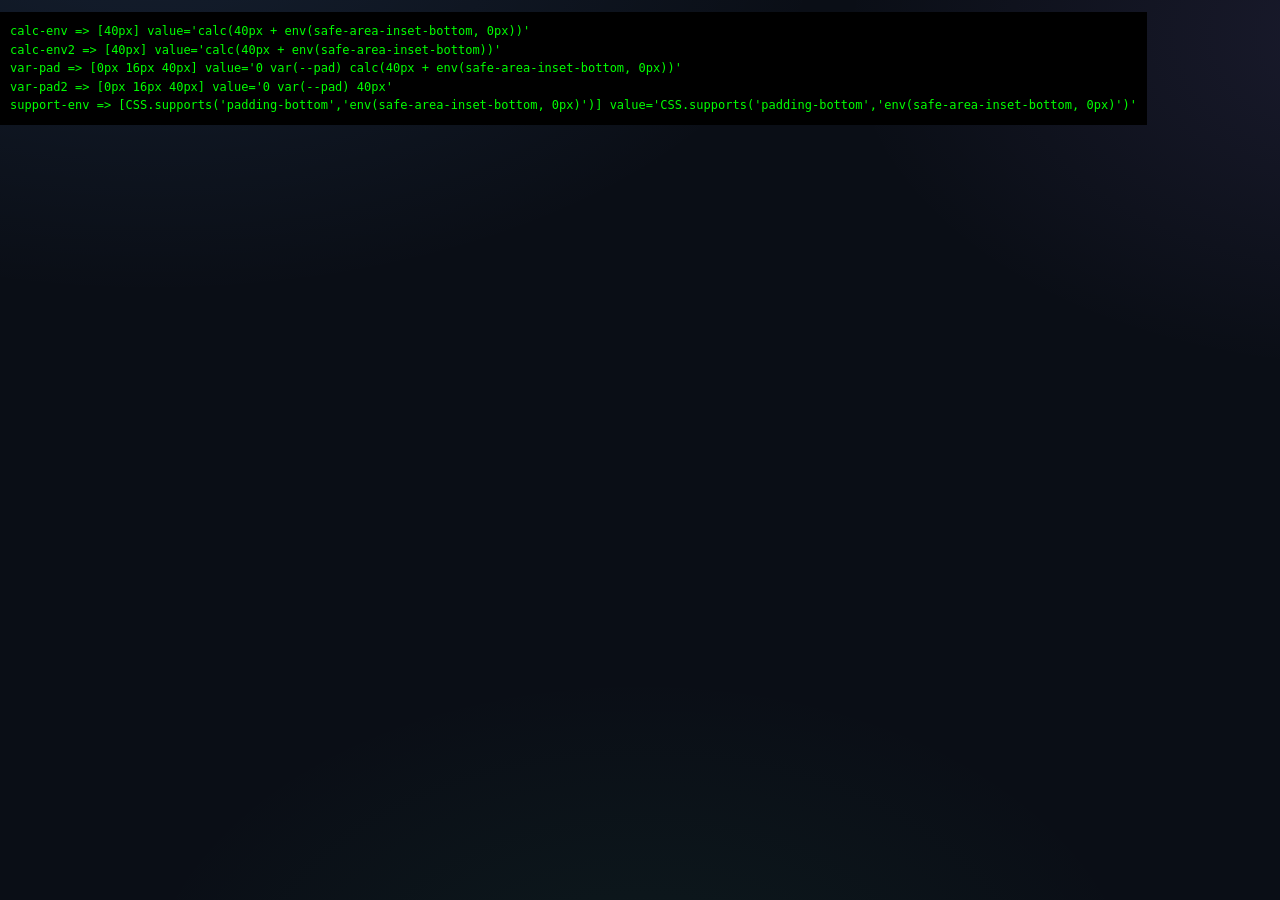
<file: probe2.html>
<!DOCTYPE html><html><head><meta charset="utf-8"><link rel="stylesheet" href="src/styles.css"></head><body>
<div id="r"></div>
<script>
var tests=[
 ["calc-env","calc(40px + env(safe-area-inset-bottom, 0px))"],
 ["calc-env2","calc(40px + env(safe-area-inset-bottom))"],
 ["var-pad","0 var(--pad) calc(40px + env(safe-area-inset-bottom, 0px))"],
 ["var-pad2","0 var(--pad) 40px"],
 ["support-env","CSS.supports('padding-bottom','env(safe-area-inset-bottom, 0px)')"]
];
var o=[];
tests.forEach(function(t,i){
  var d=document.createElement("div");
  if(t[0]!=="support-env"){d.style.cssText="position:absolute;left:-9999px;--pad:16px;padding:"+t[1];}
  document.body.appendChild(d);
  var v = t[0]==="support-env"? t[1] : (t[0]==="var-pad2"? getComputedStyle(d).padding : getComputedStyle(d).padding);
  o.push(t[0]+" => ["+v+"] value='"+(t[0]==="support-env"?v:d.style.padding)+"'");
});

var p=document.createElement("pre");p.style.cssText="position:fixed;top:0;left:0;background:#000;color:#0f0;z-index:9;font-size:12px;padding:10px";
p.textContent=o.join("\n");document.body.appendChild(p);
</script></body></html>
</file>
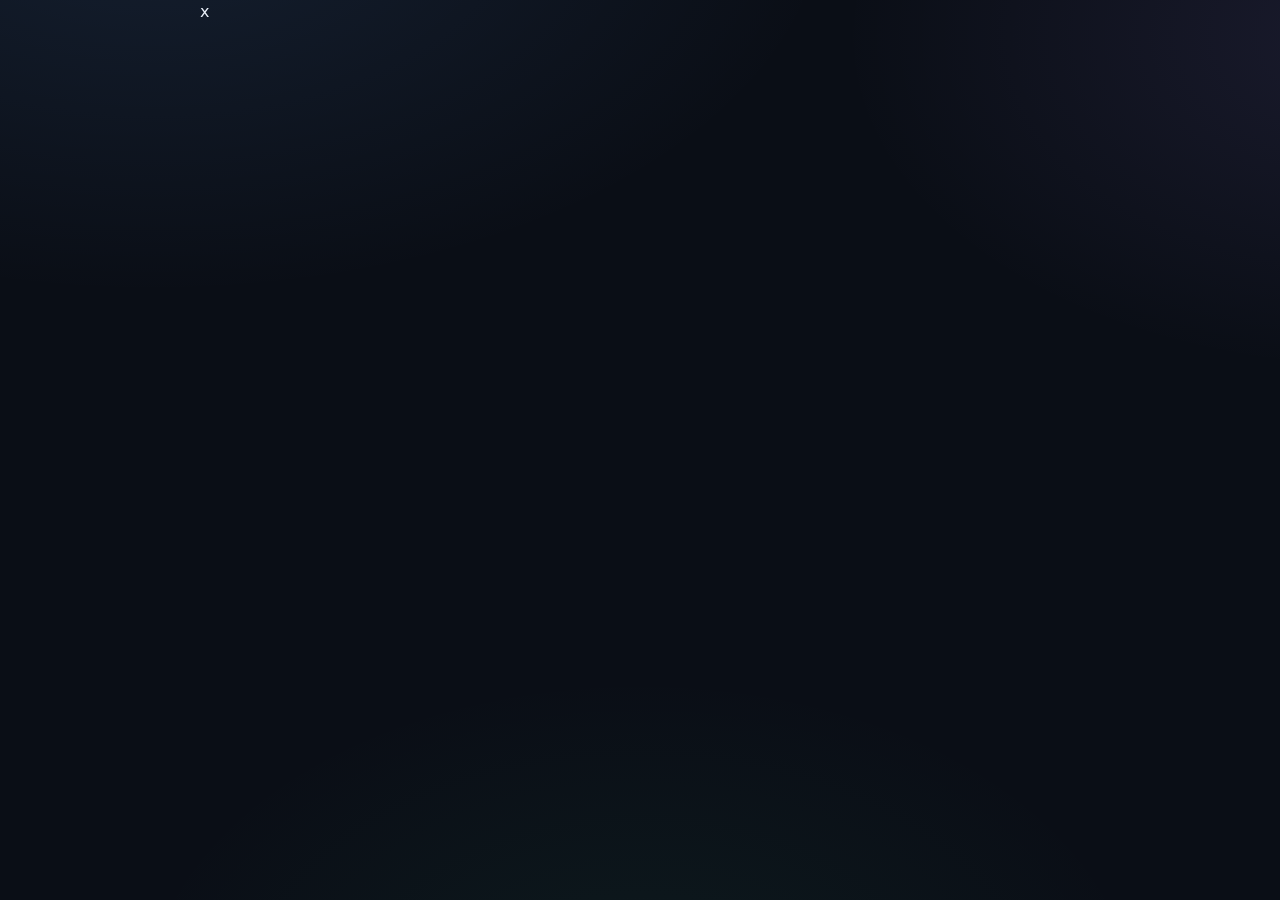
<file: probe3.html>
<!DOCTYPE html><html><head><meta charset="utf-8"><link rel="stylesheet" href="src/styles.css"></head><body>
<div id="app"></div><div id="ctrl" class="app">x</div>
<script>
var a=document.getElementById("app"), c=document.getElementById("ctrl");
a.className="app";
var ca=getComputedStyle(a), cc=getComputedStyle(c);
var out=["#app  padding="+ca.padding+" | maxW="+ca.maxWidth+" | display="+ca.display+" | x="+a.getBoundingClientRect().x,
         ".app  padding="+cc.padding+" | maxW="+cc.maxWidth+" | x="+c.getBoundingClientRect().x,
         "body padding="+getComputedStyle(document.body).padding,
         "stylesheets="+document.styleSheets.length+" rules="+document.styleSheets[0].cssRules.length,
         "appRect="+JSON.stringify(a.getBoundingClientRect().toJSON?)];
var p=document.createElement("pre");p.style.cssText="position:fixed;top:0;left:0;background:#000;color:#0f0;z-index:9;font-size:12px;padding:10px;max-width:99%;white-space:pre-wrap";
p.textContent=out.join("\n");document.body.appendChild(p);
</script></body></html>
</file>
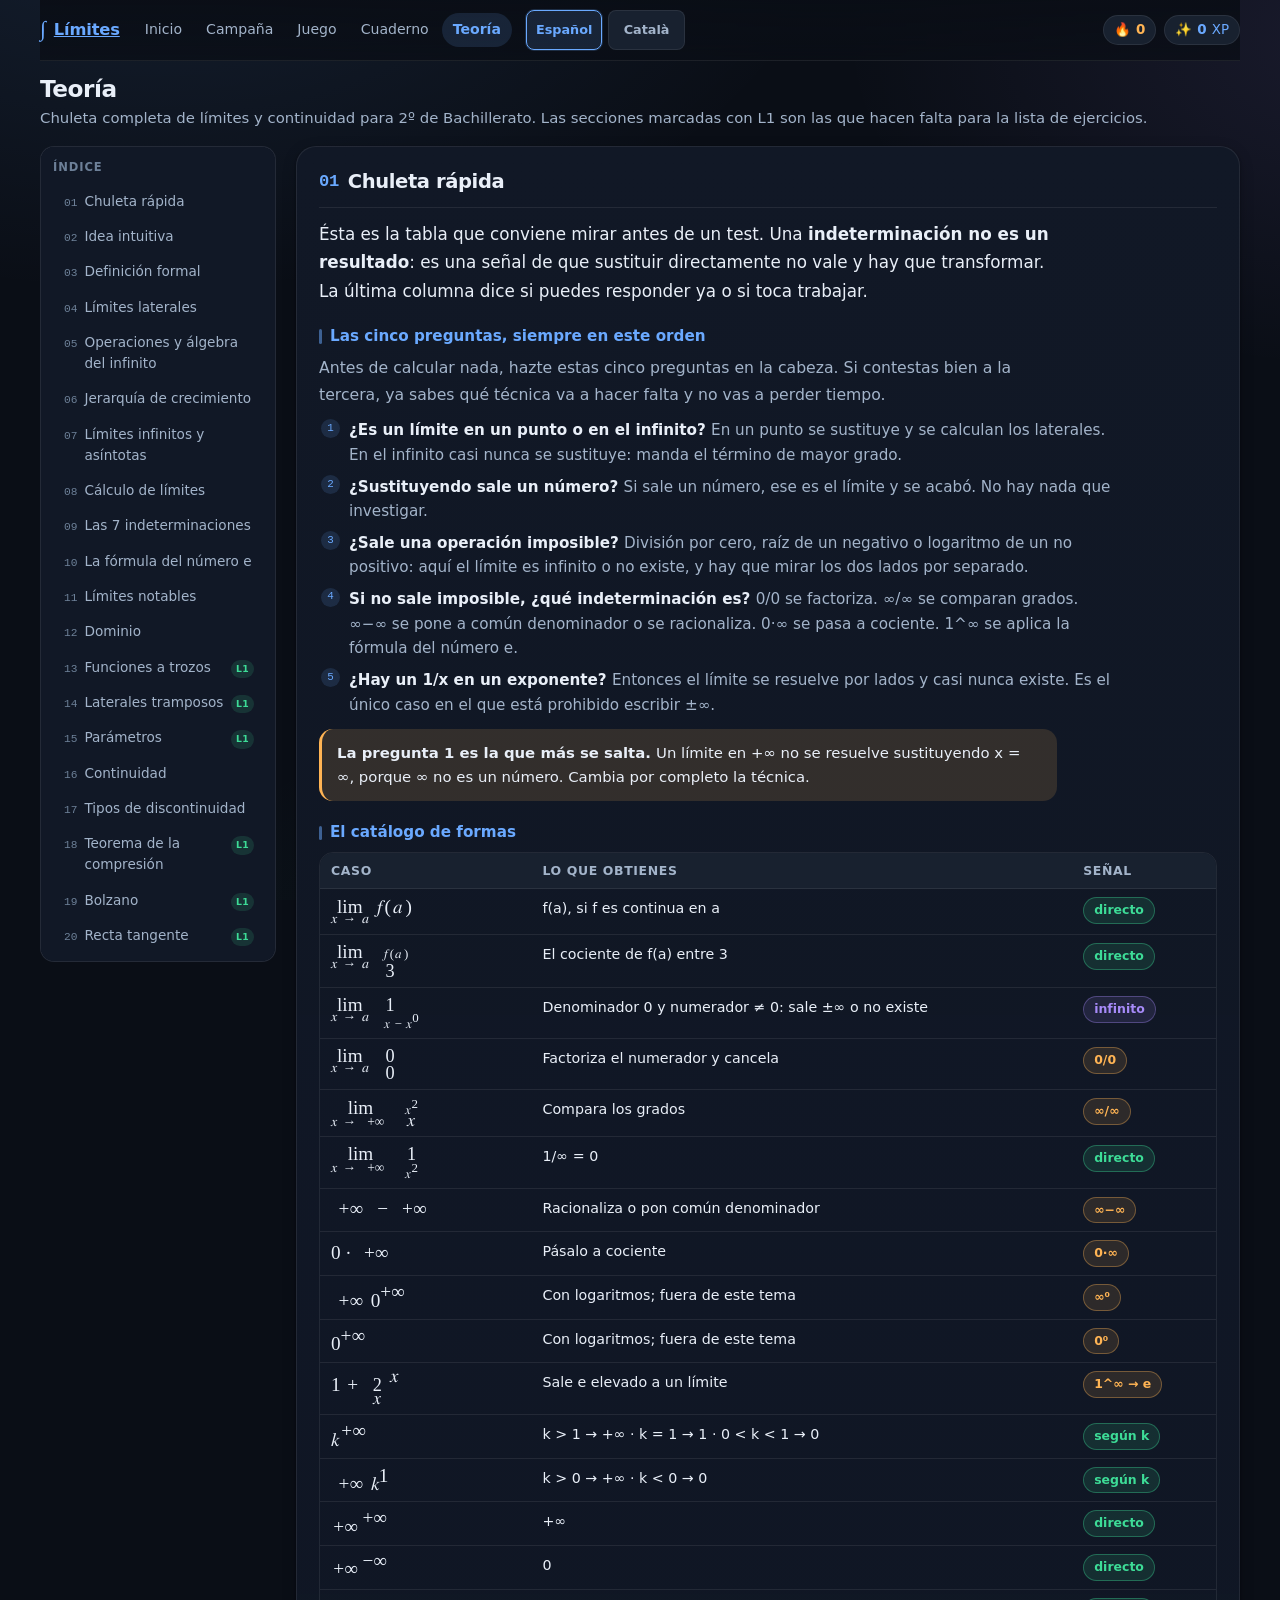
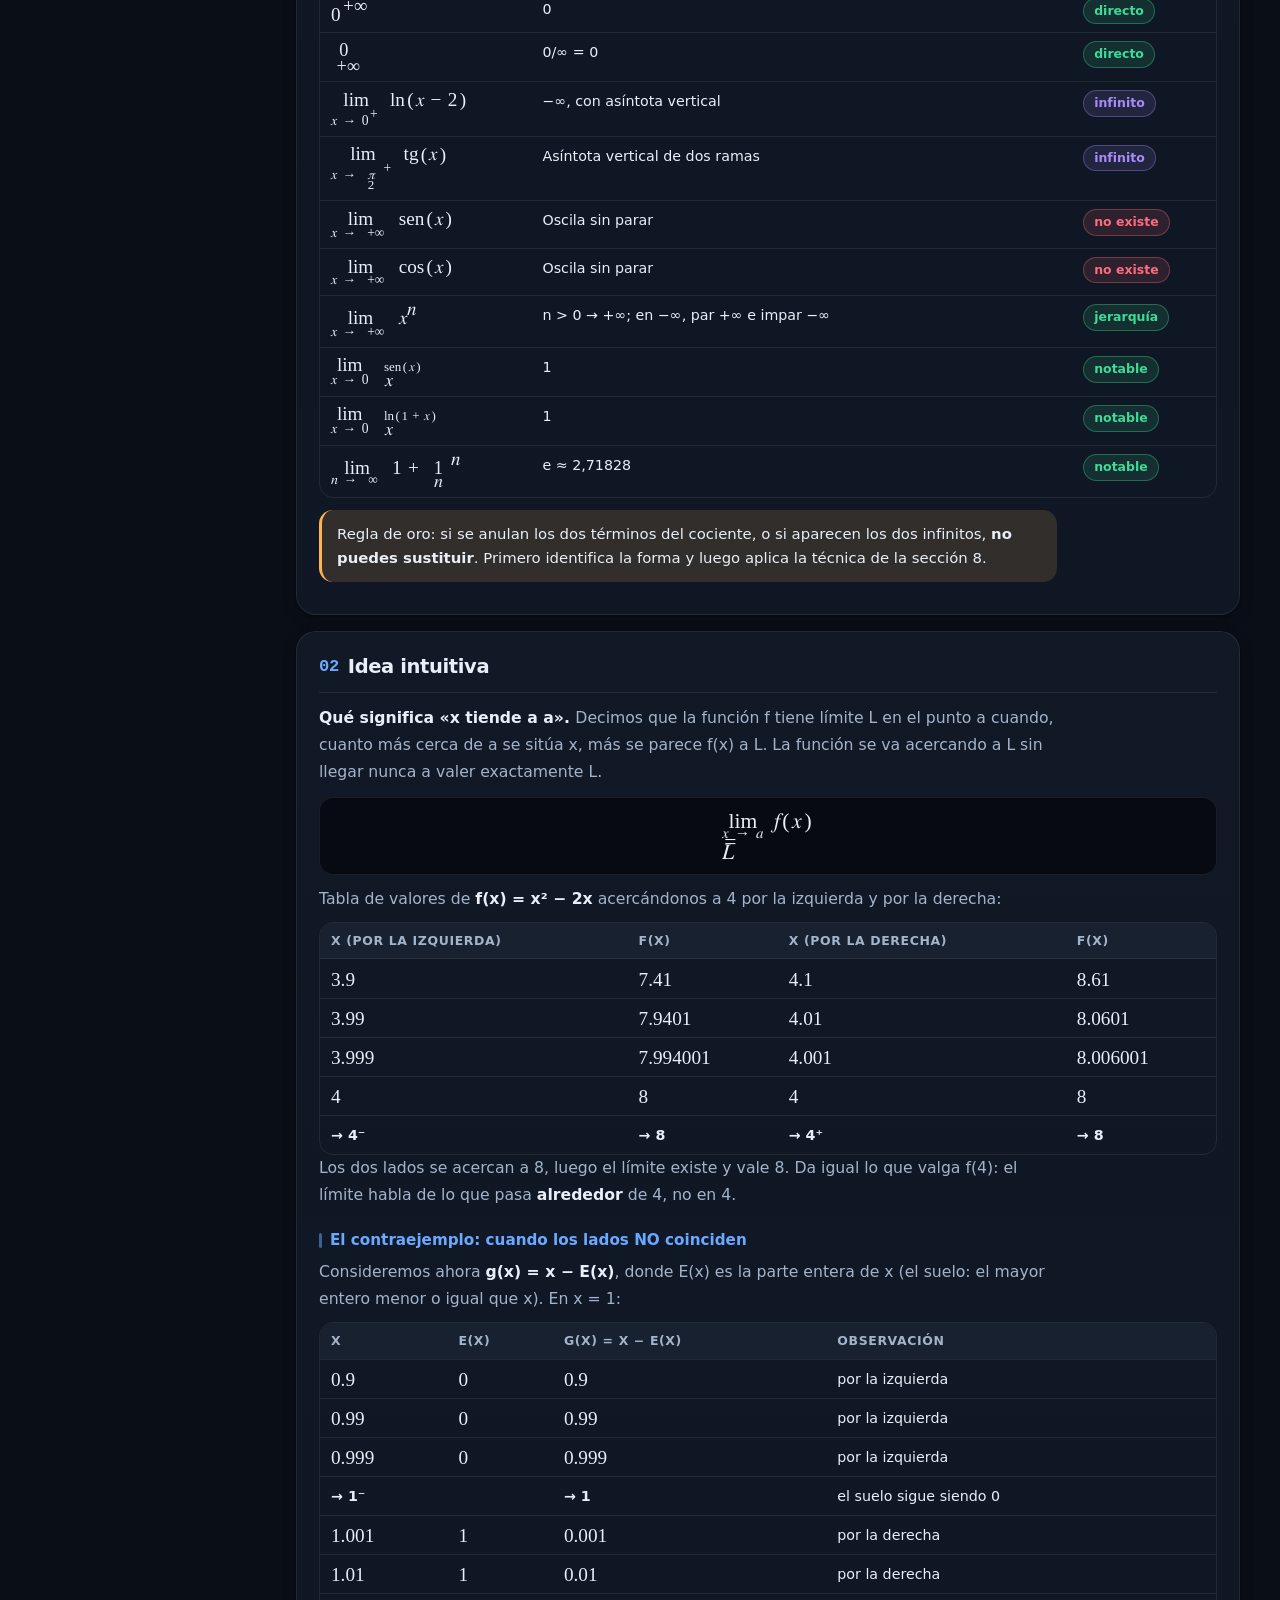
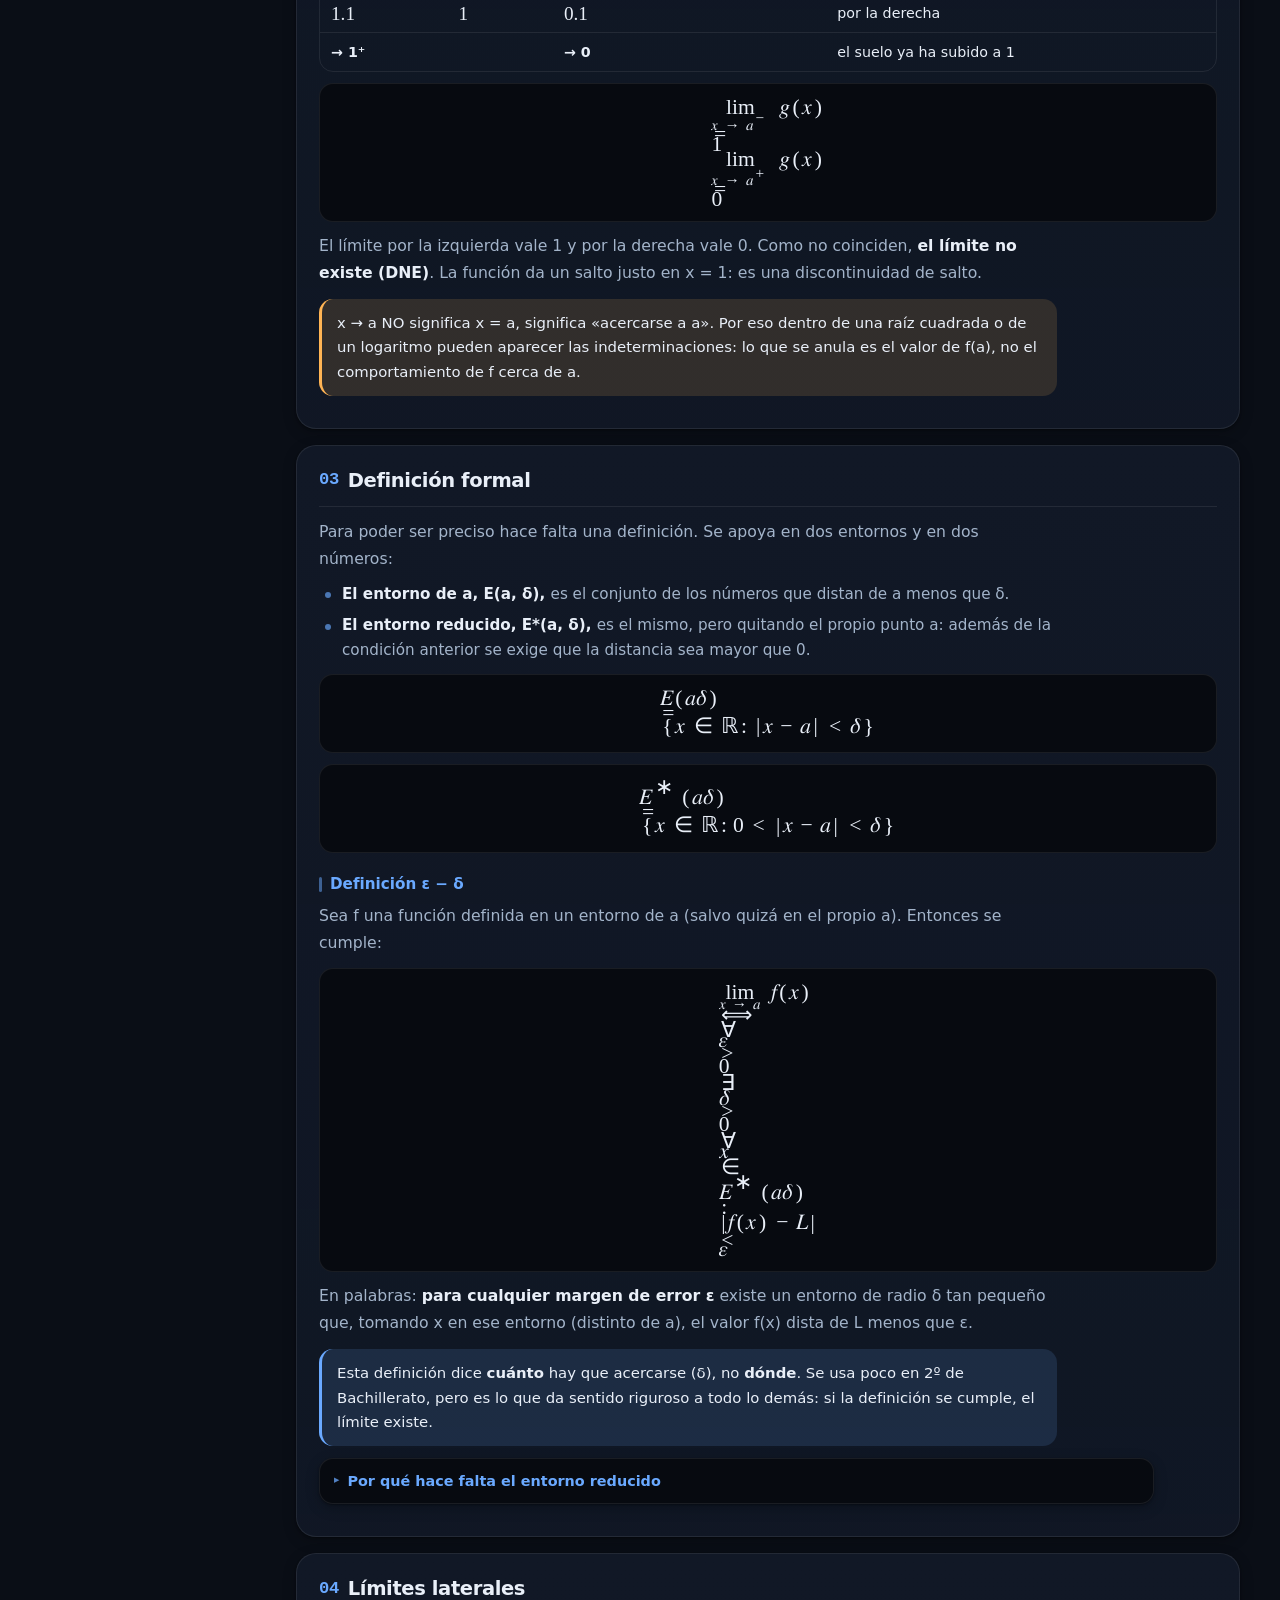
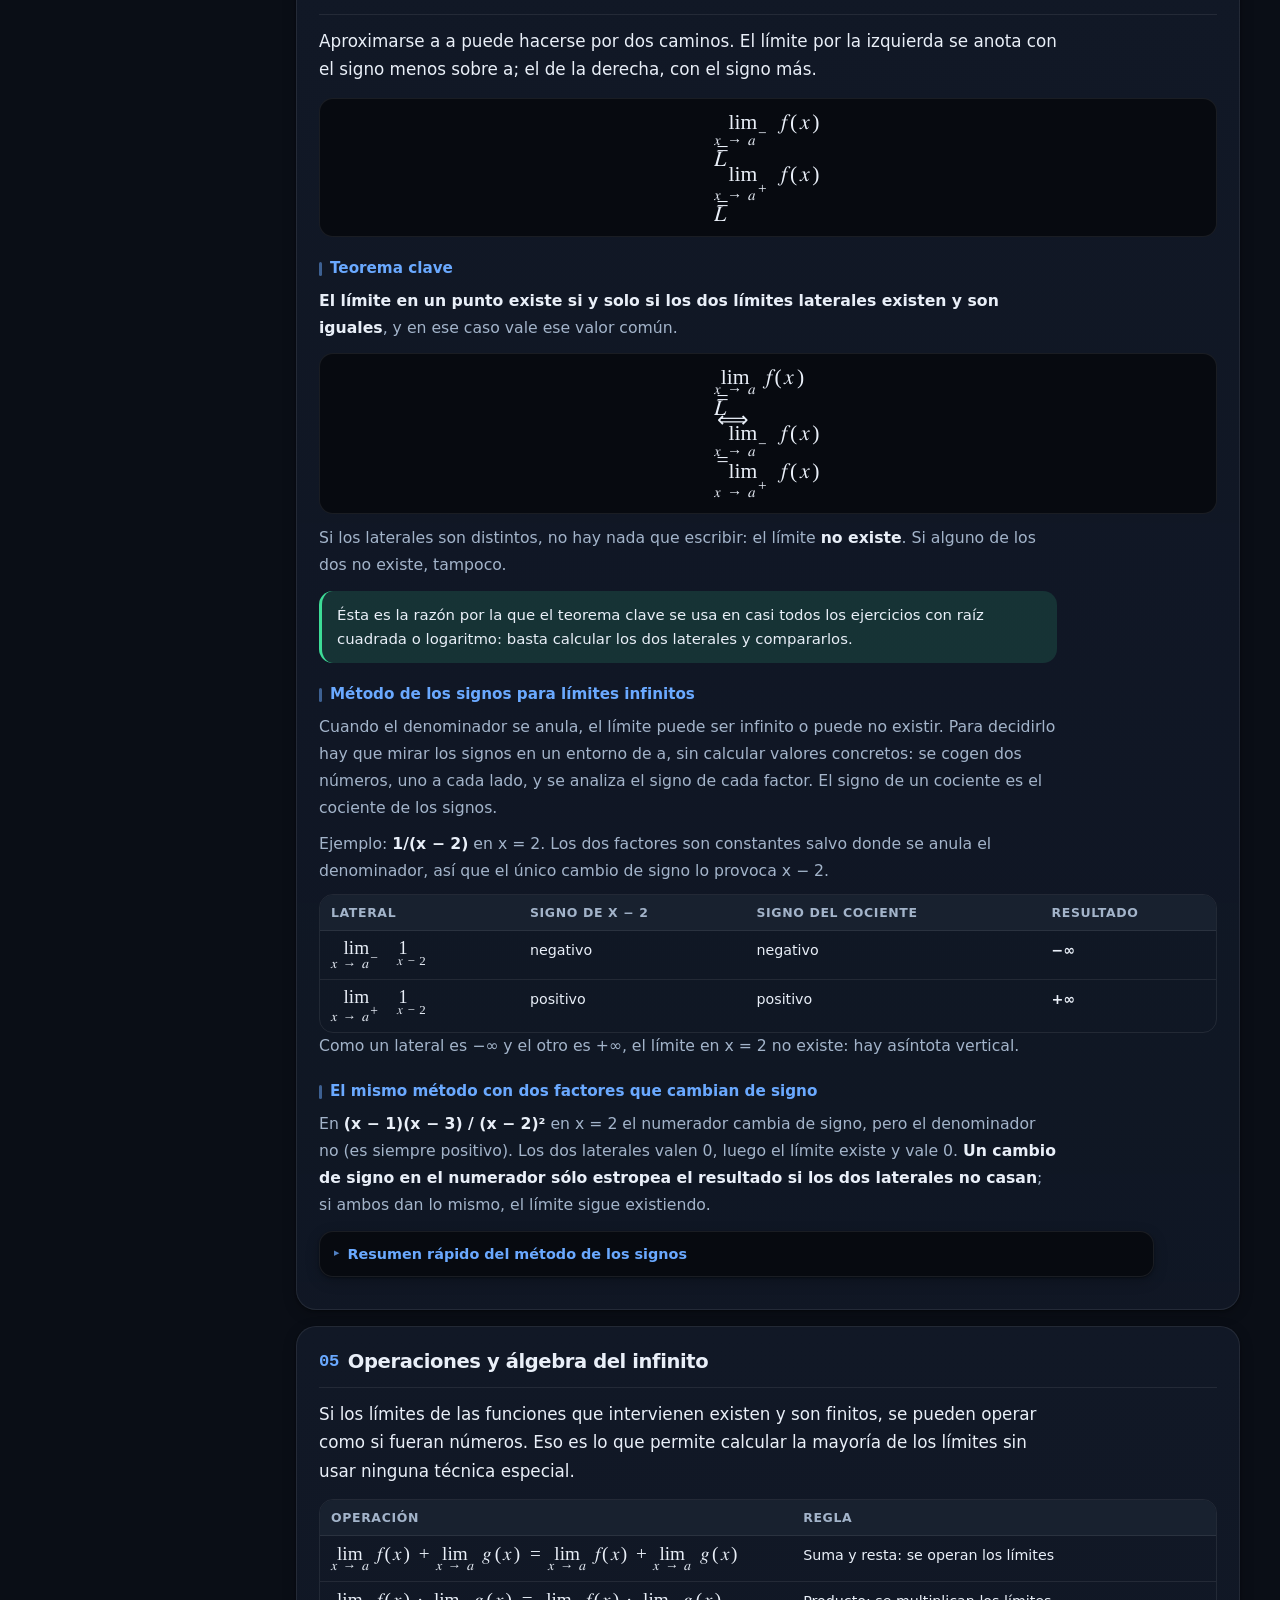
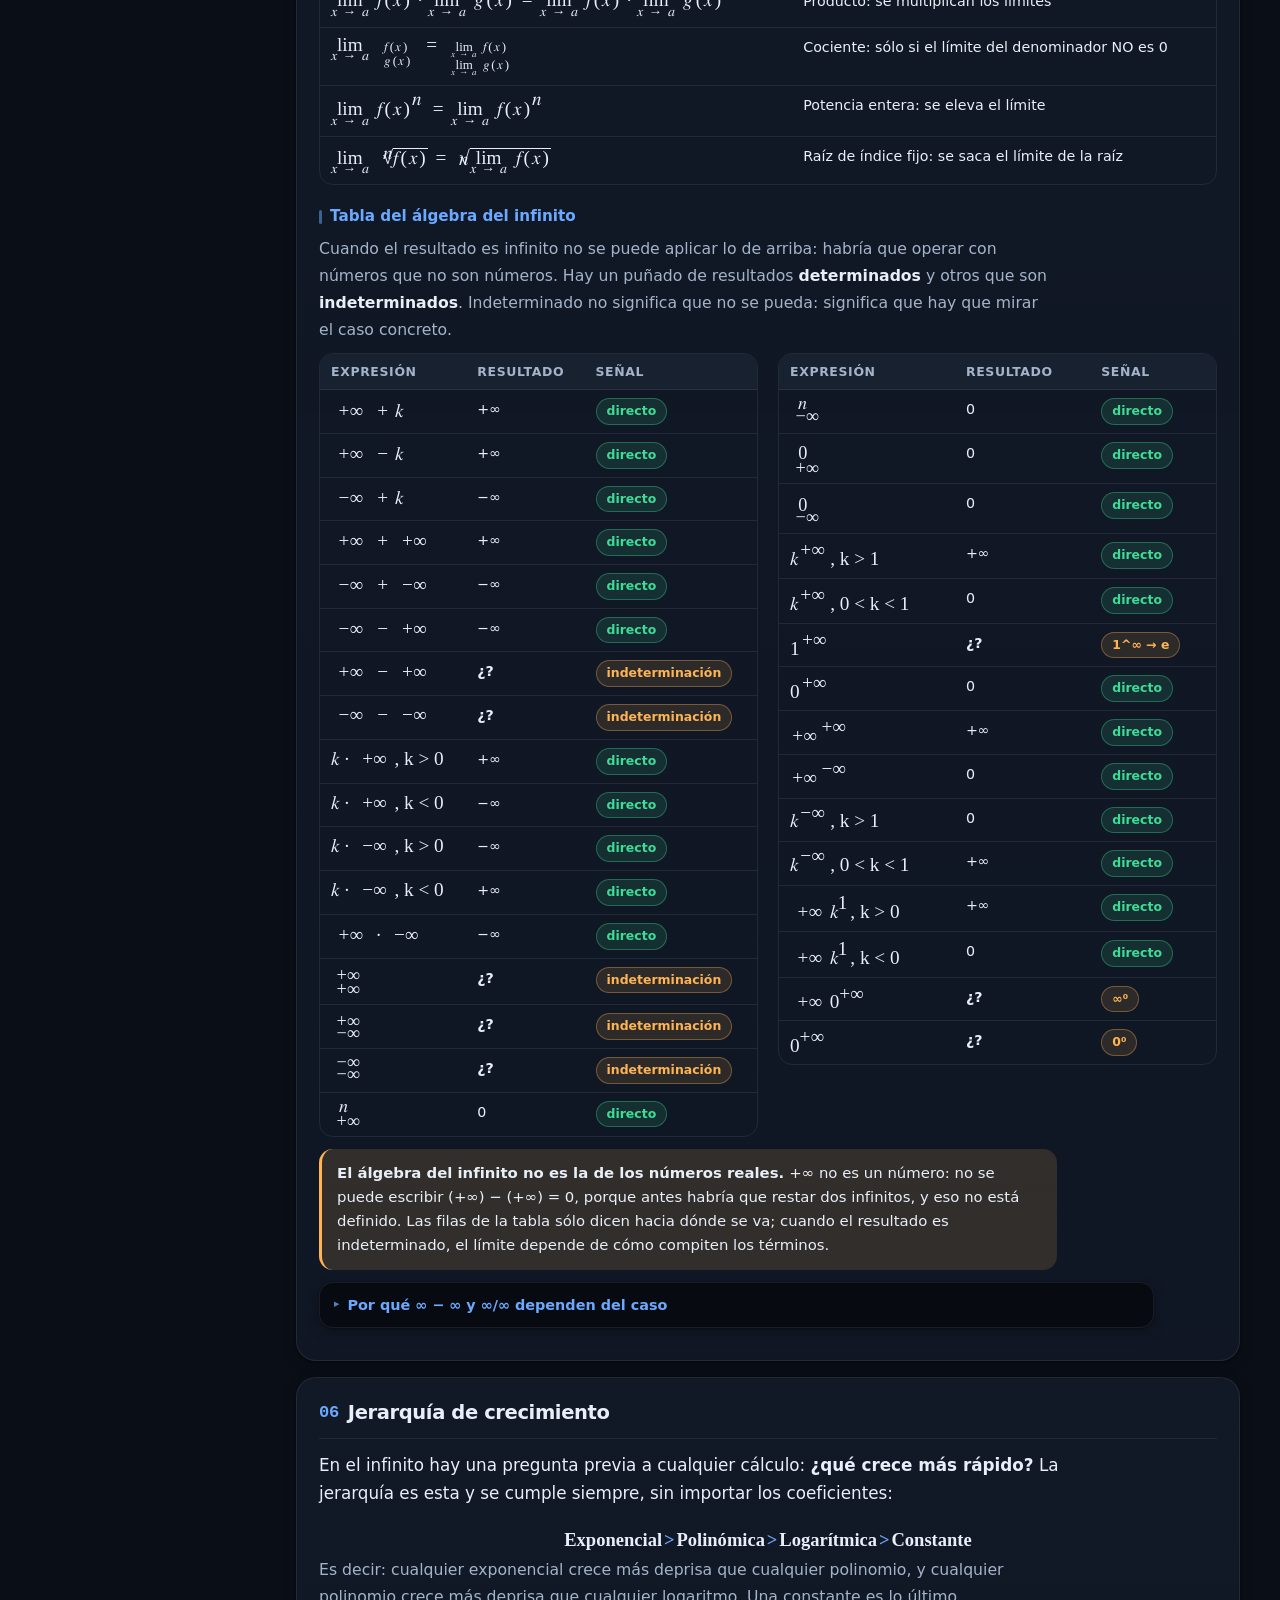
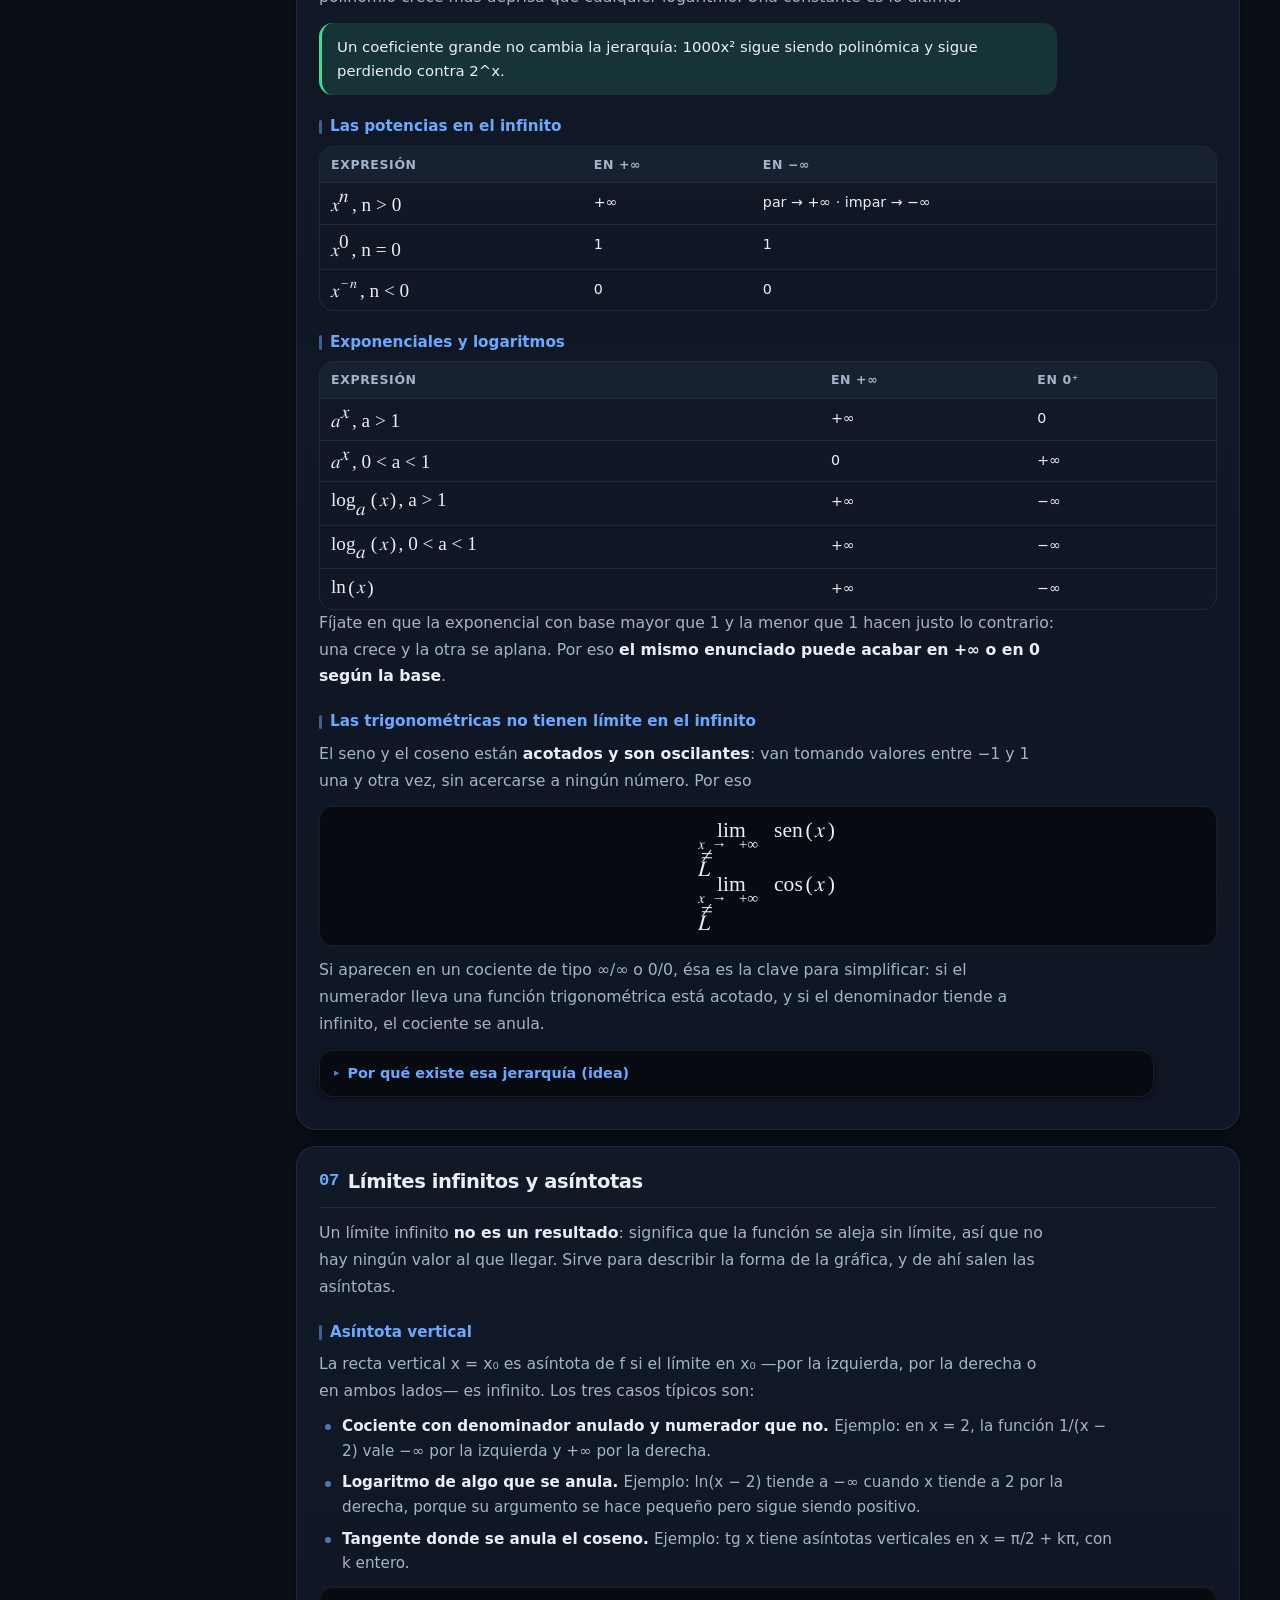
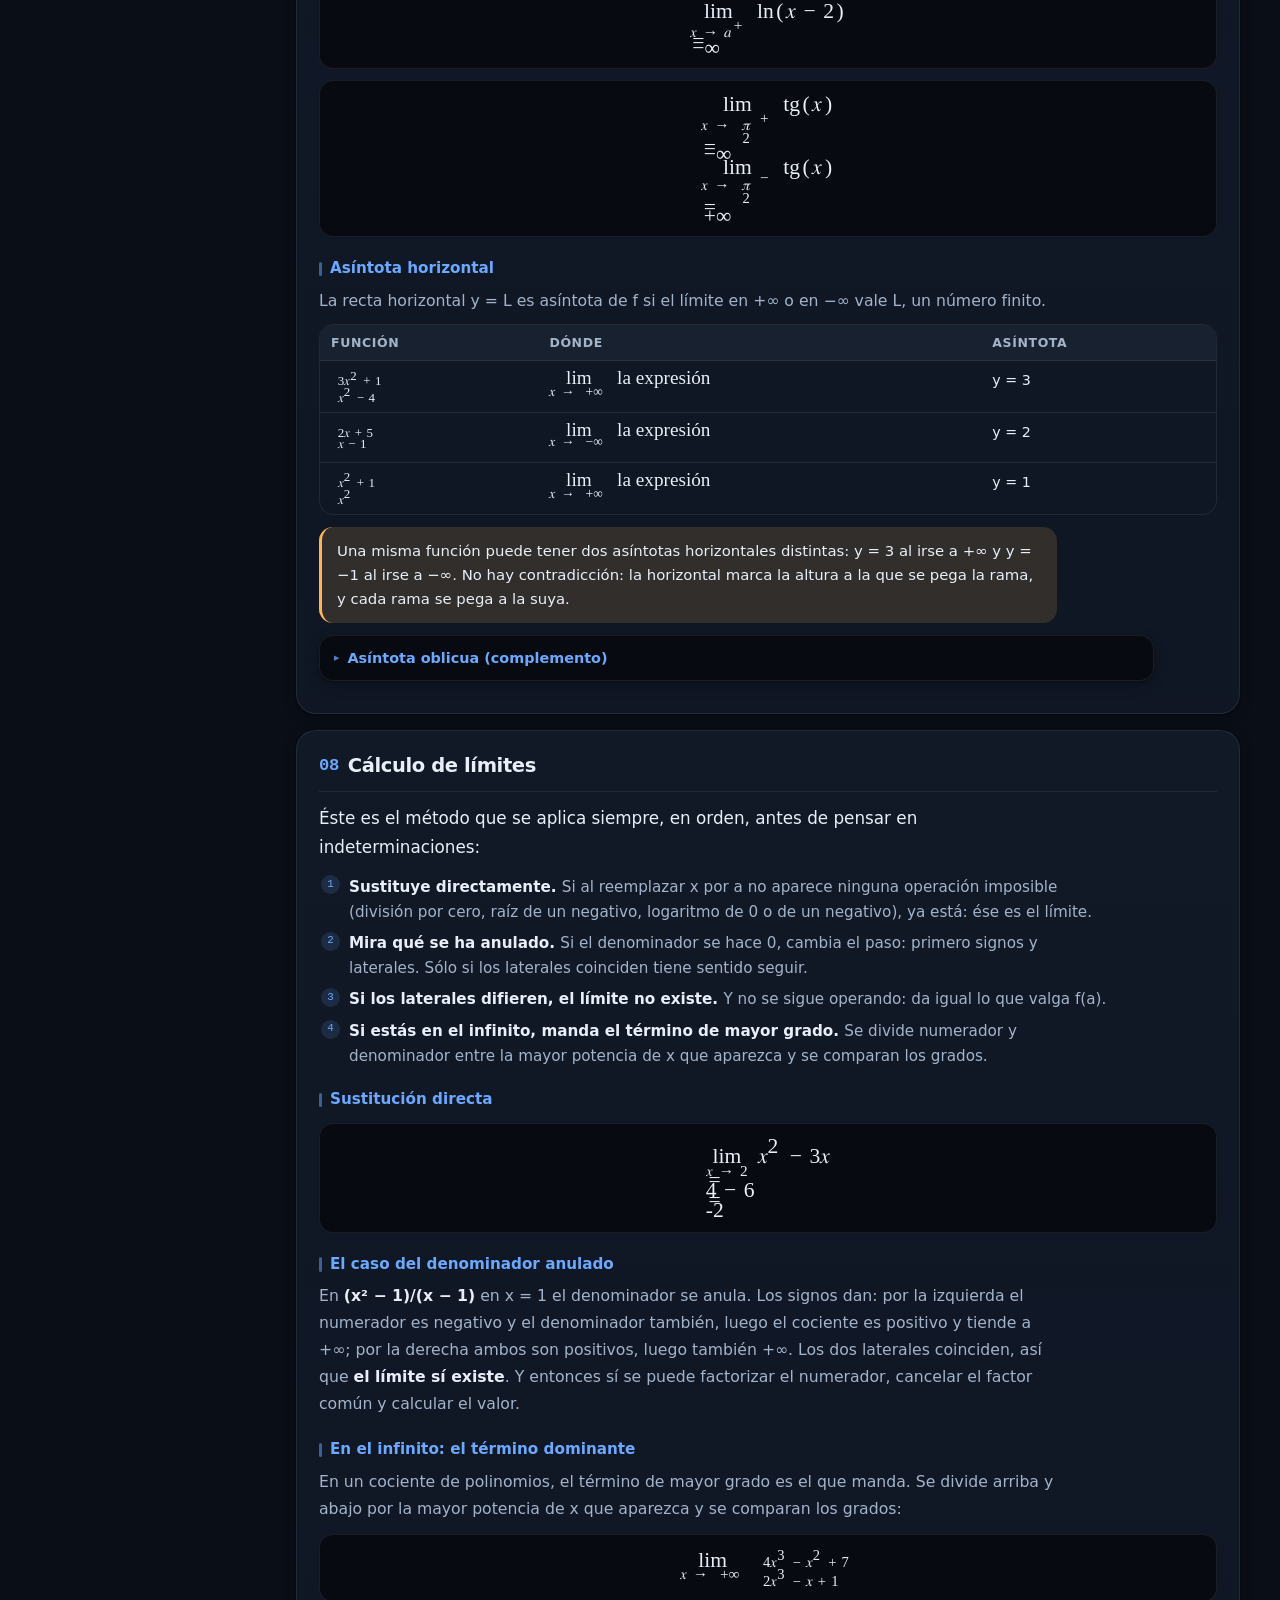
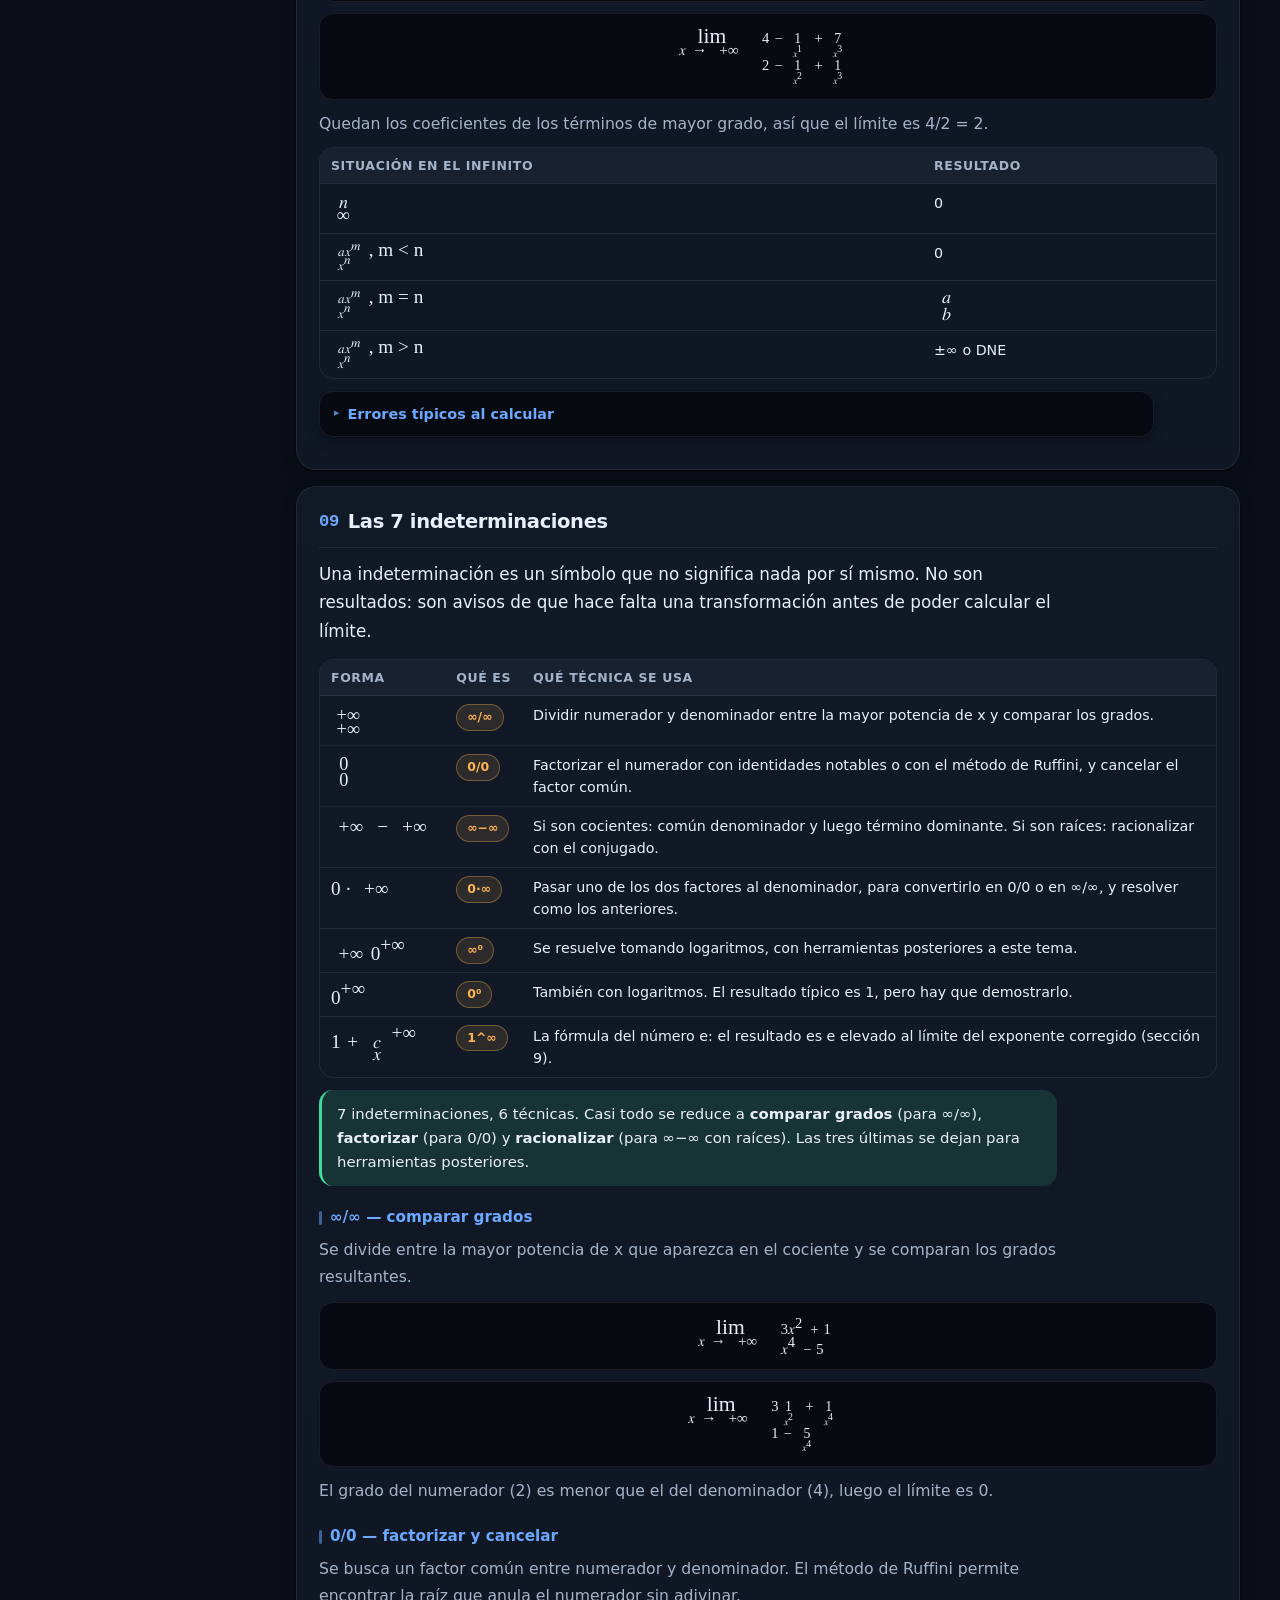
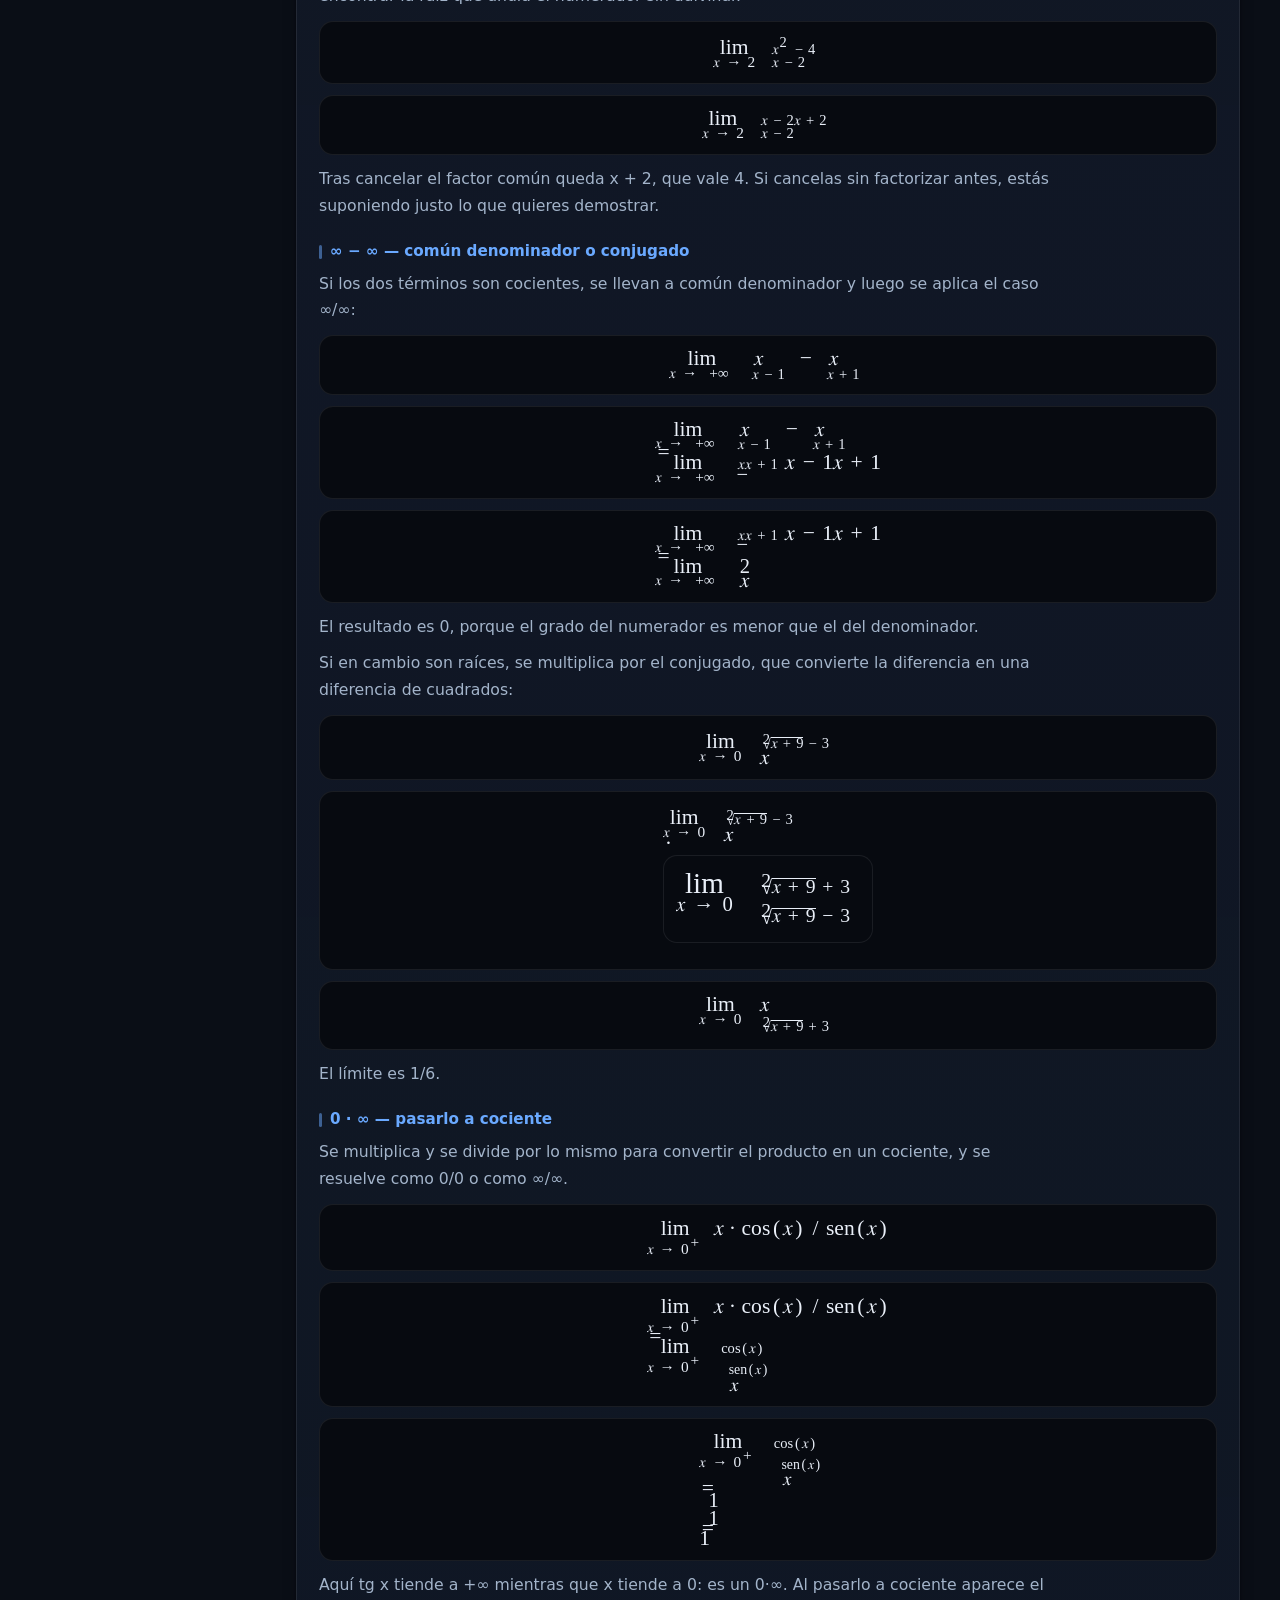
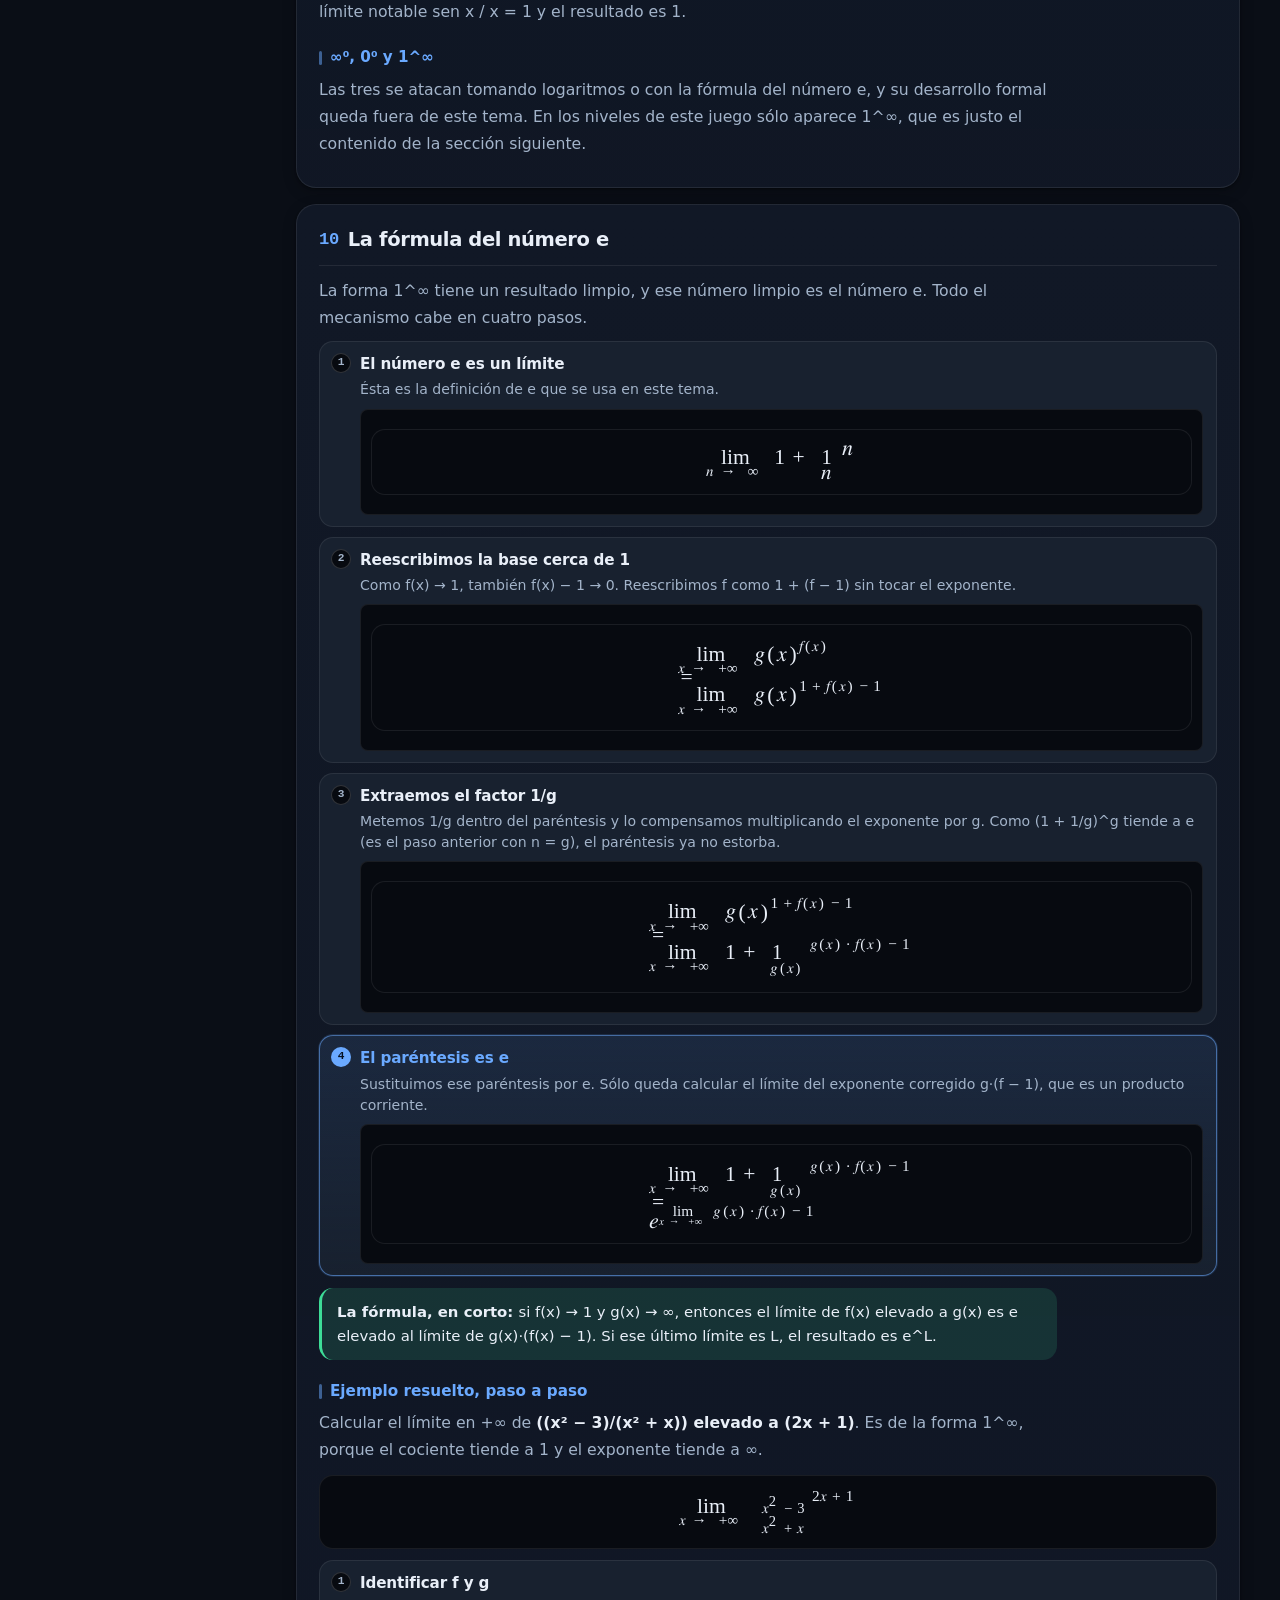
<file: slice.html>
<!DOCTYPE html>
<html lang="es">
<head>
<meta charset="utf-8">
<meta name="viewport" content="width=device-width, initial-scale=1">
<title>Recorte — teoría</title>
<link rel="stylesheet" href="src/styles.css">
</head>
<body>
<div id="app"></div>
<script src="src/engine.js"></script>
<script src="src/ui-core.js"></script>
<script src="src/pagina-teoria.js"></script>
<script>
/* Recorta la hoja a una sola sección para poder revisarla en una captura.
   Uso: slice.html?sec=bolzano   ·   ?sec=todas   ·   ?w=700 */
UI.montar("teoria", "Teoría", construirTeoria);
(function () {
  var q = new URLSearchParams(location.search);
  var sec = q.get("sec");
  var w = q.get("w");
  if (w) document.documentElement.style.overflowX = "hidden";
  if (sec && sec !== "todas") {
    Array.prototype.forEach.call(document.querySelectorAll(".theory-sec"), function (n) {
      if (n.id !== sec) n.remove();
    });
    var titulo = document.querySelector("#screen-head");
    if (titulo) titulo.remove();
  }
  if (w) {
    var app = document.getElementById("app");
    app.style.maxWidth = w + "px";
  }
})();
</script>
</body>
</html>
</file>
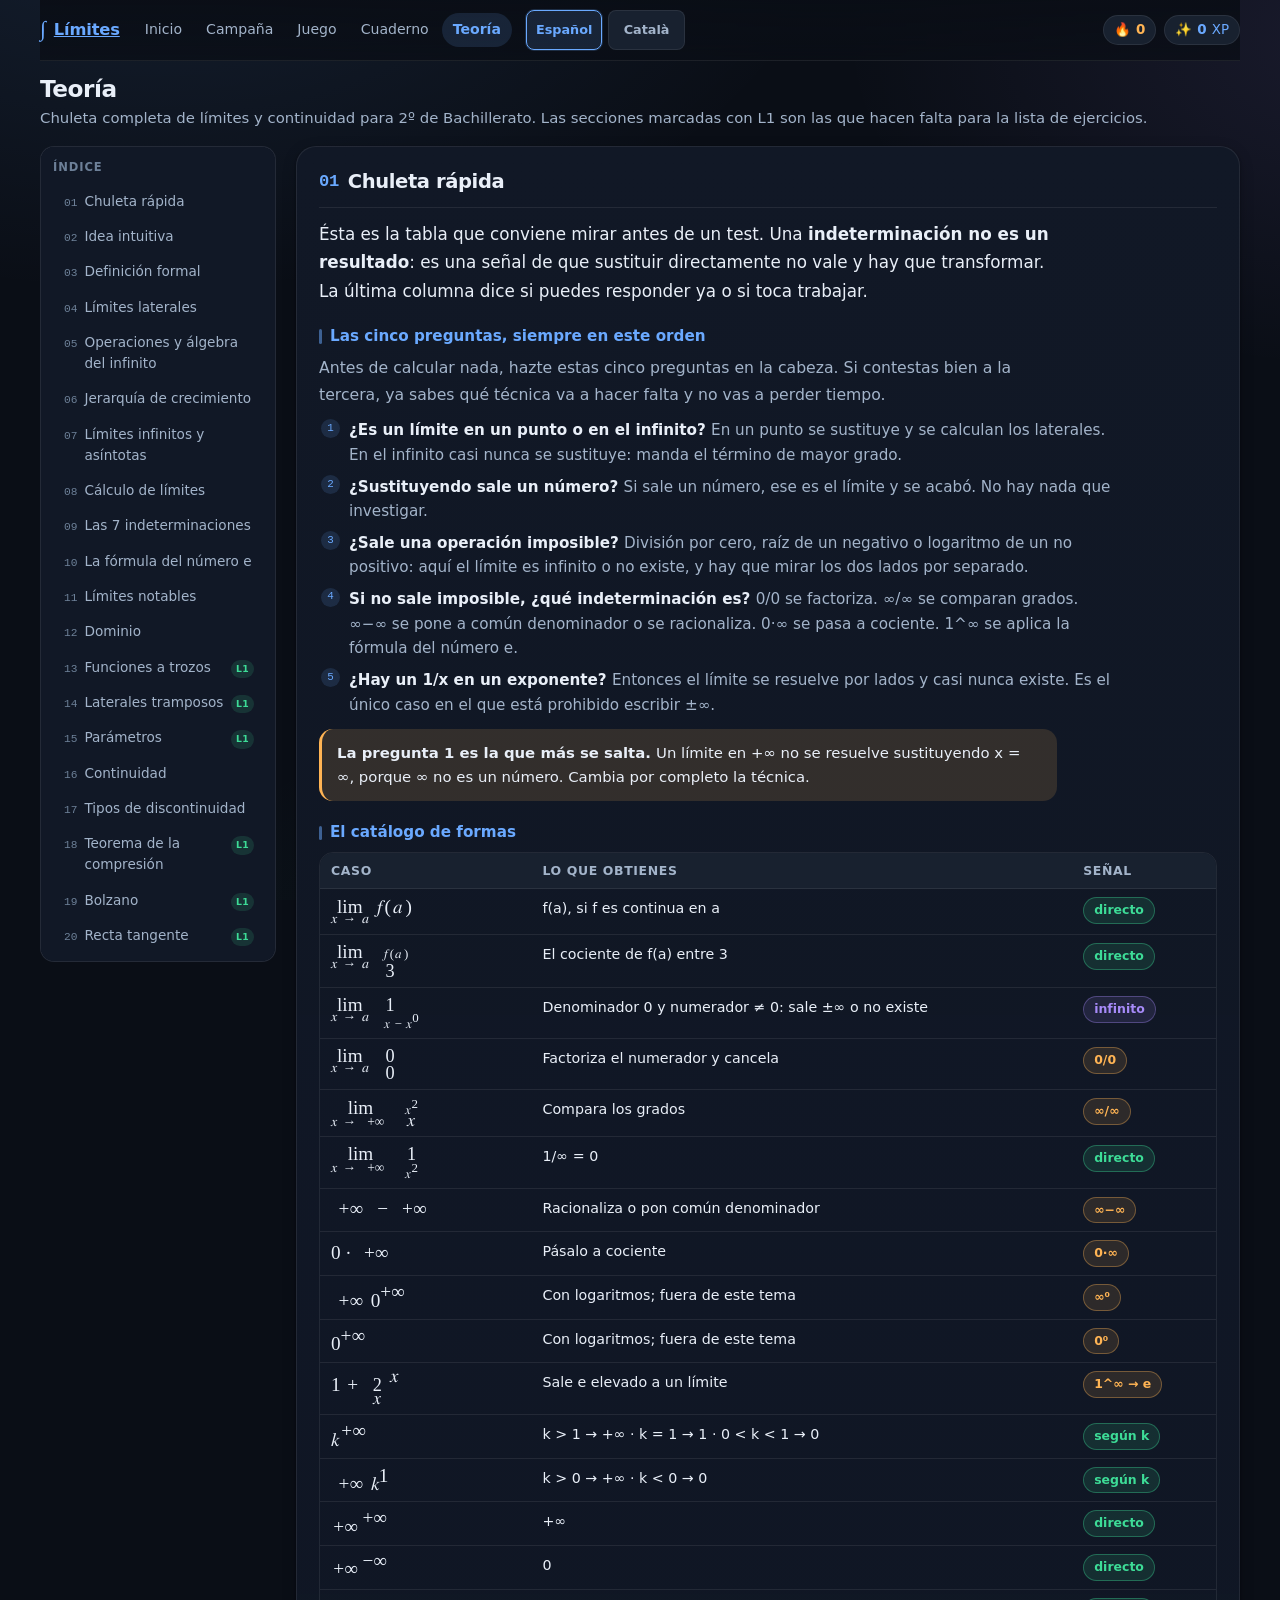
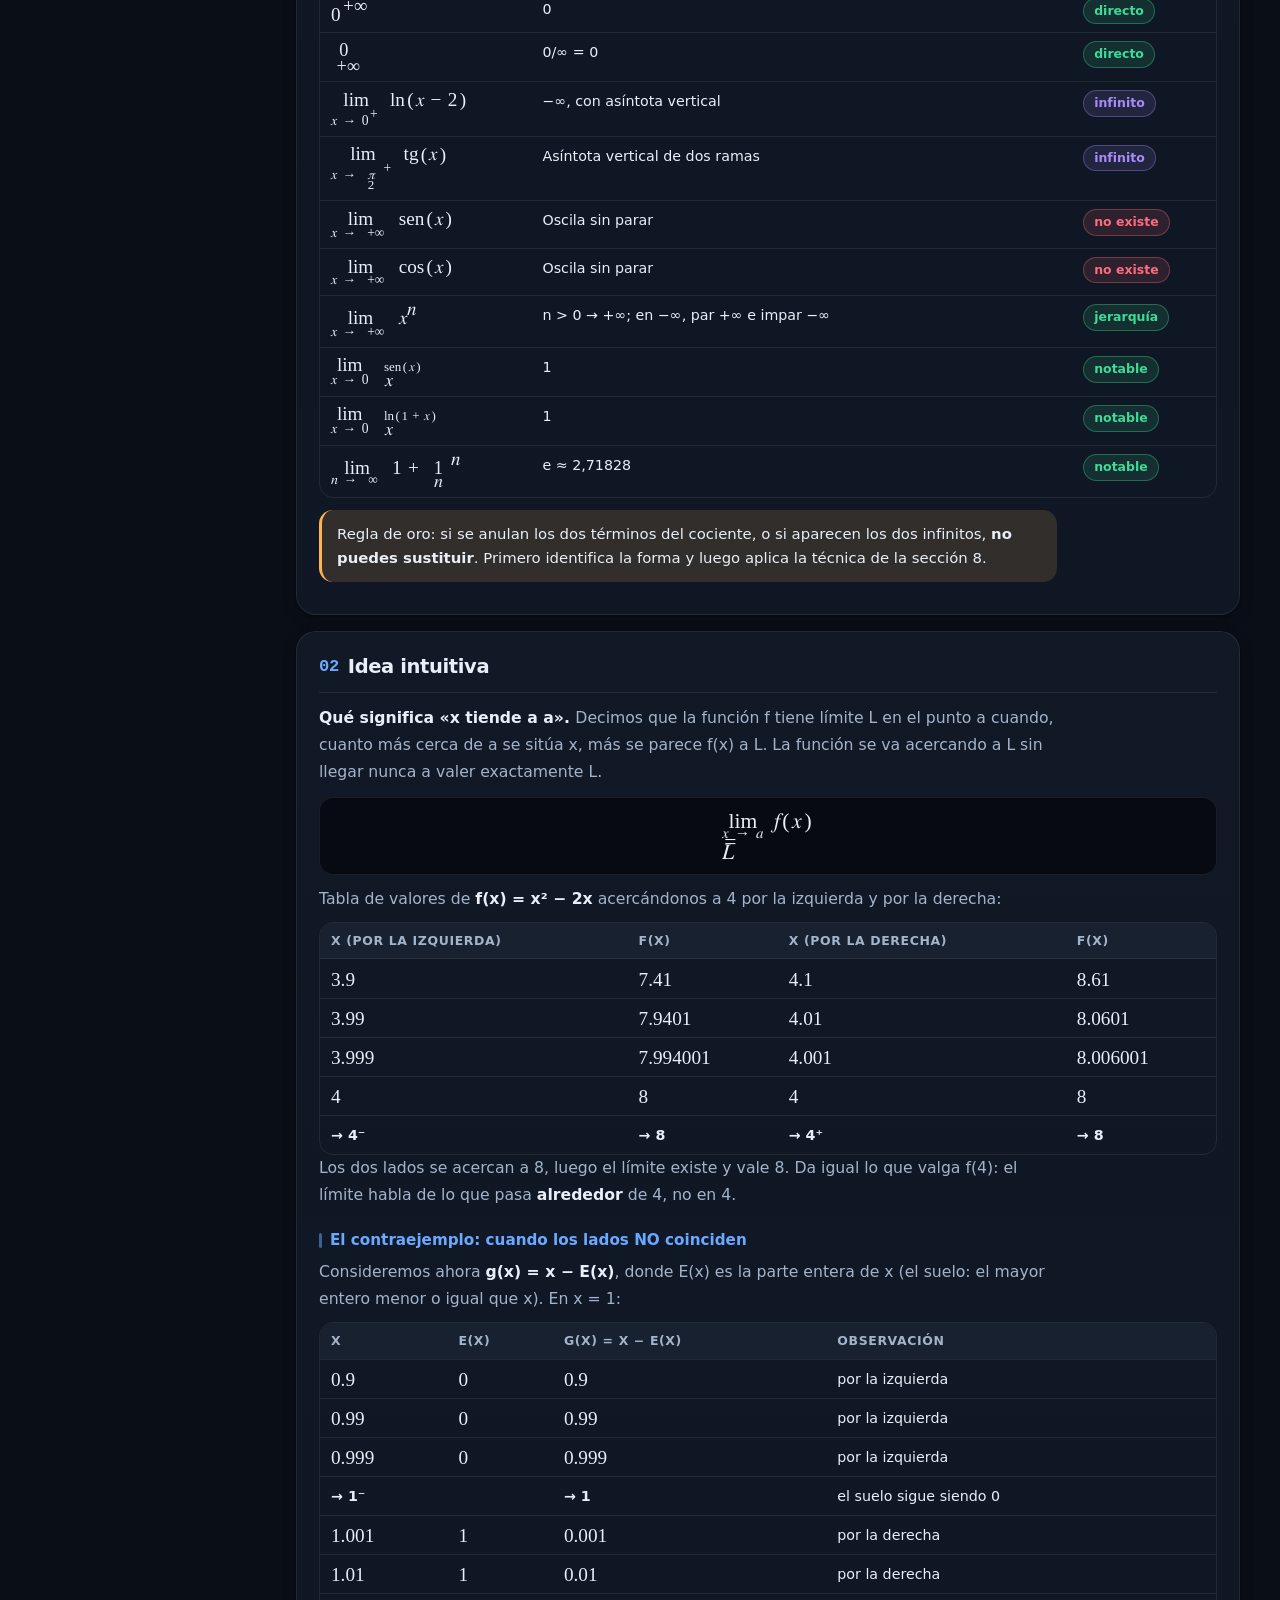
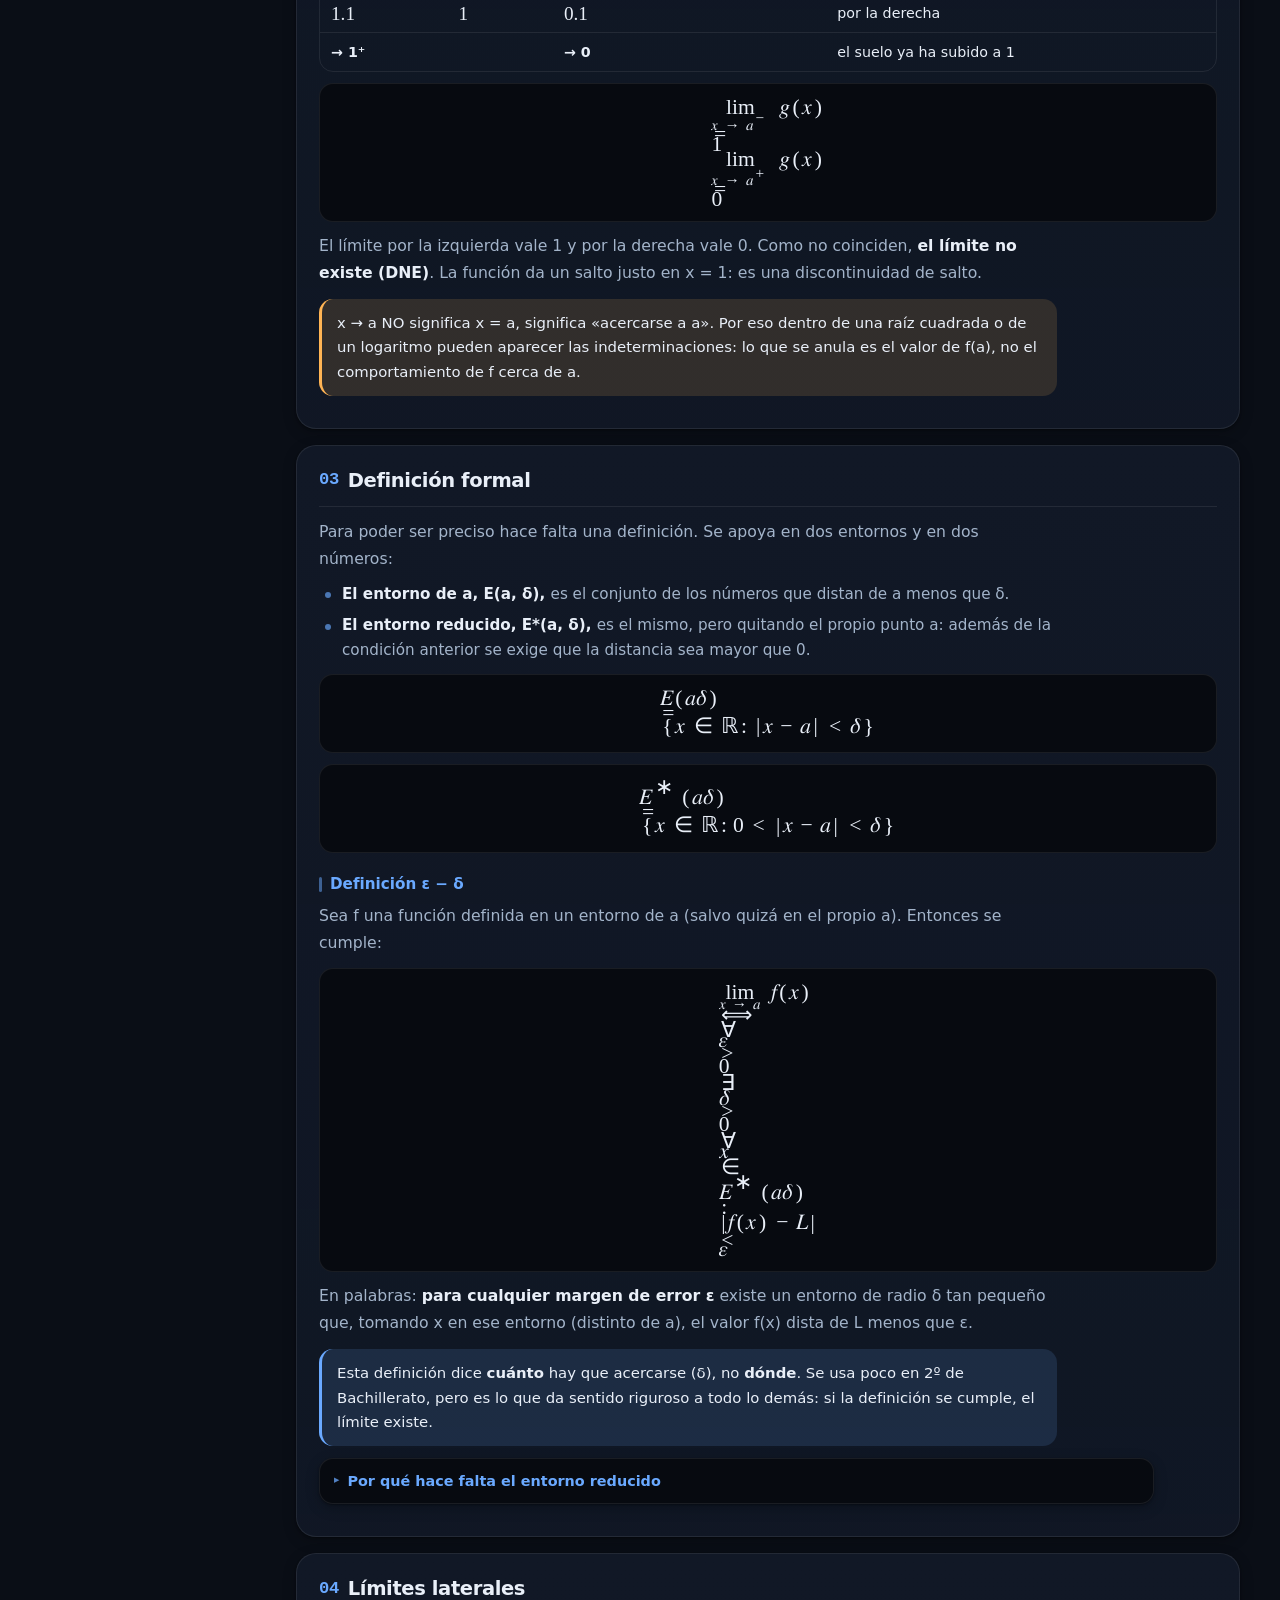
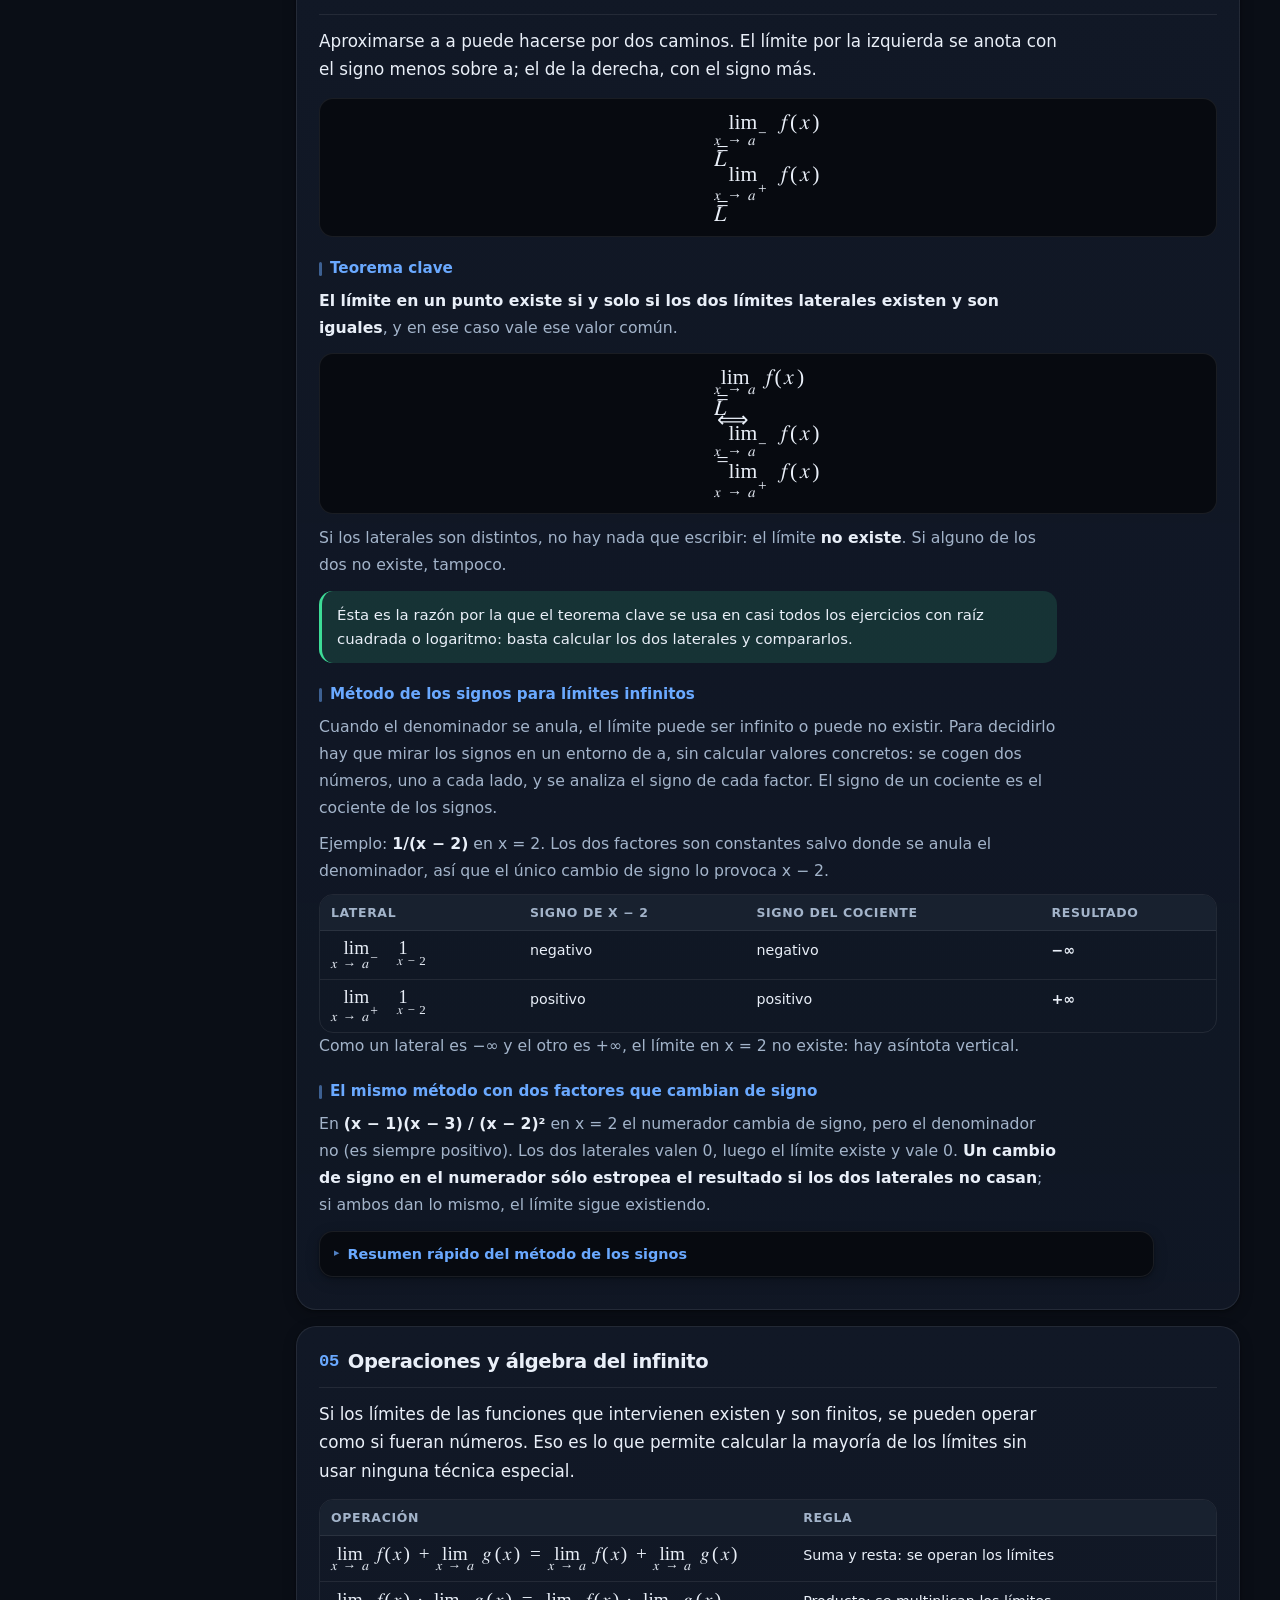
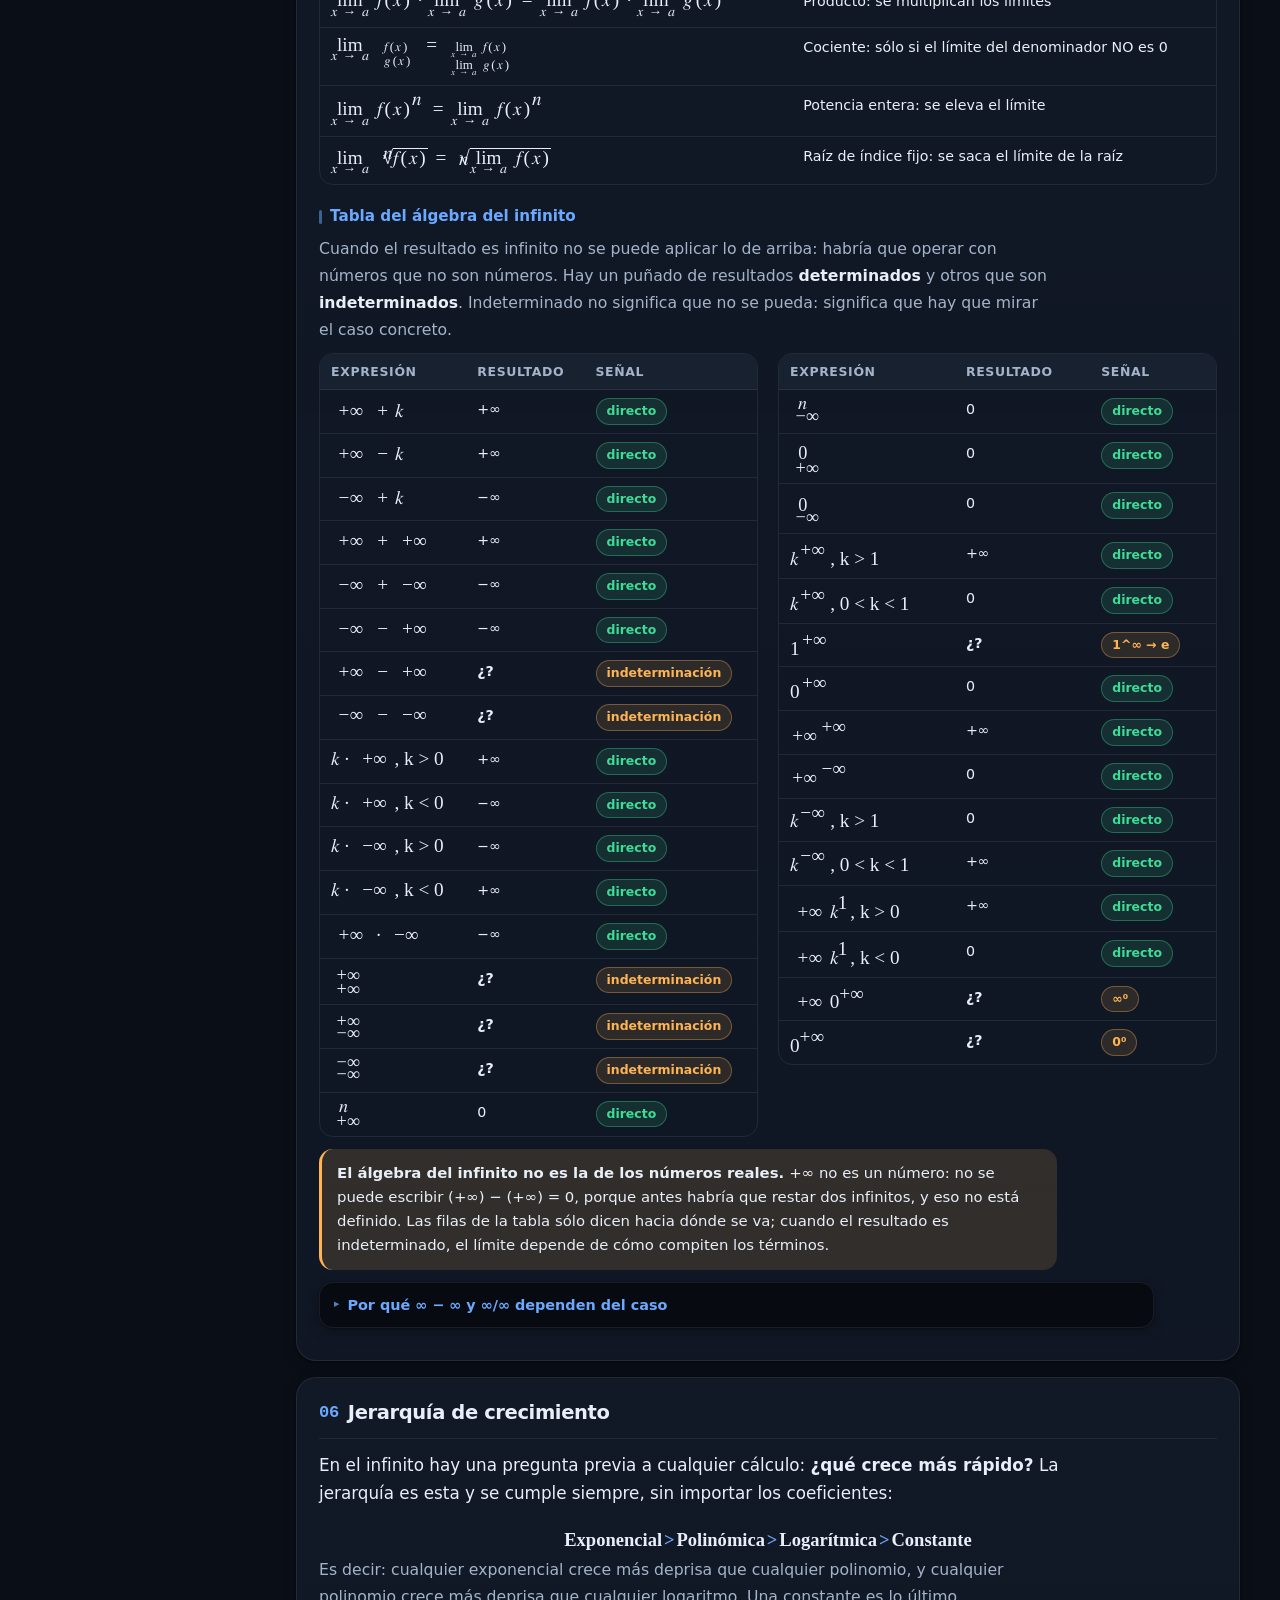
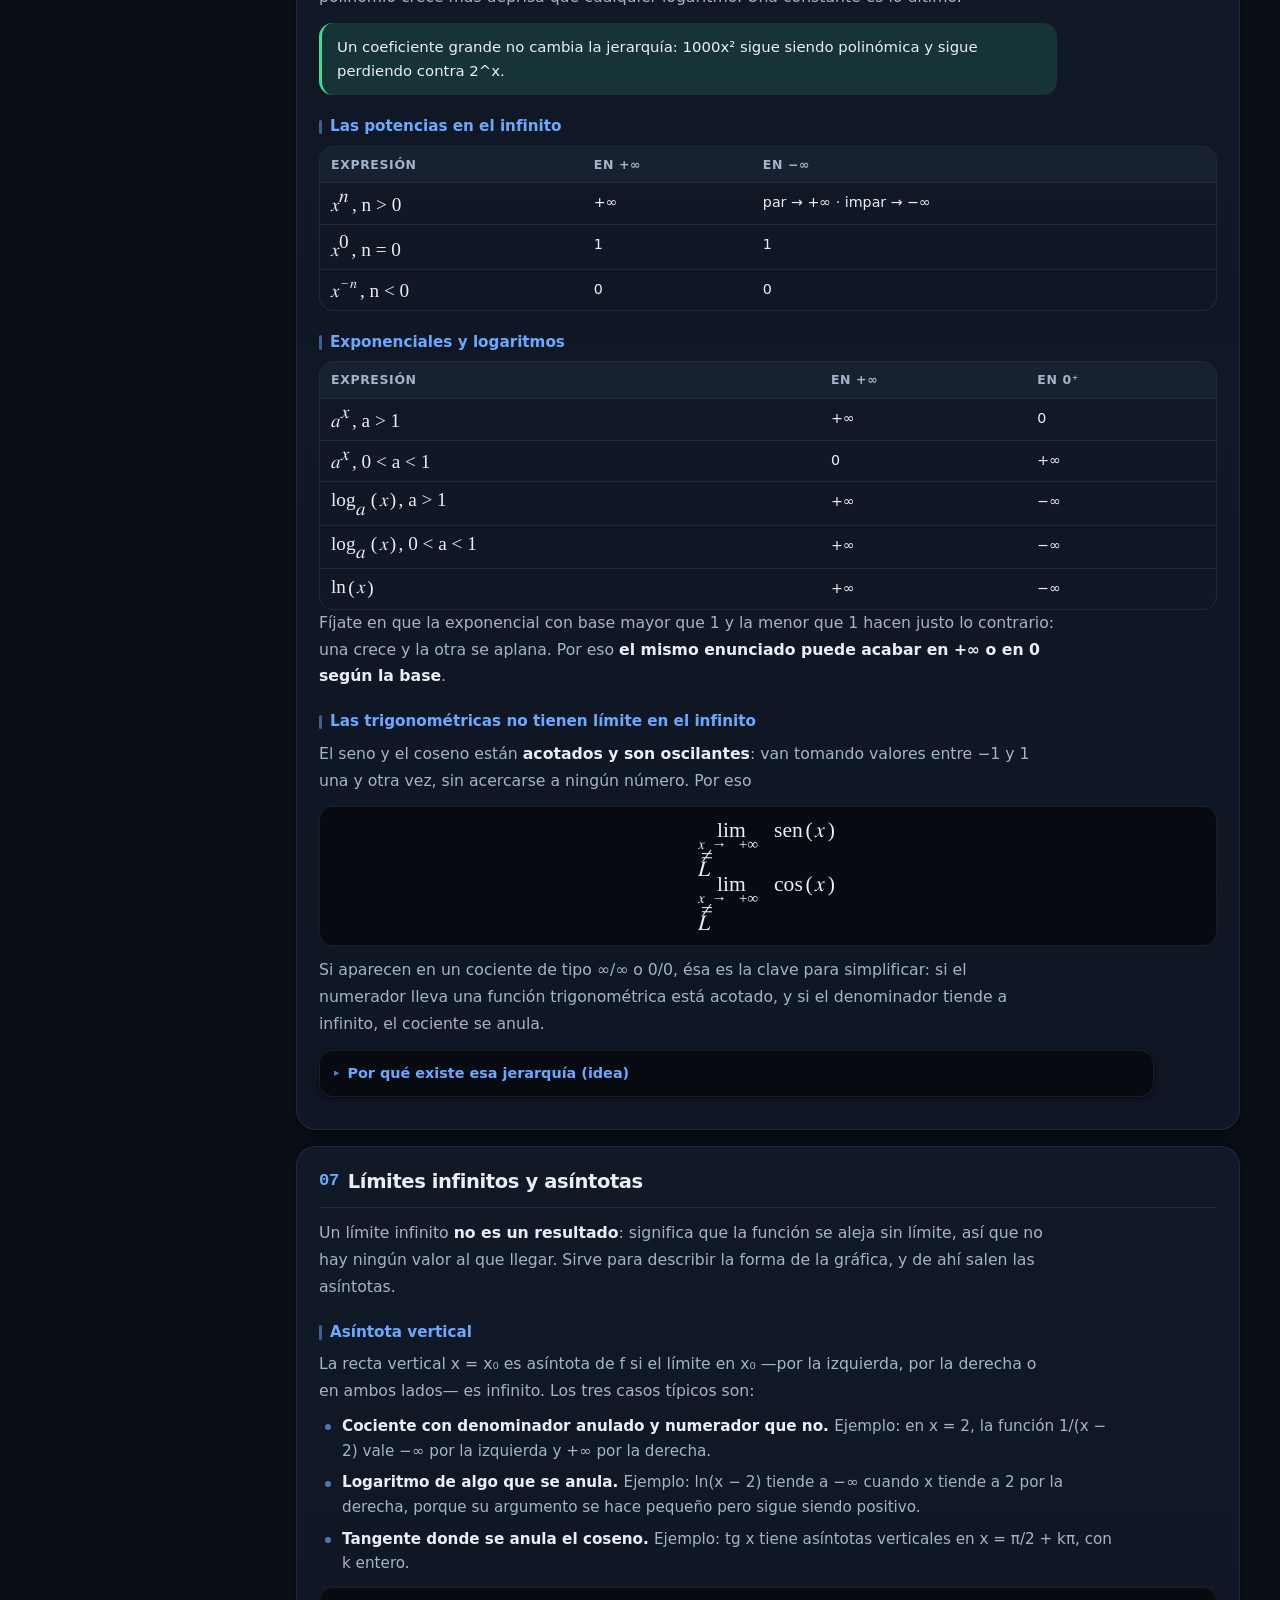
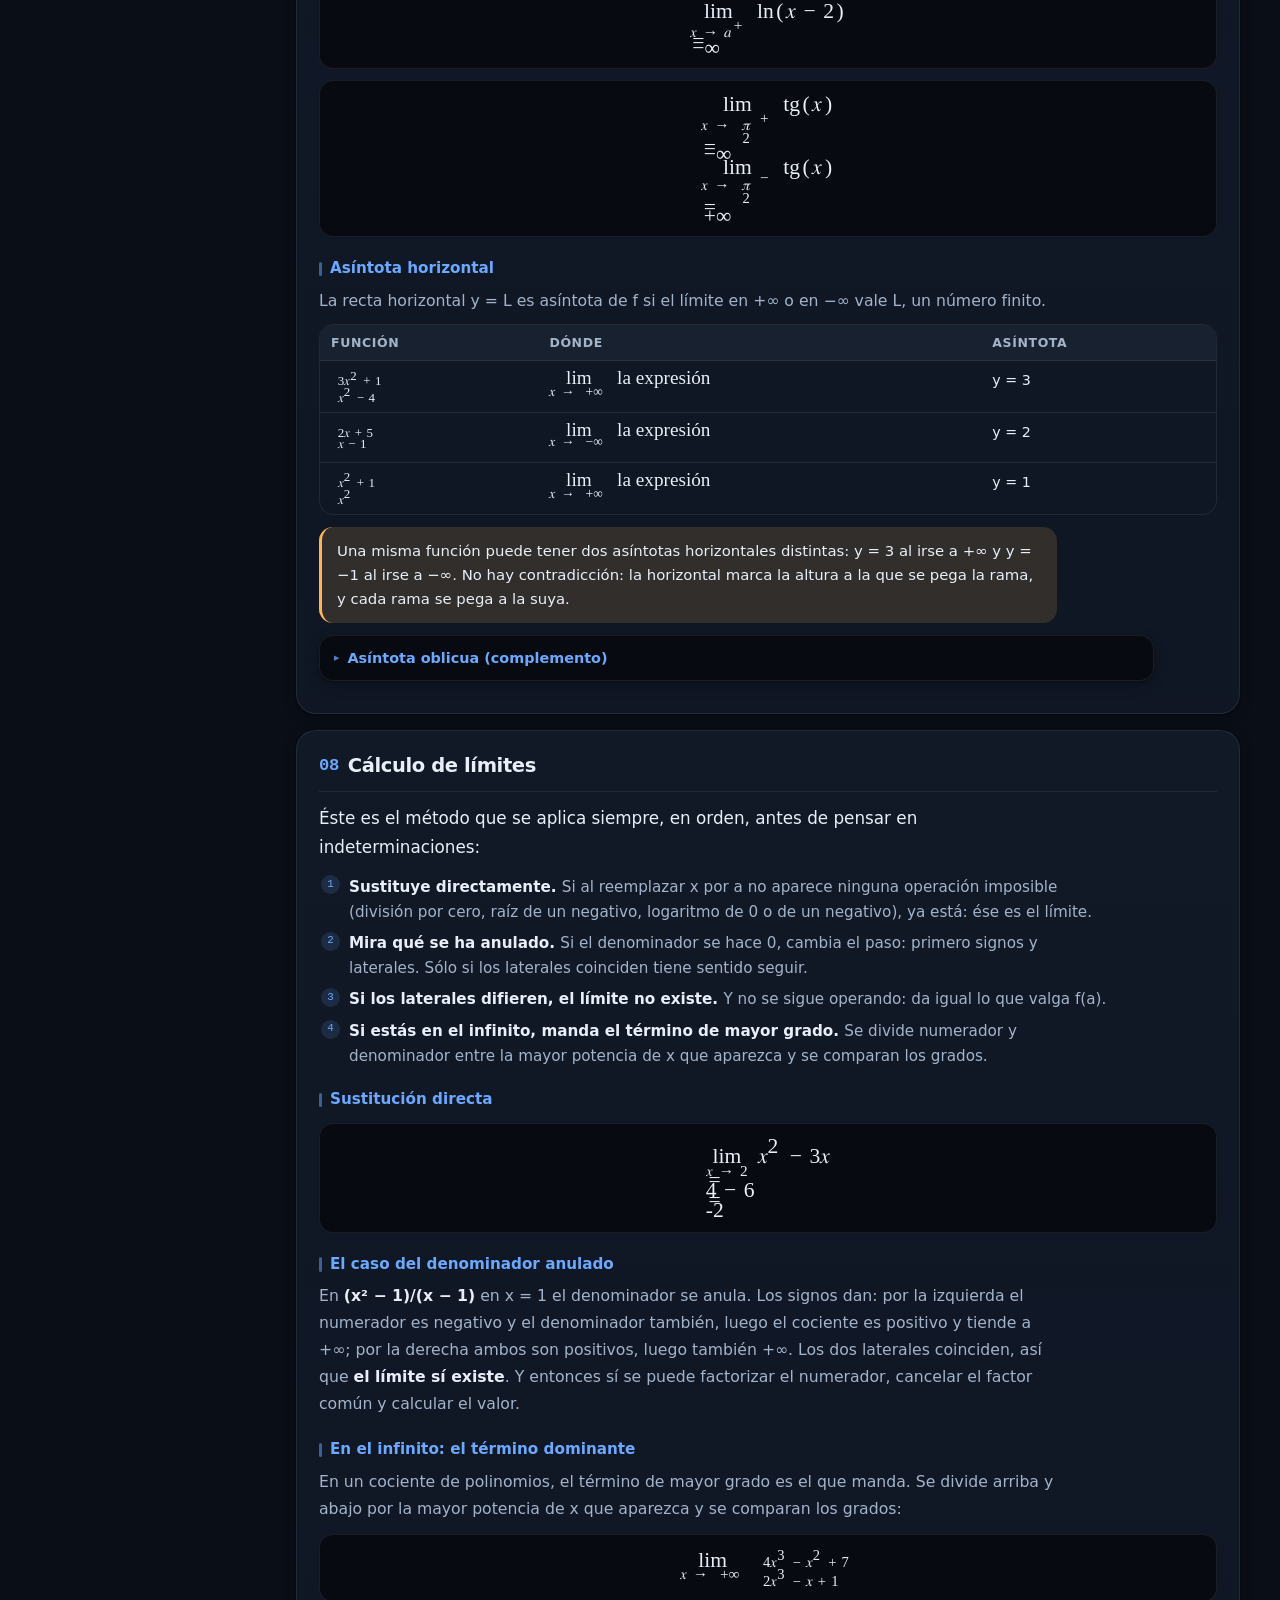
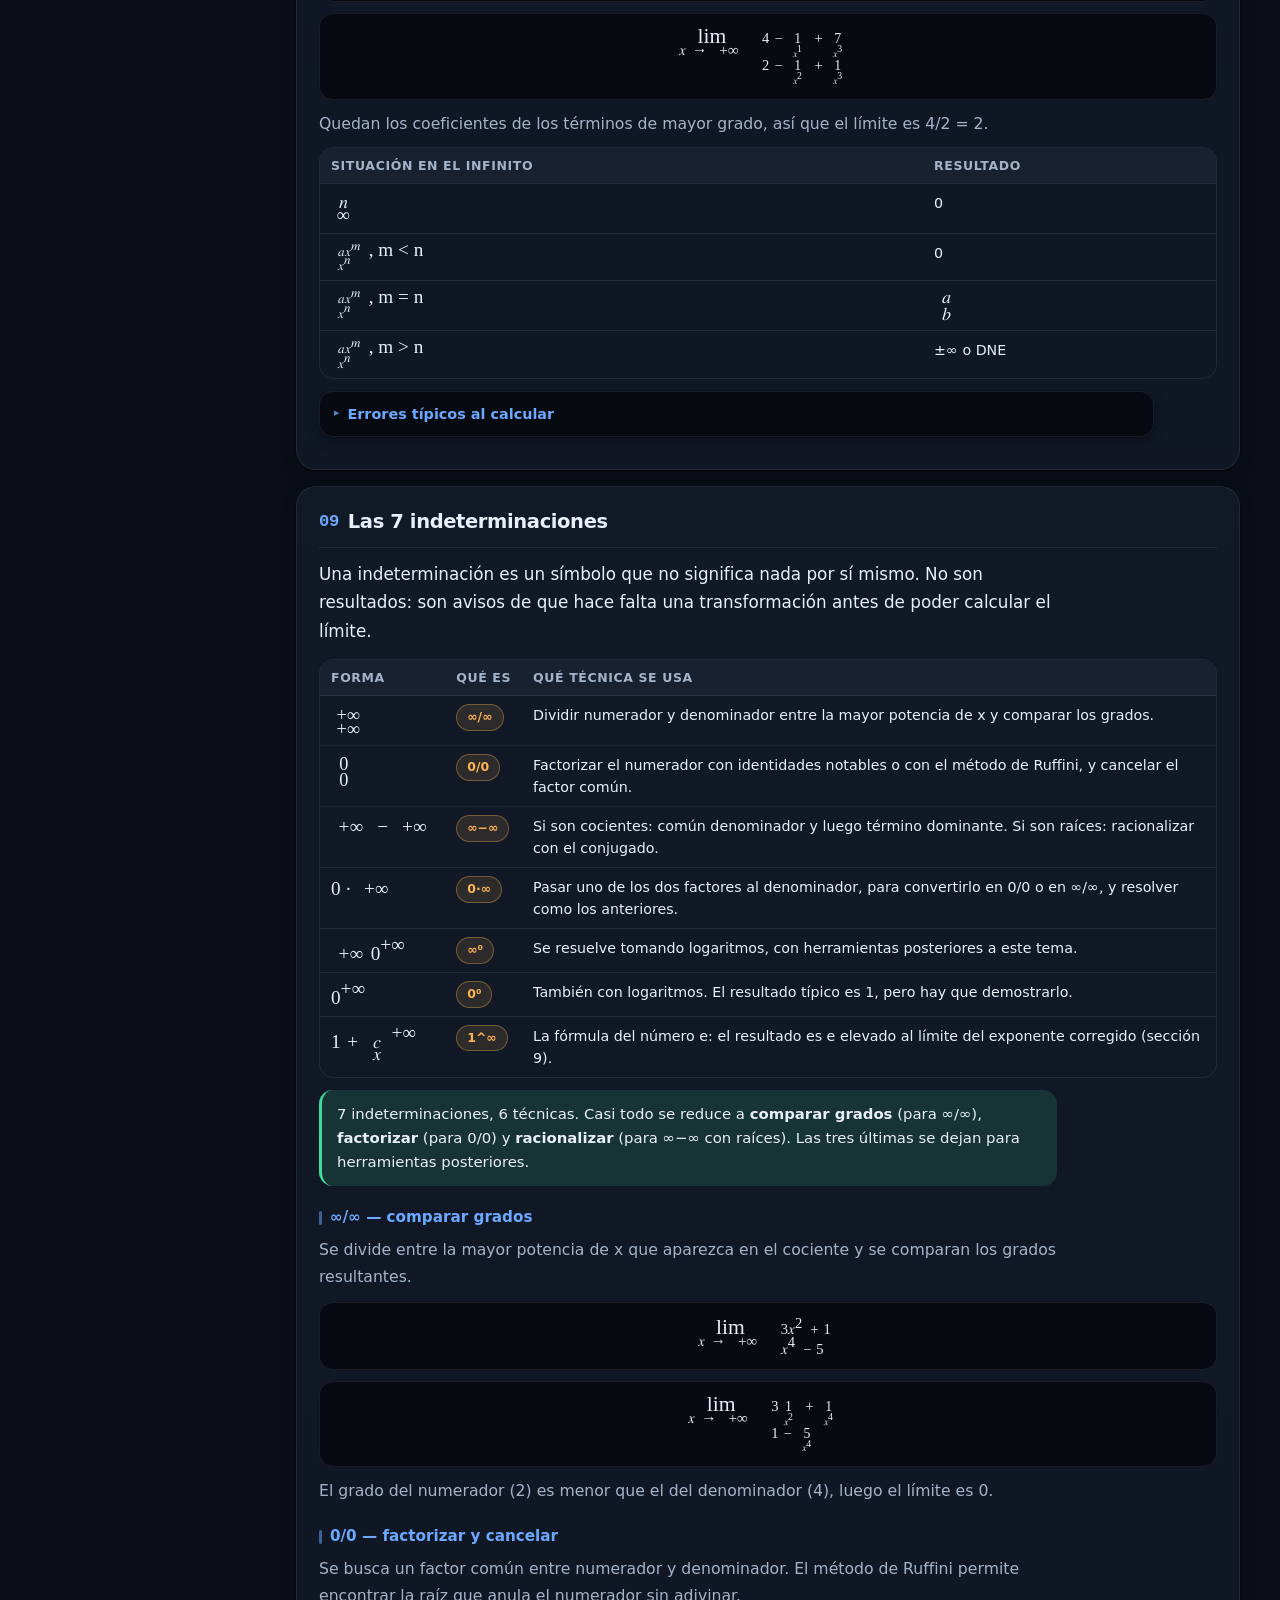
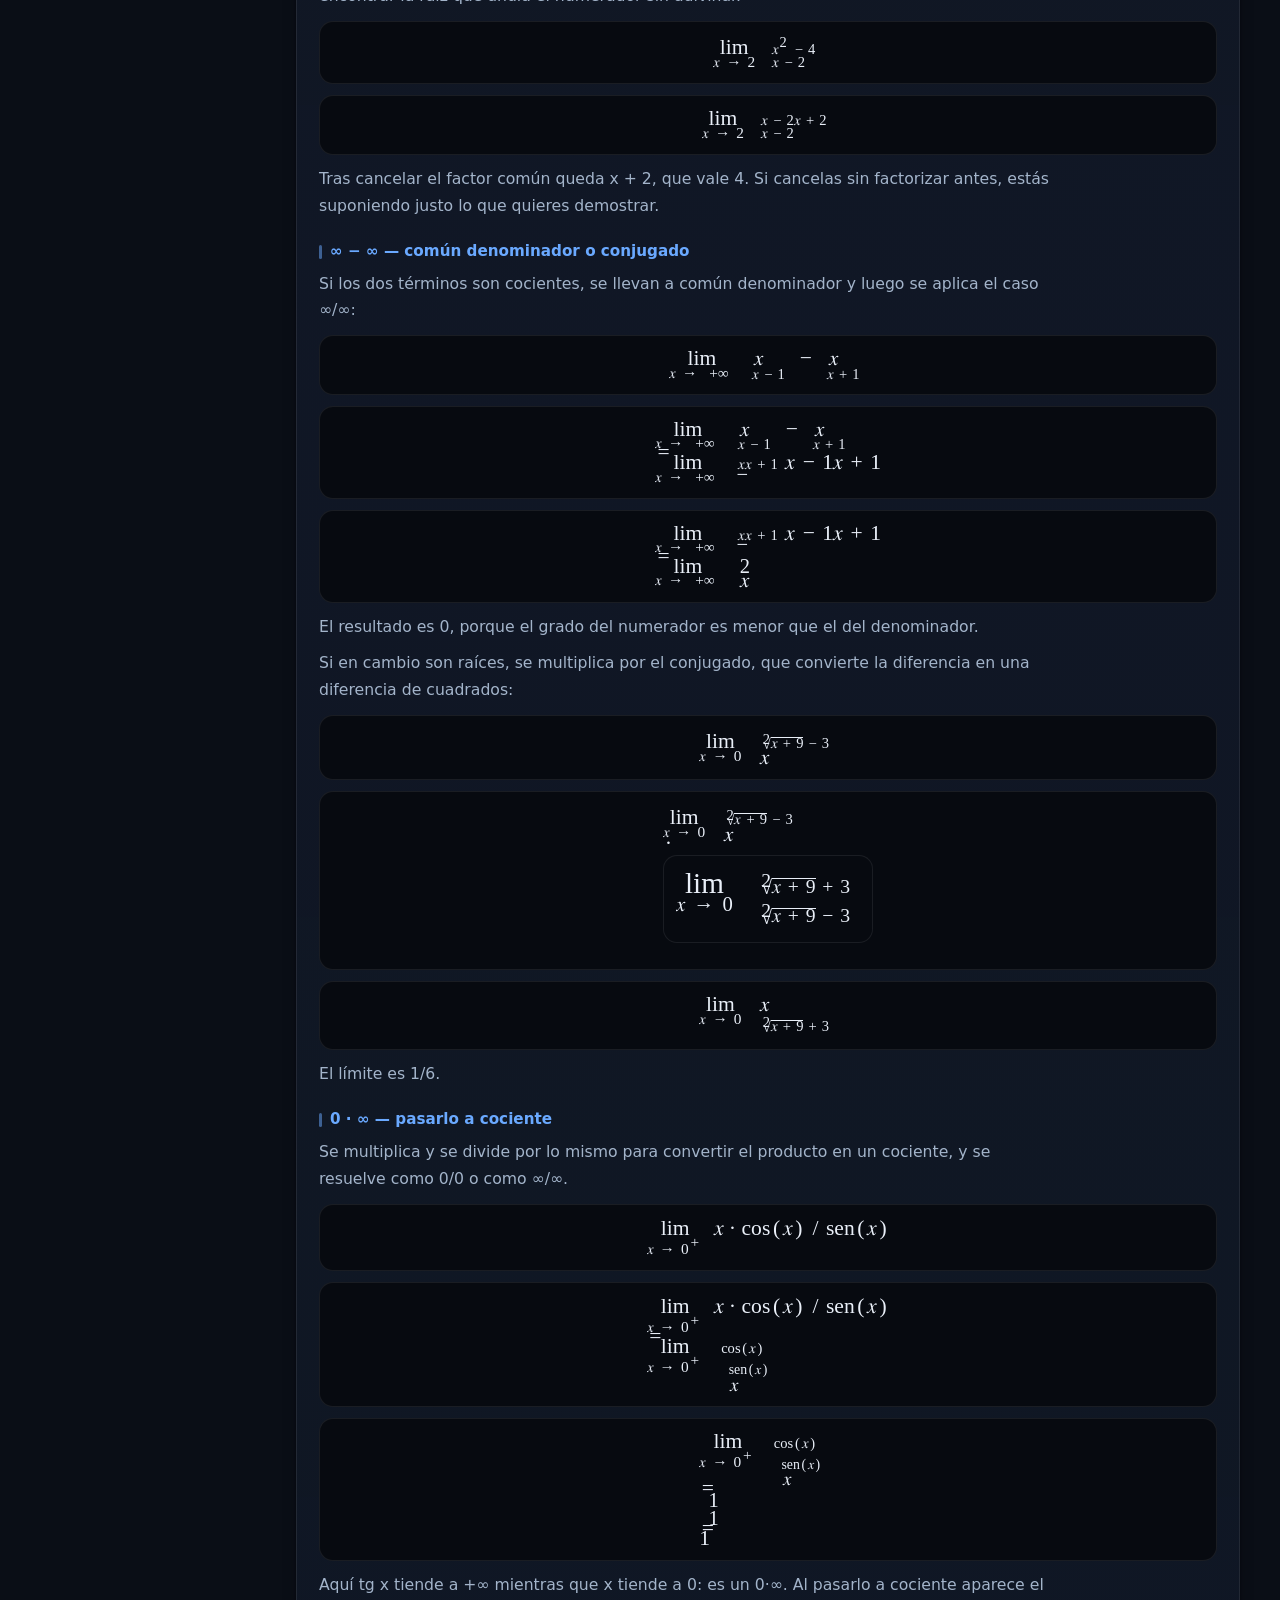
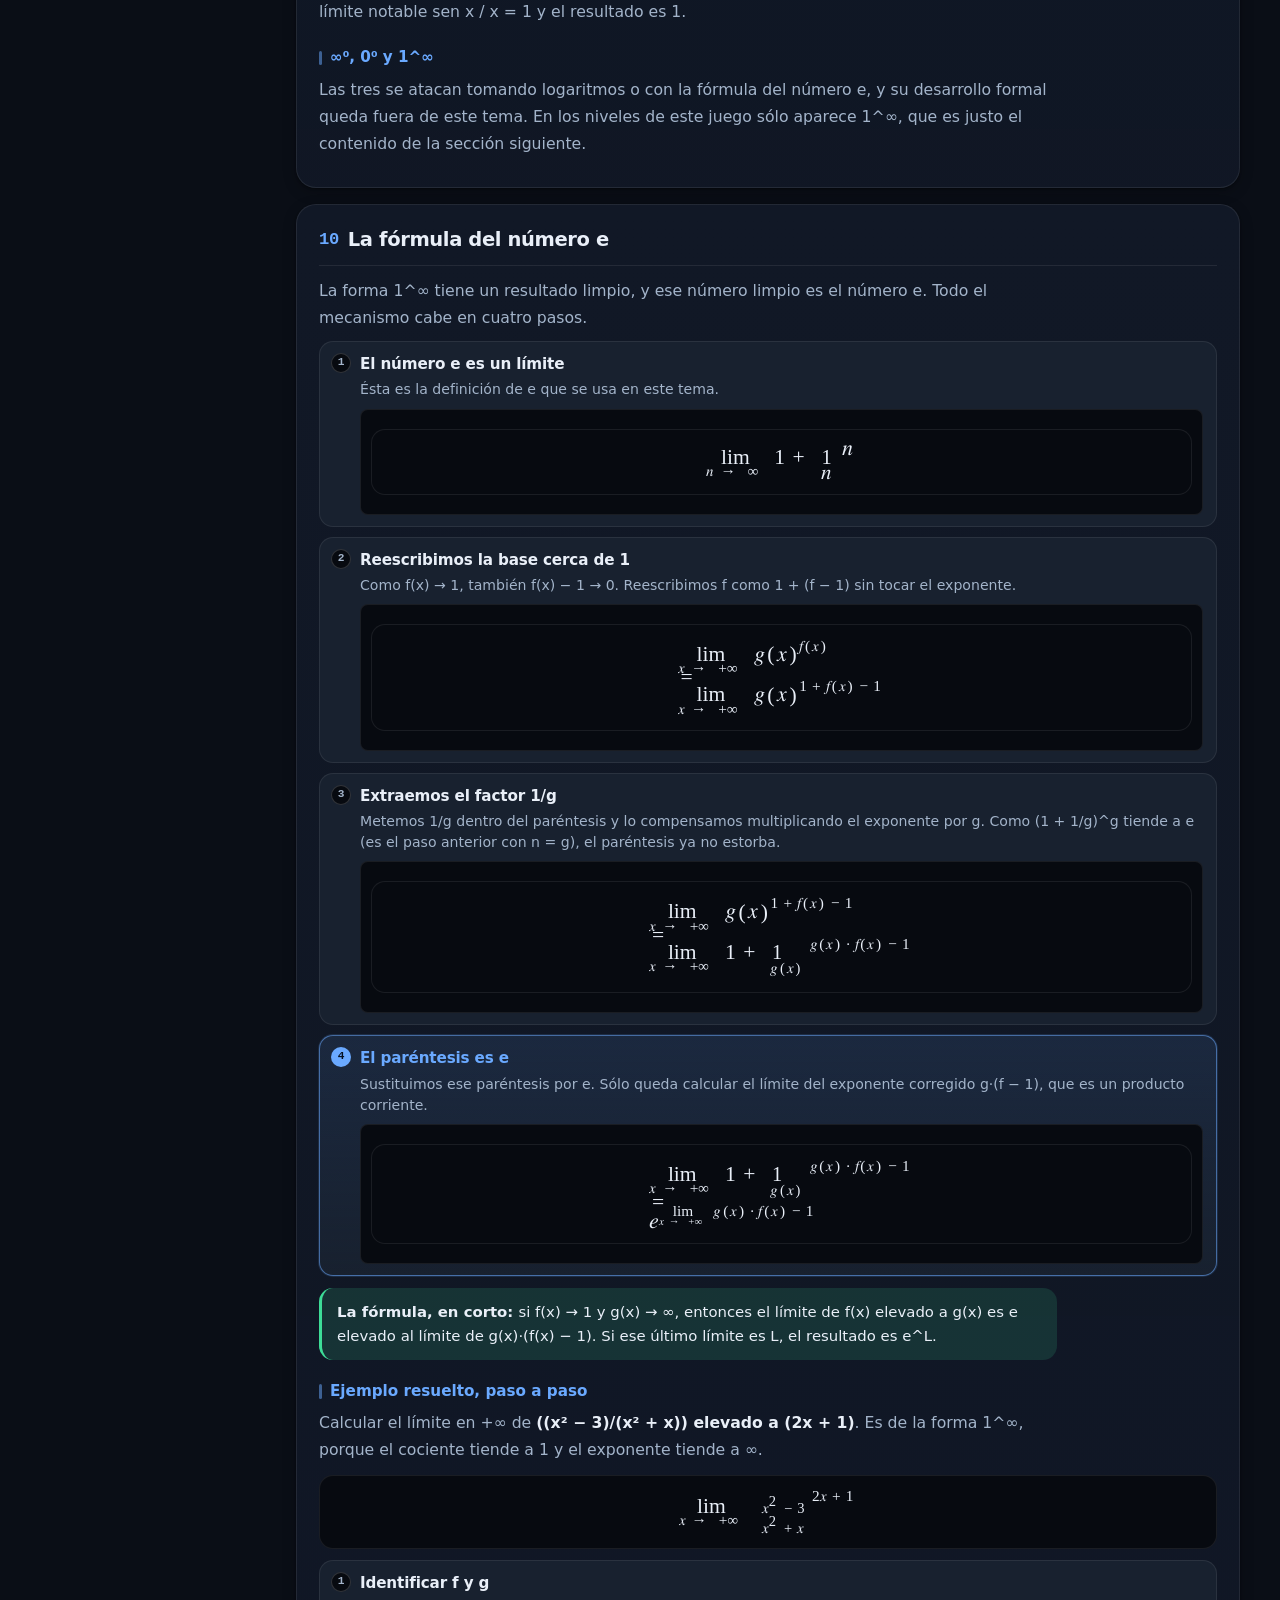
<file: teoria.html>
<!DOCTYPE html>
<html lang="es">
<head>
<meta charset="utf-8">
<meta name="viewport" content="width=device-width, initial-scale=1, viewport-fit=cover">
<meta name="color-scheme" content="dark">
<title>Teoría — Límites</title>
<link rel="stylesheet" href="src/styles.css">
</head>
<body>
<div id="app"></div>
<script src="src/engine.js"></script>
<script src="src/ui-core.js"></script>
<script src="src/pagina-teoria.js"></script>
<script>UI.montar("teoria", "Teoría", construirTeoria);</script>
</body>
</html>
</file>
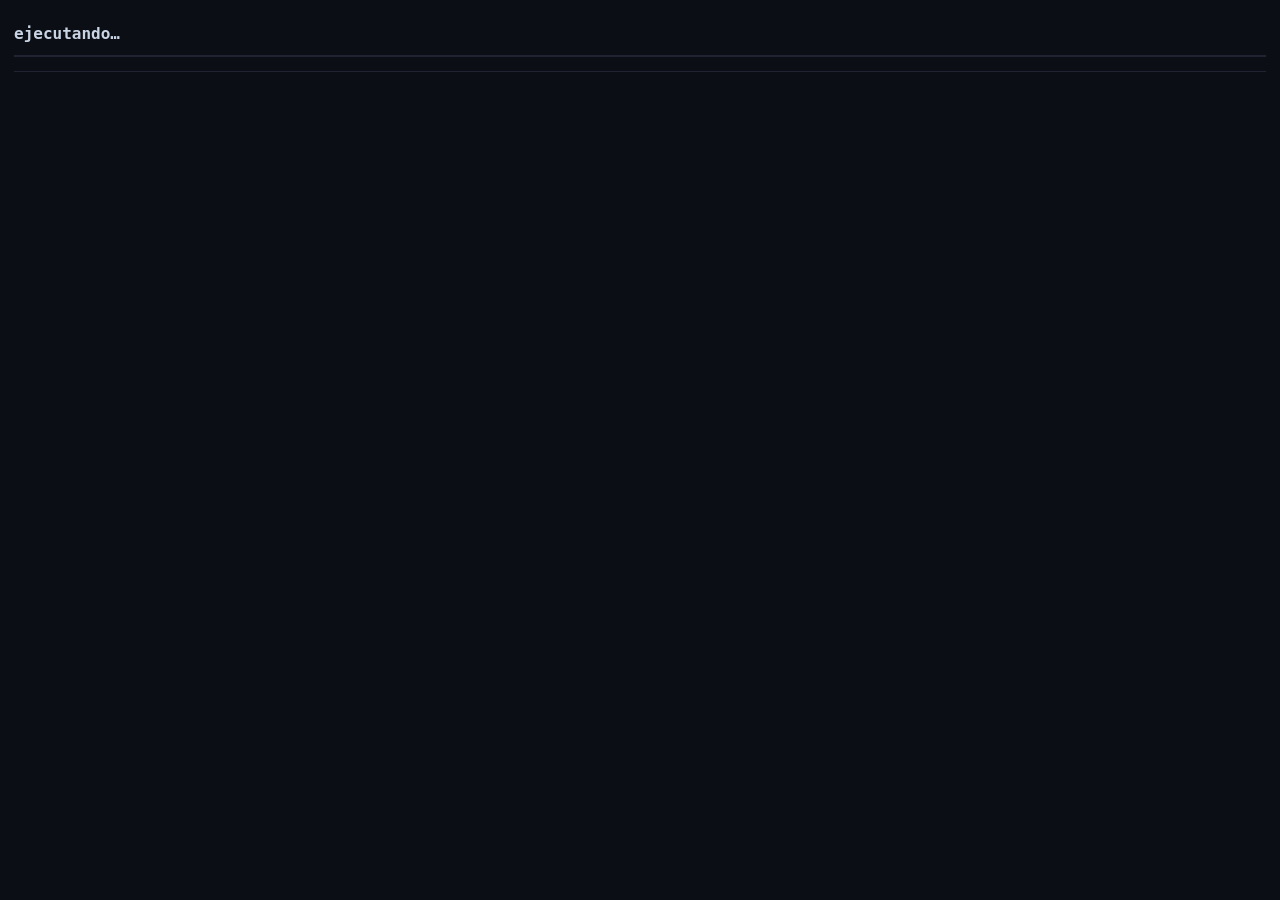
<file: tests/browser-check.html>
<!DOCTYPE html>
<html lang="es">
<head>
<meta charset="utf-8">
<title>Verificación final</title>
<style>
  body{background:#0b0e14;color:#c9d4e4;font:12.5px/1.55 ui-monospace,Menlo,monospace;padding:14px;margin:0}
  .l{padding:1px 0}.ok{color:#4ade80}.bad{color:#f87171}.warn{color:#fbbf24}.hd{color:#8ab4ff;margin-top:10px;font-weight:700}
  #summary{font-size:16px;font-weight:700;padding:8px 0;border-bottom:2px solid #223;margin-bottom:4px}
  #app{margin-top:14px;border-top:1px solid #223;padding-top:8px}
</style>
</head>
<body>
<div id="summary">ejecutando…</div>
<div id="out"></div>
<div id="app"></div>
<script src="../src/theory-data.js"></script>
<script src="../src/engine.js"></script>
<script src="../src/app.js"></script>
<script>
/* Flujo real: se hacen CLICS como un usuario, no se llaman internos. */
const out = document.getElementById("out");
let pass = 0, fail = 0;
const put = (c, m) => out.insertAdjacentHTML("beforeend", `<div class="l ${c}">${c === "hd" ? "" : (c === "ok" ? "  ✔ " : "  ✖ ")}${m}</div>`);
const P = m => { pass++; put("ok", m); };
const F = m => { fail++; put("bad", m); };
const W = m => put("warn", "  ! " + m);
const H = m => put("hd", m);
const A = (c, m) => { c ? P(m) : F(m); return !!c; };

const $  = s => document.querySelector(s);
const $$ = s => [...document.querySelectorAll(s)];
const vis = el => el && el.offsetParent !== null;
const opts = () => $$("#app .opt").filter(vis);
const click = (re, sel) => { const b = $$(sel || "#app button").find(x => re.test(x.textContent || "") && vis(x)); if (b) { b.click(); return true; } return false; };
const errs = [];
window.addEventListener("error", e => errs.push((e.message || "") + ":" + e.lineno));

const App = window.App, Lim = window.Lim;
try { localStorage.removeItem("limites:v1"); } catch (e) {}
try { App.start($("#app")); }
catch (e) { F("App.start() LANZA: " + (e && e.message) + " | " + ((e && e.stack || "").split("\n").slice(1, 4).join(" | "))); }
H("1. Arranque y pantallas");
A($$("#app .screen").length > 0, "la portada se monta");
A(/Campaña/.test($("#app").textContent), "el botón de campaña está");
for (const s of ["campana", "cuaderno", "teoria"]) {
  App.state.screen = s; App.render();
  A($$("#app .screen").length > 0, `pantalla «${s}» renderiza (${($("#app").textContent||"").length} chars)`);
}

H("2. Modo libre → debe arrancar una partida de verdad");
App.state.screen = "portada"; App.render();
A(click(/modo libre/i), "clic en «Modo libre»");
A($$("#app math").length > 0, `el límite aparece en MathML (${$$("#app math").length} nodos)`);
A(!!$("#app input"), "hay campo para responder");
const prob = App.state.run && App.state.run.current;
A(!!prob, "existe una partida activa");
if (prob && prob.problem) {
  const p = prob.problem;
  A(!!p.answer, "el problema trae respuesta");
  A(p.steps && p.steps.length >= 2, `trazado de ${p.steps ? p.steps.length : 0} pasos`);
  A(p.quiz && p.quiz.options && p.quiz.options.length === 4, "el interrogatorio tiene 4 opciones");
  const canon = Lim.answerToString(p.answer);
  A(Lim.checkAnswer(p, canon).correct === true, `respuesta canónica «${canon}» se acepta`);
  H("   enunciado: " + (Lim.ast.toPlain(p.statement.expr) || "").slice(0, 70));
}

H("3. Las tres políticas,=configurando por la interfaz");
const setModo = (m) => { App.state.settings.modo = m; App.state.screen = "portada"; App.render(); click(/modo libre/i); };
const setPol  = (p) => { App.state.settings.politica = p; App.render(); App.generateNext(); App.render(); };

setModo("opciones");
setPol("visible");
A(opts().length === 4, `«visible» → ${opts().length} opciones sin tocar nada`);

setModo("opciones"); setPol("boton");
A(opts().length === 0, `«boton» → ${opts().length} opciones antes de pedir`);
A($$("#app .opt").length === 0, "no hay ni nodos .opt ocultos: no se pueden leer del DOM");
const vb = $$("#app button").find(b => /ver opciones/i.test(b.textContent || "") && vis(b));
A(!!vb && !vb.disabled, "el botón «Ver opciones» está activo");
if (vb) vb.click();
A(opts().length === 4, `tras el clic → ${opts().length} opciones`);

setModo("opciones"); setPol("examen");
const vb2 = $$("#app button").find(b => /ver opciones/i.test(b.textContent || "") && vis(b));
A(!!vb2, "examen: existe el botón");
A(vb2 && vb2.disabled === true, "examen: arranca DESHABILITADO");
A(opts().length === 0, `examen: ${opts().length} opciones sin intento previo`);
const inp = $("#app input");
A(!!inp, "examen: hay campo de texto (obligatorio antes de mirar)");
if (inp) {
  inp.value = "1234567";
  inp.dispatchEvent(new Event("input", { bubbles: true }));
  App.render();
  const cb = $$("#app button").find(b => /comprobar/i.test(b.textContent || "") && vis(b));
  A(cb && !cb.disabled, "«Comprobar» se habilita");
  if (cb) {
    cb.click(); App.render();
    const vb3 = $$("#app button").find(b => /ver opciones/i.test(b.textContent || "") && vis(b));
    A(vb3 && vb3.disabled === true, "tras FALLAR las opciones quedan bloqueadas para siempre");
    A(opts().length === 0, `sigue sin verse ninguna opción (hay ${opts().length})`);
  }
}

H("4. Escribir → sin opciones");
App.state.settings.modo = "escribir"; App.state.settings.politica = "visible";
App.state.screen = "portada"; App.render(); click(/modo libre/i);
A(opts().length === 0, `modo escribir → ${opts().length} opciones`);
A(!!$("#app input"), "el campo de texto está");

H("5. Acertar → interrogatorio de método");
App.state.settings.modo = "escribir"; App.render(); App.generateNext(); App.render();
const pr2 = App.state.run && App.state.run.current && App.state.run.current.problem;
if (pr2) {
  const campo = $("#app input");
  campo.value = Lim.answerToString(pr2.answer);
  campo.dispatchEvent(new Event("input", { bubbles: true }));
  App.render();
  const c2 = $$("#app button").find(b => /comprobar/i.test(b.textContent || "") && vis(b));
  if (c2) { c2.click(); App.render(); }
  const t = $("#app").textContent || "";
  A(/correcto|acierto|perfecto|¡Muy bien|✓/i.test(t), "la interfaz acusa el acierto");
  const quizVisible = pr2.quiz && /técnica|indeterminaci|método|¿por qué/i.test(t);
  A(quizVisible, "aparece el interrogatorio de método tras acertar");
} else { W("no pude obtener un problema nuevo"); }

H("6. Cuaderno y persistencia");
const raw = localStorage.getItem("limites:v1");
A(!!raw, "localStorage['limites:v1'] escrito");
if (raw) { let d = null; try { d = JSON.parse(raw); } catch (e) {}
  A(!!d, "JSON válido");
  if (d) { for (const k of ["settings","stats","campaign","notebook"]) A(k in d, "clave «" + k + "»");
    A(Array.isArray(d.notebook), "notebook es un array");
    A(d.notebook.length > 0, `el cuaderno tiene ${d.notebook.length} entradas (se falló arriba)`);
  } }
let ok2 = false;
try { localStorage.setItem("limites:v1", "{roto"); App.start($("#app")); ok2 = true; } catch (e) { W("lanza con JSON corrupto: " + e.message); }
A(ok2, "sobrevive a localStorage corrupto");

H("7. Sin errores de ejecución");
A(errs.length === 0, errs.length ? errs.slice(0, 3).join(" | ") : "ninguno");

const s = document.getElementById("summary");
s.textContent = `  ${pass} correctas · ${fail} fallidas`;
s.style.color = fail ? "#f87171" : "#4ade80";
document.title = fail ? "FALLOS " + fail : "TODO OK";
</script>
</body>
</html>
</file>
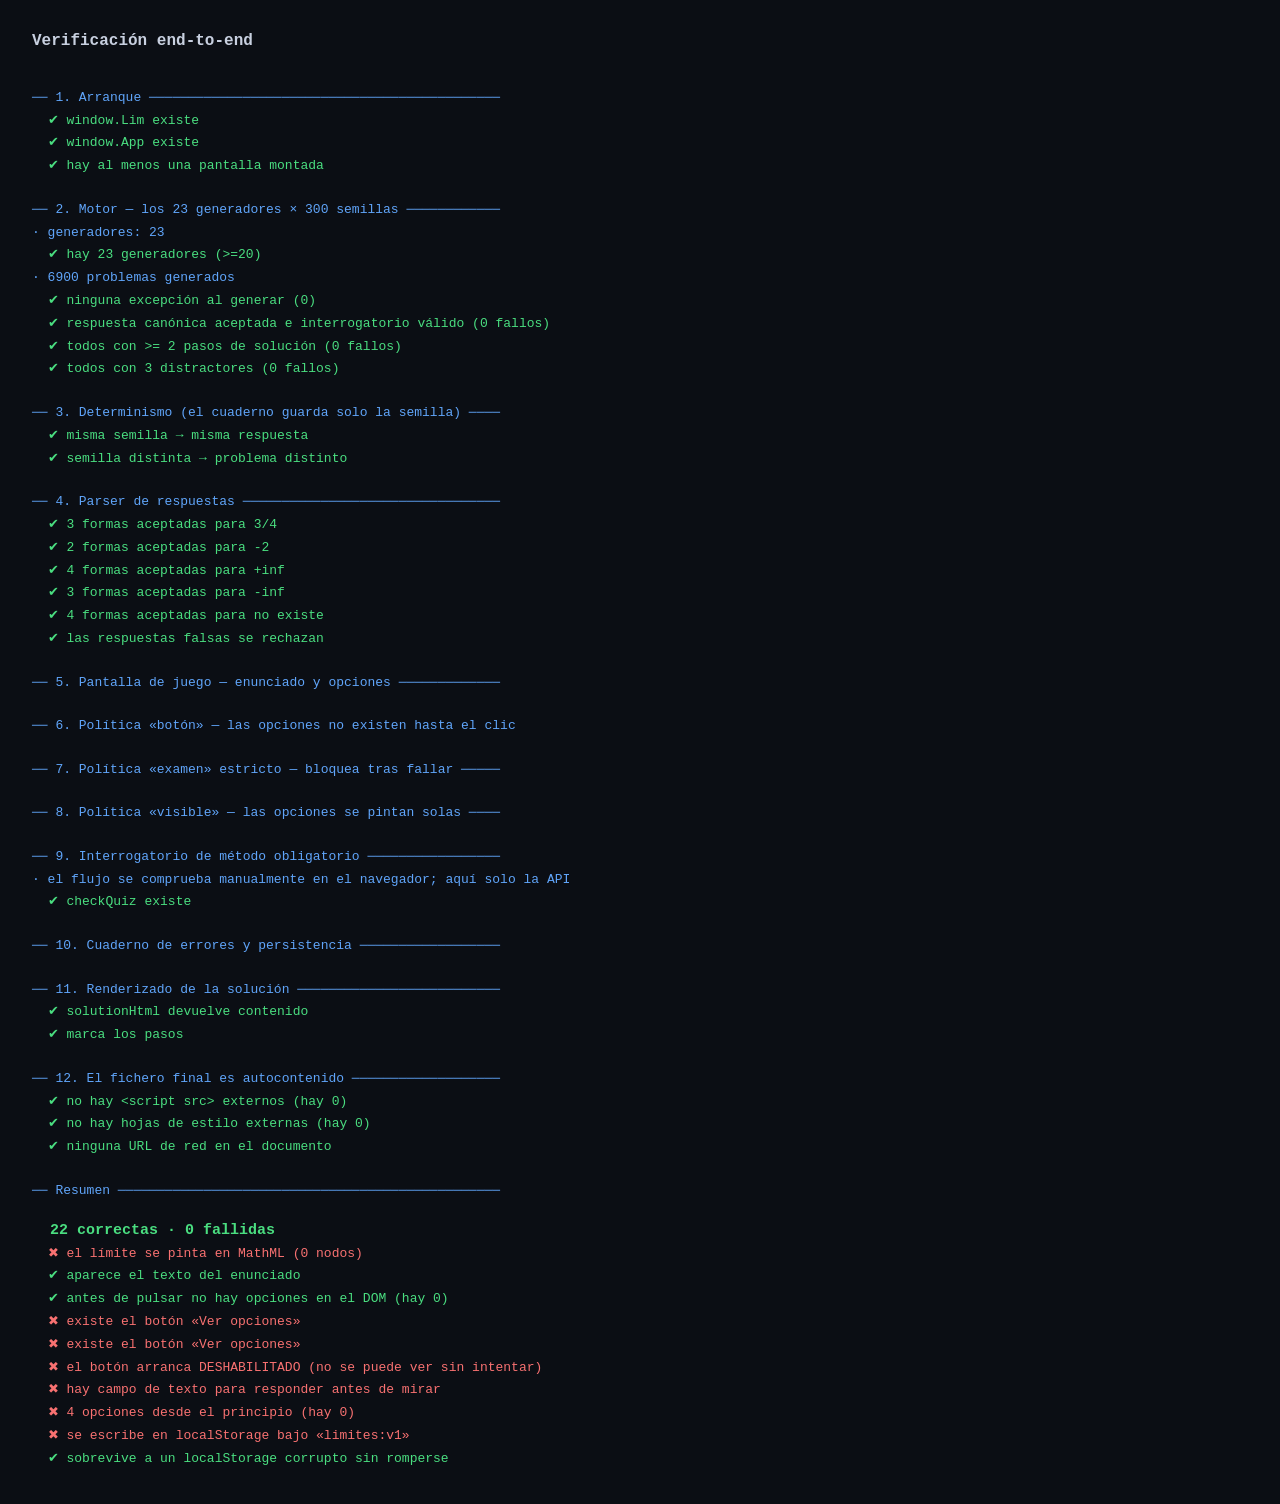
<file: tests/e2e.html>
<!DOCTYPE html>
<html lang="es">
<head>
<meta charset="utf-8">
<title>E2E — verificaciones automáticas</title>
<style>
  body{font-family:ui-monospace,SFMono-Regular,Menlo,monospace;background:#0b0e14;color:#c8d0e0;padding:1.5rem;font-size:13px}
  h1{font-size:16px;margin:0 0 1rem}
  .ok{color:#4ade80}.err{color:#f87171}.info{color:#60a5fa}
  #out{white-space:pre-wrap;line-height:1.6}
  .line{padding:1px 0}
</style>
</head>
<body>
<h1>Verificación end-to-end</h1>
<div id="out"></div>

<script>
/**
 * Arranca contra index.html en modo local (sin servidor) mediante iframes.
 * Comprueba el motor, la respuesta del alumno, el DOM de las opciones y la
 * política de «examen» estricto.
 */
const out = document.getElementById("out");
let pass = 0, fail = 0;

function log(cls, msg) {
  const d = document.createElement("div");
  d.className = "line " + cls;
  d.textContent = msg;
  out.appendChild(d);
}
const ok  = (m) => { pass++; log("ok",  "  ✔ " + m); };
const err = (m) => { fail++; log("err", "  ✖ " + m); };
const info= (m) => log("info", "· " + m);
const head= (m) => log("info", "\n── " + m + " " + "─".repeat(Math.max(0, 56 - m.length)));

function assert(cond, msg) { cond ? ok(msg) : err(msg); return !!cond; }
const group = (name, fn) => {
  head(name);
  try { fn(); } catch (e) { err("EXCEPCIÓN: " + (e && e.message || e)); }
};

function load() {
  return new Promise((resolve) => {
    const f = document.createElement("iframe");
    f.style.cssText = "position:fixed;left:-99999px;width:1200px;height:900px;border:0";
    f.src = "../index.html";
    f.onload = () => resolve(f);
    document.body.appendChild(f);
  });
}

const sleep = (ms) => new Promise(r => setTimeout(r, ms));

(async function run() {
  const frame = await load();
  const w = frame.contentWindow;
  const $ = (sel) => w.document.querySelector(sel);
  const $$ = (sel) => [...w.document.querySelectorAll(sel)];
  const visibleOptions = () => $$(".opt").filter(b => b.offsetParent !== null);

  group("1. Arranque", () => {
    assert(!!w.Lim, "window.Lim existe");
    assert(!!w.App, "window.App existe");
    assert($$(".screen").length > 0, "hay al menos una pantalla montada");
  });

  group("2. Motor — los 23 generadores × 300 semillas", () => {
    const ids = w.Lim.generatorList ? w.Lim.generatorList()
             : Object.keys(w.Lim.GENERATORS);
    info(`generadores: ${ids.length}`);
    assert(ids.length >= 20, `hay ${ids.length} generadores (>=20)`);

    let problemas = 0, quizMal = 0, pasosCorto = 0, distractoresMal = 0, excepcion = 0;
    for (const id of ids) {
      for (let s = 0; s < 300; s++) {
        let p;
        try {
          p = w.Lim.generate({ seed: s * 7919 + ids.indexOf(id) * 104729, generatorIds: [id] });
        } catch (e) { excepcion++; if (excepcion < 4) err(`${id} semilla ${s}: ${e.message}`); continue; }
        if (!p) { excepcion++; continue; }
        problemas++;

        // el alumno que escribe la respuesta canónica DEBE acertar
        let canon;
        try { canon = w.Lim.answerToString(p.answer); } catch (e) { canon = null; }
        if (canon == null) { excepcion++; continue; }
        const res = w.Lim.checkAnswer(p, canon);
        if (!res || !res.correct) {
          quizMal++;
          if (quizMal < 6) err(`${id}: la respuesta canónica "${canon}" no se acepta (${res && res.reason})`);
        }

        if (!p.quiz || !Array.isArray(p.quiz.options) || p.quiz.options.length !== 4
            || p.quiz.correct == null || p.quiz.correct < 0 || p.quiz.correct > 3) {
          quizMal++;
          if (quizMal < 6) err(`${id}: interrogatorio mal formado`);
        }
        if (!p.steps || p.steps.length < 2) {
          pasosCorto++;
          if (pasosCorto < 6) err(`${id}: solo ${p.steps && p.steps.length} pasos de solución`);
        }
        if (!p.distractors || p.distractors.length !== 3) {
          distractoresMal++;
          if (distractoresMal < 6) err(`${id}: ${p.distractors && p.distractors.length} distractores (deben ser 3)`);
        }
      }
    }
    info(`${problemas} problemas generados`);
    assert(excepcion === 0, `ninguna excepción al generar (${excepcion})`);
    assert(quizMal === 0, `respuesta canónica aceptada e interrogatorio válido (${quizMal} fallos)`);
    assert(pasosCorto === 0, `todos con >= 2 pasos de solución (${pasosCorto} fallos)`);
    assert(distractoresMal === 0, `todos con 3 distractores (${distractoresMal} fallos)`);
  });

  group("3. Determinismo (el cuaderno guarda solo la semilla)", () => {
    const a = w.Lim.generate({ seed: 424242 });
    const b = w.Lim.generate({ seed: 424242 });
    assert(w.Lim.answerToString(a.answer) === w.Lim.answerToString(b.answer),
      "misma semilla → misma respuesta");
    const c = w.Lim.generate({ seed: 424243 });
    assert(w.Lim.answerToString(c.answer) !== w.Lim.answerToString(a.answer),
      "semilla distinta → problema distinto");
  });

  group("4. Parser de respuestas", () => {
    const mk = (answer) => ({ answer });
    const casos = [
      [{ kind: "rational", value: w.Lim.Q(3, 4) }, ["3/4", " 3 / 4 ", "0.75"], true],
      [{ kind: "rational", value: w.Lim.Q(-2) },    ["-2", "−2"], true],
      [{ kind: "infinite", sign: 1 },   ["+inf", "infinity", "+infinity", "+∞"], true],
      [{ kind: "infinite", sign: -1 },  ["-inf", "-infinity", "-∞"], true],
      [{ kind: "dne" },                 ["no existe", "noexiste", "dne", "no"], true],
    ];
    for (const [answer, formas, debe] of casos) {
      const p = mk(answer);
      for (const f of formas) {
        const r = w.Lim.checkAnswer(p, f);
        if (r.correct !== debe) err(`"${f}" → ${r.correct} (esperaba ${debe})`);
      }
      ok(`${formas.length} formas aceptadas para ${w.Lim.answerToString(answer)}`);
    }
    // rechazables
    const bad = [
      [{ kind: "rational", value: w.Lim.Q(3, 4) }, "3/5", "abc", "", "1"],
      [{ kind: "infinite", sign: 1 },  "no existe", "0", "-inf"],
      [{ kind: "dne" }, "+inf", "5", "sí"],
    ];
    for (const [answer, ...falsos] of bad) {
      for (const f of falsos) {
        const r = w.Lim.checkAnswer(mk(answer), f);
        if (r.correct) err(`"${f}" NO debería aceptarse para ${w.Lim.answerToString(answer)}`);
      }
    }
    ok("las respuestas falsas se rechazan");
  });

  group("5. Pantalla de juego — enunciado y opciones", async () => {
    w.App.state && w.App.state.setScreen && w.App.state.setScreen("libre");
    await sleep(250);
    const math = $$("math");
    assert(math.length > 0, `el límite se pinta en MathML (${math.length} nodos)`);
    const txt = w.document.body.innerText || "";
    assert(/límite|lím/i.test(txt), "aparece el texto del enunciado");
  });

  group("6. Política «botón» — las opciones no existen hasta el clic", async () => {
    w.App.setSettings && w.App.setSettings({ modo: "opciones", politica: "boton" });
    await sleep(350);
    const antes = visibleOptions().length;
    assert(antes === 0, `antes de pulsar no hay opciones en el DOM (hay ${antes})`);
    const btn = $$("button").find(b => /ver opciones/i.test(b.textContent));
    assert(!!btn, "existe el botón «Ver opciones»");
    if (btn) {
      btn.click();
      await sleep(250);
      const despues = visibleOptions().length;
      assert(despues === 4, `tras el clic hay 4 opciones (hay ${despues})`);
    }
  });

  group("7. Política «examen» estricto — bloquea tras fallar", async () => {
    w.App.setSettings && w.App.setSettings({ modo: "opciones", politica: "examen" });
    w.App.generateNext && w.App.generateNext();
    await sleep(350);

    const btnAntes = $$("button").find(b => /ver opciones/i.test(b.textContent));
    assert(!!btnAntes, "existe el botón «Ver opciones»");
    assert(btnAntes && btnAntes.disabled === true,
      "el botón arranca DESHABILITADO (no se puede ver sin intentar)");

    const campo = $("input[type=text], .field");
    assert(!!campo, "hay campo de texto para responder antes de mirar");
    if (campo) {
      campo.value = "123456";           // deliberadamente incorrecto
      campo.dispatchEvent(new w.Event("input", { bubbles: true }));
      await sleep(80);
      const btnComprobar = $$("button").find(b => /comprobar/i.test(b.textContent));
      assert(!!btnComprobar && btnComprobar.disabled === false, "«Comprobar» se habilita al escribir");
      if (btnComprobar) {
        btnComprobar.click();
        await sleep(350);
        const btnDespues = $$("button").find(b => /ver opciones/i.test(b.textContent));
        assert(btnDespues && btnDespues.disabled === true,
          "tras FALLAR, las opciones quedan bloqueadas para siempre");
        const opts = visibleOptions().length;
        assert(opts === 0, `sigue sin haber opciones visibles (hay ${opts})`);
      }
    }
  });

  group("8. Política «visible» — las opciones se pintan solas", async () => {
    w.App.setSettings && w.App.setSettings({ modo: "opciones", politica: "visible" });
    w.App.generateNext && w.App.generateNext();
    await sleep(350);
    assert(visibleOptions().length === 4,
      `4 opciones desde el principio (hay ${visibleOptions().length})`);
  });

  group("9. Interrogatorio de método obligatorio", async () => {
    const st = w.App.state;
    const app = st && st.state ? st.state : w.App.state;
    info("el flujo se comprueba manualmente en el navegador; aquí solo la API");
    assert(typeof w.Lim.checkQuiz === "function", "checkQuiz existe");
    if (w.App.generateNext) {
      w.App.generateNext();
      await sleep(300);
      const p = app && app.current;
      if (p) {
        assert(!!p.quiz, "el problema actual trae interrogatorio");
        assert(p.quiz.options.length === 4, "con 4 opciones");
        assert(w.Lim.checkQuiz(p, p.quiz.correct) === true, "el índice correcto se acepta");
        assert(w.Lim.checkQuiz(p, (p.quiz.correct + 1) % 4) === false, "un índice incorrecto se rechaza");
      }
    }
  });

  group("10. Cuaderno de errores y persistencia", async () => {
    const KEY = "limites:v1";
    w.localStorage.removeItem(KEY);
    w.App.start && w.App.start(w.document.getElementById("app"));
    await sleep(400);
    const guardado = w.localStorage.getItem(KEY);
    assert(!!guardado, "se escribe en localStorage bajo «limites:v1»");
    if (guardado) {
      let parsed = null;
      try { parsed = JSON.parse(guardado); } catch (e) {}
      assert(!!parsed, "el JSON es válido");
      if (parsed) {
        for (const k of ["settings", "stats", "campaign", "notebook"]) {
          assert(k in parsed, `la clave «${k}» existe`);
        }
      }
    }
    // corrupto -> no rompe
    w.localStorage.setItem(KEY, "{ esto no es json");
    let sobrevivio = false;
    try { w.App.start(w.document.getElementById("app")); sobrevivio = true; } catch (e) {}
    assert(sobrevivio, "sobrevive a un localStorage corrupto sin romperse");
    w.localStorage.removeItem(KEY);
  });

  group("11. Renderizado de la solución", async () => {
    const p = w.Lim.generate({ seed: 999 });
    let html = "";
    try { html = w.Lim.solutionHtml(p); } catch (e) { err("solutionHtml lanza: " + e.message); }
    assert(typeof html === "string" && html.length > 20, "solutionHtml devuelve contenido");
    assert(/class="[^"]*step/.test(html), "marca los pasos");
    if (w.App.state) { /* el panel se pinta desde generateNext en el navegador */ }
  });

  group("12. El fichero final es autocontenido", () => {
    const scripts = $$("script[src]").length;
    const links = $$("link[rel=stylesheet]").length;
    assert(scripts === 0, `no hay <script src> externos (hay ${scripts})`);
    assert(links === 0, `no hay hojas de estilo externas (hay ${links})`);
    const html = w.document.documentElement.outerHTML;
    assert(!/https?:\/\/(?!www\.w3\.org|creativecommons)/i.test(html.replace(/xmlns[^>]*>/g, "")),
      "ninguna URL de red en el documento");
  });

  head("Resumen");
  const t = err => `  ${pass} correctas, ${fail} fallidas\n`;
  const d = document.createElement("div");
  d.className = fail === 0 ? "ok" : "err";
  d.style.cssText = "margin-top:1rem;font-size:15px;font-weight:bold";
  d.textContent = `  ${pass} correctas · ${fail} fallidas`;
  out.appendChild(d);
  window.__RESULT__ = { pass, fail };
})();
</script>
</body>
</html>
</file>
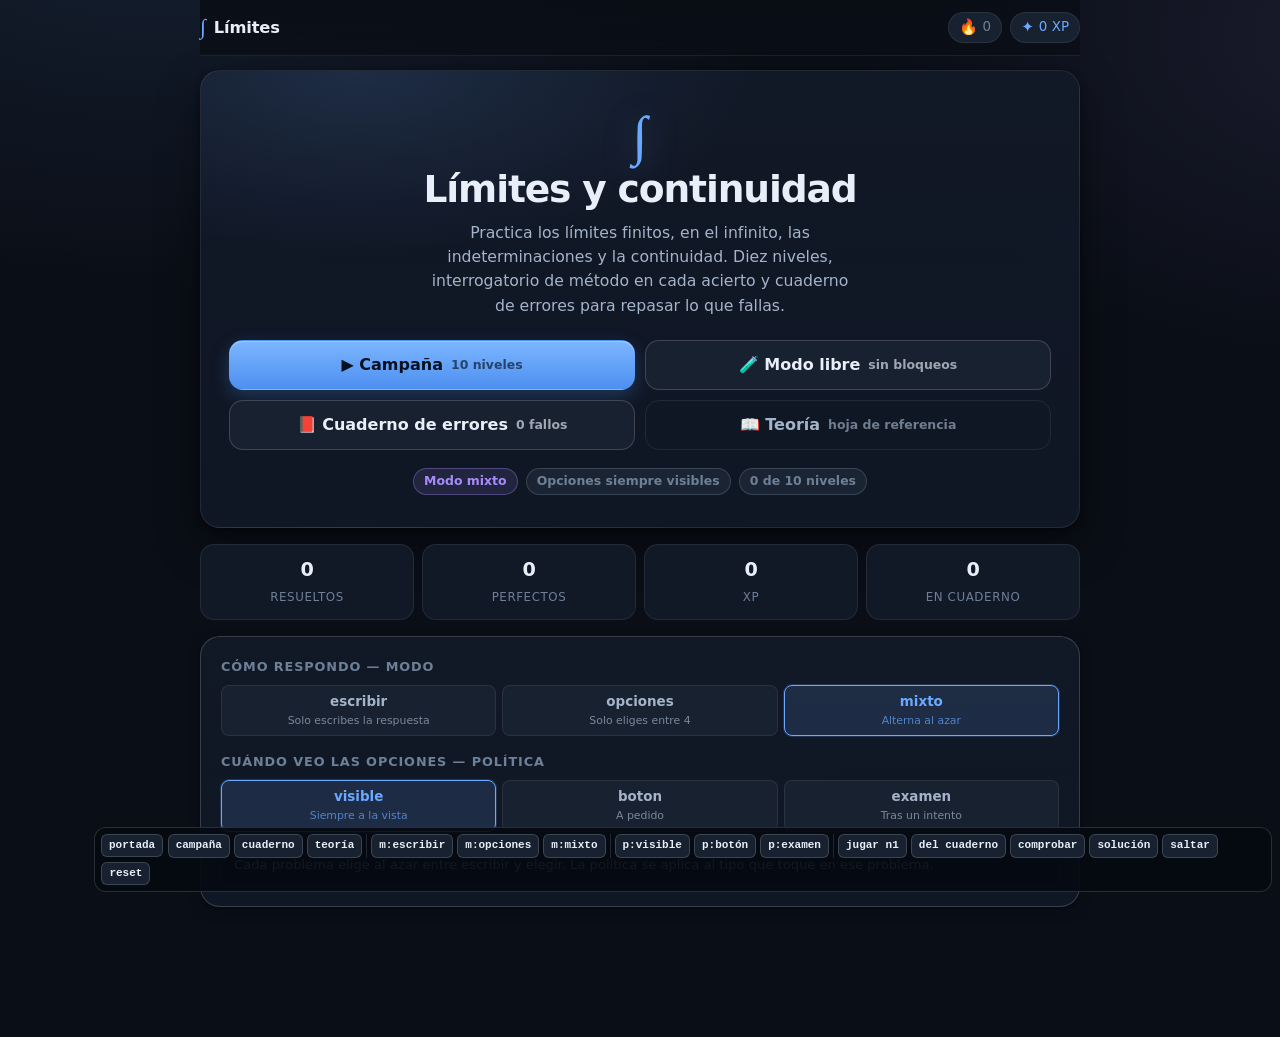
<file: tests/mock.html>
<!DOCTYPE html>
<html lang="es">
<head>
<meta charset="utf-8">
<meta name="viewport" content="width=device-width, initial-scale=1, viewport-fit=cover">
<meta name="color-scheme" content="dark">
<title>Límites — banco de pruebas (motor simulado)</title>
<link rel="stylesheet" href="../src/styles.css">
<style>
  /* Sólo para el banco de pruebas: no forma parte de src/ */
  #devbar {
    position: fixed; right: 8px; bottom: 8px; z-index: 999;
    display: flex; flex-wrap: wrap; gap: 4px; max-width: 92vw;
    padding: 6px; border-radius: 12px;
    background: rgba(6,10,18,.92); border: 1px solid rgba(255,255,255,.14);
    font: 600 11px/1.4 ui-monospace, monospace; color: #a3b4ca;
  }
  #devbar button {
    padding: 3px 7px; border-radius: 6px; cursor: pointer;
    border: 1px solid rgba(255,255,255,.16); background: #18212f; color: #e9eff8;
    font: inherit;
  }
  #devbar button:hover { background: #24324a; }
  #devbar .sep { width: 1px; align-self: stretch; background: rgba(255,255,255,.12); }
  body.testing { padding-bottom: 90px; }
</style>
</head>
<body class="testing">
<div id="app"></div>

<div id="devbar">
  <button data-go="portada">portada</button>
  <button data-go="campana">campaña</button>
  <button data-go="cuaderno">cuaderno</button>
  <button data-go="teoria">teoría</button>
  <span class="sep"></span>
  <button data-modo="escribir">m:escribir</button>
  <button data-modo="opciones">m:opciones</button>
  <button data-modo="mixto">m:mixto</button>
  <span class="sep"></span>
  <button data-pol="visible">p:visible</button>
  <button data-pol="boton">p:botón</button>
  <button data-pol="examen">p:examen</button>
  <span class="sep"></span>
  <button data-act="level1">jugar n1</button>
  <button data-act="nb">del cuaderno</button>
  <button data-act="check">comprobar</button>
  <button data-act="sol">solución</button>
  <button data-act="skip">saltar</button>
  <button data-act="reset">reset</button>
</div>

<script src="mock-engine.js"></script>
<script src="../src/app.js"></script>
<script>
  window.App.start(document.getElementById("app"));

  /* ---- atajos del banco de pruebas ---------------------------------- */
  function $(sel) { return document.querySelector(sel); }

  // El problema que hay en pantalla ahora mismo (o null).
  function pick() {
    return window.App.state.current;
  }

  document.getElementById("devbar").addEventListener("click", function (ev) {
    var b = ev.target.closest("button");
    if (!b) return;
    var S = window.App.state;

    if (b.dataset.go) { window.App.go(b.dataset.go); return; }

    if (b.dataset.modo) {
      S.settings.modo = b.dataset.modo;
      window.App.render(); return;
    }
    if (b.dataset.pol) {
      S.settings.politica = b.dataset.pol;
      window.App.render(); return;
    }

    switch (b.dataset.act) {
      case "level1":
        window.App.go("campana");
        var lvl = document.querySelectorAll(".level")[0];
        if (lvl) lvl.click();
        return;
      case "nb": {
        window.App.go("cuaderno");
        var btn = document.querySelector(".btn-primary");
        if (btn) btn.click();
        else console.log("cuaderno vacío");
        return;
      }
      case "check": {
        var c = pick();
        if (!c) return;
        var f = $("#answer-field");
        if (f && !f.disabled) {
          f.value = window.Lim.answerToString(c.problem.answer);
          f.dispatchEvent(new Event("input", { bubbles: true }));
        }
        var cb = $("#check-btn");
        if (cb && !cb.disabled) cb.click();
        return;
      }
      case "sol": {
        var btns = document.querySelectorAll(".tools .btn");
        for (var i = 0; i < btns.length; i++) {
          if (/solución/i.test(btns[i].textContent) && !btns[i].disabled) { btns[i].click(); return; }
        }
        return;
      }
      case "skip": {
        var t = document.querySelectorAll(".tools .btn");
        for (var j = 0; j < t.length; j++) {
          if (/Saltar/i.test(t[j].textContent)) { t[j].click(); return; }
        }
        return;
      }
      case "reset":
        try { localStorage.removeItem("limites:v1"); } catch (e) {}
        location.reload();
        return;
    }
  });

  // Expone helpers para el recorrido manual por consola
  window.Dev = {
    /** responde correctamente y contesta el quiz */
    acertar: function () {
      var c = window.App.state.current;
      if (!c) return console.log("no hay problema");
      var good = window.Lim.answerToString(c.problem.answer);
      var f = $("#answer-field");
      if (f && !f.disabled) {
        f.value = good;
        f.dispatchEvent(new Event("input", { bubbles: true }));
        $("#check-btn").click();
      }
      // ahora el quiz
      setTimeout(function () {
        var idx = window.App.state.current.problem.quiz.correct;
        var q = document.querySelectorAll(".qopt");
        if (q[idx]) q[idx].click();
      }, 30);
    },
    /** responde mal a propósito */
    fallar: function () {
      var c = window.App.state.current;
      if (!c) return console.log("no hay problema");
      var f = $("#answer-field");
      if (f && !f.disabled) {
        f.value = "123456789";
        f.dispatchEvent(new Event("input", { bubbles: true }));
        $("#check-btn").click();
      }
    },
    siguiente: function () {
      var b = document.querySelectorAll(".btn-ok, .quiz .btn-row .btn");
      for (var i = 0; i < b.length; i++) if (/Siguiente/.test(b[i].textContent)) { b[i].click(); return; }
      console.log("no hay botón siguiente");
    },
    estado: function () { return JSON.parse(JSON.stringify(window.App.state.stats)); },
    cuaderno: function () { return window.App.state.notebook; }
  };
</script>
</body>
</html>
</file>
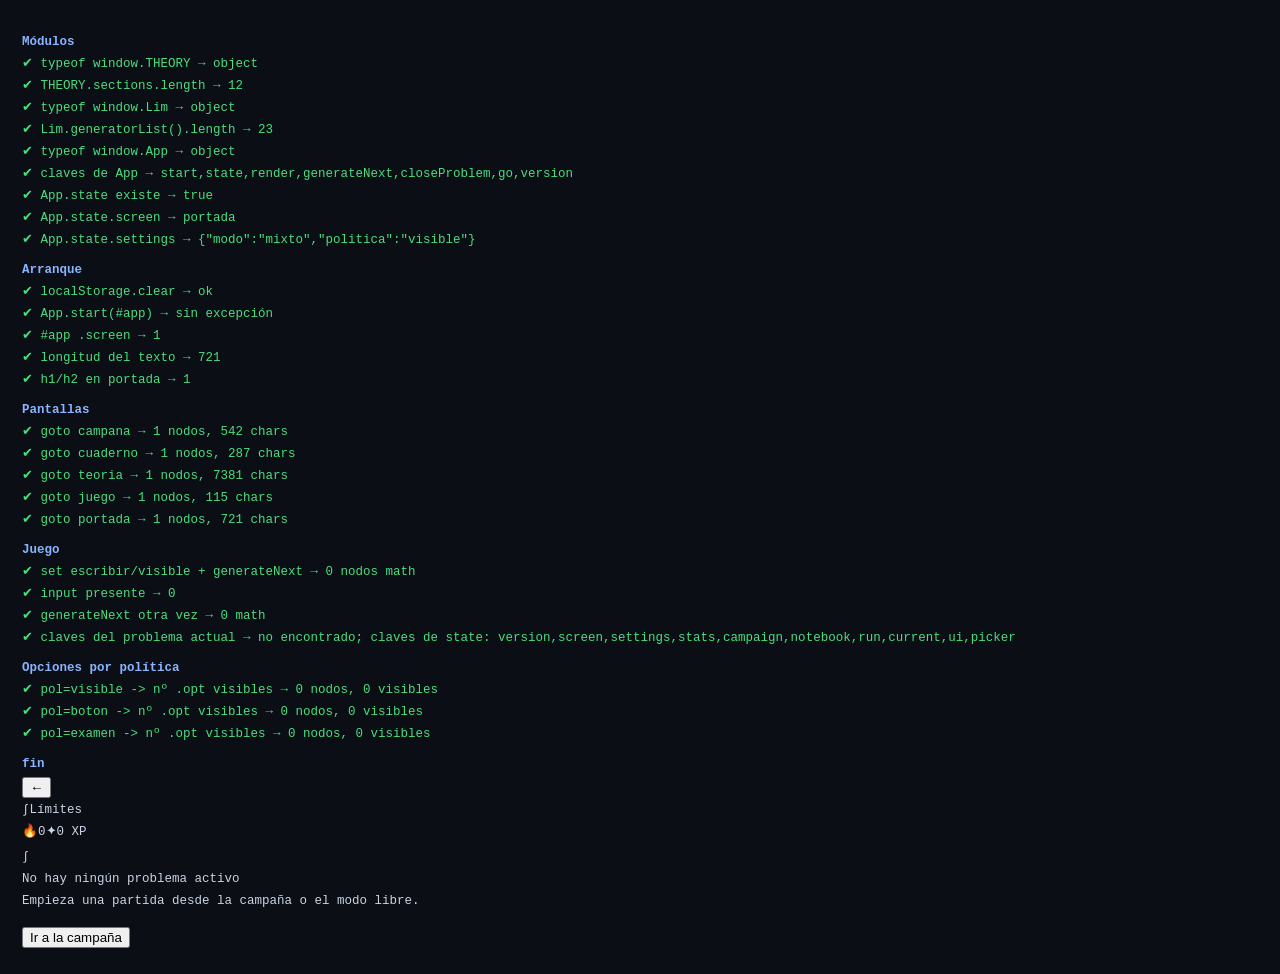
<file: tests/probe.html>
<!DOCTYPE html>
<html lang="es">
<head><meta charset="utf-8"><title>sonda</title>
<style>body{background:#0b0e14;color:#c9d4e4;font:12.5px/1.6 ui-monospace,Menlo,monospace;padding:14px}
div{padding:1px 0}.ok{color:#4ade80}.bad{color:#f87171}.hd{color:#8ab4ff;font-weight:700;margin-top:8px}</style>
</head>
<body>
<div id="o"></div>
<div id="app"></div>
<script src="../src/theory-data.js"></script>
<script src="../src/engine.js"></script>
<script src="../src/app.js"></script>
<script>
const o = document.getElementById("o");
const p = (c, m) => o.insertAdjacentHTML("beforeend", `<div class="${c}">${c === 'hd' ? '' : (c === 'ok' ? '  ✔ ' : '  ✖ ')}${m}</div>`);
window.addEventListener("error", e => p("bad", "ERROR GLOBAL: " + e.message + " @ " + (e.filename||"").split("/").pop() + ":" + e.lineno));

function probe(name, fn) {
  try { const r = fn(); p("ok", name + (r !== undefined ? " → " + r : "")); return r; }
  catch (e) { p("bad", name + " LANZA: " + (e && e.message)); return null; }
}

p("hd", "Módulos");
probe("typeof window.THEORY", () => typeof window.THEORY);
probe("THEORY.sections.length", () => window.THEORY && window.THEORY.sections.length);
probe("typeof window.Lim", () => typeof window.Lim);
probe("Lim.generatorList().length", () => window.Lim && window.Lim.generatorList().length);
probe("typeof window.App", () => typeof window.App);
probe("claves de App", () => window.App && Object.keys(window.App).join(","));
probe("App.state existe", () => !!(window.App && window.App.state));
probe("App.state.screen", () => window.App && App.state.screen);
probe("App.state.settings", () => window.App && JSON.stringify(App.state.settings));

p("hd", "Arranque");
probe("localStorage.clear", () => { localStorage.removeItem("limites:v1"); return "ok"; });
probe("App.start(#app)", () => { App.start(document.getElementById("app")); return "sin excepción"; });
probe("#app .screen", () => document.querySelectorAll("#app .screen").length);
probe("longitud del texto", () => (document.getElementById("app").textContent || "").length);
probe("h1/h2 en portada", () => document.querySelectorAll("#app h1,#app h2").length);

p("hd", "Pantallas");
for (const s of ["campana", "cuaderno", "teoria", "juego", "portada"]) {
  probe("goto " + s, () => { App.state.screen = s; App.render(); return document.querySelectorAll("#app .screen").length + " nodos, " + (document.getElementById("app").textContent||"").length + " chars"; });
}

p("hd", "Juego");
probe("set escribir/visible + generateNext", () => {
  App.state.settings.modo = "escribir"; App.state.settings.politica = "visible";
  App.state.screen = "juego"; App.generateNext(); App.render();
  return document.querySelectorAll("#app math").length + " nodos math";
});
probe("input presente", () => document.querySelectorAll("#app input").length);
probe("generateNext otra vez", () => { App.generateNext(); App.render(); return document.querySelectorAll("#app math").length + " math"; });
probe("claves del problema actual", () => {
  const st = App.state;
  const cand = st.current || st.problema || st.prob;
  return cand ? Object.keys(cand).join(",") : "no encontrado; claves de state: " + Object.keys(st).join(",");
});

p("hd", "Opciones por política");
for (const pol of ["visible", "boton", "examen"]) {
  probe("pol=" + pol + " -> nº .opt visibles", () => {
    App.state.settings.modo = "opciones"; App.state.settings.politica = pol;
    App.generateNext(); App.render();
    return document.querySelectorAll("#app .opt").length + " nodos, " +
      [...document.querySelectorAll("#app .opt")].filter(e => e.offsetParent !== null).length + " visibles";
  });
}
p("hd", "fin");
</script>
</body>
</html>
</file>
<file: src/styles.css>
/* =========================================================================
 * styles.css — Interfaz del juego de límites (2º de Bachillerato)
 * -------------------------------------------------------------------------
 * Tema oscuro, mobile-first, sin dependencias.
 * Todas las variables del contrato §10 están definidas aquí.
 * ========================================================================= */

/* =========================================================================
 * 1. Tokens
 * ========================================================================= */

:root {
  color-scheme: dark;

  /* --- Superficies --- */
  --bg: #0a0e16;
  --bg-elev: #111826;
  --bg-elev-2: #18212f;
  --bg-sunken: #070a10;

  /* --- Texto --- */
  --fg: #e9eff8;
  --fg-dim: #a3b4ca;
  --fg-faint: #6d8098;

  /* --- Acento --- */
  --accent: #6aa9ff;
  --accent-2: #a78bfa;
  --ok: #3ddc97;
  --warn: #ffb454;
  --err: #ff6b7f;

  /* --- Variantes suaves (fondos de chips y estados) --- */
  --ok-soft: rgba(61, 220, 151, 0.14);
  --err-soft: rgba(255, 107, 127, 0.14);
  --warn-soft: rgba(255, 180, 84, 0.14);
  --accent-soft: rgba(106, 169, 255, 0.14);
  --accent-2-soft: rgba(167, 139, 250, 0.14);

  /* --- Bordes --- */
  --border: rgba(255, 255, 255, 0.08);
  --border-strong: rgba(255, 255, 255, 0.17);

  /* --- Colores por tópico (CONTRATO §7) --- */
  --c-sustitucion: #5ac8fa;
  --c-infinito: #a78bfa;
  --c-indet: #ffb454;
  --c-continuidad: #3ddc97;

  /* --- Radios --- */
  --r-sm: 8px;
  --r-md: 14px;
  --r-lg: 20px;
  --r-full: 999px;

  /* --- Sombras --- */
  --shadow-1: 0 1px 2px rgba(0, 0, 0, 0.35), 0 4px 14px rgba(0, 0, 0, 0.22);
  --shadow-2: 0 2px 6px rgba(0, 0, 0, 0.4), 0 18px 44px rgba(0, 0, 0, 0.42);

  /* --- Tipografías --- */
  --font: system-ui, -apple-system, "Segoe UI", Roboto, "Helvetica Neue", Arial, "Noto Sans", sans-serif;
  --font-math: "Cambria Math", "Latin Modern Math", "STIX Two Math", "TeX Gyre Termes Math",
    "DejaVu Math TeX Gyre", "XITS Math", Cambria, Georgia, "Times New Roman", serif;
  --font-mono: ui-monospace, SFMono-Regular, "SF Mono", Menlo, Consolas,
    "Liberation Mono", "Courier New", monospace;

  /* --- Ritmo --- */
  --gap: 12px;
  --pad: 16px;
  --maxw: 760px;
  --t-fast: 150ms;
  --t: 200ms;
  --t-slow: 250ms;
  --ease: cubic-bezier(0.2, 0.7, 0.3, 1);
}

/* =========================================================================
 * 2. Reset
 * ========================================================================= */

*,
*::before,
*::after { box-sizing: border-box; }

html,
body {
  margin: 0;
  padding: 0;
  min-height: 100%;
  overflow-x: hidden;
}

html { -webkit-text-size-adjust: 100%; }

body {
  font-family: var(--font);
  font-size: 16px;
  line-height: 1.55;
  color: var(--fg);
  background-color: var(--bg);
  /* Degradado muy sutil: dos focos suaves sobre el fondo base. */
  background-image:
    radial-gradient(1100px 620px at 12% -10%, rgba(106, 169, 255, 0.11), transparent 62%),
    radial-gradient(900px 560px at 108% 4%, rgba(167, 139, 250, 0.10), transparent 60%),
    radial-gradient(800px 520px at 50% 112%, rgba(61, 220, 151, 0.06), transparent 64%);
  background-attachment: fixed;
  -webkit-font-smoothing: antialiased;
  text-rendering: optimizeLegibility;
}

h1, h2, h3, h4, p, ol, ul, figure, blockquote {
  margin: 0;
  padding: 0;
}

ol, ul { list-style: none; }

button, input, select, textarea {
  font: inherit;
  color: inherit;
}

button { cursor: pointer; }

button:disabled { cursor: not-allowed; }

a { color: var(--accent); }

::selection { background: rgba(106, 169, 255, 0.32); }

:focus-visible {
  outline: 2px solid var(--accent);
  outline-offset: 2px;
  border-radius: var(--r-sm);
}

/* =========================================================================
 * 3. Utilidades de composición
 * ========================================================================= */

.app {
  width: 100%;
  max-width: var(--maxw);
  margin: 0 auto;
  /* Longhands a propósito: mezclar `var()` y `env()` en un único
     `padding` shorthand hacía que el navegador descartara el margen
     lateral y el contenido se pegara al borde de la ventana. */
  padding-left: var(--pad);
  padding-right: var(--pad);
  padding-bottom: 40px;
}

@supports (padding-bottom: env(safe-area-inset-bottom)) {
  .app { padding-bottom: calc(40px + env(safe-area-inset-bottom, 0px)); }
}

.row {
  display: flex;
  align-items: center;
  gap: var(--gap);
}

.row-wrap { flex-wrap: wrap; }

.row-top { align-items: flex-start; }

.grow { flex: 1 1 auto; min-width: 0; }

.spacer { flex: 1 1 auto; }

.muted { color: var(--fg-dim); }

.faint { color: var(--fg-faint); }

.mono { font-family: var(--font-mono); font-variant-numeric: tabular-nums; }

.small { font-size: 0.86rem; }

.tiny { font-size: 0.78rem; }

.center { text-align: center; }

.right { text-align: right; }

.divider {
  height: 1px;
  background: var(--border);
  border: 0;
  margin: 14px 0;
}

.visually-hidden {
  position: absolute;
  width: 1px; height: 1px;
  padding: 0; margin: -1px;
  overflow: hidden;
  clip: rect(0 0 0 0);
  white-space: nowrap;
  border: 0;
}

.stack > * + * { margin-top: 12px; }

/* =========================================================================
 * 4. Cabecera
 * ========================================================================= */

.topbar {
  position: sticky;
  top: 0;
  z-index: 30;
  display: flex;
  align-items: center;
  gap: 10px;
  min-height: 56px;
  padding: 10px 0;
  margin-bottom: 14px;
  background: linear-gradient(to bottom, rgba(10, 14, 22, 0.94), rgba(10, 14, 22, 0.78));
  backdrop-filter: blur(12px);
  -webkit-backdrop-filter: blur(12px);
  border-bottom: 1px solid var(--border);
}

.topbar .brand {
  font-weight: 700;
  letter-spacing: -0.01em;
  font-size: 1.02rem;
  display: flex;
  align-items: center;
  gap: 8px;
}

.topbar .brand-mark {
  font-family: var(--font-math);
  font-size: 1.35rem;
  color: var(--accent);
  line-height: 1;
}

.topbar-stats {
  display: flex;
  align-items: center;
  gap: 8px;
  margin-left: auto;
}

.stat {
  display: inline-flex;
  align-items: center;
  gap: 5px;
  padding: 4px 10px;
  border-radius: var(--r-full);
  background: var(--bg-elev-2);
  border: 1px solid var(--border);
  font-size: 0.84rem;
  font-variant-numeric: tabular-nums;
  white-space: nowrap;
}

.stat .stat-ico { font-size: 0.95rem; line-height: 1; }

.stat-xp { color: var(--accent); }
.stat-streak { color: var(--warn); }
.stat-streak.cold { color: var(--fg-faint); }

/* =========================================================================
 * 4b. Cáscara compartida — la usan todas las páginas de src/ui-core.js
 * -------------------------------------------------------------------------
 * ui-core.js monta `.topbar > .topbar-inner > (.brand + .nav) + .stats`,
 * un pie con `.linkish` y el bloque de ajustes `.seg`. Ninguna de esas
 * clases existía en la hoja, así que la navegación salía pegada, sin
 * separación, y el contenido se empotraba contra los bordes de la ventana.
 * ========================================================================= */

.topbar-inner {
  display: flex;
  align-items: center;
  gap: 10px 14px;
  width: 100%;
  min-width: 0;
}

.nav {
  display: flex;
  align-items: center;
  gap: 2px;
  flex-wrap: wrap;
  min-width: 0;
}

.nav-link {
  display: inline-block;
  padding: 6px 11px;
  border-radius: var(--r-full);
  font-size: 0.88rem;
  color: var(--fg-dim);
  text-decoration: none;
  white-space: nowrap;
  transition: background var(--t) var(--ease), color var(--t) var(--ease);
}

.nav-link:hover { background: var(--bg-elev-2); color: var(--fg); }

.nav-link.is-active,
.nav-link[aria-current="page"] {
  background: var(--accent-soft);
  color: var(--accent);
  font-weight: 650;
}

.brand-name { letter-spacing: -0.01em; }

.foot {
  display: flex;
  align-items: center;
  justify-content: space-between;
  gap: 10px 16px;
  flex-wrap: wrap;
  margin-top: 26px;
  padding-top: 14px;
  border-top: 1px solid var(--border);
  color: var(--fg-faint);
  font-size: 0.79rem;
}

.linkish {
  border: 0;
  background: none;
  padding: 4px 8px;
  border-radius: var(--r-sm);
  color: var(--fg-faint);
  font-size: 0.79rem;
  text-decoration: underline dotted;
  text-underline-offset: 3px;
}

.linkish:hover { color: var(--err); background: var(--bg-elev-2); }

/* --- Ajustes: los botones los marca aria-pressed, no una clase .on --- */

.ajustes-title {
  font-size: 0.72rem;
  font-weight: 700;
  text-transform: uppercase;
  letter-spacing: 0.08em;
  color: var(--fg-faint);
  margin: 14px 0 7px;
}

.ajustes-title:first-child { margin-top: 0; }

.seg-btn {
  display: flex;
  flex-direction: column;
  align-items: center;
  justify-content: center;
  gap: 2px;
}

.seg-sub {
  font-size: 0.68rem;
  font-weight: 500;
  opacity: 0.72;
  line-height: 1.2;
}

.seg-btn[aria-pressed="true"] {
  background: var(--accent-soft);
  border-color: var(--accent);
  color: var(--accent);
  box-shadow: 0 0 0 1px rgba(106, 169, 255, 0.2);
}

.note-note {
  margin-top: 12px;
  padding: 10px 12px;
  border-radius: var(--r-sm);
  background: var(--bg-sunken);
  border: 1px dashed var(--border-strong);
  font-size: 0.82rem;
  color: var(--fg-dim);
}

.error-box {
  margin: 20px;
  padding: 16px;
  border-radius: var(--r-md);
  background: var(--err-soft);
  border: 1px solid var(--err);
  color: var(--fg);
  font-family: var(--font-mono);
  font-size: 0.82rem;
  white-space: pre-wrap;
  overflow-x: auto;
}

/* =========================================================================
 * 5. Pantallas y tarjetas
 * ========================================================================= */

.screen {
  display: block;
}

/* Sólo al cambiar de pantalla: el resto de renders no parpadean */
.screen-enter { animation: fadeUp var(--t) var(--ease); }

.screen-head {
  margin-bottom: 16px;
}

.screen-title {
  font-size: 1.45rem;
  font-weight: 750;
  letter-spacing: -0.02em;
  line-height: 1.2;
}

.screen-sub {
  margin-top: 4px;
  color: var(--fg-dim);
  font-size: 0.93rem;
}

.card {
  background: linear-gradient(180deg, var(--bg-elev) 0%, rgba(17, 24, 38, 0.92) 100%);
  border: 1px solid var(--border);
  border-radius: var(--r-lg);
  box-shadow: var(--shadow-1);
  padding: var(--pad);
}

.card + .card { margin-top: 12px; }

.card-tight { padding: 12px; }

.card-head {
  display: flex;
  align-items: center;
  gap: 8px;
  flex-wrap: wrap;
  margin-bottom: 12px;
}

/* =========================================================================
 * 6. Botones
 * ========================================================================= */

.btn {
  --btn-bg: var(--bg-elev-2);
  --btn-fg: var(--fg);
  --btn-bd: var(--border-strong);
  display: inline-flex;
  align-items: center;
  justify-content: center;
  gap: 8px;
  min-height: 42px;
  padding: 9px 16px;
  border-radius: var(--r-md);
  border: 1px solid var(--btn-bd);
  background: var(--btn-bg);
  color: var(--btn-fg);
  font-size: 0.93rem;
  font-weight: 600;
  line-height: 1.2;
  text-align: center;
  transition: background var(--t) var(--ease), border-color var(--t) var(--ease),
    transform var(--t-fast) var(--ease), opacity var(--t) var(--ease);
  user-select: none;
  -webkit-tap-highlight-color: transparent;
}

.btn:hover:not(:disabled) {
  background: color-mix(in srgb, var(--btn-bg) 70%, #ffffff 8%);
  border-color: var(--border-strong);
}

.btn:active:not(:disabled) { transform: translateY(1px) scale(0.995); }

.btn:disabled {
  opacity: 0.42;
  transform: none;
}

.btn-primary {
  --btn-bg: linear-gradient(180deg, #7cb6ff, #4d8ff0);
  --btn-fg: #06101f;
  --btn-bd: transparent;
  box-shadow: 0 1px 0 rgba(255, 255, 255, 0.25) inset, 0 6px 18px rgba(77, 143, 240, 0.28);
}

.btn-primary:hover:not(:disabled) {
  background: linear-gradient(180deg, #8ec1ff, #5a99f5);
}

.btn-ghost {
  --btn-bg: transparent;
  --btn-fg: var(--fg-dim);
  --btn-bd: var(--border);
}

.btn-ghost:hover:not(:disabled) {
  --btn-fg: var(--fg);
  --btn-bd: var(--border-strong);
  background: rgba(255, 255, 255, 0.04);
}

.btn-danger {
  --btn-bg: transparent;
  --btn-fg: var(--err);
  --btn-bd: rgba(255, 107, 127, 0.4);
}

.btn-danger:hover:not(:disabled) {
  --btn-bg: var(--err-soft);
  --btn-bd: var(--err);
}

.btn-ok {
  --btn-bg: linear-gradient(180deg, #4ee6a6, #27c184);
  --btn-fg: #04160e;
  --btn-bd: transparent;
  box-shadow: 0 1px 0 rgba(255, 255, 255, 0.25) inset, 0 6px 18px rgba(39, 193, 132, 0.26);
}

.btn-sm {
  min-height: 34px;
  padding: 5px 12px;
  font-size: 0.84rem;
  border-radius: var(--r-sm);
}

.btn-block { width: 100%; }

.btn-row {
  display: flex;
  flex-wrap: wrap;
  gap: 8px;
}

.btn-row > .btn { flex: 1 1 132px; }

.icon-btn {
  width: 42px;
  min-height: 42px;
  padding: 0;
  flex: 0 0 auto;
}

.kbd {
  display: inline-block;
  min-width: 18px;
  padding: 1px 5px;
  border-radius: 5px;
  border: 1px solid var(--border-strong);
  background: var(--bg-elev-2);
  font-family: var(--font-mono);
  font-size: 0.7rem;
  line-height: 1.5;
  color: var(--fg-faint);
  text-align: center;
}

/* =========================================================================
 * 7. Chips
 * ========================================================================= */

.chip {
  --chip-c: var(--fg-dim);
  --chip-bg: rgba(255, 255, 255, 0.045);
  display: inline-flex;
  align-items: center;
  gap: 6px;
  padding: 3px 10px;
  border-radius: var(--r-full);
  border: 1px solid color-mix(in srgb, var(--chip-c) 35%, transparent);
  background: color-mix(in srgb, var(--chip-c) 12%, transparent);
  color: var(--chip-c);
  font-size: 0.78rem;
  font-weight: 600;
  line-height: 1.5;
  white-space: nowrap;
  max-width: 100%;
  overflow: hidden;
  text-overflow: ellipsis;
}

.chip-ok { --chip-c: var(--ok); }
.chip-err { --chip-c: var(--err); }
.chip-warn { --chip-c: var(--warn); }
.chip-accent { --chip-c: var(--accent); }
.chip-accent2 { --chip-c: var(--accent-2); }
.chip-mute { --chip-c: var(--fg-faint); }

.chip-solid {
  background: var(--chip-c);
  color: #06101f;
  border-color: transparent;
}

.chip-lvl { --chip-c: var(--accent); }
.chip-modo { --chip-c: var(--accent-2); }
.chip-facil { --chip-c: var(--ok); }
.chip-media { --chip-c: var(--warn); }
.chip-dificil { --chip-c: var(--err); }

/* Chips por tópico: el color lo fija app.js con la variable del contrato. */
.chip-topic[data-topic="sustitucion"] { --chip-c: var(--c-sustitucion); }
.chip-topic[data-topic="infinito"] { --chip-c: var(--c-infinito); }
.chip-topic[data-topic="indeterminacion"] { --chip-c: var(--c-indet); }
.chip-topic[data-topic="continuidad"] { --chip-c: var(--c-continuidad); }

/* Puntos de dificultad ●●○○○ */
.diff-dots {
  font-family: var(--font-mono);
  font-size: 0.72rem;
  letter-spacing: 1px;
  color: var(--chip-c, var(--warn));
}

.diff-dots .off { opacity: 0.28; }

/* =========================================================================
 * 8. Portada
 * ========================================================================= */

.hero {
  padding: 26px 20px 24px;
  border-radius: var(--r-lg);
  border: 1px solid var(--border);
  background:
    radial-gradient(560px 260px at 18% 0%, rgba(106, 169, 255, 0.14), transparent 70%),
    linear-gradient(180deg, var(--bg-elev), rgba(17, 24, 38, 0.9));
  box-shadow: var(--shadow-2);
  text-align: center;
  margin-bottom: 16px;
}

.hero-mark {
  font-family: var(--font-math);
  font-size: 3.4rem;
  line-height: 1;
  color: var(--accent);
  margin-bottom: 6px;
  filter: drop-shadow(0 4px 16px rgba(106, 169, 255, 0.35));
}

.hero-title {
  font-size: clamp(1.7rem, 7vw, 2.35rem);
  font-weight: 800;
  letter-spacing: -0.03em;
  line-height: 1.1;
}

.hero-sub {
  margin: 10px auto 0;
  max-width: 44ch;
  color: var(--fg-dim);
  font-size: 0.98rem;
}

.hero-actions {
  display: grid;
  grid-template-columns: 1fr;
  gap: 10px;
  margin-top: 22px;
}

.hero-actions .btn { min-height: 50px; font-size: 1rem; }

.hero-foot {
  margin-top: 18px;
  display: flex;
  justify-content: center;
  gap: 8px;
  flex-wrap: wrap;
}

.stat-strip {
  display: grid;
  grid-template-columns: repeat(auto-fit, minmax(96px, 1fr));
  gap: 8px;
  margin-bottom: 16px;
}

.stat-cell {
  text-align: center;
  padding: 10px 6px;
  border-radius: var(--r-md);
  background: var(--bg-elev);
  border: 1px solid var(--border);
}

.stat-cell b {
  display: block;
  font-size: 1.2rem;
  font-variant-numeric: tabular-nums;
  letter-spacing: -0.02em;
}

.stat-cell span {
  font-size: 0.74rem;
  color: var(--fg-faint);
  text-transform: uppercase;
  letter-spacing: 0.05em;
}

/* =========================================================================
 * 9. Campaña: rejilla de niveles
 * ========================================================================= */

.levels {
  display: grid;
  grid-template-columns: repeat(auto-fill, minmax(150px, 1fr));
  gap: 10px;
}

.level {
  position: relative;
  display: block;
  width: 100%;
  text-align: left;
  padding: 13px 14px;
  border-radius: var(--r-md);
  border: 1px solid var(--border);
  background: linear-gradient(180deg, var(--bg-elev), rgba(17, 24, 38, 0.9));
  box-shadow: var(--shadow-1);
  transition: transform var(--t-fast) var(--ease), border-color var(--t) var(--ease),
    box-shadow var(--t) var(--ease);
}

.level:hover:not(:disabled) {
  transform: translateY(-2px);
  border-color: var(--border-strong);
  box-shadow: var(--shadow-2);
}

.level:disabled {
  opacity: 0.5;
  box-shadow: none;
}

.level.passed {
  border-color: color-mix(in srgb, var(--ok) 45%, transparent);
  background:
    linear-gradient(180deg, rgba(61, 220, 151, 0.10), rgba(17, 24, 38, 0.92));
}

.level-top {
  display: flex;
  align-items: center;
  gap: 8px;
  margin-bottom: 2px;
}

.level-n {
  display: inline-grid;
  place-items: center;
  width: 24px;
  height: 24px;
  border-radius: var(--r-full);
  background: var(--bg-elev-2);
  border: 1px solid var(--border-strong);
  font-family: var(--font-mono);
  font-size: 0.78rem;
  font-weight: 700;
  color: var(--fg-dim);
  flex: 0 0 auto;
}

.level.passed .level-n {
  background: var(--ok);
  color: #04160e;
  border-color: transparent;
}

.level-name {
  font-weight: 700;
  font-size: 0.96rem;
  letter-spacing: -0.01em;
  min-width: 0;
  overflow-wrap: anywhere;
  line-height: 1.25;
}

.level-meta {
  margin-top: 6px;
  display: flex;
  align-items: center;
  gap: 8px;
  flex-wrap: wrap;
  font-size: 0.76rem;
  color: var(--fg-faint);
}

.stars {
  margin-left: auto;
  font-size: 0.9rem;
  letter-spacing: 2px;
  color: var(--fg-faint);
  white-space: nowrap;
}

.stars .off {
  filter: grayscale(1);
  opacity: 0.32;
}

.stars .on {
  color: var(--warn);
  text-shadow: 0 0 10px rgba(255, 180, 84, 0.45);
}

.level-lock {
  font-size: 0.82rem;
  opacity: 0.8;
  flex: 0 0 auto;
}

.level-bar {
  margin-top: 8px;
  height: 5px;
  border-radius: var(--r-full);
  background: rgba(255, 255, 255, 0.07);
  overflow: hidden;
}

.level-bar > i {
  display: block;
  height: 100%;
  border-radius: var(--r-full);
  background: linear-gradient(90deg, var(--accent), var(--accent-2));
  transition: width var(--t-slow) var(--ease);
}

/* Barra de progreso genérica */
.bar {
  height: 7px;
  border-radius: var(--r-full);
  background: rgba(255, 255, 255, 0.07);
  overflow: hidden;
}

.bar > i {
  display: block;
  height: 100%;
  border-radius: var(--r-full);
  background: linear-gradient(90deg, var(--accent), var(--accent-2));
  transition: width var(--t-slow) var(--ease);
}

.bar.bar-ok > i { background: linear-gradient(90deg, var(--ok), #7fe7c2); }
.bar.bar-warn > i { background: linear-gradient(90deg, var(--warn), #ffd7a0); }

.progress-line {
  display: flex;
  align-items: center;
  gap: 10px;
  margin-bottom: 10px;
  font-size: 0.8rem;
  color: var(--fg-dim);
}

/* =========================================================================
 * 10. Juego: enunciado
 * ========================================================================= */

.stmt {
  text-align: center;
  padding: 6px 0 2px;
}

.stmt-lead {
  color: var(--fg-dim);
  font-size: 0.88rem;
  margin-bottom: 4px;
}

.stmt-eq {
  margin-top: 10px;
  display: flex;
  align-items: center;
  justify-content: center;
  gap: 10px;
  flex-wrap: wrap;
  padding-top: 10px;
  border-top: 1px dashed var(--border);
  color: var(--fg-dim);
  font-size: 0.9rem;
}

/* Enunciado: la fórmula se desplaza si no cabe, pero el "= ?" siempre se ve */
.stmt-eqbox {
  display: flex;
  align-items: center;
  justify-content: center;
  gap: 8px;
  max-width: 100%;
  margin-top: 2px;
}

.stmt-math {
  flex: 0 1 auto;
  min-width: 0;
  max-width: 100%;
  overflow-x: auto;
  overflow-y: hidden;
}

.eq-tail {
  flex: 0 0 auto;
  font-family: var(--font-math);
  font-size: 1.3em;
  color: var(--accent);
  white-space: nowrap;
}

.stmt-eq .what { color: var(--fg); font-weight: 700; }

.piecewise {
  display: flex;
  flex-direction: column;
  align-items: center;
  gap: 2px;
  margin: 4px 0 2px;
  overflow-x: auto;
  max-width: 100%;
}

.piece {
  display: flex;
  align-items: center;
  gap: 10px;
  padding: 4px 10px;
  border-radius: var(--r-sm);
}

.piece .brace {
  align-self: stretch;
  display: flex;
  align-items: center;
  font-family: var(--font-math);
  font-size: 2.1em;
  color: var(--fg-faint);
  line-height: 0.85;
}

.piece .cond {
  font-family: var(--font-math);
  color: var(--fg-dim);
  font-size: 0.92em;
}

.piece-ask {
  margin-top: 8px;
  color: var(--accent);
  font-weight: 600;
  font-size: 0.95rem;
}

/* Objetivo: x → a, x → a⁻, x → a⁺, x → +∞, x → −∞ */
.target {
  display: inline-flex;
  align-items: center;
  gap: 10px;
  padding: 8px 14px;
  margin-top: 10px;
  border-radius: var(--r-md);
  background: var(--bg-elev-2);
  border: 1px solid var(--border);
  max-width: 100%;
  overflow-x: auto;
}

.target-label {
  font-size: 0.74rem;
  text-transform: uppercase;
  letter-spacing: 0.08em;
  color: var(--fg-faint);
  white-space: nowrap;
}

.target-eq {
  color: var(--fg-dim);
  font-size: 1rem;
  white-space: nowrap;
}

.target-answer {
  color: var(--accent);
  font-weight: 700;
}

/* =========================================================================
 * 11. MathML
 * ========================================================================= */

.math,
math {
  font-family: var(--font-math);
  font-size: 1.35em;
  line-height: 1.5;
  display: block;
  max-width: 100%;
  overflow-x: auto;
  overflow-y: hidden;
  vertical-align: middle;
  white-space: nowrap;          /* una fórmula larga se desplaza, no se parte */
  -webkit-overflow-scrolling: touch;
}

.stmt .math,
.stmt math,
.piecewise math,
.step-m math,
.formula math { display: inline-block; width: auto; max-width: 100%; }

math {
  display: block;
  overflow-x: auto;
  max-width: 100%;
  padding: 2px 0;
}

/* Scrollbars discretas: un límite largo se desplaza, pero sin cantar */
.math, math, .table-wrap, .target, .piecewise, .step-m, .formula, .toc,
.qopt, .opt, .field, .nb-title {
  scrollbar-width: thin;
  scrollbar-color: rgba(255, 255, 255, 0.2) transparent;
}

*::-webkit-scrollbar { width: 6px; height: 6px; }
*::-webkit-scrollbar-track { background: transparent; }
*::-webkit-scrollbar-thumb {
  background: rgba(255, 255, 255, 0.16);
  border-radius: 3px;
}
*::-webkit-scrollbar-thumb:hover { background: rgba(255, 255, 255, 0.28); }

/* `display: inline-block` en mrow rompía la composición interna de MathML:
   los subíndices y superíndices (f′(a), lim, msubsup) salían en la línea
   base en vez de alineados. La regla ya no hace falta: quien debe
   desplazarse es .formula, que tiene su propio overflow. */
math mrow { min-width: 0; }

math mfrac {
  display: inline-block;
  vertical-align: middle;
  margin: 0 0.12em;
  font-size: 0.95em;
}

/* La barra de fracción la dibuja el navegador: no la duplicamos */
math mfrac > * { padding: 0 0.28em; }
math mfrac > *:first-child { padding-bottom: 0.1em; }
math mfrac > *:last-child { padding-top: 0.1em; }

math msqrt {
  padding: 0 0.15em;
  border-top: 1px solid currentColor;
}

math mn, math mi, math mo, math mtext {
  font-family: var(--font-math);
  font-size: 1em;
}

math mo { padding: 0 0.12em; }

math mtable { margin: 0 auto; }

/* Tabla normal (no MathML) con la misma paleta */
.table-wrap {
  overflow-x: auto;
  border-radius: var(--r-md);
  border: 1px solid var(--border);
  -webkit-overflow-scrolling: touch;
}

.table {
  width: 100%;
  border-collapse: collapse;
  font-size: 0.88rem;
}

.table th,
.table td {
  padding: 9px 11px;
  text-align: left;
  border-bottom: 1px solid var(--border);
  vertical-align: top;
}

.table thead th {
  background: var(--bg-elev-2);
  color: var(--fg-dim);
  font-weight: 600;
  font-size: 0.78rem;
  text-transform: uppercase;
  letter-spacing: 0.05em;
  white-space: nowrap;
}

.table tbody tr:last-child td { border-bottom: 0; }

.table tbody tr:hover td { background: rgba(255, 255, 255, 0.025); }

.table .t-math { font-family: var(--font-math); font-size: 1.05em; white-space: nowrap; }

/* Dentro de las tablas la fórmula no lleva caja ni scroll propio:
   manda el scroll horizontal de .table-wrap */
.table td .formula {
  display: block;
  overflow: visible;
  padding: 0;
  margin: 0;
  background: none;
  border: 0;
  border-radius: 0;
  min-width: 0;
}

.table td .formula math { overflow: visible; max-width: none; }

/* =========================================================================
 * 12. Entrada y opciones
 * ========================================================================= */

.answer-row {
  display: flex;
  gap: 8px;
  align-items: stretch;
}

.field-wrap {
  display: flex;
  flex: 1 1 auto;
  min-width: 0;
  position: relative;
}

.field {
  flex: 1 1 auto;
  width: 100%;
  min-width: 0;
  min-height: 46px;
  padding: 11px 14px;
  border-radius: var(--r-md);
  border: 1px solid var(--border-strong);
  background: var(--bg-sunken);
  color: var(--fg);
  font-family: var(--font-mono);
  font-size: 1.02rem;
  font-variant-numeric: tabular-nums;
  transition: border-color var(--t) var(--ease), box-shadow var(--t) var(--ease),
    background var(--t) var(--ease);
}

.field::placeholder {
  color: var(--fg-faint);
  font-family: var(--font);
  font-size: 0.92rem;
}

.field:focus {
  outline: none;
  border-color: var(--accent);
  box-shadow: 0 0 0 3px rgba(106, 169, 255, 0.2);
  background: #050810;
}

.field:disabled { opacity: 0.5; }

.field-wrap { flex: 1 1 auto; min-width: 0; position: relative; }

.field-hint {
  margin-top: 6px;
  font-size: 0.78rem;
  color: var(--fg-faint);
}

.field-hint code {
  font-family: var(--font-mono);
  background: var(--bg-elev-2);
  border: 1px solid var(--border);
  border-radius: 5px;
  padding: 0 4px;
}

.answer-row > .btn { flex: 0 0 auto; }

/* Opciones múltiples */
.opts {
  display: grid;
  grid-template-columns: 1fr;
  gap: 8px;
  margin-top: 12px;
}

.opt {
  display: flex;
  align-items: center;
  gap: 10px;
  width: 100%;
  min-height: 48px;
  padding: 10px 13px;
  border-radius: var(--r-md);
  border: 1px solid var(--border-strong);
  background: var(--bg-elev-2);
  color: var(--fg);
  font-family: var(--font-mono);
  font-size: 1rem;
  font-variant-numeric: tabular-nums;
  text-align: left;
  transition: background var(--t) var(--ease), border-color var(--t) var(--ease),
    transform var(--t-fast) var(--ease), opacity var(--t) var(--ease);
}

.opt:hover:not(:disabled) {
  background: rgba(106, 169, 255, 0.1);
  border-color: var(--accent);
  transform: translateY(-1px);
}

.opt:active:not(:disabled) { transform: translateY(0) scale(0.995); }

.opt:disabled { opacity: 0.55; }

.opt-key {
  display: inline-grid;
  place-items: center;
  flex: 0 0 auto;
  width: 22px;
  height: 22px;
  border-radius: var(--r-sm);
  background: var(--bg-sunken);
  border: 1px solid var(--border);
  font-family: var(--font-mono);
  font-size: 0.72rem;
  color: var(--fg-faint);
}

.opt-text { flex: 1 1 auto; min-width: 0; overflow-wrap: anywhere; }

.opt-mark { flex: 0 0 auto; font-size: 1rem; opacity: 0; transition: opacity var(--t) var(--ease); }

.opt.correct {
  border-color: var(--ok);
  background: var(--ok-soft);
  animation: pop var(--t-slow) var(--ease);
}

.opt.correct .opt-mark { opacity: 1; color: var(--ok); }

.opt.correct .opt-key {
  background: var(--ok);
  border-color: transparent;
  color: #04160e;
  font-weight: 700;
}

.opt.wrong {
  border-color: var(--err);
  background: var(--err-soft);
  animation: shake 260ms var(--ease);
}

.opt.wrong .opt-mark { opacity: 1; color: var(--err); }

.opt.wrong .opt-key {
  background: var(--err);
  border-color: transparent;
  color: #2a0308;
  font-weight: 700;
}

.opt.dimmed { opacity: 0.4; }

/* Barra de herramientas */
.tools {
  display: flex;
  flex-wrap: wrap;
  gap: 8px;
  margin-top: 12px;
  padding-top: 12px;
  border-top: 1px dashed var(--border);
}

.tools .btn { flex: 0 1 auto; }

.tools .icon-btn { flex: 0 0 auto; }

.tools-right { margin-left: auto; }

.locked-note {
  display: inline-flex;
  align-items: center;
  gap: 6px;
  color: var(--fg-faint);
  font-size: 0.8rem;
}

/* =========================================================================
 * 13. Feedback
 * ========================================================================= */

.feedback {
  display: flex;
  gap: 10px;
  align-items: flex-start;
  padding: 12px 14px;
  border-radius: var(--r-md);
  border: 1px solid var(--border-strong);
  background: var(--bg-elev-2);
  animation: fadeUp var(--t) var(--ease);
}

.feedback-ico {
  flex: 0 0 auto;
  width: 26px;
  height: 26px;
  display: grid;
  place-items: center;
  border-radius: var(--r-full);
  font-size: 0.9rem;
  font-weight: 700;
}

.feedback-body { flex: 1 1 auto; min-width: 0; }

.feedback-title { font-weight: 700; font-size: 0.97rem; }

.feedback-reason { font-size: 0.89rem; color: var(--fg-dim); margin-top: 2px; }

.feedback.gone { border-color: color-mix(in srgb, var(--ok) 50%, transparent); background: var(--ok-soft); }
.feedback.gone .feedback-ico { background: var(--ok); color: #04160e; }
.feedback.gone .feedback-title { color: var(--ok); }

.feedback.miss { border-color: color-mix(in srgb, var(--err) 50%, transparent); background: var(--err-soft); }
.feedback.miss .feedback-ico { background: var(--err); color: #2a0308; }
.feedback.miss .feedback-title { color: var(--err); }

.feedback.faded {
  border-color: color-mix(in srgb, var(--warn) 45%, transparent);
  background: var(--warn-soft);
}
.feedback.faded .feedback-ico { background: var(--warn); color: #241301; }
.feedback.faded .feedback-title { color: var(--warn); }

.fb-xp {
  display: inline-flex;
  align-items: center;
  gap: 4px;
  margin-top: 6px;
  padding: 2px 8px;
  border-radius: var(--r-full);
  background: rgba(106, 169, 255, 0.16);
  border: 1px solid rgba(106, 169, 255, 0.35);
  color: var(--accent);
  font-size: 0.78rem;
  font-weight: 700;
  animation: pop var(--t-slow) var(--ease);
}

/* =========================================================================
 * 14. Interrogatorio de método
 * ========================================================================= */

.quiz {
  border-color: rgba(167, 139, 250, 0.34);
  background:
    radial-gradient(560px 200px at 80% 0%, rgba(167, 139, 250, 0.10), transparent 70%),
    linear-gradient(180deg, var(--bg-elev), rgba(17, 24, 38, 0.92));
}

.quiz-head {
  display: flex;
  align-items: center;
  gap: 8px;
  margin-bottom: 10px;
}

.quiz-q {
  font-size: 1.02rem;
  font-weight: 700;
  letter-spacing: -0.01em;
  line-height: 1.35;
  margin-bottom: 12px;
}

.quiz-q .method-name { color: var(--accent-2); }

.quiz-opts {
  display: grid;
  grid-template-columns: 1fr;
  gap: 8px;
}

.qopt {
  display: flex;
  align-items: flex-start;
  gap: 10px;
  width: 100%;
  min-height: 46px;
  padding: 11px 13px;
  border-radius: var(--r-md);
  border: 1px solid var(--border-strong);
  background: var(--bg-elev-2);
  color: var(--fg);
  font-family: var(--font);
  font-size: 0.92rem;
  line-height: 1.45;
  text-align: left;
  transition: background var(--t) var(--ease), border-color var(--t) var(--ease),
    transform var(--t-fast) var(--ease), opacity var(--t) var(--ease);
}

.qopt:hover:not(:disabled) {
  background: rgba(167, 139, 250, 0.12);
  border-color: var(--accent-2);
  transform: translateY(-1px);
}

.qopt:disabled { cursor: default; }

.qopt .opt-key { margin-top: 1px; }

.qopt.correct {
  border-color: var(--ok);
  background: var(--ok-soft);
  animation: pop var(--t-slow) var(--ease);
}

.qopt.wrong {
  border-color: var(--err);
  background: var(--err-soft);
  animation: shake 260ms var(--ease);
}

.qopt.dimmed { opacity: 0.38; }

.explain {
  margin-top: 12px;
  padding: 11px 13px;
  border-radius: var(--r-md);
  border-left: 3px solid var(--accent-2);
  background: var(--accent-2-soft);
  font-size: 0.9rem;
  color: var(--fg);
  animation: fadeUp var(--t) var(--ease);
}

.explain b { color: var(--accent-2); }

/* =========================================================================
 * 15. Panel de solución
 * ========================================================================= */

.panel-solution {
  border-color: rgba(106, 169, 255, 0.3);
  background:
    radial-gradient(620px 220px at 12% 0%, rgba(106, 169, 255, 0.09), transparent 70%),
    linear-gradient(180deg, var(--bg-elev), rgba(17, 24, 38, 0.94));
}

.panel-solution .sol-head {
  font-size: 0.9rem;
  color: var(--fg-dim);
  margin-bottom: 12px;
  padding-bottom: 10px;
  border-bottom: 1px dashed var(--border);
}

.panel-solution .sol-head strong { color: var(--accent); font-family: var(--font-mono); }

.sol-steps {
  counter-reset: sol;
  display: flex;
  flex-direction: column;
  gap: 10px;
}

/* Alias: el motor real usa <ol class="steps"> con .step-n / .step-body */
.steps {
  counter-reset: none;
  display: flex;
  flex-direction: column;
  gap: 10px;
  list-style: none;
  margin: 12px 0 0;
}

.step-body { min-width: 0; }

.step-n {
  position: absolute;
  left: 11px;
  top: 11px;
  display: grid;
  place-items: center;
  width: 20px;
  height: 20px;
  border-radius: var(--r-full);
  background: var(--bg-sunken);
  border: 1px solid var(--border-strong);
  font-family: var(--font-mono);
  font-size: 0.7rem;
  font-weight: 700;
  color: var(--fg-dim);
}

.step.is-key .step-n,
.step.key .step-n {
  background: var(--accent);
  color: #06101f;
  border-color: transparent;
}

.sol-statement {
  display: flex;
  align-items: center;
  justify-content: center;
  gap: 12px;
  flex-wrap: wrap;
  padding: 10px;
  margin-bottom: 4px;
  border-radius: var(--r-md);
  background: var(--bg-sunken);
  border: 1px solid var(--border);
  overflow-x: auto;
}

.sol-target {
  font-family: var(--font-math);
  font-size: 1.05em;
  color: var(--accent);
  white-space: nowrap;
}

.step {
  position: relative;
  padding: 11px 13px 11px 40px;
  border-radius: var(--r-md);
  border: 1px solid var(--border);
  background: var(--bg-elev-2);
  counter-increment: sol;
  animation: fadeUp var(--t) var(--ease);
}

.step::before {
  content: counter(sol);
  position: absolute;
  left: 11px;
  top: 11px;
  display: grid;
  place-items: center;
  width: 20px;
  height: 20px;
  border-radius: var(--r-full);
  background: var(--bg-sunken);
  border: 1px solid var(--border-strong);
  font-family: var(--font-mono);
  font-size: 0.7rem;
  font-weight: 700;
  color: var(--fg-dim);
}

.step-t,
.step-title { font-weight: 700; font-size: 0.95rem; letter-spacing: -0.01em; }

.step-d,
.step-detail {
  margin-top: 3px;
  font-size: 0.88rem;
  color: var(--fg-dim);
  line-height: 1.5;
}

.step-m,
.step-math {
  margin-top: 8px;
  padding: 8px 10px;
  border-radius: var(--r-sm);
  background: var(--bg-sunken);
  border: 1px solid var(--border);
  overflow-x: auto;
  max-width: 100%;
}

.step-math > math,
.step-m > math { display: inline-block; }

.steps .step { padding-left: 40px; }

.step.is-key {
  border-color: color-mix(in srgb, var(--accent) 55%, transparent);
  background: linear-gradient(180deg, rgba(106, 169, 255, 0.12), var(--bg-elev-2));
  box-shadow: 0 0 0 1px rgba(106, 169, 255, 0.14);
}

.step.is-key::before {
  background: var(--accent);
  color: #06101f;
  border-color: transparent;
}

.step.is-key .step-t,
.step.is-key .step-title,
.step.key .step-title { color: var(--accent); }

/* Si el motor numera los pasos por su cuenta, quitamos nuestro contador
   (su .step-n ya hace de número) pero dejamos el hueco para que no solape */
.engine-numbered .step { padding-left: 40px; }

.engine-numbered .step::before { display: none; }

.step-badge {
  display: inline-block;
  margin-left: 8px;
  padding: 1px 7px;
  border-radius: var(--r-full);
  background: var(--accent);
  color: #06101f;
  font-size: 0.66rem;
  font-weight: 800;
  text-transform: uppercase;
  letter-spacing: 0.06em;
  vertical-align: 2px;
}

.sol-note {
  margin-top: 12px;
  padding: 11px 13px;
  border-radius: var(--r-md);
  border-left: 3px solid var(--warn);
  background: var(--warn-soft);
  font-size: 0.89rem;
}

/* =========================================================================
 * 16. Ajustes
 * ========================================================================= */

.settings {
  border-color: var(--border-strong);
}

.settings h3 {
  font-size: 0.8rem;
  text-transform: uppercase;
  letter-spacing: 0.07em;
  color: var(--fg-faint);
  margin-bottom: 8px;
  font-weight: 700;
}

.seg {
  display: grid;
  grid-template-columns: repeat(3, 1fr);
  gap: 6px;
}

.seg-btn {
  min-height: 40px;
  padding: 8px 6px;
  border-radius: var(--r-sm);
  border: 1px solid var(--border);
  background: var(--bg-elev-2);
  color: var(--fg-dim);
  font-size: 0.84rem;
  font-weight: 600;
  line-height: 1.25;
  transition: all var(--t) var(--ease);
}

.seg-btn:hover { border-color: var(--border-strong); color: var(--fg); }

.seg-btn.on {
  background: var(--accent-soft);
  border-color: var(--accent);
  color: var(--accent);
  box-shadow: 0 0 0 1px rgba(106, 169, 255, 0.2);
}

.seg-btn small {
  display: block;
  font-size: 0.68rem;
  font-weight: 500;
  opacity: 0.7;
  margin-top: 1px;
}

.settings-note {
  margin-top: 12px;
  padding: 10px 12px;
  border-radius: var(--r-sm);
  background: var(--bg-sunken);
  border: 1px dashed var(--border-strong);
  font-size: 0.82rem;
  color: var(--fg-dim);
}

/* =========================================================================
 * 17. Cuaderno de errores
 * ========================================================================= */

.nb-summary {
  display: grid;
  grid-template-columns: repeat(auto-fit, minmax(110px, 1fr));
  gap: 8px;
  margin-bottom: 14px;
}

.nb-group { margin-bottom: 16px; }

.nb-group-head {
  display: flex;
  align-items: center;
  gap: 8px;
  margin-bottom: 8px;
}

.nb-list {
  display: flex;
  flex-direction: column;
  gap: 8px;
}

.nb-item {
  display: block;
  padding: 11px 12px;
  border-radius: var(--r-md);
  border: 1px solid var(--border);
  background: var(--bg-elev-2);
  transition: border-color var(--t) var(--ease);
}

.nb-item:hover { border-color: var(--border-strong); }

.nb-top {
  display: flex;
  align-items: center;
  gap: 6px;
  flex-wrap: wrap;
  margin-bottom: 6px;
}

.nb-why {
  flex: 0 0 auto;
}

.nb-info { min-width: 0; }

.nb-title {
  font-size: 0.93rem;
  font-weight: 600;
  line-height: 1.35;
  overflow-wrap: anywhere;
}

.nb-meta {
  margin-top: 4px;
  font-size: 0.76rem;
  color: var(--fg-faint);
  display: flex;
  gap: 6px 10px;
  flex-wrap: wrap;
}

.how-fallo { --chip-c: var(--err); }
.how-metodo { --chip-c: var(--accent-2); }
.how-saltado { --chip-c: var(--fg-faint); }
.how-solucion { --chip-c: var(--warn); }
.how-ayudado { --chip-c: var(--accent); }
.how-acierto { --chip-c: var(--ok); }

.empty {
  text-align: center;
  padding: 30px 16px;
  color: var(--fg-dim);
}

.empty-mark {
  font-family: var(--font-math);
  font-size: 2.6rem;
  color: var(--ok);
  opacity: 0.55;
  margin-bottom: 8px;
}

.empty-title { font-weight: 700; color: var(--fg); margin-bottom: 4px; }

/* =========================================================================
 * 18. Avisos
 * ========================================================================= */

.notice {
  display: flex;
  align-items: flex-start;
  gap: 9px;
  padding: 9px 12px;
  border-radius: var(--r-md);
  font-size: 0.85rem;
  border: 1px solid var(--border);
  background: var(--bg-elev-2);
  color: var(--fg-dim);
}

.notice-ico { flex: 0 0 auto; }

.notice-warn {
  border-color: rgba(255, 180, 84, 0.4);
  background: var(--warn-soft);
  color: #ffd9a8;
}

.notice-accent {
  border-color: rgba(106, 169, 255, 0.36);
  background: var(--accent-soft);
  color: #bcd7ff;
}

.notice-info {
  border-color: rgba(167, 139, 250, 0.36);
  background: var(--accent-2-soft);
  color: #d6c8ff;
}

.review-banner {
  margin-bottom: 12px;
  border-left: 3px solid var(--warn);
}

/* Fin de partida */
.finish {
  text-align: center;
}

.finish-title {
  font-size: 1.6rem;
  font-weight: 800;
  letter-spacing: -0.03em;
}

.finish-score {
  margin: 14px 0;
  display: flex;
  justify-content: center;
  gap: 18px;
  flex-wrap: wrap;
}

.finish-score b {
  display: block;
  font-size: 1.6rem;
  font-variant-numeric: tabular-nums;
  letter-spacing: -0.02em;
}

.finish-score span {
  font-size: 0.75rem;
  color: var(--fg-faint);
  text-transform: uppercase;
  letter-spacing: 0.05em;
}

.finish-stars { font-size: 1.7rem; letter-spacing: 6px; margin: 6px 0 4px; }

/* =========================================================================
 * 19. Teoría — la hoja se aprovecha como una hoja: ancho de lectura,
 *     índice fijo al margen y contenido en dos columnas cuando hay sitio.
 * ========================================================================= */

/* La teoría es la única página que necesita todo el ancho de la ventana:
   si comparte el --maxw del juego, las tablas de tres columnas salen
   esqueléticas y el texto se parte en líneas de 4 palabras. */
body.pag-teoria { --maxw: 880px; }

@media (min-width: 1000px) { body.pag-teoria { --maxw: 1240px; } }
@media (min-width: 1400px) { body.pag-teoria { --maxw: 1460px; } }

.theory {
  display: grid;
  grid-template-columns: minmax(0, 1fr);
  gap: 16px;
}

/* --- Índice lateral ---------------------------------------------------- */

.toc {
  position: sticky;
  top: 66px;
  align-self: start;
  padding: 12px;
  border-radius: var(--r-md);
  border: 1px solid var(--border);
  background: var(--bg-elev);
  max-height: calc(100vh - 84px);
  overflow-y: auto;
  overscroll-behavior: contain;
}

.toc-title {
  display: flex;
  align-items: center;
  gap: 6px;
  font-size: 0.72rem;
  text-transform: uppercase;
  letter-spacing: 0.08em;
  color: var(--fg-faint);
  font-weight: 700;
  margin-bottom: 8px;
}

.toc-list { display: flex; flex-direction: column; gap: 2px; }

.toc a {
  display: flex;
  align-items: baseline;
  gap: 7px;
  padding: 6px 9px;
  border-radius: var(--r-sm);
  font-size: 0.85rem;
  color: var(--fg-dim);
  text-decoration: none;
  border-left: 2px solid transparent;
  transition: background var(--t) var(--ease), color var(--t) var(--ease),
              border-color var(--t) var(--ease);
}

.toc a:hover { background: var(--bg-elev-2); color: var(--fg); }

.toc a.on {
  background: var(--accent-soft);
  color: var(--accent);
  font-weight: 650;
  border-left-color: var(--accent);
}

/* Las secciones que hacen falta para la Llista 1 se marcan en el índice. */
.toc a .toc-n {
  font-family: var(--font-mono);
  font-size: 0.7rem;
  color: var(--fg-faint);
  flex: 0 0 auto;
  font-variant-numeric: tabular-nums;
}

.toc a .toc-t { min-width: 0; }

.toc a.on .toc-n { color: var(--accent); }

.toc a .toc-tag {
  margin-left: auto;
  flex: 0 0 auto;
  font-size: 0.58rem;
  font-weight: 700;
  letter-spacing: 0.04em;
  text-transform: uppercase;
  padding: 2px 5px;
  border-radius: var(--r-full);
  color: var(--ok);
  background: var(--ok-soft);
}

.toc-foot {
  margin-top: 10px;
  padding-top: 9px;
  border-top: 1px solid var(--border);
  font-size: 0.72rem;
  color: var(--fg-faint);
  line-height: 1.5;
  display: flex;
  align-items: baseline;
  gap: 6px;
}

.toc-foot .toc-tag { margin-left: 0; }

/* --- Botón de vuelta al principio ------------------------------------- */

.theory-end {
  display: flex;
  justify-content: center;
  padding: 4px 0 8px;
}

/* --- Cuerpo ------------------------------------------------------------ */

.theory-body {
  display: flex;
  flex-direction: column;
  gap: 16px;
  min-width: 0;
}

.theory-sec {
  scroll-margin-top: 70px;
  padding: 20px 22px;
  border-radius: var(--r-lg);
  border: 1px solid var(--border);
  background: linear-gradient(180deg, var(--bg-elev), rgba(17, 24, 38, 0.9));
  box-shadow: var(--shadow-1);
  min-width: 0;
}

.theory-sec > h2 {
  font-size: 1.22rem;
  font-weight: 750;
  letter-spacing: -0.02em;
  margin-bottom: 12px;
  display: flex;
  align-items: center;
  gap: 9px;
  flex-wrap: wrap;
  padding-bottom: 10px;
  border-bottom: 1px solid var(--border);
}

.theory-sec > h2 .mono { font-size: 0.88em; }

.theory-sec h3 {
  font-size: 0.95rem;
  font-weight: 700;
  margin: 20px 0 7px;
  color: var(--accent);
  display: flex;
  align-items: center;
  gap: 8px;
}

.theory-sec h3::before {
  content: "";
  width: 3px;
  height: 0.95em;
  border-radius: var(--r-full);
  background: var(--accent);
  opacity: 0.5;
  flex: 0 0 auto;
}

.theory-sec h4 {
  font-size: 0.87rem;
  font-weight: 700;
  margin: 15px 0 5px;
  color: var(--fg);
}

/* El texto corrido se mantiene en una medida legible (~72 caracteres) y
   aprovecha el resto del ancho las tablas, que sí lo necesitan. */
.theory-sec p {
  font-size: 0.98rem;
  color: var(--fg-dim);
  line-height: 1.72;
  margin-bottom: 9px;
  max-width: 74ch;
}

.theory-sec p b,
.theory-sec li b { color: var(--fg); }

.theory-sec ul,
.theory-sec ol {
  margin: 0 0 11px;
  padding-left: 2px;
  display: flex;
  flex-direction: column;
  gap: 7px;
  max-width: 78ch;
}

.theory-sec li {
  position: relative;
  padding-left: 21px;
  font-size: 0.95rem;
  color: var(--fg-dim);
  line-height: 1.62;
}

.theory-sec li::before {
  content: "";
  position: absolute;
  left: 4px;
  top: 0.68em;
  width: 6px;
  height: 6px;
  border-radius: 50%;
  background: var(--accent);
  opacity: 0.65;
}

.theory-sec ol { counter-reset: th; }
.theory-sec ol li { counter-increment: th; padding-left: 28px; }
.theory-sec ol li::before {
  content: counter(th);
  inset: auto;
  left: 0;
  top: 0.05em;
  width: 19px;
  height: 19px;
  display: grid;
  place-items: center;
  font-family: var(--font-mono);
  font-size: 0.68rem;
  color: var(--accent);
  background: var(--accent-soft);
  border-radius: var(--r-full);
  opacity: 1;
}

/* El primer párrafo de cada sección va un punto mayor: funciona como
   entradilla y evita que entre la cabecera y el texto haya un muro. */
.theory-sec > p.sec-lead {
  font-size: 1.05rem;
  color: var(--fg);
  line-height: 1.68;
  margin-bottom: 14px;
  max-width: 70ch;
}

/* --- Rejilla de dos columnas ----------------------------------------- *
 * Las secciones de consulta (tablas, apéndices) se parten en dos columnas
 * en cuanto hay sitio: es el ancho que sobra por la derecha cuando el
 * texto se queda en 74ch de medida.                                    */
.cols {
  display: grid;
  grid-template-columns: minmax(0, 1fr);
  gap: 14px 20px;
  align-items: start;
}

@media (min-width: 1120px) {
  .theory-body > .theory-sec .cols--2 { grid-template-columns: repeat(2, minmax(0, 1fr)); }
}

/* Un bloque suelto que dentro de una rejilla no debe estirarse. */
.cols > * { min-width: 0; }

/* --- Fórmulas ---------------------------------------------------------- */

.formula {
  display: flex;
  justify-content: center;
  align-items: baseline;
  gap: 0.55em;
  flex-wrap: wrap;
  padding: 13px 12px;
  margin: 11px 0;
  border-radius: var(--r-md);
  background: var(--bg-sunken);
  border: 1px solid var(--border);
  overflow-x: auto;
  max-width: 100%;
}

.formula-sm { padding: 9px 10px; margin: 8px 0; }

/* La jerarquía de crecimiento es texto con separadores, no una fórmula. */
.formula-text {
  font-family: var(--font-math);
  font-size: 1.16em;
  font-weight: 700;
  color: var(--fg);
  text-align: center;
  line-height: 1.9;
}

.formula-text mo {
  padding: 0 0.1em;
  color: var(--accent);
  font-weight: 700;
}

/* --- Cajas destacadas -------------------------------------------------- */

.callout {
  margin: 12px 0;
  padding: 12px 15px;
  border-radius: var(--r-md);
  border-left: 3px solid var(--accent);
  background: var(--accent-soft);
  font-size: 0.93rem;
  color: var(--fg);
  line-height: 1.62;
  max-width: 78ch;
}

.callout-warn { border-left-color: var(--warn); background: var(--warn-soft); }
.callout-ok { border-left-color: var(--ok); background: var(--ok-soft); }

.callout b { color: var(--fg); }

/* --- Bloques plegables ------------------------------------------------ */

.theory-sec details {
  margin: 12px 0;
  padding: 11px 14px;
  border-radius: var(--r-md);
  border: 1px solid var(--border);
  background: var(--bg-sunken);
  max-width: 82ch;
}

.theory-sec details > summary {
  cursor: pointer;
  font-size: 0.9rem;
  font-weight: 650;
  color: var(--accent);
  list-style: none;
  display: flex;
  align-items: center;
  gap: 8px;
}

.theory-sec details > summary::-webkit-details-marker { display: none; }

.theory-sec details > summary::before {
  content: "▸";
  font-size: 0.75em;
  transition: transform var(--t) var(--ease);
  opacity: 0.75;
}

.theory-sec details[open] > summary::before { transform: rotate(90deg); }

.theory-sec details > summary:hover { color: var(--fg); }

/* Lo que hay dentro del <details> deja de estar encajonado: usa todo el
   ancho, que es justo lo que se gana al desplegarlo. */
.theory-sec details[open] > *:not(summary) { max-width: none; }
.theory-sec details[open] > p { max-width: 78ch; }

/* --- Distintivos de sección ------------------------------------------- */

.badge-l1 {
  display: inline-flex;
  align-items: center;
  gap: 5px;
  padding: 3px 9px;
  border-radius: var(--r-full);
  background: var(--ok-soft);
  color: var(--ok);
  border: 1px solid rgba(61, 220, 151, 0.3);
  font-size: 0.66rem;
  font-weight: 700;
  letter-spacing: 0.04em;
  text-transform: uppercase;
  white-space: nowrap;
}

/* --- Tablas ------------------------------------------------------------ */

.theory-sec .table { font-size: 0.89rem; }
.theory-sec .table th,
.theory-sec .table td { padding: 8px 11px; }

/* --- Marcadores de "ojo" en los ejemplos ------------------------------- */

.example {
  margin: 14px 0;
  padding: 14px 16px;
  border-radius: var(--r-md);
  border: 1px solid var(--border);
  background: var(--bg-sunken);
  max-width: 88ch;
}

.example-title {
  display: flex;
  align-items: baseline;
  gap: 8px;
  font-size: 0.9rem;
  font-weight: 700;
  color: var(--accent-2);
  margin-bottom: 6px;
}

.example-title .ex-id {
  font-family: var(--font-mono);
  font-size: 0.78rem;
  color: var(--fg-faint);
}

/* --- Enlaces internos entre secciones ---------------------------------- */

.sec-link {
  color: var(--accent);
  font-weight: 600;
  text-decoration: none;
  border-bottom: 1px dashed rgba(106, 169, 255, 0.45);
}

.sec-link:hover { border-bottom-style: solid; }


/* =========================================================================
 * 20. Animaciones
 * ========================================================================= */

@keyframes fadeUp {
  from { opacity: 0; transform: translateY(6px); }
  to { opacity: 1; transform: translateY(0); }
}

@keyframes pop {
  0% { transform: scale(1); }
  45% { transform: scale(1.035); }
  100% { transform: scale(1); }
}

@keyframes shake {
  0%, 100% { transform: translateX(0); }
  22% { transform: translateX(-5px); }
  46% { transform: translateX(4px); }
  70% { transform: translateX(-2px); }
}

@keyframes barGrow {
  from { transform: scaleX(0); }
  to { transform: scaleX(1); }
}

/* =========================================================================
 * 21. Responsive
 * ========================================================================= */

@media (min-width: 560px) {
  :root { --pad: 20px; }

  .hero-actions { grid-template-columns: repeat(2, 1fr); }

  .opts { grid-template-columns: repeat(2, 1fr); }

  .quiz-opts { grid-template-columns: repeat(2, 1fr); }
}

/* En pantallas estrechas las fórmulas se achican un poco para que quepan */
@media (max-width: 420px) {
  .math, math { font-size: 1.1em; }

  .formula math, .step-m math { font-size: 1.05em; }

  .stmt-lead { font-size: 0.84rem; }
}

@media (min-width: 900px) {
  :root { --maxw: 920px; }

  .theory {
    grid-template-columns: 236px minmax(0, 1fr);
    gap: 20px;
    align-items: start;
  }

  .hero { padding: 38px 28px 32px; }

  .opts { grid-template-columns: repeat(2, 1fr); }

  .levels { grid-template-columns: repeat(auto-fill, minmax(200px, 1fr)); }
}

/* =========================================================================
 * 22. Accesibilidad: sin movimiento si el usuario lo pide
 * ========================================================================= */

@media (prefers-reduced-motion: reduce) {
  *,
  *::before,
  *::after {
    animation-duration: 0.001ms !important;
    animation-iteration-count: 1 !important;
    transition-duration: 0.001ms !important;
    scroll-behavior: auto !important;
  }

  .opt.correct,
  .opt.wrong,
  .qopt.correct,
  .qopt.wrong {
    animation: none;
  }

  .screen, .screen-enter { animation: none; }
}

/* =========================================================================
 * 23. Impresión (por si alguien saca el tema en papel)
 * ========================================================================= */

@media print {
  body {
    background: #fff;
    color: #000;
  }

  .topbar, .tools, .btn, .toc { display: none !important; }

  .card, .theory-sec {
    box-shadow: none;
    border-color: #ccc;
    background: #fff;
  }
}
</file>
